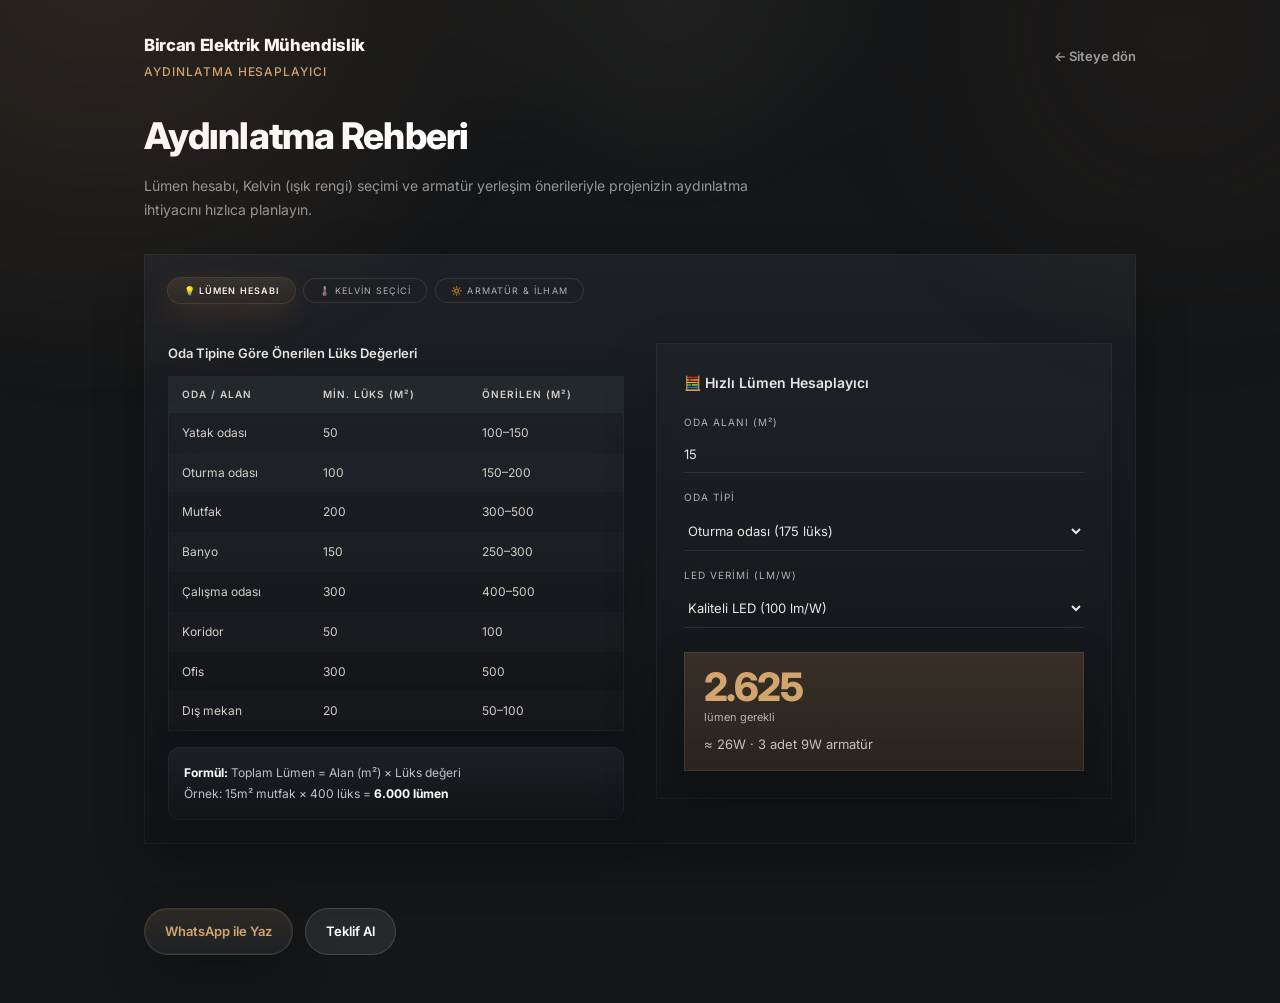
<file: aydinlatma/index.html>
<!DOCTYPE html>
<html lang="tr">
<head>
<meta charset="UTF-8">
<meta name="viewport" content="width=device-width, initial-scale=1.0">
<meta name="description" content="Lümen hesabı, Kelvin (ışık rengi) seçimi ve armatür yerleşim önerileri — Bircan Elektrik Mühendislik aydınlatma hesaplayıcısı.">
<meta name="robots" content="index, follow">
<link rel="canonical" href="https://bircanelektrik.com.tr/aydinlatma/">
<link rel="preconnect" href="https://fonts.googleapis.com">
<link rel="preconnect" href="https://fonts.gstatic.com" crossorigin>
<title>Aydınlatma Hesaplayıcı — Bircan Elektrik Mühendislik</title>
<link rel="stylesheet" href="../css/style.css">
<script src="../js/protect.js"></script>
<style>
  body{background:var(--black);}
  .ayd-header{max-width:1040px;margin:0 auto;padding:2rem 1.5rem 0;display:flex;align-items:center;justify-content:space-between;gap:1rem;flex-wrap:wrap;}
  .ayd-brand{font-family:var(--font-display,'Archivo',sans-serif);font-weight:800;color:#fff;font-size:1.05rem;letter-spacing:-0.02em;}
  .ayd-brand span{display:block;font-family:var(--font-body,'Inter',sans-serif);font-weight:500;font-size:12px;color:var(--gold);letter-spacing:.08em;text-transform:uppercase;margin-top:2px;}
  .ayd-back{color:rgba(255,255,255,0.6);text-decoration:none;font-size:13px;font-weight:600;}
  .ayd-back:hover{color:var(--gold);}
  .ayd-wrap{max-width:1040px;margin:0 auto;padding:1.5rem 1.5rem 4rem;}
  .ayd-title{color:#fff;font-family:var(--font-display,'Archivo',sans-serif);font-weight:800;font-size:clamp(1.6rem,3vw,2.3rem);letter-spacing:-0.02em;margin-bottom:.5rem;}
  .ayd-sub{color:rgba(255,255,255,0.55);font-size:14px;line-height:1.7;margin-bottom:2rem;max-width:640px;}
  .ayd-footer{max-width:1040px;margin:0 auto;padding:0 1.5rem 3rem;display:flex;gap:12px;flex-wrap:wrap;}
  .ayd-cta{display:flex;align-items:center;gap:8px;padding:12px 20px;border-radius:99px;text-decoration:none;font-size:13px;font-weight:600;}
  .ayd-cta--primary{background:var(--gold);color:#fff;}
  .ayd-cta--secondary{background:rgba(255,255,255,0.08);color:#fff;border:1px solid rgba(255,255,255,0.15);}
</style>
</head>
<body>

<div class="ayd-header">
  <div class="ayd-brand">Bircan Elektrik Mühendislik<span>Aydınlatma Hesaplayıcı</span></div>
  <a class="ayd-back" href="https://bircanelektrik.com.tr/#hizmetler">← Siteye dön</a>
</div>

<div class="ayd-wrap">
  <h1 class="ayd-title">Aydınlatma Rehberi</h1>
  <p class="ayd-sub">Lümen hesabı, Kelvin (ışık rengi) seçimi ve armatür yerleşim önerileriyle projenizin aydınlatma ihtiyacını hızlıca planlayın.</p>

  <div class="cat-inner">
    <div style="display:flex;flex-wrap:wrap;gap:8px;margin-bottom:1.5rem;">
      <button class="tkbtn active" data-tab="lumen">💡 Lümen Hesabı</button>
      <button class="tkbtn" data-tab="kelvin">🌡️ Kelvin Seçici</button>
      <button class="tkbtn" data-tab="arma">🔆 Armatür & İlham</button>
    </div>

    <!-- Lümen -->
    <div class="tab-panel active" id="tab-lumen">
      <div class="lumen-grid">
        <div>
          <div style="font-size:13px;font-weight:600;margin-bottom:12px;color:var(--on-surface,#fff);">Oda Tipine Göre Önerilen Lüks Değerleri</div>
          <div class="lumen-table">
            <table>
              <thead><tr><th>Oda / Alan</th><th>Min. Lüks (m²) </th><th>Önerilen (m²) </th></tr></thead>
              <tbody>
                <tr><td>Yatak odası</td><td>50</td><td>100–150</td></tr>
                <tr><td>Oturma odası</td><td>100</td><td>150–200</td></tr>
                <tr><td>Mutfak</td><td>200</td><td>300–500</td></tr>
                <tr><td>Banyo</td><td>150</td><td>250–300</td></tr>
                <tr><td>Çalışma odası</td><td>300</td><td>400–500</td></tr>
                <tr><td>Koridor</td><td>50</td><td>100</td></tr>
                <tr><td>Ofis</td><td>300</td><td>500</td></tr>
                <tr><td>Dış mekan</td><td>20</td><td>50–100</td></tr>
              </tbody>
            </table>
          </div>
          <div style="margin-top:1rem;background:rgba(255,255,255,0.06);border-radius:var(--radius);padding:1rem;font-size:12px;color:rgba(255,255,255,0.6);line-height:1.7;">
            <strong style="color:#fff;">Formül:</strong> Toplam Lümen = Alan (m²) × Lüks değeri<br>
            Örnek: 15m² mutfak × 400 lüks = <strong style="color:#fff;">6.000 lümen</strong>
          </div>
        </div>
        <div class="lumen-calc">
          <div style="font-size:14px;font-weight:600;margin-bottom:1.25rem;color:var(--on-surface,#fff);">🧮 Hızlı Lümen Hesaplayıcı</div>
          <label>Oda alanı (m²)</label>
          <input type="number" id="lm-area" value="15" min="1" max="500">
          <label>Oda tipi</label>
          <select id="lm-type">
            <option value="125">Yatak odası (125 lüks)</option>
            <option value="175" selected>Oturma odası (175 lüks)</option>
            <option value="400">Mutfak (400 lüks)</option>
            <option value="275">Banyo (275 lüks)</option>
            <option value="450">Çalışma odası (450 lüks)</option>
            <option value="100">Koridor (100 lüks)</option>
            <option value="500">Ofis (500 lüks)</option>
          </select>
          <label>LED verimi (lm/W)</label>
          <select id="lm-eff">
            <option value="80">Standart LED (80 lm/W)</option>
            <option value="100" selected>Kaliteli LED (100 lm/W)</option>
            <option value="130">Premium LED (130 lm/W)</option>
          </select>
          <div class="lumen-result">
            <div class="lumen-result-num" id="lm-result">2.625</div>
            <div class="lumen-result-label">lümen gerekli</div>
            <div style="margin-top:8px;font-size:13px;color:rgba(255,255,255,0.7);">≈ <span id="lm-watt">26</span>W · <span id="lm-count">3</span> adet 9W armatür</div>
          </div>
        </div>
      </div>
    </div>

    <!-- Kelvin -->
    <div class="tab-panel" id="tab-kelvin">
      <div style="max-width:680px;margin:0 auto;">
        <div class="kelvin-display">
          <div class="kelvin-swatch" id="kv-swatch"></div>
          <div class="kelvin-value" id="kv-val">3000K</div>
          <div class="kelvin-name" id="kv-name">Sıcak Beyaz — Oturma odası, yatak odası</div>
        </div>
        <div style="padding:0 8px;">
          <div class="kelvin-track" id="kv-track"><div class="kelvin-knob" id="kv-knob"></div></div>
          <div class="kelvin-labels"><span>1000K</span><span>2000K</span><span>3000K</span><span>4000K</span><span>5000K</span><span>6000K</span><span>7000K</span></div>
        </div>
        <div class="kelvin-examples">
          <div class="kelvin-ex" data-kelvin="1800"><div class="kelvin-ex-dot" style="background:#ff7000;"></div><div class="kelvin-ex-val">1800K</div><div class="kelvin-ex-room">Mum ışığı</div></div>
          <div class="kelvin-ex" data-kelvin="2700"><div class="kelvin-ex-dot" style="background:#ffb347;"></div><div class="kelvin-ex-val">2700K</div><div class="kelvin-ex-room">Yatak & oturma</div></div>
          <div class="kelvin-ex" data-kelvin="3000"><div class="kelvin-ex-dot" style="background:#ffd27f;"></div><div class="kelvin-ex-val">3000K</div><div class="kelvin-ex-room">Oturma & vitrin</div></div>
          <div class="kelvin-ex" data-kelvin="4000"><div class="kelvin-ex-dot" style="background:#f0f4ff;border:1px solid #dde;"></div><div class="kelvin-ex-val">4000K</div><div class="kelvin-ex-room">Mutfak & banyo</div></div>
          <div class="kelvin-ex" data-kelvin="5000"><div class="kelvin-ex-dot" style="background:#e0eaff;border:1px solid #ccd;"></div><div class="kelvin-ex-val">5000K</div><div class="kelvin-ex-room">Ofis & çalışma</div></div>
          <div class="kelvin-ex" data-kelvin="6500"><div class="kelvin-ex-dot" style="background:#bbd0ff;border:1px solid #aac;"></div><div class="kelvin-ex-val">6500K</div><div class="kelvin-ex-room">Gün ışığı</div></div>
        </div>
      </div>
    </div>

    <!-- Armatür -->
    <div class="tab-panel" id="tab-arma">
      <div style="background:rgba(184,150,62,0.1);border:1px solid rgba(184,150,62,0.25);border-radius:var(--radius);padding:1rem 1.5rem;margin-bottom:1.5rem;font-size:13px;color:#e2c98a;line-height:1.7;">
        ✦ Elektriği sadece bir ihtiyaç değil, bir tasarım öğesi olarak kullanıyoruz.
      </div>
      <div class="arma-grid">
        <div class="arma-card"><div class="arma-head"><span class="arma-icon">🪟</span><span class="arma-title">Wall Washing</span></div><div class="arma-body"><p>Duvar yüzeyini tepeden tabana ışıkla kaplayan teknik. Taş duvarın, tuğlanın karakterini ancak doğru açıyla görebilirsiniz.</p><div class="arma-tip">💡 Armatürü duvardan 30–40 cm, tavana 15–20 cm yakın konumlandırın. 15–25° spot tercih edin.</div><div style="margin-top:10px;"><span class="arma-tag">Taş duvar</span><span class="arma-tag">Merdiven</span><span class="arma-tag">Giriş holü</span></div></div></div>
        <div class="arma-card"><div class="arma-head"><span class="arma-icon">↕️</span><span class="arma-title">Dikey Çıta & Gizli LED</span></div><div class="arma-body"><p>Dikey hatlar ve çıta arası LED, mekanın tavan boyunu daha yüksek gösterir. Profil arkasına gizlenen şerit ışık.</p><div class="arma-tip">💡 3000K sıcak ton. Çıtalar arası 8–12 cm. Difüzer profil kullanın.</div><div style="margin-top:10px;"><span class="arma-tag">TV ünitesi</span><span class="arma-tag">Koridor</span><span class="arma-tag">Yatak başlığı</span></div></div></div>
        <div class="arma-card"><div class="arma-head"><span class="arma-icon">🍳</span><span class="arma-title">Katmanlı Mutfak</span></div><div class="arma-body"><p>Tezgah altı çalışma ışığı + dolap üstü yansıma. Doğru elektrik projesiyle sıradan mutfak şık mekana dönüşür.</p><div class="arma-tip">💡 Tezgah: 4000K, min 500 lm/m. Dolap altı: 2700–3000K.</div><div style="margin-top:10px;"><span class="arma-tag">Tezgah altı</span><span class="arma-tag">Ada</span><span class="arma-tag">Dolap içi</span></div></div></div>
        <div class="arma-card"><div class="arma-head"><span class="arma-icon">🌿</span><span class="arma-title">Dış Mekan Atmosferi</span></div><div class="arma-body"><p>Sıcak tonlar ve stratejik yerleşim ile dış mekanları dört mevsim yaşayan alanlara dönüştürün.</p><div class="arma-tip">💡 IP65+ armatür zorunlu. Zemin spotları: 10–15W. 2700K step ışığı.</div><div style="margin-top:10px;"><span class="arma-tag">Bahçe</span><span class="arma-tag">Veranda</span><span class="arma-tag">IP65+</span></div></div></div>
        <div class="arma-card"><div class="arma-head"><span class="arma-icon">🔵</span><span class="arma-title">Tavan Yüzdürme</span></div><div class="arma-body"><p>Gizli karniyer LED ile alçak tavanlar daha yüksek görünür. Tavan "yüzer", mekan gerçek boyutunun ötesinde hissettirır.</p><div class="arma-tip">💡 Tavandan 10–15 cm aşağı monte. 2700–3000K difüz şerit.</div><div style="margin-top:10px;"><span class="arma-tag">Karniyer</span><span class="arma-tag">Asma tavan</span></div></div></div>
        <div class="arma-card" style="background:var(--black);border-color:var(--black);"><div style="padding:1.75rem;"><div style="font-size:11px;letter-spacing:.1em;text-transform:uppercase;color:var(--gold);margin-bottom:8px;">Projeniz için</div><div style="font-size:1.1rem;font-weight:700;color:var(--white);margin-bottom:8px;">Hayalinizdeki atmosferi birlikte planlayalım</div><div style="font-size:13px;color:rgba(255,255,255,0.5);margin-bottom:1.25rem;line-height:1.7;">Aydınlatma senaryoları ve teknik uygulama için ulaşın.</div><a href="tel:+905340140949" style="display:flex;align-items:center;justify-content:center;gap:8px;background:var(--gold);color:var(--white);border-radius:99px;padding:10px 18px;text-decoration:none;font-size:13px;font-weight:600;">📞 Hemen Ara</a></div></div>
      </div>
    </div>
  </div>
</div>

<div class="ayd-footer">
  <a class="ayd-cta ayd-cta--primary" href="https://wa.me/905340140949?text=Merhaba%2C%20ayd%C4%B1nlatma%20projesi%20i%C3%A7in%20bilgi%20almak%20istiyorum." target="_blank" rel="noopener">WhatsApp ile Yaz</a>
  <a class="ayd-cta ayd-cta--secondary" href="https://bircanelektrik.com.tr/#teklif">Teklif Al</a>
</div>

<script src="aydinlatma.js"></script>
</body>
</html>
</file>
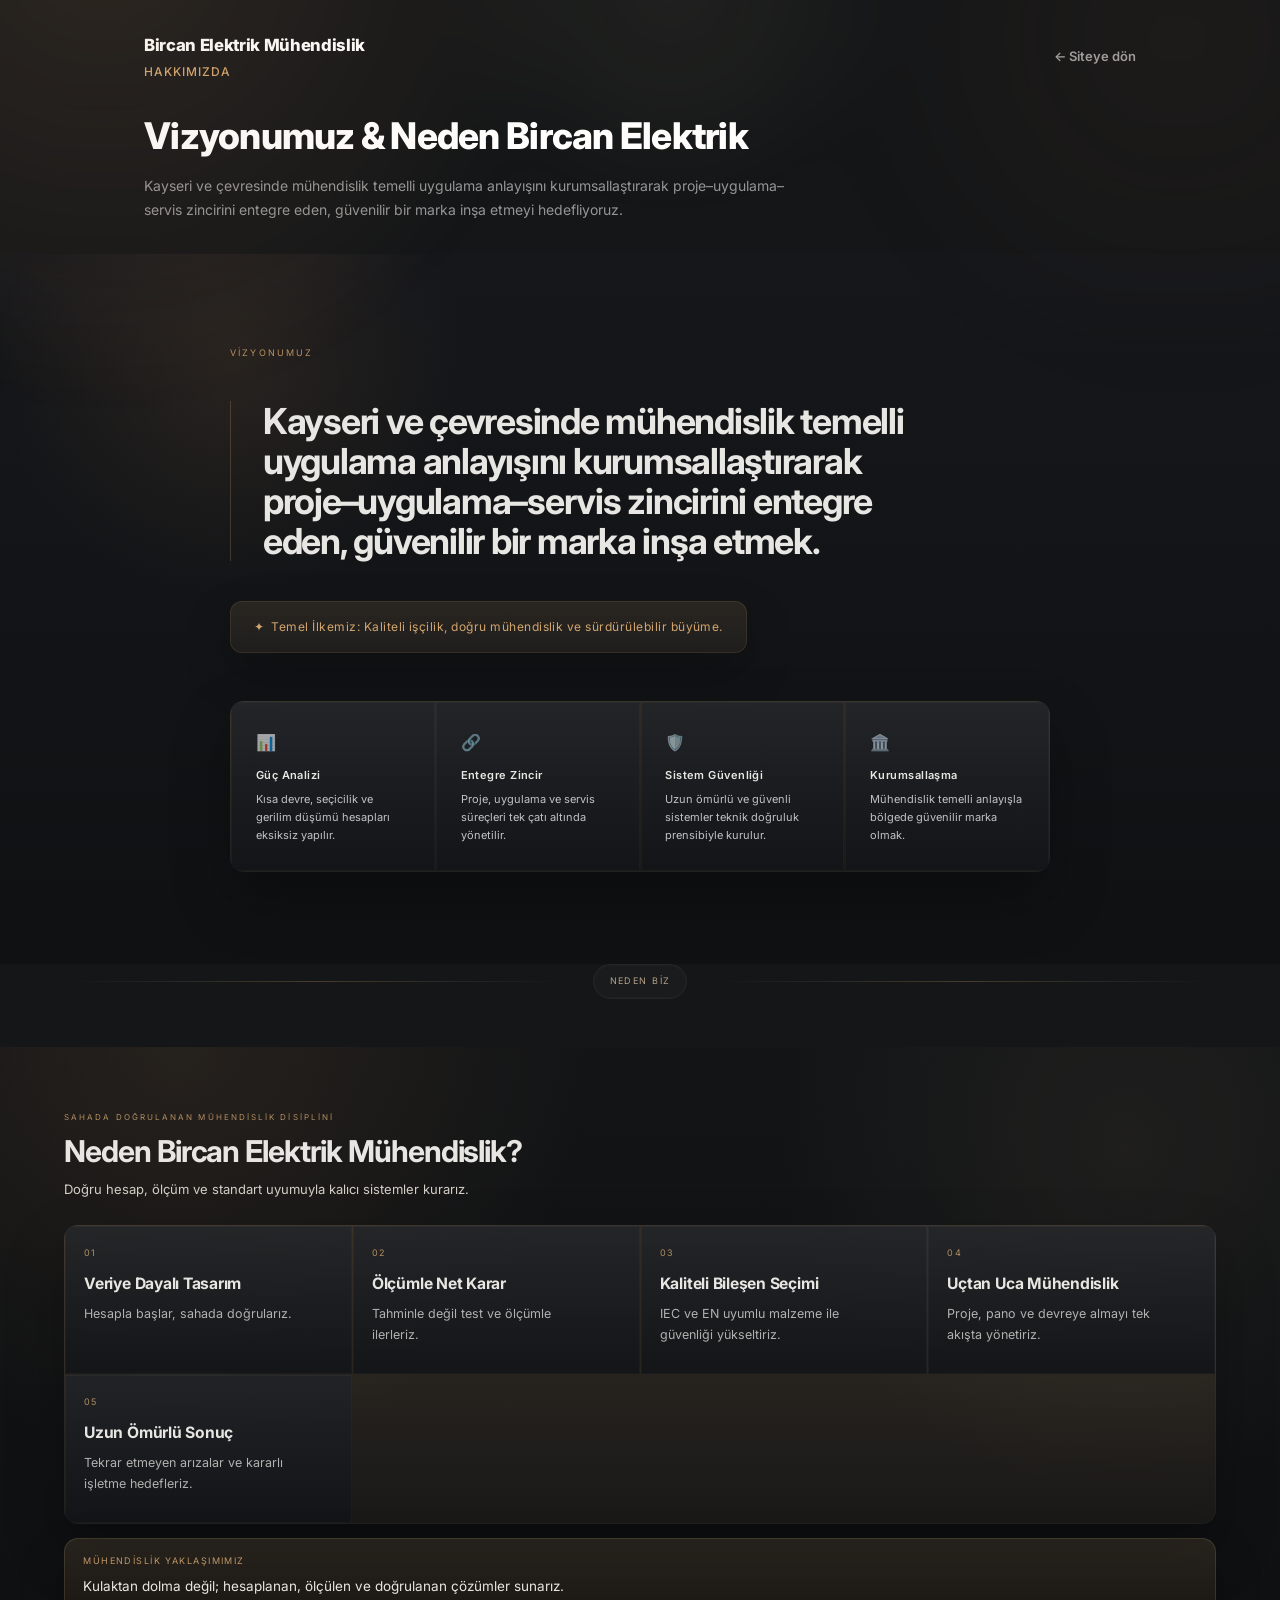
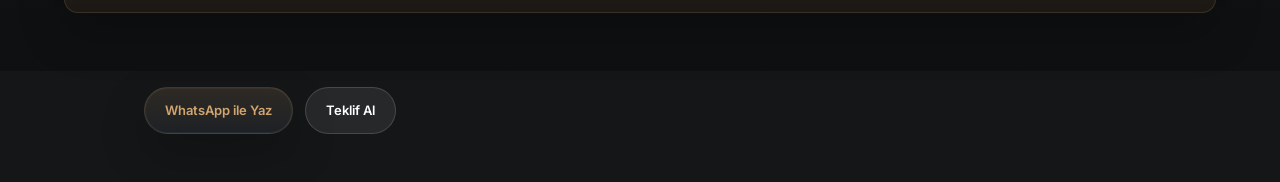
<file: hakkimizda/index.html>
<!DOCTYPE html>
<html lang="tr">
<head>
<meta charset="UTF-8">
<meta name="viewport" content="width=device-width, initial-scale=1.0">
<meta name="description" content="Bircan Elektrik Mühendislik'in vizyonu ve mühendislik yaklaşımı — Kayseri ve çevresinde proje, uygulama ve servisi tek çatıda birleştiren mühendislik temelli bir marka.">
<meta name="robots" content="index, follow">
<link rel="canonical" href="https://bircanelektrik.com.tr/hakkimizda/">
<link rel="preconnect" href="https://fonts.googleapis.com">
<link rel="preconnect" href="https://fonts.gstatic.com" crossorigin>
<title>Hakkımızda — Vizyon &amp; Neden Bircan Elektrik | Bircan Elektrik Mühendislik</title>
<link rel="stylesheet" href="../css/style.css">
<script src="../js/protect.js"></script>
<style>
  body{background:var(--black);}
  .hk-header{max-width:1040px;margin:0 auto;padding:2rem 1.5rem 0;display:flex;align-items:center;justify-content:space-between;gap:1rem;flex-wrap:wrap;}
  .hk-brand{font-family:var(--font-display,'Archivo',sans-serif);font-weight:800;color:#fff;font-size:1.05rem;letter-spacing:-0.02em;}
  .hk-brand span{display:block;font-family:var(--font-body,'Inter',sans-serif);font-weight:500;font-size:12px;color:var(--gold);letter-spacing:.08em;text-transform:uppercase;margin-top:2px;}
  .hk-back{color:rgba(255,255,255,0.6);text-decoration:none;font-size:13px;font-weight:600;}
  .hk-back:hover{color:var(--gold);}
  .hk-wrap{max-width:1040px;margin:0 auto;padding:1.5rem 1.5rem 1rem;}
  .hk-title{color:#fff;font-family:var(--font-display,'Archivo',sans-serif);font-weight:800;font-size:clamp(1.6rem,3vw,2.3rem);letter-spacing:-0.02em;margin-bottom:.5rem;}
  .hk-sub{color:rgba(255,255,255,0.55);font-size:14px;line-height:1.7;margin-bottom:1rem;max-width:640px;}
  .hk-footer{max-width:1040px;margin:0 auto;padding:1rem 1.5rem 3rem;display:flex;gap:12px;flex-wrap:wrap;}
  .hk-cta{display:flex;align-items:center;gap:8px;padding:12px 20px;border-radius:99px;text-decoration:none;font-size:13px;font-weight:600;}
  .hk-cta--primary{background:var(--gold);color:#fff;}
  .hk-cta--secondary{background:rgba(255,255,255,0.08);color:#fff;border:1px solid rgba(255,255,255,0.15);}
</style>
</head>
<body>

<div class="hk-header">
  <div class="hk-brand">Bircan Elektrik Mühendislik<span>Hakkımızda</span></div>
  <a class="hk-back" href="https://bircanelektrik.com.tr/#hizmetler">← Siteye dön</a>
</div>

<div class="hk-wrap">
  <h1 class="hk-title">Vizyonumuz &amp; Neden Bircan Elektrik</h1>
  <p class="hk-sub">Kayseri ve çevresinde mühendislik temelli uygulama anlayışını kurumsallaştırarak proje–uygulama–servis zincirini entegre eden, güvenilir bir marka inşa etmeyi hedefliyoruz.</p>
</div>

<section id="vizyon">
  <div class="vizyon-inner">
    <div class="vizyon-label">Vizyonumuz</div>
    <div class="vizyon-quote">
      Kayseri ve çevresinde mühendislik temelli uygulama anlayışını kurumsallaştırarak
      proje–uygulama–servis zincirini entegre eden, güvenilir bir marka inşa etmek.
    </div>
    <div class="vizyon-ilke">✦ &nbsp;Temel İlkemiz: Kaliteli işçilik, doğru mühendislik ve sürdürülebilir büyüme.</div>
    <div class="vizyon-pillars">
      <!-- Pillar 1 -->
      <div class="pillar">
        <div class="pillar-icon">📊</div>
        <div class="pillar-title">Güç Analizi</div>
        <div class="pillar-desc">Kısa devre, seçicilik ve gerilim düşümü hesapları eksiksiz yapılır.</div>
      </div>
      <!-- Pillar 2 -->
      <div class="pillar">
        <div class="pillar-icon">🔗</div>
        <div class="pillar-title">Entegre Zincir</div>
        <div class="pillar-desc">Proje, uygulama ve servis süreçleri tek çatı altında yönetilir.</div>
      </div>
      <!-- Pillar 3 -->
      <div class="pillar">
        <div class="pillar-icon">🛡️</div>
        <div class="pillar-title">Sistem Güvenliği</div>
        <div class="pillar-desc">Uzun ömürlü ve güvenli sistemler teknik doğruluk prensibiyle kurulur.</div>
      </div>
      <!-- Pillar 4 -->
      <div class="pillar">
        <div class="pillar-icon">🏛️</div>
        <div class="pillar-title">Kurumsallaşma</div>
        <div class="pillar-desc">Mühendislik temelli anlayışla bölgede güvenilir marka olmak.</div>
      </div>
    </div>
  </div>
</section>

<div class="section-divider"><hr><span>Neden Biz</span><hr></div>
<section id="neden-biz">
  <div class="neden-label">Sahada Doğrulanan Mühendislik Disiplini</div>
  <h2>Neden Bircan Elektrik Mühendislik?</h2>
  <p>Doğru hesap, ölçüm ve standart uyumuyla kalıcı sistemler kurarız.</p>

  <div class="neden-grid">
    <article class="neden-card">
      <div class="neden-card-no">01</div>
      <h3>Veriye Dayalı Tasarım</h3>
      <p>Hesapla başlar, sahada doğrularız.</p>
    </article>
    <article class="neden-card">
      <div class="neden-card-no">02</div>
      <h3>Ölçümle Net Karar</h3>
      <p>Tahminle değil test ve ölçümle ilerleriz.</p>
    </article>
    <article class="neden-card">
      <div class="neden-card-no">03</div>
      <h3>Kaliteli Bileşen Seçimi</h3>
      <p>IEC ve EN uyumlu malzeme ile güvenliği yükseltiriz.</p>
    </article>
    <article class="neden-card">
      <div class="neden-card-no">04</div>
      <h3>Uçtan Uca Mühendislik</h3>
      <p>Proje, pano ve devreye almayı tek akışta yönetiriz.</p>
    </article>
    <article class="neden-card">
      <div class="neden-card-no">05</div>
      <h3>Uzun Ömürlü Sonuç</h3>
      <p>Tekrar etmeyen arızalar ve kararlı işletme hedefleriz.</p>
    </article>
  </div>

  <div class="neden-final">
    <div class="neden-final-label">Mühendislik Yaklaşımımız</div>
    <p>Kulaktan dolma değil; hesaplanan, ölçülen ve doğrulanan çözümler sunarız.</p>
  </div>
</section>

<div class="hk-footer">
  <a class="hk-cta hk-cta--primary" href="https://wa.me/905340140949?text=Merhaba%2C%20projem%20hakk%C4%B1nda%20bilgi%20almak%20istiyorum." target="_blank" rel="noopener">WhatsApp ile Yaz</a>
  <a class="hk-cta hk-cta--secondary" href="https://bircanelektrik.com.tr/#teklif">Teklif Al</a>
</div>

</body>
</html>
</file>
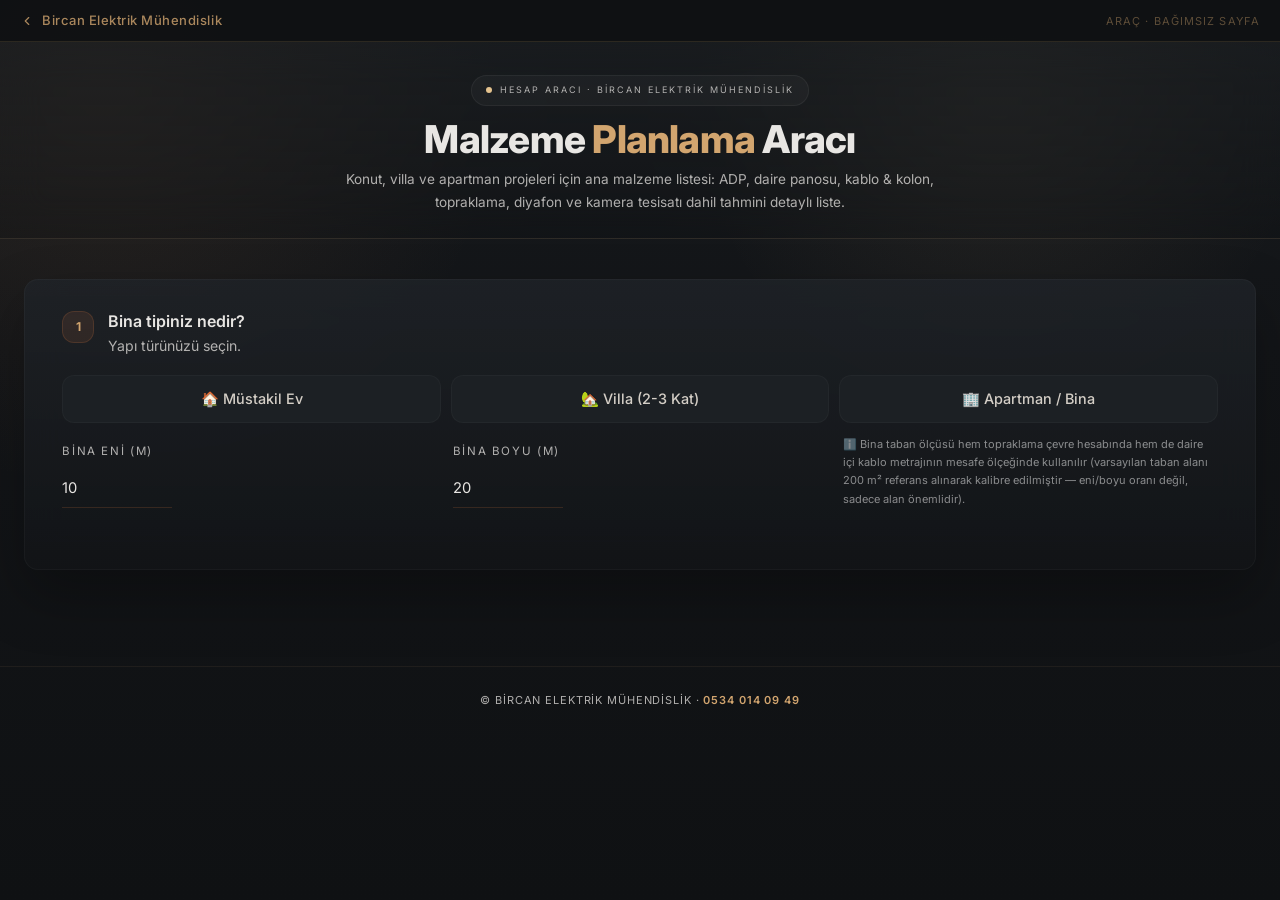
<file: mpa/index.html>
<!DOCTYPE html>
<html lang="tr">
<head>
<meta charset="UTF-8">
<meta name="viewport" content="width=device-width,initial-scale=1.0">
<title>Malzeme Planlama Aracı — Bircan Elektrik Mühendislik</title>
<meta name="description" content="Konut, villa ve apartman projeleri için detaylı malzeme listesi planlama aracı. ADP, daire panosu, kablo, kolon ve topraklama hesabı.">
<meta name="robots" content="noindex,nofollow">

<link rel="preconnect" href="https://fonts.googleapis.com">
<link rel="preconnect" href="https://fonts.gstatic.com" crossorigin>
<link href="https://fonts.googleapis.com/css2?family=Inter:wght@400;500;600;700;800;900&display=swap" rel="stylesheet">
<script src="jspdf.umd.min.js"></script>

<style>
/* ── ROOT TEMA (orijinal Bircan Elektrik teması) ── */
:root{
  --font-body:'Inter','Segoe UI',Arial,sans-serif;
  --font-display:'Inter','Segoe UI',Arial,sans-serif;
  --surface-dim:#0f1113;--surface:#141618;--surface-low:#171a1d;
  --surface-mid:#1c2024;--surface-high:#23282d;--surface-highest:#2c3238;
  --primary:#d2a56f;--primary-bright:#e5c38f;--primary-deep:#8c5b36;
  --primary-muted:rgba(210,165,111,0.12);
  --primary-gradient:linear-gradient(135deg,#e3be87 0%,#c88b57 48%,#8c5b36 100%);
  --on-primary:#1d140a;
  --on-surface:#e8e6e3;--on-surface-variant:#d4cec6;
  --on-surface-muted:rgba(232,230,227,0.74);
  --ghost:rgba(210,165,111,0.09);--ghost-strong:rgba(210,165,111,0.16);
  --panel-border:rgba(210,165,111,0.14);
  --error:#d3a095;--success:#a9bb9d;
  --radius:12px;
  --shadow-soft:0 20px 48px rgba(0,0,0,0.22);
  --shadow-panel:0 26px 58px rgba(0,0,0,0.28),inset 0 0 0 1px rgba(255,255,255,0.03);
  --gray:#bfc3c7;--gray-light:rgba(232,230,227,0.1);--gold:#d2a56f;
  --black:#141618;
}

*,*::before,*::after{box-sizing:border-box;margin:0;padding:0}
html{scroll-behavior:smooth}
::selection{background:rgba(210,165,111,0.26);color:var(--on-surface)}

body{
  font-family:var(--font-body);
  background:
    radial-gradient(circle at 8% 10%,rgba(200,139,87,0.11) 0%,transparent 28%),
    radial-gradient(circle at 78% 12%,rgba(229,195,143,0.08) 0%,transparent 24%),
    linear-gradient(180deg,#171a1d 0%,#131518 38%,#0f1113 100%);
  color:var(--on-surface);
  min-height:100vh;
  -webkit-font-smoothing:antialiased;
  line-height:1.65;
  overflow-x:hidden;
}

body::before{
  content:'';position:fixed;inset:0;z-index:0;pointer-events:none;
  background-image:url("data:image/svg+xml,%3Csvg viewBox='0 0 200 200' xmlns='http://www.w3.org/2000/svg'%3E%3Cfilter id='n'%3E%3CfeTurbulence type='fractalNoise' baseFrequency='0.85' numOctaves='4' stitchTiles='stitch'/%3E%3C/filter%3E%3Crect width='100%25' height='100%25' filter='url(%23n)' opacity='0.04'/%3E%3C/svg%3E");
  background-size:200px;opacity:0.18;mix-blend-mode:soft-light;
}

/* ── HEADER ── */
.tool-header{
  position:relative;z-index:2;
  padding:2rem 2rem 1.5rem;
  text-align:center;
  border-bottom:1px solid rgba(210,165,111,0.12);
  background:linear-gradient(180deg,rgba(26,29,32,0.6) 0%,rgba(15,17,19,0.3) 100%);
  backdrop-filter:blur(20px);
  -webkit-backdrop-filter:blur(20px);
}
.tool-badge{
  display:inline-flex;align-items:center;gap:8px;
  font-size:9px;letter-spacing:0.22em;text-transform:uppercase;
  padding:7px 14px;margin-bottom:0.85rem;border-radius:99px;
  background:rgba(255,255,255,0.03);
  border:1px solid rgba(255,255,255,0.05);
  color:var(--on-surface-muted);
}
.tool-badge span{
  width:6px;height:6px;border-radius:50%;
  background:var(--primary-bright);display:inline-block;
  animation:pulse 2.8s infinite;
}
@keyframes pulse{0%,100%{opacity:1;box-shadow:0 0 0 0 rgba(229,195,143,0.34)}50%{opacity:.45;box-shadow:0 0 0 7px rgba(229,195,143,0)}}

.tool-title{
  font-weight:800;
  font-size:clamp(1.6rem,3.5vw,2.4rem);
  letter-spacing:-0.02em;line-height:1.05;
  margin-bottom:0.5rem;
  color:var(--on-surface);
}
.tool-title .accent{color:var(--primary);}
.tool-sub{
  font-size:clamp(.85rem,1vw,.95rem);
  color:var(--on-surface-muted);
  max-width:640px;margin:0 auto;line-height:1.7;
}

/* ── ANA İÇERİK ── */
.tool-wrap{
  position:relative;z-index:2;
  max-width:1280px;margin:0 auto;
  padding:2.5rem 1.5rem 4rem;
}

.tool-panel{
  background:linear-gradient(180deg,rgba(31,35,40,0.82) 0%,rgba(18,20,23,0.92) 100%);
  border-radius:calc(var(--radius) + 2px);
  padding:2rem clamp(1rem,3vw,2.5rem);
  box-shadow:var(--shadow-panel);
  backdrop-filter:blur(18px) saturate(1.08);
  -webkit-backdrop-filter:blur(18px) saturate(1.08);
}

/* ── ADIM YAPILARI ── */
.mlz-step{margin-bottom:clamp(1.75rem,2.4vw,2.4rem)}
.mlz-step-header{display:flex;align-items:flex-start;gap:14px;margin-bottom:1.1rem}
.mlz-step-header>div:last-child{flex:1;min-width:0}
.mlz-step-num{
  width:clamp(32px,2.4vw,40px);height:clamp(32px,2.4vw,40px);
  background:rgba(196,112,62,0.12);border-radius:12px;
  display:flex;align-items:center;justify-content:center;
  font-size:clamp(12px,0.95vw,14px);font-weight:700;color:var(--primary);
  flex-shrink:0;box-shadow:inset 0 0 0 1px rgba(196,112,62,0.2);
}
.mlz-step-title{
  font-size:clamp(1rem,1.1vw,1.15rem);font-weight:600;
  color:var(--on-surface);margin-bottom:4px;line-height:1.25;
}
.mlz-step-desc{
  font-size:clamp(.88rem,.94vw,1rem);
  color:var(--on-surface-muted);line-height:1.6;max-width:70ch;
}

/* ── BUTON GRUPLARI ── */
.mlz-tip-select,.mlz-hat-btns,.mlz-kat-btns,.mlz-toprak-btns,
.mlz-asan-btns,.mlz-diyafon-btns,.mlz-kam-btns,.mlz-kolon-btns,.mlz-net-btns,.mlz-om-btns{
  display:flex;flex-wrap:wrap;gap:10px;width:100%;
}
/* Malzeme listesinde grup başlığı satırı */
.mlz-grup-bas{display:block;font-size:10.5px;font-weight:800;letter-spacing:.09em;
  text-transform:uppercase;color:var(--gold);opacity:.85;padding:8px 0 2px;}
/* Sonuç akordiyonları */
.mlz-akr{background:var(--surface-mid);border-radius:12px;margin-bottom:10px;overflow:hidden;
  box-shadow:inset 0 0 0 1px rgba(255,255,255,0.04);}
.mlz-akr-bas{width:100%;display:flex;align-items:center;justify-content:space-between;gap:12px;
  background:none;border:none;cursor:pointer;padding:14px 16px;font-family:var(--font-body);
  font-size:13.5px;font-weight:700;color:var(--gold);text-align:left;line-height:1.35;}
.mlz-akr-bas:hover{background:rgba(212,175,55,0.07);}
.mlz-akr-ok{transition:transform .22s;font-size:12px;opacity:.7;flex-shrink:0;}
.mlz-akr.acik .mlz-akr-ok{transform:rotate(180deg);}
.mlz-akr-ic{display:none;padding:0 12px 8px;}
.mlz-akr.acik .mlz-akr-ic{display:block;}
/* Senaryo kaydet / geri yükle paneli */
.mlz-sen-btn{
  flex:1 1 160px;min-height:42px;border:none;border-radius:var(--radius);
  background:var(--surface-mid);color:var(--on-surface-variant);cursor:pointer;
  font-family:var(--font-body);font-size:13px;font-weight:600;padding:10px 14px;
  box-shadow:inset 0 0 0 1px rgba(255,255,255,0.03);transition:background .2s;
}
.mlz-sen-btn:hover{background:rgba(212,175,55,0.16);color:var(--gold);}
.mlz-sen-alan{
  width:100%;min-height:200px;box-sizing:border-box;resize:vertical;
  background:rgba(0,0,0,0.3);color:var(--on-surface-variant,#ddd);
  border:1px solid rgba(255,255,255,0.08);border-radius:10px;padding:12px 14px;
  font-family:ui-monospace,SFMono-Regular,Menlo,Consolas,monospace;
  font-size:11.5px;line-height:1.55;white-space:pre;
}
.mlz-sen-alan:focus{outline:none;border-color:rgba(212,175,55,0.45);}
.mlz-sen-kayit{
  display:flex;align-items:center;justify-content:space-between;gap:10px;flex-wrap:wrap;
  background:var(--surface-mid);border-radius:9px;padding:9px 12px;margin-bottom:7px;
}
.mlz-sen-kayit-ad{font-size:12.5px;font-weight:600;color:var(--on-surface-variant,#ddd);}
.mlz-sen-kayit-alt{font-size:11px;color:var(--gray);margin-top:2px;}
.mlz-sen-kayit-btn{display:flex;gap:6px;}
.mlz-sen-kayit-btn button{
  border:none;border-radius:6px;padding:6px 11px;cursor:pointer;
  font-family:var(--font-body);font-size:11.5px;font-weight:600;
  background:rgba(212,175,55,0.14);color:var(--gold);
}
.mlz-sen-kayit-btn button.sil{background:rgba(255,90,90,0.14);color:#ff8f8f;}
/* Yardım butonu (giriş alanı altında) */
.mlz-yardim-btn{
  display:inline-block;margin-top:6px;padding:4px 10px;border:none;border-radius:6px;
  background:rgba(212,175,55,0.14);color:var(--gold);font-family:var(--font-body);
  font-size:11px;font-weight:600;cursor:pointer;transition:background .2s;
}
.mlz-yardim-btn:hover{background:rgba(212,175,55,0.26);}
/* Modal */
.mlz-modal-ovl{
  position:fixed;inset:0;z-index:9999;background:rgba(0,0,0,0.72);
  display:flex;align-items:center;justify-content:center;padding:16px;
  -webkit-backdrop-filter:blur(3px);backdrop-filter:blur(3px);
}
.mlz-modal{
  background:var(--surface,#15161a);border-radius:14px;max-width:620px;width:100%;
  max-height:86vh;overflow:auto;box-shadow:0 20px 60px rgba(0,0,0,0.6),inset 0 0 0 1px rgba(255,255,255,0.06);
}
.mlz-modal-head{
  display:flex;align-items:center;justify-content:space-between;gap:12px;
  padding:14px 18px;font-size:14px;font-weight:700;color:var(--gold);
  border-bottom:1px solid rgba(255,255,255,0.07);position:sticky;top:0;
  background:var(--surface,#15161a);
}
.mlz-modal-x{
  background:none;border:none;color:var(--gray);font-size:16px;cursor:pointer;
  padding:2px 6px;border-radius:6px;line-height:1;
}
.mlz-modal-x:hover{background:rgba(255,255,255,0.08);color:#fff;}
.mlz-modal-body{padding:14px 18px 18px;}
.mlz-motor-satir{
  display:flex;align-items:center;justify-content:space-between;gap:12px;flex-wrap:wrap;
  padding:11px 12px;border-radius:9px;background:var(--surface-mid);margin-bottom:9px;
}
.mlz-motor-bilgi{flex:1 1 220px;min-width:0;}
.mlz-motor-ad{font-size:13px;font-weight:600;color:var(--on-surface-variant,#ddd);}
.mlz-motor-alt{font-size:11px;color:var(--gray);margin-top:2px;}
.mlz-motor-sec{display:flex;gap:7px;flex-shrink:0;}
.mlz-motor-sec button{
  border:none;border-radius:7px;padding:7px 12px;cursor:pointer;
  font-family:var(--font-body);font-size:12px;font-weight:600;
  background:rgba(212,175,55,0.14);color:var(--gold);transition:background .2s;
}
.mlz-motor-sec button:hover{background:rgba(212,175,55,0.3);}
/* Ortak mahal / harici pano giriş blokları */
.mlz-om-blok{background:var(--surface-mid);border-radius:var(--radius);padding:14px 16px;margin-bottom:12px;box-shadow:inset 0 0 0 1px rgba(255,255,255,0.03);}
.mlz-om-baslik{font-size:13px;font-weight:700;color:var(--gold);margin-bottom:10px;}
.mlz-om-grid{display:grid;grid-template-columns:repeat(auto-fit,minmax(150px,1fr));gap:12px 16px;}
.mlz-om-not{font-size:11px;color:var(--gray);margin-top:8px;line-height:1.5;}
.mlz-tip-btn,.mlz-hat-btn,.mlz-kat-btn,.mlz-toprak-btn,
.mlz-asan-btn,.mlz-diyafon-btn,.mlz-kam-btn,.mlz-kolon-btn,.mlz-net-btn,.mlz-opano-btn{
  display:flex;align-items:center;justify-content:center;
  flex:1 1 180px;min-width:min(100%,180px);min-height:48px;
  background:var(--surface-mid);border:none;border-radius:var(--radius);
  padding:12px 16px;font-size:clamp(.9rem,.98vw,.98rem);
  font-family:var(--font-body);font-weight:500;line-height:1.4;
  text-align:center;cursor:pointer;color:var(--on-surface-variant);
  white-space:normal;transition:all .25s;
  box-shadow:inset 0 0 0 1px rgba(255,255,255,0.03);
}
.mlz-tip-btn:hover,.mlz-hat-btn:hover,.mlz-kat-btn:hover,.mlz-toprak-btn:hover,
.mlz-asan-btn:hover,.mlz-diyafon-btn:hover,.mlz-kam-btn:hover,.mlz-kolon-btn:hover,.mlz-net-btn:hover,.mlz-opano-btn:hover{
  background:var(--surface-high);transform:translateY(-1px);
}
.mlz-tip-btn.active,.mlz-hat-btn.active,.mlz-kat-btn.active,.mlz-toprak-btn.active,
.mlz-asan-btn.active,.mlz-diyafon-btn.active,.mlz-kam-btn.active,.mlz-kolon-btn.active,.mlz-net-btn.active,.mlz-opano-btn.active{
  background:rgba(196,112,62,0.12);color:var(--primary);
  box-shadow:inset 0 0 0 1px rgba(196,112,62,0.25);
  background-image:linear-gradient(180deg,rgba(210,165,111,0.12) 0%,rgba(210,165,111,0.06) 100%);
}

/* ── INPUT VE FIELD ── */
.mlz-lbl{
  font-size:clamp(.72rem,.78vw,.82rem);
  letter-spacing:0.14em;text-transform:uppercase;
  color:var(--on-surface-muted);margin-bottom:8px;display:block;
}
.mlz-input-sm{
  background:transparent;border:none;
  border-bottom:1px solid rgba(196,112,62,0.2);
  padding:10px 0;font-size:clamp(.92rem,.98vw,1rem);
  color:var(--on-surface);font-family:inherit;
  width:min(100%,110px);
  transition:border-color .2s;
}
.mlz-input-sm:focus{outline:none;border-bottom-color:var(--primary);}
.mlz-field-grid{
  display:grid;grid-template-columns:repeat(auto-fit,minmax(220px,1fr));
  gap:16px;align-items:end;
}
.mlz-field-grid>div{min-width:0}

/* ── CİHAZ GRİD ── */
.mlz-cihaz-grid{display:grid;grid-template-columns:repeat(auto-fit,minmax(220px,1fr));gap:10px}
.mlz-cihaz-item{
  background:var(--surface-mid);border-radius:var(--radius);
  padding:12px 14px;font-size:clamp(.88rem,.94vw,.96rem);
  color:var(--on-surface-variant);cursor:pointer;
  display:flex;align-items:center;gap:9px;min-height:48px;line-height:1.4;
  transition:background .2s;
  box-shadow:inset 0 0 0 1px rgba(255,255,255,0.03);
}
.mlz-cihaz-item:hover{background:var(--surface-high)}
.mlz-cihaz-item input{flex-shrink:0}
.mlz-cihaz-w{
  font-size:clamp(.76rem,.82vw,.84rem);
  color:var(--primary);margin-left:auto;white-space:nowrap;
}

/* ── EKLE / HESAPLA BTN ── */
.mlz-ekle-btn,.mlz-hesapla{
  background:transparent;
  box-shadow:inset 0 0 0 1px var(--ghost-strong);
  border:none;border-radius:var(--radius);
  padding:12px 18px;font-size:clamp(.76rem,.82vw,.84rem);
  letter-spacing:0.12em;text-transform:uppercase;
  font-family:var(--font-body);cursor:pointer;
  color:var(--on-surface-variant);transition:all .3s;
}
.mlz-ekle-btn:hover,.mlz-hesapla:hover{
  background:rgba(196,112,62,0.08);color:var(--primary);
}
.mlz-hesapla{
  width:100%;font-size:clamp(.82rem,.9vw,.9rem);
  padding:14px;background:rgba(196,112,62,0.06);color:var(--primary);
}

/* ── DAİRE BLOK ── */
.mlz-daire-blok{
  background:var(--surface-mid);border-radius:var(--radius);
  margin-bottom:6px;box-shadow:inset 0 0 0 1px var(--ghost);
}
.mlz-daire-head{
  display:flex;align-items:center;justify-content:space-between;
  gap:12px;flex-wrap:wrap;padding:12px 14px;
}
.mlz-daire-head>div:first-child{
  display:flex;align-items:center;gap:10px;flex-wrap:wrap;flex:1 1 320px;
}
.mlz-daire-head select{
  background:var(--surface-high);color:var(--on-surface);
  border:1px solid rgba(196,112,62,0.2);border-radius:8px;
  padding:6px 10px;font-family:inherit;font-size:13px;cursor:pointer;
}
.mlz-daire-sil{
  background:rgba(212,149,138,0.08);border:none;border-radius:var(--radius);
  color:var(--error);cursor:pointer;padding:3px 8px;font-size:11px;
}

/* ── ODA KARTLARI ── */
.mlz-oda-grid{
  display:grid;grid-template-columns:repeat(auto-fit,minmax(240px,1fr));
  gap:10px;padding:10px;
}
.mlz-oda-card{
  background:var(--surface-high);border-radius:var(--radius);
  padding:14px 14px 14px 16px;position:relative;
  box-shadow:inset 0 0 0 1px rgba(255,255,255,0.03);
}
.mlz-oda-card-title{
  font-size:clamp(.95rem,1vw,1rem);font-weight:600;
  color:var(--on-surface);margin-bottom:10px;line-height:1.3;padding-right:24px;
}
.mlz-oda-row{
  display:flex;align-items:center;justify-content:space-between;
  gap:12px;margin-bottom:8px;
  font-size:clamp(.84rem,.9vw,.92rem);color:var(--on-surface-muted);
}
.mlz-oda-label{flex:1;min-width:0;line-height:1.4}
.mlz-pm{display:flex;align-items:center;gap:8px;flex-shrink:0}
.mlz-pm button{
  background:var(--surface-dim);border:none;border-radius:var(--radius);
  width:28px;height:28px;color:var(--on-surface-variant);cursor:pointer;
  font-size:15px;display:flex;align-items:center;justify-content:center;
  transition:background .2s;
}
.mlz-pm button:hover{background:var(--surface-highest);color:var(--primary)}
.mlz-pm span{
  font-size:clamp(.96rem,1vw,1rem);font-weight:600;
  color:var(--on-surface);min-width:24px;text-align:center;
}

/* ── SONUÇ ── */
.mlz-ozet-kutu{
  display:grid;grid-template-columns:repeat(auto-fit,minmax(150px,1fr));
  gap:1px;margin-bottom:18px;background:var(--ghost);
  border-radius:calc(var(--radius) + 2px);overflow:hidden;
  box-shadow:var(--shadow-panel);
}
.mlz-ozet-item{
  background:var(--surface-mid);padding:14px 12px;text-align:center;
}
.mlz-ozet-val{
  font-family:var(--font-display);
  font-size:clamp(1.45rem,2vw,1.9rem);font-weight:800;
  letter-spacing:-0.04em;color:var(--primary);line-height:1.05;word-break:break-word;
}
.mlz-ozet-lbl{
  font-size:clamp(.72rem,.76vw,.78rem);
  color:var(--on-surface-muted);letter-spacing:0.08em;line-height:1.4;
}

.mlz-sonuc-grup{margin-bottom:14px;overflow:hidden;border-radius:var(--radius)}
.mlz-sonuc-baslik{
  font-size:clamp(.78rem,.84vw,.86rem);font-weight:700;color:var(--primary);
  letter-spacing:0.08em;text-transform:uppercase;margin-bottom:8px;
}
.mlz-sonuc-tablo{width:100%;border-collapse:collapse;font-size:clamp(.92rem,.96vw,1rem)}
.mlz-sonuc-tablo td{
  padding:8px 10px;color:var(--on-surface-variant);
  vertical-align:top;word-break:break-word;
}
.mlz-sonuc-tablo tr:nth-child(even) td{background:rgba(255,255,255,0.015)}

.mlz-uyari{
  background:var(--surface-mid);border-radius:var(--radius);
  padding:12px 14px;font-size:clamp(.88rem,.94vw,.94rem);
  color:var(--on-surface-muted);line-height:1.65;margin-bottom:8px;
  box-shadow:inset 0 0 0 1px var(--ghost);
}
.mlz-uyari a{color:var(--primary);font-weight:700;text-decoration:none;}

.mlz-yasal{
  margin-top:10px;padding:1rem 1.25rem;
  background:var(--black);border-radius:var(--radius);
  font-size:11px;color:rgba(255,255,255,0.5);line-height:1.8;
}
.mlz-yasal strong{color:rgba(255,255,255,0.7);}

.mlz-teklif-btn{
  display:flex;align-items:center;justify-content:center;gap:8px;
  width:100%;margin-top:12px;padding:14px;
  background:var(--primary-gradient);border:none;border-radius:var(--radius);
  color:var(--on-primary);font-size:clamp(.78rem,.84vw,.86rem);
  letter-spacing:0.16em;text-transform:uppercase;font-family:var(--font-body);
  cursor:pointer;font-weight:600;
  transition:opacity .3s,box-shadow .3s,transform .3s;
  box-shadow:0 10px 28px rgba(140,91,54,0.24),0 0 0 1px rgba(229,195,143,0.16);
}
.mlz-teklif-btn:hover{
  opacity:.92;transform:translateY(-1px);
  box-shadow:0 14px 36px rgba(140,91,54,0.34),0 0 0 1px rgba(229,195,143,0.2);
}


/* ── FOOTER ── */
.tool-foot{
  position:relative;z-index:2;
  padding:1.5rem 2rem;text-align:center;
  font-size:11px;color:var(--on-surface-muted);
  letter-spacing:0.08em;text-transform:uppercase;
  border-top:1px solid rgba(210,165,111,0.08);
  margin-top:2rem;
}
.tool-foot a{color:var(--primary);text-decoration:none;font-weight:600;}

/* ── RESPONSIVE ── */
@media (max-width:768px){
  .tool-header{padding:1.5rem 1rem 1rem}
  .tool-wrap{padding:1.5rem 0.75rem 3rem}
  .tool-panel{padding:1.25rem 0.85rem;border-radius:var(--radius)}
  .mlz-step-header{gap:10px}
  .mlz-field-grid{grid-template-columns:1fr}
  .mlz-cihaz-grid,.mlz-oda-grid{grid-template-columns:1fr}
  .mlz-ozet-kutu{grid-template-columns:repeat(2,minmax(0,1fr))}
}
@media (max-width:480px){
  .mlz-tip-btn,.mlz-hat-btn,.mlz-kat-btn,.mlz-toprak-btn,
  .mlz-asan-btn,.mlz-diyafon-btn,.mlz-kam-btn,.mlz-kolon-btn,.mlz-net-btn,.mlz-opano-btn{
    flex-basis:100%;min-width:0;
  }
  .mlz-cihaz-w{margin-left:0}
  .mlz-ozet-kutu{grid-template-columns:1fr}
  .mlz-sonuc-tablo,.mlz-sonuc-tablo tbody,
  .mlz-sonuc-tablo tr,.mlz-sonuc-tablo td{display:block;width:100%}
  .mlz-sonuc-tablo tr{padding:10px 0;border-bottom:1px solid rgba(255,255,255,0.06)}
  .mlz-sonuc-tablo tr:last-child{border-bottom:none}
  .mlz-sonuc-tablo td{padding:3px 0}
  .mlz-sonuc-tablo td:first-child{font-size:.8rem;color:var(--on-surface-muted)}
  .mlz-sonuc-tablo td:last-child{font-weight:600;color:var(--on-surface)}
}
</style>
<script src="../js/protect.js"></script>
</head>
<body>

<!-- ══════ HEADER ══════ -->
<div style="position:relative;z-index:10;background:rgba(15,17,19,0.95);border-bottom:1px solid rgba(210,165,111,0.15);padding:10px 20px;display:flex;align-items:center;justify-content:space-between;">
  <a href="https://bircanelektrik.com.tr/" style="display:inline-flex;align-items:center;gap:8px;color:rgba(210,165,111,0.8);text-decoration:none;font-size:13px;font-weight:500;letter-spacing:0.04em;">
    <svg width="14" height="14" viewBox="0 0 24 24" fill="none" stroke="currentColor" stroke-width="2" stroke-linecap="round" stroke-linejoin="round"><polyline points="15 18 9 12 15 6"/></svg>
    Bircan Elektrik Mühendislik
  </a>
  <span style="font-size:11px;color:rgba(210,165,111,0.4);letter-spacing:0.1em;text-transform:uppercase;">Araç · Bağımsız Sayfa</span>
</div>
<header class="tool-header">
  <div class="tool-badge"><span></span> Hesap Aracı · Bircan Elektrik Mühendislik</div>
  <h1 class="tool-title">Malzeme <span class="accent">Planlama</span> Aracı</h1>
  <p class="tool-sub">Konut, villa ve apartman projeleri için ana malzeme listesi: ADP, daire panosu, kablo &amp; kolon, topraklama, diyafon ve kamera tesisatı dahil tahmini detaylı liste.</p>
</header>

<!-- ══════ ANA ARAÇ ══════ -->
<main class="tool-wrap">
<div class="tool-panel">

  <!-- S1: BİNA TİPİ -->
  <div class="mlz-step" id="mlz-s1">
    <div class="mlz-step-header"><span class="mlz-step-num">1</span><div>
      <div class="mlz-step-title">Bina tipiniz nedir?</div>
      <div class="mlz-step-desc">Yapı türünüzü seçin.</div>
    </div></div>
    <div class="mlz-tip-select">
      <button class="mlz-tip-btn" data-bina="mustakil">🏠 Müstakil Ev</button>
      <button class="mlz-tip-btn" data-bina="villa">🏡 Villa (2-3 Kat)</button>
      <button class="mlz-tip-btn" data-bina="apartman">🏢 Apartman / Bina</button>
    </div>
    <div id="mlz-villa-kat" style="display:none;margin-top:12px;">
      <label class="mlz-lbl">Kat sayısı:</label>
      <div class="mlz-hat-btns">
        <button class="mlz-kat-btn active" data-kat="2">2 Kat</button>
        <button class="mlz-kat-btn" data-kat="3">3 Kat</button>
      </div>
    </div>
    <div id="mlz-apt-detay" style="display:none;margin-top:12px;">
      <label class="mlz-lbl">Kat sayısı:</label>
      <input type="number" id="mlz-apt-kat" value="5" min="2" max="30" class="mlz-input-sm">
    </div>
    <div class="mlz-field-grid" style="margin-top:12px;">
      <div>
        <label class="mlz-lbl">Bina eni (m)</label>
        <input type="number" id="mlz-bina-a" value="10" min="3" max="100" class="mlz-input-sm">
      </div>
      <div>
        <label class="mlz-lbl">Bina boyu (m)</label>
        <input type="number" id="mlz-bina-b" value="20" min="3" max="100" class="mlz-input-sm">
      </div>
      <div style="flex-basis:100%;font-size:11px;color:rgba(255,255,255,0.5);">ℹ️ Bina taban ölçüsü hem topraklama çevre hesabında hem de daire içi kablo metrajının mesafe ölçeğinde kullanılır (varsayılan taban alanı 200 m² referans alınarak kalibre edilmiştir — eni/boyu oranı değil, sadece alan önemlidir).</div>
    </div>
  </div>

  <!-- S2: DAİRE TANIMLAMA (apartman) -->
  <div class="mlz-step" id="mlz-s2" style="display:none;">
    <div class="mlz-step-header"><span class="mlz-step-num">2</span><div>
      <div class="mlz-step-title">Daire yapısını tanımlayın</div>
      <div class="mlz-step-desc">Her daire tipinden kaç adet olduğunu belirtin. Farklı tip daireler için "Daire Tipi Ekle" butonunu kullanın.</div>
    </div></div>
    <div id="mlz-daire-listesi"></div>
    <button id="mlz-daire-ekle" class="mlz-ekle-btn">+ Farklı Daire Tipi Ekle</button>
    <button id="mlz-ortak-hacim-ekle" class="mlz-ekle-btn">+ Bodrum / Ortak Hacim Ekle</button>
    <div class="mlz-om-not">Bodrum, sığınak, kazan dairesi gibi hacimler daire tipi gibi eklenir ve odaları tek tek girilir. Malzemeleri normal hesaplanır; ancak konut olmadıkları için daire sayısına ve daire eş zamanlılık tablosuna girmezler — yükleri ortak mahal gibi tam (×1,00) alınır.</div>
  </div>

  <!-- S2b: ODA KARTLARI -->
  <div class="mlz-step" id="mlz-s2b" style="display:none;">
    <div class="mlz-step-header"><span class="mlz-step-num">2</span><div>
      <div class="mlz-step-title">Oda detaylarını ayarlayın</div>
      <div class="mlz-step-desc">+/- ile değiştirin. Banyo/WC prizleri otomatik etanj (IP44) hesaplanır.</div>
    </div></div>
    <div id="mlz-oda-konteyner"></div>
  </div>

  <!-- S3: BESLEME HATTI -->
  <div class="mlz-step" id="mlz-s3" style="display:none;">
    <div class="mlz-step-header"><span class="mlz-step-num">3</span><div>
      <div class="mlz-step-title">Besleme hattı bilgileri</div>
      <div class="mlz-step-desc">Elektrik direğine mesafe ve kablo tercihleri.</div>
    </div></div>
    <div class="mlz-field-grid">
      <div>
        <label class="mlz-lbl">Direk mesafesi (m)</label>
        <input type="number" id="mlz-direk" value="10" min="1" max="200" class="mlz-input-sm">
      </div>
      <div>
        <label class="mlz-lbl">Dış hat tipi</label>
        <div class="mlz-hat-btns">
          <button class="mlz-hat-btn active" data-hat="havai" id="mlz-hat-havai">🔌 Havai</button>
          <button class="mlz-hat-btn" data-hat="yeralti">⚡ Yeraltı</button>
        </div>
      </div>
      <div>
        <label class="mlz-lbl">Dış hat kablo malzemesi</label>
        <div class="mlz-hat-btns">
          <button class="mlz-kolon-btn active" data-kolon="bakir">🟤 Bakır (NYY)</button>
          <button class="mlz-kolon-btn" data-kolon="aluminyum">⚪ Alüminyum (NAYY)</button>
        </div>
      </div>
    </div>
    <div style="margin-top:8px;font-size:11px;color:var(--gold);">ℹ️ İç kolon hattı her zaman bakır (NYY) olarak hesaplanır.</div>
    <div id="mlz-hat-not" class="mlz-om-not" style="display:none;">Apartmanda şebeke bağlantısı yeraltından yapılır; havai seçeneği bu yüzden listede yok. Havai hat en fazla 10mm² kesitle çekilir — müstakil/villa senaryosunda gereken kesit bunu aşarsa hat otomatik yeraltına çevrilir.</div>
  </div>

  <!-- S4: GÜÇLÜ CİHAZLAR -->
  <div class="mlz-step" id="mlz-s4" style="display:none;">
    <div class="mlz-step-header"><span class="mlz-step-num">4</span><div>
      <div class="mlz-step-title">Güçlü cihazlar (daire tipine göre)</div>
      <div class="mlz-step-desc">Fırın, bulaşık ve çamaşır makinesi zorunlu olarak seçilidir. Her daire tipi kendi cihazlarını ayrı seçer.</div>
    </div></div>
    <div id="mlz-cihaz-konteyner"></div>
    <div style="margin-top:8px;font-size:11px;color:var(--gold);">ℹ️ Seçtiğiniz her cihaz için ayrı müstakil priz (topraklı, kendi hattı) otomatik olarak malzeme listesine eklenir — bu prizi oda kartındaki priz sayısına ayrıca eklemeyin.</div>
  </div>

  <!-- S4b: TOPRAKLAMA -->
  <div class="mlz-step" id="mlz-s4b" style="display:none;">
    <div class="mlz-step-header"><span class="mlz-step-num">4b</span><div>
      <div class="mlz-step-title">Topraklama sistemi</div>
      <div class="mlz-step-desc">Topraklama yöntemini seçin (bina taban ölçüsü 1. adımda alınmıştı).</div>
    </div></div>
    <div class="mlz-field-grid">
      <div>
        <label class="mlz-lbl">Topraklama yöntemi</label>
        <div class="mlz-toprak-btns">
          <button class="mlz-toprak-btn active" data-toprak="kazik">⚡ Kazık (Çubuk)</button>
          <button class="mlz-toprak-btn" data-toprak="serit">📏 Galvaniz Şerit</button>
        </div>
      </div>
      <div id="mlz-kazik-adet">
        <label class="mlz-lbl">Kazık adedi</label>
        <input type="number" id="mlz-toprak-kazik" value="1" min="1" max="10" class="mlz-input-sm">
      </div>
    </div>
  </div>

  <!-- S5: ASANSÖR (apartman) -->
  <div class="mlz-step" id="mlz-s5" style="display:none;">
    <div class="mlz-step-header"><span class="mlz-step-num">5</span><div>
      <div class="mlz-step-title">Asansör var mı?</div>
      <div class="mlz-step-desc">Asansör kuyu altyapısı ve besleme hesaba dahil edilir.</div>
    </div></div>
    <div class="mlz-asan-btns">
      <button class="mlz-asan-btn active" data-asan="yok">Yok</button>
      <button class="mlz-asan-btn" data-asan="var">Var</button>
    </div>
    <div class="mlz-om-grid" id="mlz-asan-detay" style="display:none;margin-top:12px;">
      <div><label class="mlz-lbl">Kuyu armatürü (adet)</label><input type="number" id="mlz-asan-lamba" value="0" min="0" max="60" class="mlz-input-sm"></div>
      <div><label class="mlz-lbl">Kuyu prizi (adet)</label><input type="number" id="mlz-asan-priz" value="0" min="0" max="60" class="mlz-input-sm"></div>
      <div><label class="mlz-lbl">Light buton (adet)</label><input type="number" id="mlz-asan-buton" value="0" min="0" max="60" class="mlz-input-sm"></div>
      <div>
        <label class="mlz-lbl">Motor gücü (kW)</label>
        <input type="number" id="mlz-asan-kw" value="0" min="0" max="60" step="0.1" class="mlz-input-sm">
        <button type="button" class="mlz-yardim-btn" id="mlz-asan-kw-btn">📋 Kapasiteye göre seç</button>
      </div>
    </div>
    <div class="mlz-om-not">Kuyu armatürü ve light buton kat sayısı kadar, kuyu prizi 3 katta bir + en alt ve en üst kat olmak üzere otomatik dolar; saha teyidi sonrası elle değiştirebilirsiniz. Darbeli akım anahtarı her asansörde 1 adettir. Motor gücü 0 bırakılırsa kat sayısından tahmin edilir.</div>
  </div>

  <!-- S5B: ORTAK MAHAL / BODRUM / ŞARJ PANOSU (apartman) -->
  <div class="mlz-step" id="mlz-s5b" style="display:none;">
    <div class="mlz-step-header"><span class="mlz-step-num">5b</span><div>
      <div class="mlz-step-title">Ortak mahal ve harici panolar</div>
      <div class="mlz-step-desc">Bu yükler bina eş zamanlı gücüne, kolon hattına ve giriş koruma elemanlarına dahil edilir. Daire içi hesaplar bundan etkilenmez.</div>
    </div></div>

    <div class="mlz-om-blok">
      <div class="mlz-om-baslik">🏢 Ortak Mahal (zorunlu)</div>
      <div class="mlz-om-btns" style="margin-bottom:12px;">
        <button class="mlz-opano-btn active" data-opano="var">Ayrı ortak mahal panosu var</button>
        <button class="mlz-opano-btn" data-opano="yok">Ayrı pano yok — ADP içinden</button>
      </div>
      <div class="mlz-om-grid">
        <div><label class="mlz-lbl">Kat başına armatür</label><input type="number" id="mlz-om-lamba" value="2" min="0" max="50" class="mlz-input-sm"></div>
        <div><label class="mlz-lbl">Kat başına priz</label><input type="number" id="mlz-om-priz" value="0" min="0" max="20" class="mlz-input-sm"></div>
        <div><label class="mlz-lbl">Giriş / hol armatürü</label><input type="number" id="mlz-om-giris" value="2" min="0" max="50" class="mlz-input-sm"></div>
        <div><label class="mlz-lbl">Hidrofor / pompa (kW)</label><input type="number" id="mlz-om-hidrofor" value="0" min="0" max="200" step="0.1" class="mlz-input-sm"></div>
        <div><label class="mlz-lbl">Otopark + çevre ayd. (kW)</label><input type="number" id="mlz-om-otopark" value="0" min="0" max="200" step="0.1" class="mlz-input-sm"></div>
        <div><label class="mlz-lbl">Diğer ortak yük (kW)</label><input type="number" id="mlz-om-diger" value="0" min="0" max="200" step="0.1" class="mlz-input-sm"></div>
      </div>
    </div>

    <div class="mlz-om-blok">
      <div class="mlz-om-baslik">🔌 Harici Panolar</div>
      <div id="mlz-hpano-liste"></div>
      <button class="mlz-ekle-btn" id="mlz-hpano-ekle">+ Harici Pano Ekle</button>
      <div class="mlz-om-not">Şarj panosu, sulama panosu, otopark/çevre panosu, jeneratör panosu… Hazır bir şablon yoktur: her pano için adı, gücü, fazı, ADP'ye mesafesi, eş zamanlılığı ve kaçak akım koruma tipi girilir; besleme kablosu, koruma elemanları ve sayacı bu girdilerden yazılır.</div>
    </div>
  </div>

  <!-- S6: DİYAFON -->
  <div class="mlz-step" id="mlz-s6" style="display:none;">
    <div class="mlz-step-header"><span class="mlz-step-num">6</span><div>
      <div class="mlz-step-title">Kapı zili / diyafon</div>
      <div class="mlz-step-desc">Kapınızda nasıl bir sistem olsun?</div>
    </div></div>
    <div class="mlz-diyafon-btns">
      <button class="mlz-diyafon-btn active" data-diyafon="zil">🔔 Basit Zil</button>
      <button class="mlz-diyafon-btn" data-diyafon="ahize">📞 Sesli Ahize</button>
      <button class="mlz-diyafon-btn" data-diyafon="kamera">📹 Kameralı Panel</button>
    </div>
  </div>

  <!-- S6B: INTERNET ALTYAPISI -->
  <div class="mlz-step" id="mlz-s6b" style="display:none;">
    <div class="mlz-step-header"><span class="mlz-step-num">6b</span><div>
      <div class="mlz-step-title">İnternet altyapısı</div>
      <div class="mlz-step-desc">Telekom kutusundan daireye hangi kablo geliyor? Fiber varsa şaft/kolon hattı da listeye eklenir; sonlandırma cihazı ve fiber omurga hattının kendisi yine telekom operatörünün kapsamındadır — burada sorulan, Bircan Elektrik'in çekeceği fiziksel kablo güzergahıdır.</div>
    </div></div>
    <div class="mlz-net-btns">
      <button class="mlz-net-btn" data-net="yok">📞 Fiber Yok (VDSL/ADSL)</button>
      <button class="mlz-net-btn active" data-net="fiber_tek">🔆 Sadece Fiber</button>
      <button class="mlz-net-btn" data-net="fiber_cat6">🔆🔌 Fiber + CAT6</button>
    </div>
  </div>

  <!-- S7: KAMERA -->
  <div class="mlz-step" id="mlz-s7" style="display:none;">
    <div class="mlz-step-header"><span class="mlz-step-num">7</span><div>
      <div class="mlz-step-title">Güvenlik kamerası</div>
      <div class="mlz-step-desc">Kamera sistemi isterseniz adet ve kayıt süresini girin.</div>
    </div></div>
    <div style="display:flex;align-items:center;gap:16px;flex-wrap:wrap;">
      <div class="mlz-kam-btns">
        <button class="mlz-kam-btn active" data-kam="yok">Yok</button>
        <button class="mlz-kam-btn" data-kam="var">Var</button>
      </div>
      <div id="mlz-kam-adet" style="display:none;">
        <label class="mlz-lbl">Kamera adedi</label>
        <input type="number" id="mlz-kamera-sayi" value="2" min="1" max="20" class="mlz-input-sm">
      </div>
      <div id="mlz-kam-gun" style="display:none;">
        <label class="mlz-lbl">Kayıt süresi (gün)</label>
        <input type="number" id="mlz-kamera-gun" value="15" min="1" max="90" class="mlz-input-sm">
      </div>
    </div>
  </div>

  <!-- HESAPLA -->
  <div id="mlz-hesapla-wrap" style="display:none;margin-top:1.5rem;">
    <button id="mlz-hesapla-btn" class="mlz-hesapla">🧮 Malzeme Listemi Oluştur</button>
  </div>
  <div id="mlz-sonuc" style="display:none;margin-top:1.5rem;"></div>

  <!-- SENARYO KAYDET / GERİ YÜKLE -->
  <div class="mlz-akr" id="mlz-senaryo" style="display:none;margin-top:1.5rem;">
    <button type="button" class="mlz-akr-bas" onclick="mlzAkrAc(this)">
      <span>💾 Senaryo kaydet / geri yükle</span><span class="mlz-akr-ok">▾</span>
    </button>
    <div class="mlz-akr-ic">
    <div class="mlz-om-not" style="margin:0 0 12px;">Tüm girdileri ve hesap sonuçlarını metin olarak alır. Aynı metni yapıştırıp "Geri Yükle" dediğinde bütün alanlar aynen geri gelir — hesabı saklamak, göndermek ya da bir hatayı olduğu gibi paylaşmak için.</div>
    <div class="mlz-om-blok">
      <div class="mlz-om-baslik">📝 Not — bu senaryoda ne kontrol ediyorsun?</div>
      <input type="text" id="mlz-sen-not" class="mlz-input-sm" style="width:100%;" placeholder="ör. Yahyalı 10 daireli bina — TMŞ ve kolon kesiti kontrolü">
    </div>
    <div class="mlz-om-btns" style="margin-bottom:10px;">
      <button type="button" class="mlz-sen-btn" id="mlz-sen-uret">📄 Metni Üret</button>
      <button type="button" class="mlz-sen-btn" id="mlz-sen-kopyala">📋 Kopyala</button>
      <button type="button" class="mlz-sen-btn" id="mlz-sen-yukle">⬇️ Metinden Geri Yükle</button>
      <button type="button" class="mlz-sen-btn" id="mlz-sen-kaydet">💾 Tarayıcıya Kaydet</button>
    </div>
    <textarea id="mlz-sen-metin" class="mlz-sen-alan" spellcheck="false" placeholder="Önce hesaplama yapıp &quot;Metni Üret&quot;e bas — ya da elindeki senaryo metnini buraya yapıştırıp &quot;Metinden Geri Yükle&quot;ye bas."></textarea>
    <div id="mlz-sen-durum" class="mlz-om-not"></div>
    <div class="mlz-om-baslik" style="margin-top:16px;">📚 Bu tarayıcıda kayıtlı senaryolar</div>
    <div id="mlz-sen-liste"></div>
    </div>
  </div>

</div>
</main>

<!-- ══════ ASANSÖR MOTOR GÜCÜ SEÇİM TABLOSU (modal) ══════ -->
<div class="mlz-modal-ovl" id="mlz-modal-ovl" style="display:none;">
  <div class="mlz-modal" id="mlz-modal">
    <div class="mlz-modal-head">
      <span>🛗 Asansör Motor Gücü — Kapasite Tablosu</span>
      <button type="button" class="mlz-modal-x" id="mlz-modal-x">✕</button>
    </div>
    <div class="mlz-modal-body" id="mlz-modal-body"></div>
  </div>
</div>

<!-- ══════ FOOTER ══════ -->
<footer class="tool-foot">
  © Bircan Elektrik Mühendislik · <a href="tel:+905340140949">0534 014 09 49</a>
</footer>

<!-- ══════════════════════════════════════════
     MALZEME PLANLAMA — HESAPLAMA MOTORU
     ══════════════════════════════════════════ -->
<script>
/* ── KATSAYILAR ── */
var MLZ = {
  watt_priz:300, watt_lamba:100, mustakil_esik:3200,
  kablo_priz:8.70, kablo_lamba_faz:6.05, kablo_lamba_notr:2.84, kablo_mustakil:16.25,
  aydinlatma_linye:3.26, notr_orani:0.586, toprak_orani:0.722,
  kolon_min:4, ic_kolon:10, kat_h:3.5, kolon_ek:5,
  max_priz_hat:7, max_lamba_hat:8,
  boru_k:1.2, buat_oda:1, emniyet:1.15,
  ortak_lamba_kat:2, ortak_giris:2, ortak_kablo_kat:12,
  /* Asansör beslemesi alt sınırı 6mm²'de KALIR (motor kalkış akımı ve
     yangına dayanıklı hattın mekanik dayanımı için); daire kolonu ve
     harici pano 4mm²'ye iner. */
  asansor_kw_kat:1.35, asansor_min_kesit:6,
  /* ── ORTAK MAHAL / BODRUM / ŞARJ PANOSU (Eylül 2026) ──
     Bu yükler önceden bina eş zamanlı gücüne HİÇ girmiyordu: ortak alan
     yalnızca aydınlatma malzemesi olarak listeleniyordu, TK şarj panosu
     ise hiç yoktu. Eş zamanlı gücün (dolayısıyla ana besleme kablosunun
     ve TMŞ'nin) düşük çıkmasının kök nedeni buydu. Daire tarafındaki
     formüller DEĞİŞMEDİ — bu yükler daire eş zamanlılık tablosunun
     (MLZ_ESZ) DIŞINDA, kendi katsayılarıyla toplama eklenir. */
  ortak_esz:1.00,            // ortak mahal yükü tam alınır (aydınlatma + hidrofor aynı anda çalışabilir)
  asansor_esz:1.00,          // asansör motoru tam güçle alınır
  harici_hat_m:25,           // harici pano besleme hattı varsayılan mesafesi
  /* Pano giriş şalteri (daire kolonu, ortak mahal, tali pano, harici pano,
     asansör) hesaplanan akımdan bağımsız olarak sahada 32A'in altına
     düşmez — kolon girişi standart olarak 32A seçilir. */
  pano_giris_mcb_min:32,
  /* Ortak mahal panosu ve bodrum/ortak hacim tali panoları DAİMA ÜÇ FAZLI
     kurulur — hesaplanan akım küçük olsa bile. Sebebi: hatlar fazlara
     dağıtılır (L1 priz, L2 aydınlatma, L3 yedek/diğer), böylece tek fazın
     üstüne binmez ve pano ileride genişletilebilir. Giriş koruması 4P
     MCB + 4P RCD, priz hatları tek bir 4P 30mA RCD altında toplanır —
     her hat için ayrı 2P RCD konmaz. */
  ortak_pano_trifaze:true,
  /* ADP ve kolon hattı seviyesindeki şalterler ana besleme noktasına yakın
     olduğundan yüksek kısa devre akımına maruz kalır: bu kademede 10kA
     kesme kapasiteli tip kullanılır. Daire panosu içindeki 1P MCB'ler bu
     işaretlemeyi almaz (standart konut tipi yeterlidir). */
  adp_kesme_kap:'10kA',
  /* TMŞ, hesaplanan kol akımının %27 üzerinde seçilir: anlık kalkış
     akımlarında (asansör, hidrofor, şarj) şalterin boşuna atmaması için
     saha uygulaması. Zincir: kol akımı → ×1,27 → en küçük standart TMŞ →
     kablo bu TMŞ'yi taşıyacak şekilde seçilir (Iz ≥ In).
     Doğrulama (onaylı proje): 93,3A × 1,27 = 118,5A → TMŞ 125A →
     NYY 3×35/16+16 (Iz=143A). Projedeki değerle birebir. */
  tms_emniyet:1.27,
  ortak_priz_hat:7,          // ortak mahalde bir 16A priz hattına maks priz
  ortak_lamba_hat:8,         // ortak mahalde bir 10A aydınlatma hattına maks devre
  ortak_kolon_min:4,         // ortak mahal / ortak hacim kolon hattı min kesit (mm²)
  harici_kolon_min:4,        // harici pano besleme hattı min kesit (mm²)
  /* Buat ve sıva altı kasa için hassas formül gerekmiyor — mevcut sayıma
     kaba bir yedek payı eklenir ve çıktıda alt/üst aralık gösterilir. */
  buat_tolerans:1.10, buat_tolerans_alt:0.92,
  /* Montaj/bağlantı sarf malzemeleri — nokta sayısına bağlı KABA katsayılar
     (buat/kasa ile aynı hassasiyet seviyesi; kesin metraj değildir). */
  sarf_wago_nokta:3, sarf_civata_m:2, sarf_somun_m:4, sarf_kanal_ek_m:3,
  sarf_merdiven_k:1.2,
  kam_kablo:25, kam_kon:2, kam_buat:1,
  /* Havai besleme hattı en fazla bu kesitle çekilir; üstü gerekiyorsa
     hat yeraltına alınır (askı/direk donanımı daha büyük kesidi
     taşımıyor). */
  havai_maks_kesit:10,
  /* Bina taban oturumu, kat başına daire sayısıyla orantılı bir alt
     sınıra sahiptir: bir daire en az 50 m² oturum kaplar. 3 daireli bir
     katta taban en az 150 m² olmalıdır. Bu sınırın altındaki girişlerde
     kablo mesafe ölçeği alt sınırdan hesaplanır ve kullanıcı uyarılır. */
  min_daire_oturum:50,
  /* Diyafon/zil: her daireye KENDİ müstakil hattı çekilir; hat dairenin
     bulunduğu kattan şaft boyunca giriş katına iner ve orada toplanır.
     Bir dairenin hattı = kat yüksekliği × bulunduğu kat + giriş payı.
     Önceden tek bir şaft hattı + daire başına sabit 4 m kabul ediliyordu;
     bu 5 katlı binada gerçek metrajın yarısı kadar çıkıyordu. */
  diyafon_giris_pay:2,
  /* zayif_baz: TV/uydu noktası başına RG6 metrajı. Sahada doğrulanmış
     referans: 5 katlı / 10 daireli bina, 15 TV noktası (3+1'de salon+mutfak,
     2+1'de mutfak) → toplam 270 m. 15×16.8 + 18 (şaft payı) = 270.
     data_baz: daire İÇİ CAT6 — ONT/modem sonlandırma kutusundan data
     prizine kadar olan kısa hat; tek dairede en fazla ~5 m. */
  zayif_baz:16.8, data_baz:5,
  /* Telekom omurga (backbone) güzergahı — telekom kutusu (bina girişi,
     genelde zemin kat) ile dairenin kendi dağıtım noktası (ONT/modem
     konumu) arasındaki kablo mesafesi. Fiber varsa bu mesafe FİBER OPTİK
     kablo ile, yoksa (VDSL/ADSL) CAT6 ile döşenir — malzeme türü değişir,
     mesafe modeli aynı kalır. Daire başına BİR HAT (topDaire ile çarpılır,
     topData ile değil — omurga her dairede tek bir ONT/modem noktasına
     gelir, dairedeki diğer data prizlerine dağıtım zaten data_baz'da).
     Şaft payı ORTALAMA kat üzerinden alınır: zemin kattaki daire şaftta
     1 kat, en üst kattaki katSay kat yol gider; ortalama (katSay+1)/2.
     Böylece daire başına fiber metrajı TV metrajına yakın çıkar. */
  telekom_kutu:8, telekom_kat_pay:4, telekom_daire_ici:5,
  /* Kablo mesafe ölçeği: daire içi kablo metrajı sabitleri (kablo_priz,
     kablo_lamba_*, aydinlatma_linye, kablo_mustakil, zayif_baz, data_baz)
     200 m² taban alanlı bir binada sahada ölçülüp kalibre edildi. Baz
     değer bilinçli olarak SADECE ALAN (eni×boyu değil, tek bir m² sayısı)
     — belirli bir eni/boy oranına (ör. 14×15) bağlamak kör nokta yaratır:
     aynı alana sahip ama farklı en-boy oranlı binalar farklı sonuç
     üretmemeli, çünkü mesafeyi belirleyen şey taban alanı, dikdörtgenin
     şekli değil. Bina taban alanı bundan büyükse odalara/pano-buat
     arasına giden kablo mesafesi de uzar; küçükse kısalır. Ölçek, mesafe
     alanın karekökü ile orantılı büyüdüğü için sqrt(taban_alanı/baz_alan)
     ile hesaplanır ve aşırı/anormal taban girişlerinde sonucun saçmalamaması
     için min/max ile sınırlanır (kablo_olcek_min/max).*/
  kablo_baz_alan:200, kablo_olcek_min:0.90, kablo_olcek_max:1.25,
  /* ── MESAFE ÖLÇEĞİ PAYI ──
     Daire içi metrajın BÜYÜK kısmı oda sayısına ve oda başına priz/armatür
     sayısına bağlıdır; bunlar taban alanı büyüdü diye artmaz. Taban alanına
     gerçekten bağlı olan tek kısım panodan odalara giden tevzi/linye
     güzergahıdır ve toplam metrajın küçük bir payıdır.
     Eskiden ölçek doğrudan sqrt(alan/baz) idi; bu, 13×15'ten 22×15'e
     geçince metrajı %28 şişiriyordu — sahada böyle bir artış yok.
     Yeni model: olcek = 1 + pay × (sqrt(alan/baz) − 1)
     Saha beklentisiyle karşılaştırma (pay = 0,06):
       195 m² → 5.970 m   (referans)
       300 m² → 6.070 m   (beklenen ≈ 6.000)
       600 m² → 6.230 m   (beklenen ≈ 6.200) */
  mesafe_olcek_pay:0.06,
  /* Cizelge 9 (Elektrik Ic Tesisleri Yonetmeligi) -- yalitilmis bakir
     iletkenlerin 25C ortamda surekli tasiyabilecekleri yuk akimlari.
     nyy_kapasite -> 2.Grup (termoplastik kilifli, borulu -- ic kolon ve
     yeralti NYY besleme buna tabi; saha/proje onayli ornekle dogrulandi:
     3x35/16+16 NYY -> Iz=143A). nym_kapasite -> 3.Grup (havada acik
     kilifli -- havai NYM besleme). */
  nyy_kapasite:[{mm:0.75,a:13},{mm:1,a:16},{mm:1.5,a:20},{mm:2.5,a:27},{mm:4,a:36},{mm:6,a:47},{mm:10,a:65},{mm:16,a:87},{mm:25,a:115},{mm:35,a:143},{mm:50,a:178},{mm:70,a:220},{mm:95,a:265},{mm:120,a:310},{mm:150,a:355},{mm:185,a:405},{mm:240,a:480},{mm:300,a:555}],
  /* nayy_kapasite: yeraltı alüminyum. 95mm² ve üzeri kademeler, mevcut
     tablodaki alüminyum/bakır oranı (~0,49) korunarak eklendi — alüminyum
     70mm²'de tükendiği için program gereksiz yere bakıra kaçıyordu.
     Bu üst kademeleri kendi tablonla bir kez teyit et. */
  nayy_kapasite:[{mm:10,a:28},{mm:16,a:39},{mm:25,a:53},{mm:35,a:67},{mm:50,a:84},{mm:70,a:107},
                 {mm:95,a:130},{mm:120,a:152},{mm:150,a:174},{mm:185,a:198},{mm:240,a:235},{mm:300,a:272}],
  nym_kapasite:[{mm:0.75,a:16},{mm:1,a:20},{mm:1.5,a:25},{mm:2.5,a:34},{mm:4,a:45},{mm:6,a:57},{mm:10,a:78},{mm:16,a:104},{mm:25,a:137},{mm:35,a:168},{mm:50,a:210},{mm:70,a:260},{mm:95,a:310},{mm:120,a:365},{mm:150,a:415},{mm:185,a:475},{mm:240,a:560},{mm:300,a:645},{mm:400,a:770},{mm:500,a:880}],
  aer_kapasite:[{mm:'3x16+10',a:63},{mm:'3x25+16',a:80},{mm:'3x50+25',a:125}],
  tms_std:[25,32,40,50,63,80,100,125,160,200,250,315,400,500,630],
  mcb_std:[6,10,16,20,25,32,40,50,63]
};

var MLZ_ESZ = [
  {min:1,max:2,k:0.60},{min:3,max:5,k:0.45},{min:5,max:10,k:0.43},{min:11,max:15,k:0.41},
  {min:16,max:20,k:0.39},{min:21,max:25,k:0.36},{min:26,max:30,k:0.34},{min:31,max:35,k:0.31},
  {min:36,max:40,k:0.29},{min:41,max:45,k:0.28},{min:46,max:50,k:0.26},{min:51,max:55,k:0.25},
  {min:56,max:61,k:0.24},{min:62,max:999,k:0.23}
];

/* Güçlü cihaz kataloğu — artık her daire tipi kendi cihazlarını
   bağımsız seçer (örn. 3+1'de kurutma makinesi olabilir, 2+1'de olmasın). */
var MLZ_CIHAZ_KATALOG = [
  {ad:'Fırın / Ocak',watt:2000,icon:'🍳',zorunlu:true},
  {ad:'Bulaşık Mak.',watt:2500,icon:'🍽️',zorunlu:true},
  {ad:'Çamaşır Mak.',watt:2000,icon:'👕',zorunlu:true},
  {ad:'Kurutma Mak.',watt:2000,icon:'🌀',zorunlu:false},
  {ad:'Klima',watt:3500,icon:'❄️',zorunlu:false},
  {ad:'Şofben',watt:4000,icon:'🚿',zorunlu:false},
  {ad:'Kombi',watt:2500,icon:'🔥',zorunlu:false}
];

/* ── ASANSÖR MOTOR GÜCÜ — KAPASİTE TABLOSU ──
   Piyasada yaygın kabin kapasitesi ↔ motor gücü aralıkları. Kesin değer
   asansör firmasının motor etiketinden alınır; bu tablo yalnızca seçim
   yardımcısıdır. Seçilen güç, motor koruma şalterinin termik ayarını,
   besleme sigortasını ve asansör kolon kesitini doğrudan belirler. */
var MLZ_ASAN_MOTOR = [
  {kapasite:'400 – 480 kg', kisi:'4–6 kişilik', alt:3,    ust:5.5},
  {kapasite:'630 kg',       kisi:'8 kişilik',   alt:4.75, ust:7.5},
  {kapasite:'800 – 1000 kg',kisi:'10–13 kişilik', alt:5.5, ust:11},
  {kapasite:'1000 – 1600 kg ve üzeri', kisi:'yüksek kapasiteli / yük asansörü', alt:11, ust:24.5}
];

/* TV/uydu santrali (multiswitch) — RG6 hatları dallandırılmaz, her TV
   noktası kendi müstakil hattıyla santrale gelir. Santral, gelen hat
   sayısını karşılayan en küçük model olarak seçilir. */
var MLZ_TV_SANTRAL = [
  {ad:'5/8',   cikis:8},
  {ad:'10/16', cikis:16},
  {ad:'10/24', cikis:24},
  {ad:'10/32', cikis:32},
  {ad:'17/48', cikis:48}
];
function mlzTvSantralSec(nokta){
  if(!nokta || nokta<1) return null;
  for(var i=0;i<MLZ_TV_SANTRAL.length;i++){
    if(MLZ_TV_SANTRAL[i].cikis>=nokta) return {ad:MLZ_TV_SANTRAL[i].ad,cikis:MLZ_TV_SANTRAL[i].cikis,adet:1};
  }
  var en=MLZ_TV_SANTRAL[MLZ_TV_SANTRAL.length-1];
  return {ad:en.ad, cikis:en.cikis, adet:Math.ceil(nokta/en.cikis)};
}

var MLZ_ODA_VARS = {
  'Salon':{icon:'🛋️',priz:2,lamba:3,islak:false},
  'Mutfak':{icon:'🍳',priz:5,lamba:3,islak:false},
  'Banyo':{icon:'🚿',priz:1,lamba:1,islak:true},
  'WC':{icon:'🚽',priz:1,lamba:1,islak:true},
  'Yatak':{icon:'🛏️',priz:2,lamba:3,islak:false},
  'Ebeveyn':{icon:'🛏️',priz:2,lamba:3,islak:false},
  'Çocuk':{icon:'🧒',priz:2,lamba:3,islak:false},
  'Çalışma':{icon:'💻',priz:2,lamba:3,islak:false},
  'Misafir':{icon:'🛌',priz:2,lamba:3,islak:false},
  'Koridor':{icon:'🚪',priz:1,lamba:3,islak:false},
  'Balkon':{icon:'☀️',priz:1,lamba:1,islak:true}
};

/* ── DURUM ── */
var mlzState = {
  binaTip:'', katSay:1, hatTip:'havai', kolonMat:'bakir',
  daireTipleri:[], cihazlar:[], diyafon:'zil', internetAltyapi:'fiber_tek', kamera:0, kameraGun:15, asansor:false,
  toprakYontem:'kazik', toprakKazik:1, binaA:10, binaB:20,
  /* Ortak mahal her binada ZORUNLUDUR (varsayılan değerlerle dolu gelir);
     harici panolar opsiyoneldir ve serbest liste halinde girilir. */
  /* ayriPano: ortak mahalin kendi tali panosu var mı? Yoksa ortak alan
     hatları doğrudan ADP içinden beslenir; ayrı pano, besleme hattı ve
     giriş koruması listeye girmez. */
  ortak:{lambaKat:2, prizKat:0, girisLamba:2, hidroforKw:0, otoparkKw:0, digerKw:0, ayriPano:true},
  /* Harici panolar serbest listedir — hazır şablon/ön tanımlı güç YOKTUR.
     Her pano kendi adı, gücü, fazı, mesafesi, eş zamanlılığı ve kaçak akım
     koruma tipiyle girilir; malzeme bu girdilerden türetilir. */
  hariciPanolar:[],
  asanGir:{lamba:0, priz:0, buton:0, kw:0}
};

/* Bodrum, sığınak, kazan dairesi gibi hacimler daireTipleri listesinde
   ortakMi:true bayrağıyla taşınır: oda kartlarıyla aynı şekilde girilir ve
   malzemeleri normal hesaplanır, ancak daire sayısına (topDaire) ve daire
   eş zamanlılık tablosuna (MLZ_ESZ) GİRMEZ — yükü ortak mahal gibi tam
   katsayıyla (MLZ.ortak_esz) alınır. */
function mlzKonutMu(dt){ return !(dt && dt.ortakMi); }
function mlzHtmlKacis(t){
  return String(t===undefined||t===null?'':t)
    .replace(/&/g,'&amp;').replace(/"/g,'&quot;').replace(/</g,'&lt;').replace(/>/g,'&gt;');
}

/* ── ODA LİSTESİ ──
   Tipik oda dağılımı (saha/pazar pratiği):
   1+1: Yatak Odası (tek), Salon yok.
   2+1: Ebeveyn Yatak Odası + Çocuk Odası, Salon yok (küçük dairede
        oturma alanı mutfakla birleşik varsayılır).
   3+1: Salon + Ebeveyn Yatak Odası + Çocuk Odası.
   4+1: 3+1'e ek olarak Çalışma Odası.
   5+1: 4+1'e ek olarak Misafir Odası (ve otomatik 2. Banyo zaten y>=4'te ekleniyor).
   Daha fazla yatak/oda ihtiyacı olursa "+ Oda Ekle" ile elle eklenir. */
function mlzOdaListesi(tip){
  var y=parseInt(tip); if(isNaN(y))y=3;
  var o=[];
  if(y>=3) o.push({ad:'Salon',priz:2,lamba:3,tv:1,data:0,islak:false});

  var yatakSay=Math.min(y,2);
  for(var i=0;i<yatakSay;i++){
    var yad = y===1 ? 'Yatak Odası' : (i===0?'Ebeveyn Yatak Odası':'Çocuk Odası');
    o.push({ad:yad,priz:2,lamba:3,tv:0,data:0,islak:false});
  }
  if(y>=4) o.push({ad:'Çalışma Odası',priz:2,lamba:3,tv:0,data:1,islak:false});
  if(y>=5) o.push({ad:'Misafir Odası',priz:2,lamba:3,tv:0,data:0,islak:false});

  o.push({ad:'Mutfak',priz:5,lamba:3,tv:0,data:0,islak:false});
  o.push({ad:'Banyo',priz:1,lamba:1,tv:0,data:0,islak:true});
  o.push({ad:'WC',priz:1,lamba:1,tv:0,data:0,islak:true});
  if(y>=4) o.push({ad:'2. Banyo',priz:1,lamba:1,tv:0,data:0,islak:true});
  o.push({ad:'Koridor',priz:1,lamba:3,tv:0,data:1,islak:false});
  o.push({ad:'Balkon',priz:1,lamba:1,tv:0,data:0,islak:true});
  return o;
}

/* ── ODA KARTI HTML ── */
function mlzOdaKartHTML(oda, gIdx, oIdx){
  var id='d'+gIdx+'o'+oIdx;
  var icon=(MLZ_ODA_VARS[oda.ad.split(' ')[0]]||{icon:'\u{1F3E0}'}).icon;
  var prizLbl=oda.islak?'\u{1F4A7} Etanj Priz (IP44)':'\u{1F50C} Priz';
  var lambaLbl=oda.islak?'\u{1F4A1} Armat\xfcr (Islak)':'\u{1F4A1} Lamba';
  var islakChecked=oda.islak?'checked':'';
  var cardBorder=oda.islak?'box-shadow:inset 0 0 0 1px rgba(100,160,220,0.25);':'';
  var h='<div class="mlz-oda-card" style="'+cardBorder+'">';
  h+='<button onclick="mlzOdaSil('+gIdx+','+oIdx+')" style="position:absolute;top:6px;right:6px;width:22px;height:22px;border:none;background:rgba(239,68,68,0.1);color:#ef4444;border-radius:4px;cursor:pointer;font-size:12px;line-height:1;">✕</button>';
  h+='<div class="mlz-oda-card-title" style="display:flex;align-items:center;gap:6px;padding-right:30px;">';
  h+='<span style="flex-shrink:0;">'+icon+'</span>';
  h+='<input type="text" value="'+oda.ad+'" onchange="mlzOdaAdDegis(\''+id+'\',this.value)" style="background:transparent;border:none;border-bottom:1px solid rgba(196,112,62,0.25);color:var(--on-surface);font-family:inherit;font-size:clamp(.95rem,1vw,1rem);font-weight:600;width:100%;padding:2px 0;outline:none;" onfocus="this.style.borderBottomColor=\'var(--primary)\'" onblur="this.style.borderBottomColor=\'rgba(196,112,62,0.25)\'">';
  h+='</div>';
  h+='<label style="display:flex;align-items:center;gap:6px;font-size:11px;color:var(--on-surface-muted);margin-bottom:10px;cursor:pointer;">';
  h+='<input type="checkbox" '+islakChecked+' onchange="mlzIslakDegis(\''+id+'\',this.checked)" style="accent-color:var(--primary);width:13px;height:13px;">';
  h+='<span>\u{1F4A7} Islak hacim (etanj priz &amp; arm.)</span></label>';
  h+='<div class="mlz-oda-row"><span class="mlz-oda-label" id="mlz-prizlbl-'+id+'">'+prizLbl+'</span><div class="mlz-pm">';
  h+='<button onclick="mlzPM(\''+id+'\',\'priz\',-1)">−</button>';
  h+='<span id="mlz-p-'+id+'">'+oda.priz+'</span>';
  h+='<button onclick="mlzPM(\''+id+'\',\'priz\',1)">+</button></div></div>';
  h+='<div class="mlz-oda-row"><span class="mlz-oda-label" id="mlz-lambalbl-'+id+'">'+lambaLbl+'</span><div class="mlz-pm">';
  h+='<button onclick="mlzPM(\''+id+'\',\'lamba\',-1)">−</button>';
  h+='<span id="mlz-l-'+id+'">'+oda.lamba+'</span>';
  h+='<button onclick="mlzPM(\''+id+'\',\'lamba\',1)">+</button></div></div>';
  h+='<div class="mlz-oda-row"><span class="mlz-oda-label">\u{1F4FA} TV/Uydu</span><div class="mlz-pm">';
  h+='<button onclick="mlzPM(\''+id+'\',\'tv\',-1)">−</button>';
  h+='<span id="mlz-t-'+id+'">'+oda.tv+'</span>';
  h+='<button onclick="mlzPM(\''+id+'\',\'tv\',1)">+</button></div></div>';
  h+='<div class="mlz-oda-row"><span class="mlz-oda-label">\u{1F310} Data</span><div class="mlz-pm">';
  h+='<button onclick="mlzPM(\''+id+'\',\'data\',-1)">−</button>';
  h+='<span id="mlz-da-'+id+'">'+oda.data+'</span>';
  h+='<button onclick="mlzPM(\''+id+'\',\'data\',1)">+</button></div></div>';
  h+='</div>';
  return h;
}

function mlzPM(id, key, dir){
  var parts=id.replace('d','').split('o'), gi=parseInt(parts[0]), oi=parseInt(parts[1]);
  var dt=mlzState.daireTipleri[gi]; if(!dt||!dt.odalar[oi]) return;
  dt.odalar[oi][key]=Math.max(0,dt.odalar[oi][key]+dir);
  var prefix=key==='priz'?'p':key==='lamba'?'l':key==='tv'?'t':'da';
  var el=document.getElementById('mlz-'+prefix+'-'+id);
  if(el)el.textContent=dt.odalar[oi][key];
}

function mlzIslakDegis(id, islak){
  var parts=id.replace('d','').split('o'), gi=parseInt(parts[0]), oi=parseInt(parts[1]);
  var dt=mlzState.daireTipleri[gi]; if(!dt||!dt.odalar[oi]) return;
  dt.odalar[oi].islak=islak;
  var plbl=document.getElementById('mlz-prizlbl-'+id);
  var llbl=document.getElementById('mlz-lambalbl-'+id);
  var card=plbl?plbl.closest('.mlz-oda-card'):null;
  if(plbl) plbl.textContent=islak?'💧 Etanj Priz (IP44)':'🔌 Priz';
  if(llbl) llbl.textContent=islak?'💡 Armatür (Islak)':'💡 Lamba';
  if(card) card.style.boxShadow=islak?'inset 0 0 0 1px rgba(100,160,220,0.25)':'';
}

function mlzOdaAdDegis(id, yeniAd){
  var parts=id.replace('d','').split('o'), gi=parseInt(parts[0]), oi=parseInt(parts[1]);
  var dt=mlzState.daireTipleri[gi]; if(!dt||!dt.odalar[oi]) return;
  dt.odalar[oi].ad=yeniAd.trim()||dt.odalar[oi].ad;
}

function mlzGoster(ids){ids.forEach(function(id){var e=document.getElementById(id);if(e)e.style.display='block';});}
function mlzGizle(ids){ids.forEach(function(id){var e=document.getElementById(id);if(e)e.style.display='none';});}

/* ── VİLLA KAT BLOKLARI ──
   Villa'da her kat kendi oda listesini taşır (villa her katta aynı
   değildir) — zemin kat, 1. kat, 2. kat ayrı bloklar halinde açılır. */
function mlzVillaKatlariOlustur(){
  var isimler=['Zemin Kat','1. Kat','2. Kat'];
  var arr=[];
  for(var i=0;i<mlzState.katSay;i++){
    arr.push({tip:isimler[i]||((i+1)+'. Kat'), adet:1, odalar:mlzOdaListesi(3), cihazSec:{}});
  }
  mlzState.daireTipleri=arr;
}

/* Apartmanda şebeke bağlantısı yeraltından yapılır — havai besleme
   seçeneği listeden kaldırılır ve hat tipi yeraltına sabitlenir. */
function mlzHavaiGorunurluk(){
  var apartman=(mlzState.binaTip==='apartman');
  var hv=document.getElementById('mlz-hat-havai');
  if(hv) hv.style.display=apartman?'none':'';
  if(apartman && mlzState.hatTip==='havai'){
    mlzState.hatTip='yeralti';
    mlzBtnAktif('.mlz-hat-btn','hat','yeralti');
  }
  var not=document.getElementById('mlz-hat-not');
  if(not) not.style.display=apartman?'block':'none';
}

/* ── BİNA TİPİ SEÇİMİ ── */
function mlzBinaSec(tip, btn){
  mlzState.binaTip=tip;
  document.querySelectorAll('[data-bina]').forEach(function(b){b.classList.remove('active');});
  btn.classList.add('active');
  mlzGizle(['mlz-villa-kat','mlz-apt-detay','mlz-s2','mlz-s5','mlz-s5b']);
  mlzState.daireTipleri=[];

  if(tip==='villa'){
    document.getElementById('mlz-villa-kat').style.display='block';
    mlzState.katSay=2;
    mlzVillaKatlariOlustur();
    mlzOdaRender();
    mlzCihazRender();
    mlzGoster(['mlz-s2b']);
  } else if(tip==='apartman'){
    document.getElementById('mlz-apt-detay').style.display='block';
    mlzState.katSay=parseInt(document.getElementById('mlz-apt-kat').value)||5;
    mlzGoster(['mlz-s2','mlz-s5','mlz-s5b']);
    mlzState.hariciPanolar=[];
    mlzHPanoRender();
    mlzDaireEkle();
  } else {
    mlzState.katSay=1;
    mlzState.daireTipleri=[{tip:'3+1',adet:1,odalar:mlzOdaListesi(3),cihazSec:{}}];
    mlzOdaRender();
    mlzCihazRender();
    mlzGoster(['mlz-s2b']);
  }
  mlzGoster(['mlz-s3','mlz-s4','mlz-s4b','mlz-s6','mlz-s6b','mlz-s7','mlz-hesapla-wrap','mlz-senaryo']);
  mlzHavaiGorunurluk();
  mlzGizle(['mlz-sonuc']);
}

function mlzOdaEkle(gi){
  if(gi===undefined) gi=0;
  var dt=mlzState.daireTipleri[gi]; if(!dt) return;
  dt.odalar.push({ad:'Yeni Oda',priz:2,lamba:1,tv:0,data:0,islak:false});
  mlzOdaRender();
  setTimeout(function(){
    var gruplar=document.querySelectorAll('#mlz-oda-konteyner .mlz-oda-grid');
    var grup=gruplar[gi];
    if(grup){
      var kartlar=grup.querySelectorAll('.mlz-oda-card input[type="text"]');
      if(kartlar.length){ kartlar[kartlar.length-1].select(); kartlar[kartlar.length-1].focus(); }
    }
  },50);
}

function mlzOdaSil(gIdx, oIdx){
  var dt=mlzState.daireTipleri[gIdx]; if(!dt) return;
  if(dt.odalar.length<=1) return;
  dt.odalar.splice(oIdx, 1);
  mlzOdaRender();
}

/* ── GÜÇLÜ CİHAZLAR (daire tipine / kata göre) ──
   Villa'da tüm katlar TEK bir konuttur — mutfak tek yerdedir. Bu yüzden
   zorunlu 3'lü (Fırın/Bulaşık/Çamaşır) sadece Zemin Kat'ta (gi===0)
   otomatik işaretli gelir; diğer katlarda opsiyonel kalır (2. mutfak vb.
   istisnai durumlar için elle seçilebilir). Apartman/müstakilde her
   daire kendi mutfağına sahip olduğundan zorunlu her zaman aktiftir. */
function mlzZorunluAktifMi(gi){
  /* Bodrum/ortak hacimde mutfak yoktur — zorunlu cihaz üçlüsü işaretlenmez. */
  var dt=mlzState.daireTipleri[gi];
  if(dt && dt.ortakMi) return false;
  return mlzState.binaTip!=='villa' || gi===0;
}

function mlzCihazBlokHTML(dt, gi){
  var baslik='';
  if(dt.ortakMi) baslik='<div style="font-size:13px;font-weight:700;margin-bottom:8px;color:var(--gold);">'+mlzHtmlKacis(dt.tip)+' (ortak hacim)</div>';
  else if(mlzState.binaTip==='apartman') baslik='<div style="font-size:13px;font-weight:700;margin-bottom:8px;color:var(--gold);">'+dt.tip+' Daire ('+dt.adet+' adet)</div>';
  else if(mlzState.binaTip==='villa') baslik='<div style="font-size:13px;font-weight:700;margin-bottom:8px;color:var(--gold);">'+dt.tip+'</div>';
  var zorunluAktif=mlzZorunluAktifMi(gi);
  var grid='<div class="mlz-cihaz-grid">'+MLZ_CIHAZ_KATALOG.map(function(c){
    if(c.zorunlu&&zorunluAktif){
      return '<label class="mlz-cihaz-item"><input type="checkbox" checked disabled data-watt="'+c.watt+'" data-name="'+c.ad+'" data-zorunlu="1"> '+c.icon+' '+c.ad+' <span class="mlz-cihaz-w">'+c.watt+'W ✓</span></label>';
    }
    var checked=(dt.cihazSec&&dt.cihazSec[c.ad])?'checked':'';
    return '<label class="mlz-cihaz-item"><input type="checkbox" '+checked+' data-watt="'+c.watt+'" data-name="'+c.ad+'" onchange="mlzCihazToggle('+gi+',\''+c.ad+'\',this.checked)"> '+c.icon+' '+c.ad+' <span class="mlz-cihaz-w">'+c.watt+'W</span></label>';
  }).join('')+'</div>';
  return baslik+grid;
}

function mlzCihazRender(){
  var el=document.getElementById('mlz-cihaz-konteyner'); if(!el) return;
  var html='';
  mlzState.daireTipleri.forEach(function(d,gi){
    html+=mlzCihazBlokHTML(d,gi);
    if(gi<mlzState.daireTipleri.length-1) html+='<hr style="margin:12px 0;border:none;border-top:1px solid var(--gray-light);">';
  });
  el.innerHTML=html;
}

function mlzCihazToggle(gi, ad, checked){
  var dt=mlzState.daireTipleri[gi]; if(!dt) return;
  if(!dt.cihazSec) dt.cihazSec={};
  dt.cihazSec[ad]=checked;
}

function mlzDtCihazlari(dt, zorunluAktif){
  if(zorunluAktif===undefined) zorunluAktif=true;
  var list=[];
  MLZ_CIHAZ_KATALOG.forEach(function(c){
    var mecburi=c.zorunlu&&zorunluAktif;
    if(mecburi||(dt.cihazSec&&dt.cihazSec[c.ad])) list.push({ad:c.ad,watt:c.watt});
  });
  return list;
}


function mlzAkrAc(btn){
  var k=btn&&btn.parentNode; if(!k) return;
  if(k.className.indexOf('acik')>=0) k.className=k.className.replace(/\s*acik/,'');
  else k.className+=' acik';
}

/* ══════════════════════════════════════════
   SENARYO KAYDET / GERİ YÜKLE
   ──────────────────────────────────────────
   Metin iki katmanlıdır:
     • okunur kısım — girdiler ve hesap sonuçları, gözle kontrol için
     • son satırdaki "#MPA1 {...}" — makine tarafı; geri yükleme YALNIZCA
       bu satırdan yapılır, okunur kısmı serbestçe düzenleyebilirsin.
   Böylece aynı metin hem arşiv, hem hata bildirimi, hem geri yükleme
   verisi olarak kullanılabilir.
   ══════════════════════════════════════════ */
var MLZ_SEN_ANAHTAR='mlz_senaryolar_v1';

function mlzSenDurum(msg, hata){
  var el=document.getElementById('mlz-sen-durum'); if(!el) return;
  el.innerHTML=msg||'';
  el.style.color=hata?'#ff8f8f':'var(--gold)';
}
function mlzDegerAl(id, fb){
  var e=document.getElementById(id); if(!e) return fb;
  var v=parseFloat(e.value); return isNaN(v)?fb:v;
}
function mlzVir(v,b){ return Number(v).toFixed(b===undefined?2:b).replace('.',','); }

/* Geri yükleme için gereken HER ŞEY — state + DOM'dan okunan alanlar. */
function mlzSenPayload(){
  var S=mlzState;
  return {
    v:1,
    tarih:new Date().toISOString(),
    not:(document.getElementById('mlz-sen-not')||{}).value||'',
    s:{
      binaTip:S.binaTip, katSay:S.katSay, hatTip:S.hatTip, kolonMat:S.kolonMat,
      diyafon:S.diyafon, internetAltyapi:S.internetAltyapi,
      kamera:S.kamera, kameraGun:S.kameraGun, asansor:S.asansor,
      toprakYontem:S.toprakYontem, toprakKazik:S.toprakKazik,
      binaA:S.binaA, binaB:S.binaB,
      daireTipleri:S.daireTipleri, ortak:S.ortak,
      hariciPanolar:S.hariciPanolar, asanGir:S.asanGir
    },
    d:{
      direk:mlzDegerAl('mlz-direk',10),
      binaA:mlzDegerAl('mlz-bina-a',10),
      binaB:mlzDegerAl('mlz-bina-b',20),
      aptKat:mlzDegerAl('mlz-apt-kat',5),
      toprakKazik:mlzDegerAl('mlz-toprak-kazik',1),
      kamSayi:mlzDegerAl('mlz-kamera-sayi',2),
      kamGun:mlzDegerAl('mlz-kamera-gun',15)
    }
  };
}

function mlzSenMetin(){
  var S=mlzState, p=mlzSenPayload(), d=window._mlzPdfData;
  var L=[], tarih=new Date().toLocaleString('tr-TR');
  var binaAd={mustakil:'Müstakil Ev',villa:'Villa',apartman:'Apartman'}[S.binaTip]||S.binaTip||'—';
  L.push('═══════ MPA SENARYO · '+tarih+' ═══════');
  if(p.not) L.push('NOT: '+p.not);
  L.push('');
  L.push('[GİRDİLER]');
  L.push('Bina: '+binaAd+(S.binaTip!=='mustakil'?(', '+S.katSay+' kat'):'')+', taban '+p.d.binaA+'×'+p.d.binaB+' m');
  L.push('Dış hat: '+p.d.direk+' m · '+(S.hatTip==='havai'?'Havai':'Yeraltı')+' · '+(S.kolonMat==='bakir'?'Bakır':'Alüminyum'));
  L.push('Topraklama: '+(S.toprakYontem==='kazik'?('Kazık, '+p.d.toprakKazik+' adet'):'Galvaniz şerit'));
  L.push('Diyafon: '+({zil:'Basit Zil',ahize:'Sesli Ahize',kamera:'Kameralı Panel'}[S.diyafon]||'—')+
         ' · İnternet: '+({yok:'Fiber yok (VDSL/ADSL)',fiber_tek:'Sadece fiber',fiber_cat6:'Fiber + CAT6'}[S.internetAltyapi]||'—')+
         ' · Kamera: '+(S.kamera>0?(S.kamera+' adet / '+S.kameraGun+' gün'):'Yok'));
  (S.daireTipleri||[]).forEach(function(dt){
    L.push('');
    L.push((dt.ortakMi?'Ortak hacim: ':'Daire tipi: ')+dt.tip+' ×'+dt.adet);
    (dt.odalar||[]).forEach(function(o){
      L.push('   - '+o.ad+': '+o.priz+' priz, '+o.lamba+' lamba'+
        (o.tv?(', '+o.tv+' TV'):'')+(o.data?(', '+o.data+' data'):'')+(o.islak?' [ıslak hacim]':''));
    });
    var cl=(dt.cihazlarListesi||[]).map(function(c){return c.ad;});
    L.push('   Cihazlar: '+(cl.length?cl.join(', '):'—'));
  });
  L.push('');
  if(S.binaTip==='apartman'){
    var o=S.ortak||{};
    L.push('Ortak mahal: '+(o.lambaKat||0)+' armatür/kat, '+(o.prizKat||0)+' priz/kat, '+(o.girisLamba||0)+' giriş armatürü');
    L.push('   Motor yükleri: hidrofor '+(o.hidroforKw||0)+' kW, otopark/çevre '+(o.otoparkKw||0)+' kW, diğer '+(o.digerKw||0)+' kW');
    (S.hariciPanolar||[]).forEach(function(hp,i){
      L.push('Harici pano '+(i+1)+': '+hp.ad+' · '+hp.kw+' kW · '+(hp.faz==='mono'?'monofaze':'trifaze')+
        ' · '+hp.mesafe+' m · eş zam. '+mlzVir(hp.esz)+' · RCD '+
        ({'300':'300mA','30':'30mA Tip-A','30B':'30mA Tip-B'}[hp.rcd]||hp.rcd));
    });
    if(!(S.hariciPanolar||[]).length) L.push('Harici pano: Yok');
    var ag=S.asanGir||{};
    L.push('Asansör: '+(S.asansor?('Var · motor '+(ag.kw>0?(mlzVir(ag.kw,1)+' kW'):'otomatik')+
      ' · kuyu '+(ag.lamba||0)+' armatür / '+(ag.priz||0)+' priz / '+(ag.buton||0)+' buton'):'Yok'));
  }

  if(d){
    L.push('');
    L.push('[ÇIKTILAR]');
    L.push('Kurulu güç        : '+mlzVir(d.topKuruluGuc/1000)+' kW');
    (d.eszDokum||[]).forEach(function(r){
      L.push('  '+String(r[0]).replace(/<[^>]+>/g,'')+' = '+String(r[1]).replace(/<[^>]+>/g,''));
    });
    L.push('Sistem            : '+(d.trifaze?'3 Faz 400V':'Monofaze 220V'));
    L.push('Ana besleme       : '+d.besleme.label+' · '+d.besM+' m');
    if(d.otoMalzeme) L.push('  ! Ana besleme bakıra çevrildi — '+d.otoMalzeme.eskiLabel+' ('+d.otoMalzeme.eskiA+'A) yetersizdi');
    L.push('');
    L.push('Pano & koruma malzemeleri:');
    (d.panoListe||[]).forEach(function(x){
      L.push('  '+x.malzeme+' : '+x.adet+' adet'+(x.yer&&x.yer.length?('   ['+x.yer.join(', ')+']'):''));
    });
    L.push('');
    L.push('Kolon / besleme kabloları:');
    (d.kolonSonuclar||[]).forEach(function(k){ L.push('  NYY '+k.damar+'x'+k.kesit+'mm2 (iç kolon '+k.tip+') : '+k.metre+' m'); });
    (d.ekKolonlar||[]).forEach(function(k){
      L.push('  '+(k.yanmaz?'N2XH FE180 ':'NYY ')+k.damar+'x'+k.kesit+'mm2 ('+k.ad+') : '+k.metre+' m'+(k.akim>0?(' · '+mlzVir(k.akim,1)+'A'):''));
    });
    L.push('');
    L.push('Daire içi toplam  : '+d.topPriz+' priz, '+d.topIslak+' etanj, '+d.topLamba+' armatür, '+
      d.topAnahtar+' anahtar kademesi, '+d.topTV+' TV, '+d.topData+' data');
    L.push('Boru/kanal        : '+d.topBoru+' m · Buat '+d.buatUst+' adet · Kasa '+d.kasaUst+' adet');
  } else {
    L.push('');
    L.push('[ÇIKTILAR] — henüz hesaplama yapılmadı.');
  }
  L.push('');
  L.push('----- geri yükleme verisi (bu satırı silme) -----');
  L.push('#MPA1 '+JSON.stringify(p));
  L.push('========================================');
  return L.join('\n');
}

function mlzSenUret(){
  var ta=document.getElementById('mlz-sen-metin'); if(!ta) return;
  if(!mlzState.binaTip){ mlzSenDurum('Önce bina tipini seçin.',true); return; }
  ta.value=mlzSenMetin();
  mlzSenDurum(window._mlzPdfData
    ? 'Metin üretildi. Kopyalayıp saklayabilir ya da olduğu gibi paylaşabilirsin.'
    : 'Metin üretildi — çıktı bölümü boş, çünkü henüz hesaplama yapılmadı.');
}

function mlzSenKopyalaYedek(ta,bitti){
  try{ ta.focus(); ta.select(); document.execCommand('copy'); bitti(); }
  catch(e){ mlzSenDurum('Kopyalanamadı — metni elle seçip kopyalayın.',true); }
}
function mlzSenKopyala(){
  var ta=document.getElementById('mlz-sen-metin'); if(!ta) return;
  if(!ta.value) mlzSenUret();
  if(!ta.value) return;
  var bitti=function(){ mlzSenDurum('Panoya kopyalandı.'); };
  try{
    if(navigator.clipboard && navigator.clipboard.writeText){
      navigator.clipboard.writeText(ta.value).then(bitti,function(){ mlzSenKopyalaYedek(ta,bitti); });
    } else { mlzSenKopyalaYedek(ta,bitti); }
  }catch(e){ mlzSenKopyalaYedek(ta,bitti); }
}

/* Metindeki #MPA1 satırından durumu geri kurar. */
function mlzSenYukle(){
  var ta=document.getElementById('mlz-sen-metin'); if(!ta) return;
  var m=/#MPA1\s+(\{[\s\S]*\})\s*$/m.exec(ta.value||'');
  if(!m){ mlzSenDurum('Metinde "#MPA1 {...}" satırı bulunamadı — geri yükleme verisi eksik.',true); return; }
  var p;
  try{ p=JSON.parse(m[1]); }
  catch(e){ mlzSenDurum('Geri yükleme verisi okunamadı (bozuk JSON).',true); return; }
  if(!p||!p.s||!p.s.binaTip){ mlzSenDurum('Geri yükleme verisi eksik ya da tanınmıyor.',true); return; }
  mlzDurumUygula(p);
  mlzSenDurum('Senaryo geri yüklendi'+(p.not?(' — '+p.not):'')+'. Hesaplama yenilendi.');
}

function mlzBtnAktif(secici, dataAd, deger){
  var list=document.querySelectorAll(secici);
  for(var i=0;i<list.length;i++){
    if(String(list[i].getAttribute('data-'+dataAd))===String(deger)) list[i].classList.add('active');
    else list[i].classList.remove('active');
  }
}
function mlzInpAyarla(id, deger){
  var e=document.getElementById(id); if(e) e.value=deger;
}

function mlzDurumUygula(p){
  var S=p.s, D=p.d||{};
  /* 1) Durum */
  mlzState.binaTip=S.binaTip;
  mlzState.katSay=S.katSay||1;
  mlzState.hatTip=S.hatTip||'havai';
  mlzState.kolonMat=S.kolonMat||'bakir';
  mlzState.diyafon=S.diyafon||'zil';
  mlzState.internetAltyapi=S.internetAltyapi||'fiber_tek';
  mlzState.kamera=S.kamera||0;
  mlzState.kameraGun=S.kameraGun||15;
  mlzState.asansor=!!S.asansor;
  mlzState.toprakYontem=S.toprakYontem||'kazik';
  mlzState.toprakKazik=S.toprakKazik||1;
  mlzState.binaA=S.binaA||10; mlzState.binaB=S.binaB||20;
  mlzState.daireTipleri=S.daireTipleri||[];
  mlzState.ortak=S.ortak||{lambaKat:2,prizKat:0,girisLamba:2,hidroforKw:0,otoparkKw:0,digerKw:0};
  mlzState.hariciPanolar=S.hariciPanolar||[];
  mlzState.asanGir=S.asanGir||{lamba:0,priz:0,buton:0,kw:0};

  /* 2) DOM girişleri */
  mlzInpAyarla('mlz-direk',D.direk!==undefined?D.direk:10);
  mlzInpAyarla('mlz-bina-a',D.binaA!==undefined?D.binaA:mlzState.binaA);
  mlzInpAyarla('mlz-bina-b',D.binaB!==undefined?D.binaB:mlzState.binaB);
  mlzInpAyarla('mlz-apt-kat',D.aptKat!==undefined?D.aptKat:mlzState.katSay);
  mlzInpAyarla('mlz-toprak-kazik',D.toprakKazik!==undefined?D.toprakKazik:mlzState.toprakKazik);
  mlzInpAyarla('mlz-kamera-sayi',D.kamSayi!==undefined?D.kamSayi:2);
  mlzInpAyarla('mlz-kamera-gun',D.kamGun!==undefined?D.kamGun:15);
  var o=mlzState.ortak;
  mlzInpAyarla('mlz-om-lamba',o.lambaKat||0); mlzInpAyarla('mlz-om-priz',o.prizKat||0);
  mlzInpAyarla('mlz-om-giris',o.girisLamba||0); mlzInpAyarla('mlz-om-hidrofor',o.hidroforKw||0);
  mlzInpAyarla('mlz-om-otopark',o.otoparkKw||0); mlzInpAyarla('mlz-om-diger',o.digerKw||0);
  var ag=mlzState.asanGir;
  mlzInpAyarla('mlz-asan-lamba',ag.lamba||0); mlzInpAyarla('mlz-asan-priz',ag.priz||0);
  mlzInpAyarla('mlz-asan-buton',ag.buton||0); mlzInpAyarla('mlz-asan-kw',ag.kw||0);
  mlzInpAyarla('mlz-sen-not',p.not||'');

  /* 3) Buton grupları */
  mlzBtnAktif('[data-bina]','bina',S.binaTip);
  mlzBtnAktif('.mlz-opano-btn','opano',(mlzState.ortak.ayriPano===false)?'yok':'var');
  mlzBtnAktif('.mlz-hat-btn','hat',mlzState.hatTip);
  mlzBtnAktif('.mlz-kolon-btn','kolon',mlzState.kolonMat);
  mlzBtnAktif('.mlz-toprak-btn','toprak',mlzState.toprakYontem);
  mlzBtnAktif('.mlz-asan-btn','asan',mlzState.asansor?'var':'yok');
  mlzBtnAktif('.mlz-diyafon-btn','diyafon',mlzState.diyafon);
  mlzBtnAktif('.mlz-net-btn','net',mlzState.internetAltyapi);
  mlzBtnAktif('.mlz-kam-btn','kam',mlzState.kamera>0?'var':'yok');

  /* 4) Adım görünürlüğü */
  mlzGizle(['mlz-villa-kat','mlz-apt-detay','mlz-s2','mlz-s5','mlz-s5b','mlz-s2b']);
  if(S.binaTip==='apartman'){
    var ap=document.getElementById('mlz-apt-detay'); if(ap) ap.style.display='block';
    mlzGoster(['mlz-s2','mlz-s5','mlz-s5b','mlz-s2b']);
  } else if(S.binaTip==='villa'){
    var vk=document.getElementById('mlz-villa-kat'); if(vk) vk.style.display='block';
    mlzGoster(['mlz-s2b']);
  } else {
    mlzGoster(['mlz-s2b']);
  }
  mlzGoster(['mlz-s3','mlz-s4','mlz-s4b','mlz-s6','mlz-s6b','mlz-s7','mlz-hesapla-wrap','mlz-senaryo']);
  var kz=document.getElementById('mlz-kazik-adet');
  if(kz) kz.style.display=mlzState.toprakYontem==='kazik'?'block':'none';
  var adet=document.getElementById('mlz-asan-detay');
  if(adet) adet.style.display=mlzState.asansor?'grid':'none';
  var ka=document.getElementById('mlz-kam-adet'), kg=document.getElementById('mlz-kam-gun');
  if(ka) ka.style.display=mlzState.kamera>0?'block':'none';
  if(kg) kg.style.display=mlzState.kamera>0?'block':'none';

  /* 5) Listeler */
  if(S.binaTip==='apartman') mlzDaireRender(); else { mlzOdaRender(); mlzCihazRender(); }
  mlzHPanoRender();
  mlzHavaiGorunurluk();

  /* 6) Hesabı yenile */
  try{ mlzHesapla(); }catch(e){ mlzSenDurum('Geri yüklendi ama hesaplama hata verdi: '+e.message,true); }
}

/* ── Tarayıcı kayıtları (yalnızca bu cihaz/tarayıcı) ── */
function mlzSenKayitlariOku(){
  try{
    var ham=window.localStorage.getItem(MLZ_SEN_ANAHTAR);
    var arr=ham?JSON.parse(ham):[];
    return Object.prototype.toString.call(arr)==='[object Array]'?arr:[];
  }catch(e){ return []; }
}
function mlzSenKayitlariYaz(arr){
  try{ window.localStorage.setItem(MLZ_SEN_ANAHTAR,JSON.stringify(arr)); return true; }
  catch(e){ return false; }
}
function mlzSenKaydet(){
  if(!mlzState.binaTip){ mlzSenDurum('Önce bina tipini seçin.',true); return; }
  var ta=document.getElementById('mlz-sen-metin');
  if(ta && !ta.value) ta.value=mlzSenMetin();
  var notEl=document.getElementById('mlz-sen-not');
  var ad=(notEl&&notEl.value.trim())?notEl.value.trim():('Senaryo '+new Date().toLocaleString('tr-TR'));
  var arr=mlzSenKayitlariOku();
  arr.unshift({ad:ad, tarih:new Date().toISOString(), metin:(ta?ta.value:mlzSenMetin())});
  if(arr.length>30) arr=arr.slice(0,30);
  if(mlzSenKayitlariYaz(arr)){ mlzSenListeRender(); mlzSenDurum('"'+ad+'" bu tarayıcıya kaydedildi.'); }
  else mlzSenDurum('Tarayıcıya kaydedilemedi (depolama kapalı olabilir). Metni kopyalayıp saklayın.',true);
}
function mlzSenKayitYukle(i){
  var arr=mlzSenKayitlariOku(); if(!arr[i]) return;
  var ta=document.getElementById('mlz-sen-metin');
  if(ta) ta.value=arr[i].metin;
  mlzSenYukle();
}
function mlzSenKayitSil(i){
  var arr=mlzSenKayitlariOku(); if(!arr[i]) return;
  arr.splice(i,1); mlzSenKayitlariYaz(arr); mlzSenListeRender();
  mlzSenDurum('Kayıt silindi.');
}
function mlzSenListeRender(){
  var el=document.getElementById('mlz-sen-liste'); if(!el) return;
  var arr=mlzSenKayitlariOku();
  if(!arr.length){ el.innerHTML='<div class="mlz-om-not" style="margin:0;">Henüz kayıt yok. "Tarayıcıya Kaydet" bu cihazda saklar; kalıcı arşiv için metni kopyalayıp kendi dosyanda tut.</div>'; return; }
  el.innerHTML=arr.map(function(k,i){
    var t=''; try{ t=new Date(k.tarih).toLocaleString('tr-TR'); }catch(e){}
    return '<div class="mlz-sen-kayit"><div><div class="mlz-sen-kayit-ad">'+mlzHtmlKacis(k.ad)+'</div>'+
      '<div class="mlz-sen-kayit-alt">'+t+'</div></div>'+
      '<div class="mlz-sen-kayit-btn">'+
      '<button type="button" onclick="mlzSenKayitYukle('+i+')">Geri yükle</button>'+
      '<button type="button" class="sil" onclick="mlzSenKayitSil('+i+')">Sil</button>'+
      '</div></div>';
  }).join('');
}

/* ── ASANSÖR KUYU VARSAYILANLARI ──
   Saha kuralı: kuyu armatürü ve light buton KAT SAYISI kadar; kuyu prizi
   3 katta bir, artı en alt ve en üst katta birer adet; darbeli akım
   anahtarı her asansörde daima 1 adet (bu yüzden ayrı girişi yoktur).
   Alanlar asansör "Var" seçilince ve kat sayısı değişince otomatik dolar,
   saha teyidi sonrası elle değiştirilebilir. */
function mlzAsanKuyuPriz(katSay){ return 2+Math.floor((katSay||0)/3); }
function mlzAsanVarsayilanDoldur(){
  var k=mlzState.katSay||5;
  [['mlz-asan-lamba','lamba',k],
   ['mlz-asan-buton','buton',k],
   ['mlz-asan-priz','priz',mlzAsanKuyuPriz(k)]].forEach(function(a){
    var el=document.getElementById(a[0]); if(!el) return;
    el.value=a[2];
    if(mlzState.asanGir) mlzState.asanGir[a[1]]=a[2];
  });
}

/* ── MOTOR GÜCÜ SEÇİM TABLOSU (modal) ── */
function mlzKwYaz(v){ return String(v).replace('.',','); }
function mlzMotorTabloAc(){
  var body=document.getElementById('mlz-modal-body');
  var ovl=document.getElementById('mlz-modal-ovl');
  if(!body||!ovl) return;
  body.innerHTML=MLZ_ASAN_MOTOR.map(function(m){
    return '<div class="mlz-motor-satir">'+
      '<div class="mlz-motor-bilgi">'+
        '<div class="mlz-motor-ad">'+m.kapasite+'</div>'+
        '<div class="mlz-motor-alt">'+m.kisi+' · genellikle '+mlzKwYaz(m.alt)+' – '+mlzKwYaz(m.ust)+' kW</div>'+
      '</div>'+
      '<div class="mlz-motor-sec">'+
        '<button type="button" onclick="mlzMotorSec('+m.alt+')">'+mlzKwYaz(m.alt)+' kW</button>'+
        '<button type="button" onclick="mlzMotorSec('+m.ust+')">'+mlzKwYaz(m.ust)+' kW</button>'+
      '</div></div>';
  }).join('')+
  '<div class="mlz-om-not">Değerler yaygın piyasa aralıklarıdır; kesin güç asansör firmasının motor etiketinden alınmalıdır. Seçtiğiniz değer motor koruma şalterinin termik ayarını, besleme sigortasını ve asansör kolon kesitini doğrudan belirler.</div>';
  ovl.style.display='flex';
}
function mlzMotorSec(kw){
  var el=document.getElementById('mlz-asan-kw');
  if(el) el.value=kw;
  if(mlzState.asanGir) mlzState.asanGir.kw=kw;
  mlzMotorTabloKapat();
}
function mlzMotorTabloKapat(){
  var o=document.getElementById('mlz-modal-ovl');
  if(o) o.style.display='none';
}

/* ── HARİCİ PANO YÖNETİMİ ── */
function mlzHPanoEkle(){
  mlzState.hariciPanolar.push({ad:'Yeni Pano', kw:0, faz:'tri', mesafe:25, esz:1, rcd:'300'});
  mlzHPanoRender();
}
function mlzHPanoSil(i){ mlzState.hariciPanolar.splice(i,1); mlzHPanoRender(); }
function mlzHPanoDegis(i, alan, val){
  var p=mlzState.hariciPanolar[i]; if(!p) return;
  if(alan==='ad'){ p.ad=(val&&val.trim())?val.trim():'Harici Pano'; }
  else if(alan==='faz'||alan==='rcd'){ p[alan]=val; }
  else { var v=parseFloat(val); p[alan]=isNaN(v)?0:v; }
}
function mlzHPanoRender(){
  var el=document.getElementById('mlz-hpano-liste'); if(!el) return;
  if(mlzState.hariciPanolar.length===0){
    el.innerHTML='<div class="mlz-om-not" style="margin:0 0 10px;">Henüz harici pano eklenmedi.</div>';
    return;
  }
  el.innerHTML=mlzState.hariciPanolar.map(function(p,i){
    return '<div class="mlz-daire-blok"><div class="mlz-daire-head">'+
      '<span style="font-weight:600;font-size:13px;">Harici Pano '+(i+1)+'</span>'+
      '<button class="mlz-daire-sil" onclick="mlzHPanoSil('+i+')">✕</button></div>'+
      '<div class="mlz-om-grid">'+
      '<div><label class="mlz-lbl">Pano adı</label><input type="text" value="'+mlzHtmlKacis(p.ad)+'" class="mlz-input-sm" onchange="mlzHPanoDegis('+i+',\'ad\',this.value)"></div>'+
      '<div><label class="mlz-lbl">Güç (kW)</label><input type="number" value="'+p.kw+'" min="0" max="500" step="0.1" class="mlz-input-sm" onchange="mlzHPanoDegis('+i+',\'kw\',this.value)"></div>'+
      '<div><label class="mlz-lbl">Faz</label><select class="mlz-input-sm" onchange="mlzHPanoDegis('+i+',\'faz\',this.value)">'+
        '<option value="mono"'+(p.faz==='mono'?' selected':'')+'>Monofaze</option>'+
        '<option value="tri"'+(p.faz!=='mono'?' selected':'')+'>Trifaze</option></select></div>'+
      '<div><label class="mlz-lbl">ADP mesafesi (m)</label><input type="number" value="'+p.mesafe+'" min="1" max="500" class="mlz-input-sm" onchange="mlzHPanoDegis('+i+',\'mesafe\',this.value)"></div>'+
      '<div><label class="mlz-lbl">Eş zamanlılık</label><input type="number" value="'+p.esz+'" min="0.1" max="1" step="0.05" class="mlz-input-sm" onchange="mlzHPanoDegis('+i+',\'esz\',this.value)"></div>'+
      '<div><label class="mlz-lbl">Kaçak akım koruma</label><select class="mlz-input-sm" onchange="mlzHPanoDegis('+i+',\'rcd\',this.value)">'+
        '<option value="300"'+(p.rcd==='300'?' selected':'')+'>300mA (yangın koruma)</option>'+
        '<option value="30"'+(p.rcd==='30'?' selected':'')+'>30mA Tip-A (can koruma)</option>'+
        '<option value="30B"'+(p.rcd==='30B'?' selected':'')+'>30mA Tip-B (DC kaçaklı / şarj)</option>'+
      '</select></div>'+
      '</div></div>';
  }).join('');
}

/* ── DAİRE YÖNETİMİ ── */
function mlzDaireEkle(){
  mlzState.daireTipleri.push({tip:'3+1',adet:1,odalar:mlzOdaListesi(3),cihazSec:{}});
  mlzDaireRender();
}

/* Bodrum / ortak hacim: daire tipi gibi eklenir, odaları tek tek girilir. */
function mlzOrtakHacimEkle(){
  mlzState.daireTipleri.push({tip:'Bodrum', adet:1, ortakMi:true, cihazSec:{},
    odalar:[
      {ad:'Depo',priz:2,lamba:2,tv:0,data:0,islak:false},
      {ad:'Kazan Dairesi',priz:2,lamba:2,tv:0,data:0,islak:true},
      {ad:'Koridor',priz:1,lamba:2,tv:0,data:0,islak:false}
    ]});
  mlzDaireRender();
}
function mlzOrtakHacimAdDegis(idx, val){
  var dt=mlzState.daireTipleri[idx]; if(!dt) return;
  dt.tip=(val&&val.trim())?val.trim():'Bodrum';
  mlzOdaRender(); mlzCihazRender();
}

function mlzDaireSil(idx){
  var dt=mlzState.daireTipleri[idx]; if(!dt) return;
  /* En az bir konut tipi kalmalı; ortak hacimler serbestçe silinebilir. */
  if(mlzKonutMu(dt) && mlzState.daireTipleri.filter(mlzKonutMu).length<=1) return;
  mlzState.daireTipleri.splice(idx,1);
  mlzDaireRender();
  mlzOdaRender();
}

function mlzDaireTipDegis(idx, tip){
  var y=parseInt(tip); if(isNaN(y))y=3;
  mlzState.daireTipleri[idx].tip=tip;
  mlzState.daireTipleri[idx].odalar=mlzOdaListesi(y);
  mlzOdaRender();
  mlzCihazRender();
}

function mlzDaireAdetDegis(idx, val){
  mlzState.daireTipleri[idx].adet=Math.max(1,parseInt(val)||1);
  mlzOdaRender();
  mlzCihazRender();
}

function mlzDaireRender(){
  var el=document.getElementById('mlz-daire-listesi'); if(!el) return;
  var konutNo=0, hacimNo=0;
  var konutSay=mlzState.daireTipleri.filter(mlzKonutMu).length;
  el.innerHTML=mlzState.daireTipleri.map(function(d,i){
    if(d.ortakMi){
      hacimNo++;
      return '<div class="mlz-daire-blok" style="box-shadow:inset 0 0 0 1px rgba(212,175,55,0.25);"><div class="mlz-daire-head">'+
        '<div>'+
        '<span style="font-weight:600;font-size:13px;color:var(--gold);">Ortak Hacim '+hacimNo+'</span>'+
        '<input type="text" value="'+mlzHtmlKacis(d.tip)+'" class="mlz-input-sm" style="width:150px;margin-left:8px;" onchange="mlzOrtakHacimAdDegis('+i+',this.value)">'+
        '<label style="font-size:12px;color:var(--gray);margin-left:8px;">Adet:</label>'+
        '<input type="number" value="'+d.adet+'" min="1" max="20" class="mlz-input-sm" style="width:60px;" onchange="mlzDaireAdetDegis('+i+',this.value)">'+
        '</div>'+
        '<button class="mlz-daire-sil" onclick="mlzDaireSil('+i+')">✕</button>'+
        '</div></div>';
    }
    konutNo++;
    return '<div class="mlz-daire-blok"><div class="mlz-daire-head">'+
      '<div>'+
      '<span style="font-weight:600;font-size:13px;">Daire Tipi '+konutNo+'</span>'+
      '<select onchange="mlzDaireTipDegis('+i+',this.value)">'+
      ['1+1','2+1','3+1','4+1','5+1'].map(function(t){return '<option value="'+t+'"'+(d.tip===t?' selected':'')+'>'+t+'</option>';}).join('')+
      '</select>'+
      '<label style="font-size:12px;color:var(--gray);margin-left:8px;">Adet:</label>'+
      '<input type="number" value="'+d.adet+'" min="1" max="50" class="mlz-input-sm" style="width:60px;" onchange="mlzDaireAdetDegis('+i+',this.value)">'+
      '</div>'+
      (konutSay>1?'<button class="mlz-daire-sil" onclick="mlzDaireSil('+i+')">✕</button>':'')+
      '</div></div>';
  }).join('');
  mlzOdaRender();
  mlzCihazRender();
  mlzGoster(['mlz-s2b']);
}

/* ── ODA KARTLARI RENDER ── */
function mlzOdaRender(){
  var el=document.getElementById('mlz-oda-konteyner'); if(!el) return;
  var html='';
  mlzState.daireTipleri.forEach(function(d,gi){
    var baslik='';
    if(d.ortakMi) baslik='<div style="font-size:13px;font-weight:700;margin-bottom:8px;color:var(--gold);">'+mlzHtmlKacis(d.tip)+' (ortak hacim'+(d.adet>1?', '+d.adet+' adet':'')+')</div>';
    else if(mlzState.binaTip==='apartman') baslik='<div style="font-size:13px;font-weight:700;margin-bottom:8px;color:var(--gold);">'+d.tip+' Daire ('+d.adet+' adet)</div>';
    else if(mlzState.binaTip==='villa') baslik='<div style="font-size:13px;font-weight:700;margin-bottom:8px;color:var(--gold);">'+d.tip+'</div>';
    html+=baslik+'<div class="mlz-oda-grid">'+d.odalar.map(function(o,oi){return mlzOdaKartHTML(o,gi,oi);}).join('')+'</div>';
    html+='<button class="mlz-ekle-btn" style="margin:10px 0 4px;" onclick="mlzOdaEkle('+gi+')">+ Oda Ekle</button>';
    if(gi<mlzState.daireTipleri.length-1) html+='<hr style="margin:12px 0;border:none;border-top:1px solid var(--gray-light);">';
  });
  el.innerHTML=html;
}

/* ── DAMAR / KESİT ETİKETİ ──
   DÜZELTME: kolon ve besleme kablolarında koruma iletkeni (PE) sayılmıyordu.
   Üç fazlı bir kolon 3 faz + nötr + toprak = 5 damardır (4 değil); tek fazlı
   kolon ise faz + nötr + toprak = 3 damardır. Topraklama daireye ayrı
   çekilmez, kolonun kendi PE damarıdır.
   35mm² ve üzerinde nötr ile toprak indirgenmiş kesitle çekilir; bu durumda
   piyasadaki gösterim 3×35/16+16 biçimindedir (saha/proje yazımı). */
var MLZ_INDIRGENMIS={35:16,50:25,70:35,95:50,120:70,150:70,185:95,240:120,300:150};
/* KOLON hattı — sayaçtan SONRAKİ hat: faz(lar) + nötr + TOPRAK.
   Trifaze 5 damar, monofaze 3 damar. */
function mlzDamarEtiket(mm, trifaze){
  if(!trifaze) return '3×'+mm+'mm²';
  if(MLZ_INDIRGENMIS[mm]) return '3×'+mm+'/'+MLZ_INDIRGENMIS[mm]+'+'+MLZ_INDIRGENMIS[mm];
  return '5×'+mm+'mm²';
}
/* ANA BESLEME — şebekeden sayaca gelen hat: koruma iletkeni YOKTUR.
   Türkiye'de topraklama sayaçtan sonra yapılır, bu yüzden ana besleme
   hiçbir senaryoda 5 damar olamaz: trifaze 4 damar (3 faz + nötr),
   monofaze 2 damar. 35mm² ve üzerinde nötr indirgenir → 3×35/16. */
function mlzDamarEtiketBesleme(mm, trifaze){
  if(!trifaze) return '2×'+mm+'mm²';
  if(MLZ_INDIRGENMIS[mm]) return '3×'+mm+'/'+MLZ_INDIRGENMIS[mm];
  return '4×'+mm+'mm²';
}

/* ── KABLO KESİT SEÇİCİ ── */
function mlzKesitSec(akim, malzeme){
  var tablo=malzeme==='bakir'?MLZ.nyy_kapasite:MLZ.nayy_kapasite;
  for(var i=0;i<tablo.length;i++){if(tablo[i].a>=akim)return tablo[i];}
  return tablo[tablo.length-1];
}
/* Bir alt sınır kesitini, taşıma kapasitesiyle birlikte bakır tablosundan
   döndürür — kapasite elle yazılmaz, tabloyla her zaman tutarlı kalır. */
function mlzKesitMin(mm){
  for(var i=0;i<MLZ.nyy_kapasite.length;i++){
    if(MLZ.nyy_kapasite[i].mm===mm) return {mm:mm,a:MLZ.nyy_kapasite[i].a};
  }
  return {mm:mm,a:mlzKesitSec(0,'bakir').a};
}
function mlzNymSec(akim){
  for(var i=0;i<MLZ.nym_kapasite.length;i++){if(MLZ.nym_kapasite[i].a>=akim)return MLZ.nym_kapasite[i];}
  return MLZ.nym_kapasite[MLZ.nym_kapasite.length-1];
}
function mlzAerSec(akim){
  for(var i=0;i<MLZ.aer_kapasite.length;i++){if(MLZ.aer_kapasite[i].a>=akim)return MLZ.aer_kapasite[i];}
  return MLZ.aer_kapasite[MLZ.aer_kapasite.length-1];
}
function mlzBeslemeSec(akim, hatTip, kolonMat, trifaze){
  if(hatTip==='havai' && kolonMat==='aluminyum'){
    var k=mlzAerSec(akim); return {label:'AER '+k.mm+' (havai alüminyum)',mm:k.mm,a:k.a};
  }
  if(hatTip==='havai' && kolonMat==='bakir'){
    var k=mlzNymSec(akim); return {label:'NYM '+mlzDamarEtiketBesleme(k.mm,trifaze)+' (havai bakır)',mm:k.mm,a:k.a};
  }
  if(hatTip==='yeralti' && kolonMat==='bakir'){
    var k=mlzKesitSec(akim,'bakir'); return {label:'NYY '+mlzDamarEtiketBesleme(k.mm,trifaze)+' (yeraltı bakır)',mm:k.mm,a:k.a};
  }
  var k=mlzKesitSec(akim,'aluminyum'); return {label:'NAYY '+mlzDamarEtiketBesleme(k.mm,trifaze)+' (yeraltı alüminyum)',mm:k.mm,a:k.a};
}
/* TMS artik hesaplanan bina akimina uste yuvarlanarak degil, ana besleme
   kablosunun tasima kapasitesine (Iz) gore koruma koordinasyonuyla
   seciliyor: In, Iz'yi asmayan en buyuk standart deger (Ib <= In <= Iz).
   Saha/proje onayli ornek: 3x35/16+16 NYY (Iz=143A) -> In=125A. Cagri
   yeri besleme kablosu belirlendikten SONRA (bkz. mlzHesapla). */
function mlzTmsSec(kabloAkim, minAkim){
  var secilen=MLZ.tms_std[0];
  for(var i=0;i<MLZ.tms_std.length;i++){
    if(MLZ.tms_std[i]<=kabloAkim) secilen=MLZ.tms_std[i]; else break;
  }
  if(minAkim!==undefined && secilen<minAkim){
    for(var j=0;j<MLZ.tms_std.length;j++){if(MLZ.tms_std[j]>=minAkim){secilen=MLZ.tms_std[j];break;}}
  }
  return secilen;
}

/* Daireler katlara eşit dağıtılır; artan daireler ÜST katlara konur
   (metraj bu şekilde güvenli tarafta kalır). */
function mlzDiyafonKabloM(topDaire, katSay, girisPay){
  if(!katSay || katSay<1) katSay=1;
  var temel=Math.floor(topDaire/katSay), artan=topDaire%katSay, toplam=0;
  for(var k=1;k<=katSay;k++){
    var adet=temel+((k>katSay-artan)?1:0);
    toplam+=adet*(MLZ.kat_h*k+girisPay);
  }
  return Math.round(toplam);
}

/* ── EŞ ZAMANLILIK ── */
function mlzEszKatsayi(daireSay){
  if(daireSay<=2) return 0.60;
  for(var i=0;i<MLZ_ESZ.length;i++){if(daireSay>=MLZ_ESZ[i].min&&daireSay<=MLZ_ESZ[i].max)return MLZ_ESZ[i].k;}
  return 0.23;
}
function mlzEszMustakil(gucW){
  if(gucW<=8000) return gucW*0.6;
  return 8000*0.6+(gucW-8000)*0.4;
}

/* ── ANAHTAR/KASA DAĞILIMI ──
   Piyasada 4'lü anahtar bulunmadığı için bir odadaki N adet aydınlatma
   devresi en fazla 3'lü gruplar halinde ayrı kasalara bölünür:
   4 devre → 1 kasa 3'lü + 1 kasa tekli; 6 devre → 2 kasa 3'lü;
   8 devre → 2 kasa 3'lü + 1 kasa ikili. */
function mlzAnahtarKasaHesapla(n){
  if(n<=0) return {kasa:0,uclu:0,ikili:0,tekli:0};
  var uclu=Math.floor(n/3), kalan=n%3, ikili=0, tekli=0;
  if(kalan===2) ikili=1; else if(kalan===1) tekli=1;
  return {kasa:uclu+(kalan>0?1:0), uclu:uclu, ikili:ikili, tekli:tekli};
}

/* Bir oda listesini (tek kat veya tek daire) tek bir agregasyona toplar.
   basitDevre=true YALNIZCA bodrum/ortak hacimler için kullanılır: oradaki
   depo, kazan dairesi, sığınak gibi hacimler konut odası değildir, tek
   aydınlatma devresiyle çalışır. Daire/villa tarafı bu bayrağı hiç
   kullanmaz — konut formülü (WC/Banyo/Balkon 1, diğerleri 4 devre)
   olduğu gibi durur. */
function mlzOdaAgregasyonTopla(odalar, basitDevre){
  var a={tPriz:0,tIslakPriz:0,tLamba:0,tTV:0,tData:0,lambaDevreSay:0,islakDevreSay:0,
    anahtarKasaSay:0,anahtarUclu:0,anahtarIkili:0,anahtarTekli:0,odaSayisi:odalar.length};
  odalar.forEach(function(o){
    if(o.islak){a.tIslakPriz+=o.priz;} else {a.tPriz+=o.priz;}
    a.tLamba+=o.lamba; a.tTV+=(o.tv||0); a.tData+=(o.data||0);
    /* Aydınlatma devre sayısı: WC/Banyo/Balkon 1 devre (basit),
       diğer tüm odalar (Salon, Mutfak, Koridor, Yatak Odaları vb.) 3 merkezi
       + 1 gizli/indirekt ışık = 4 devre. (Bircan Elektrik saha uygulaması) */
    var basitMi=basitDevre||/^(WC|Banyo|Balkon)/i.test(o.ad);
    var devre=basitMi?1:4;
    a.lambaDevreSay+=devre;
    if(o.islak) a.islakDevreSay+=devre; // ıslak zemindeki buata giden tevzi hattı topraklı olmalı
    var kh=mlzAnahtarKasaHesapla(devre);
    a.anahtarKasaSay+=kh.kasa; a.anahtarUclu+=kh.uclu; a.anahtarIkili+=kh.ikili; a.anahtarTekli+=kh.tekli;
  });
  return a;
}

/* Daire panosu boyutunu (modül) MCB sayısı + RCD'nin kapladığı modülden
   hesaplar. RCD, tek fazlı (2P) ise 2 modül, üç fazlı (4P) ise 4 modül
   genişliğindedir — bu ayrım gözden kaçarsa pano bir standart küçük
   çıkabilir (ör. 14 modül ihtiyacı 12'lik panoya sığdırılmaya çalışılır). */
function mlzPanoModHesapla(mcbSayisi, trifaze){
  var rcdModul = trifaze ? 4 : 2;
  var topMcb = mcbSayisi + rcdModul;
  return topMcb<=12?12:topMcb<=18?18:topMcb<=24?24:topMcb<=36?36:topMcb<=48?48:54;
}

/* Bir agregasyon + cihaz listesinden tek bir "daire/kat grubu" sonucu üretir.
   Villa'da tüm katların agregasyonu toplanıp buraya TEK sefer gönderilir
   (villa tek konuttur, tek sayaç/tek pano); apartman/müstakilde her daire
   tipi kendi agregasyonuyla ayrı ayrı buraya gelir. */
function mlzDaireHesaplaTek(a, cihazlar, tip, adet, mesafeOlcek){
  if(mesafeOlcek===undefined || isNaN(mesafeOlcek)) mesafeOlcek=1;
  var tPriz=a.tPriz, tIslakPriz=a.tIslakPriz, tLamba=a.tLamba, tTV=a.tTV, tData=a.tData;
  var lambaDevreSay=a.lambaDevreSay, islakDevreSay=a.islakDevreSay;

  /* Bina taban ölçüsüne göre ölçeklenen kablo mesafe sabitleri — bkz. MLZ
     tanımındaki kablo_baz_alan açıklaması. Sadece odaya/panoya giden kablo
     UZUNLUĞUNU temsil eden sabitler ölçeklenir; priz/lamba sayısı, güç,
     MCB/hat gruplama gibi sayım tabanlı değerler etkilenmez. */
  var k_lamba_faz=MLZ.kablo_lamba_faz*mesafeOlcek;
  var k_lamba_notr=MLZ.kablo_lamba_notr*mesafeOlcek;
  var k_priz=MLZ.kablo_priz*mesafeOlcek;
  var k_linye=MLZ.aydinlatma_linye*mesafeOlcek;
  var k_mustakil=MLZ.kablo_mustakil*mesafeOlcek;

  var prizGuc=(tPriz+tIslakPriz)*MLZ.watt_priz, lambaGuc=tLamba*MLZ.watt_lamba;
  var cihazGuc=cihazlar.reduce(function(s,c){return s+c.watt;},0);
  var daireGuc=Math.round((prizGuc+lambaGuc+cihazGuc)*MLZ.emniyet);

  var prizHat=Math.ceil((tPriz+tIslakPriz)/MLZ.max_priz_hat);

  /* Pano MCB sayısı: bir hat/linyeye maks 7 priz, maks 8 aydınlatma devresi
     bağlanabilir (saha kuralı) — her oda-devresi için ayrı MCB AÇILMAZ,
     devreler bu limitlere göre ortak hatlara/MCB'lere gruplanır. Kablo
     metrajı (siyah25 vb.) hâlâ gerçek devre sayısına göre hesaplanır çünkü
     her devrenin kendi buata giden teli vardır — sadece pano/MCB sayısı
     gruplanır. */
  var aydinlatmaHat=Math.ceil(lambaDevreSay/MLZ.max_lamba_hat);
  var mcbs=[];
  for(var i=0;i<aydinlatmaHat;i++) mcbs.push({tip:'1P',a:'10A',acl:'Aydınlatma '+(i+1)});
  for(var j=0;j<prizHat;j++) mcbs.push({tip:'1P',a:'16A',acl:'Priz '+(j+1)});
  cihazlar.forEach(function(c){
    var mcbA=c.watt>MLZ.mustakil_esik?'25A':'16A';
    mcbs.push({tip:'1P',a:mcbA,acl:c.ad});
  });

  /* ── Renk bazlı tekli damar tel miktarları — saha referans ölçümlerine göre
     kalibre edildi (Eylül 2026). Faz ve nötr artık EŞİT uzunlukta değil:
     faz teli anahtar/kutu üzerinden dolaştığı için daha uzun, nötr daha
     kısa/doğrudan gider — bu yüzden her renk kendi katsayısıyla hesaplanır.
     Villa'da katlar artık gerçek oda verisiyle toplandığı için ayrı bir
     kat çarpanına gerek kalmadı. */
  var kirmizi15=Math.round(tLamba*k_lamba_faz*MLZ.emniyet);   // aydınlatma sortisi — faz
  var mavi15=Math.round(tLamba*k_lamba_notr*MLZ.emniyet);     // aydınlatma sortisi — nötr
  var kirmizi25=Math.round((tPriz+tIslakPriz)*k_priz*MLZ.emniyet); // priz fazı
  var siyah25=Math.round(lambaDevreSay*k_linye);         // aydınlatma linyesi (tevzi) fazı
  var siyah25Islak=Math.round(islakDevreSay*k_linye);    // linyenin ıslak zemine giden kısmı (toprak payı için)
  var kahve25=0, kahve4=0;
  cihazlar.forEach(function(c){
    if(c.watt>MLZ.mustakil_esik){kahve4+=k_mustakil;}else{kahve25+=k_mustakil;}
  });
  /* kahve25/kahve4 birden fazla cihazın ondalıklı k_mustakil değerlerinin
     toplamıdır (örn. 16.25×3=48.75) — malzeme listesinde küsuratlı metre
     görünmemesi için burada tam sayıya yuvarlanır. */
  kahve25=Math.round(kahve25); kahve4=Math.round(kahve4);
  var mavi25=Math.round(MLZ.notr_orani*(kirmizi25+siyah25+kahve25));            // ortak nötr (paylaşılan/baralanmış hat)
  var sariyesil25=Math.round(MLZ.toprak_orani*(kirmizi25+kahve25+siyah25Islak)); // priz+müstakil+ıslak linye toprağı
  var mavi4=kahve4, sariyesil4=kahve4;

  /* Güzergah (route/boru-buat) uzunlukları — faz tellerinin üzerinden hesaplanır */
  var k15=kirmizi15;
  var k25=kirmizi25+siyah25+kahve25;
  var k4=kahve4;

  var eszGuc=mlzEszMustakil(daireGuc);
  var daireAkim=eszGuc/220;

  /* Pano boyutu (modül) burada KESİNLEŞTİRİLEMEZ: kaçak akım rölesinin
     (RCD) kaç modül genişliğinde olacağı binanın tek fazlı mı yoksa üç
     fazlı mı besleneceğine (trifaze) bağlıdır — bu ise TÜM dairelerin
     toplam eşdeğer gücü hesaplanana kadar bilinmez (bkz. mlzHesapla).
     2P (tek fazlı) RCD 2 modül, 4P (üç fazlı) RCD 4 modül genişliğindedir.
     Bu yüzden panoMod, mlzHesapla içinde trifaze belirlendikten SONRA
     mlzPanoModHesapla() ile her daire için ayrıca hesaplanıp üzerine
     yazılır; burada sadece MCB listesi (mcbs) döndürülür. */
  var panoMod=12; // geçici; mlzHesapla trifaze belirlendikten sonra günceller

  var boru=Math.round((k15+k25+k4)*MLZ.boru_k);
  var buat=a.odaSayisi*MLZ.buat_oda;

  return {
    tip:tip, adet:adet,
    priz:tPriz, islakPriz:tIslakPriz, lamba:tLamba, tv:tTV, data:tData,
    guc:daireGuc, eszGuc:Math.round(eszGuc), akim:Math.round(daireAkim*10)/10,
    mcbs:mcbs, panoMod:panoMod,
    k15:k15, k25:k25, k4:k4, boru:boru, buat:buat,
    kirmizi15:kirmizi15, mavi15:mavi15,
    kirmizi25:kirmizi25, mavi25:mavi25, sariyesil25:sariyesil25, kahve25:kahve25, siyah25:siyah25,
    mavi4:mavi4, sariyesil4:sariyesil4,
    anahtarToplam:lambaDevreSay, anahtarKasa:a.anahtarKasaSay,
    anahtarUclu:a.anahtarUclu, anahtarIkili:a.anahtarIkili, anahtarTekli:a.anahtarTekli,
    cihazSayisi:cihazlar.length
  };
}

/* ══════════════════════════════════════════
   ORTAK MAHAL / BODRUM / ŞARJ PANOSU YÜKLERİ
   ──────────────────────────────────────────
   Bu üç yük grubu daire eş zamanlılık tablosunun (MLZ_ESZ) DIŞINDADIR:
   tablo yalnızca konut karakteristiğini modeller. Ortak mahal ve şarj
   yükleri kendi katsayılarıyla (MLZ.ortak_esz / kullanıcı girişi) bina
   toplamına EKLENİR. Daire hesapları bu fonksiyonlardan etkilenmez.
   ══════════════════════════════════════════ */
function mlzOrtakBos(){
  return {lamba:0,priz:0,ayriPano:false,lambaGuc:0,prizGuc:0,ekGuc:0,
    tesisatGuc:0,motorGuc:0,kuruluGuc:0,eszGuc:0,lambaHat:0,prizHat:0};
}
/* Ortak mahal = merdiven/kat/giriş aydınlatması, ortak prizler ve elle
   girilen motor yükleri (hidrofor, otopark/çevre, diğer). Bodrum, sığınak
   vb. hacimler buraya DAHİL DEĞİLDİR — onlar daire tipi gibi, kendi oda
   listeleriyle girilir (daireTipleri içinde ortakMi:true). */
function mlzOrtakHesapla(S, katSay){
  var o=S.ortak||{};
  var lamba=Math.round((o.lambaKat||0)*katSay+(o.girisLamba||0));
  var priz=Math.round((o.prizKat||0)*katSay);
  var lambaGuc=lamba*MLZ.watt_lamba;
  var prizGuc=priz*MLZ.watt_priz;
  var ekGuc=((o.hidroforKw||0)+(o.otoparkKw||0)+(o.digerKw||0))*1000;
  /* Aydınlatma/priz yüküne daire tarafındakiyle aynı emniyet payı uygulanır;
     motor/pompa gibi elle girilen kW değerleri zaten anma gücüdür, çarpılmaz. */
  /* Ortak mahal yükü İKİYE ayrılır:
       tesisatGuc — aydınlatma + priz: konut karakterindedir, dairelerle
         aynı 0,60/0,40 kademesinden geçer ve tabloya "bir daire" olarak
         katılır.
       motorGuc   — hidrofor/pompa, otopark-çevre aydınlatması ve diğer
         elle girilen kW: sürekli/eş zamanlı çalışan yüklerdir, HİÇBİR
         katsayıya tabi değildir, tablo uygulandıktan SONRA doğrudan
         toplama eklenir. */
  var tesisat=Math.round((lambaGuc+prizGuc)*MLZ.emniyet);
  return {
    lamba:lamba, priz:priz, ayriPano:(o.ayriPano!==false),
    lambaGuc:lambaGuc, prizGuc:prizGuc, ekGuc:ekGuc,
    tesisatGuc:tesisat, motorGuc:Math.round(ekGuc),
    kuruluGuc:tesisat+Math.round(ekGuc),
    eszGuc:Math.round(mlzEszMustakil(tesisat)),
    lambaHat:lamba>0?Math.ceil(lamba/MLZ.ortak_lamba_hat):0,
    prizHat:priz>0?Math.ceil(priz/MLZ.ortak_priz_hat):0
  };
}

/* ── HARİCİ PANOLAR ──
   Hazır şablon YOKTUR: kullanıcının girdiği ad / güç / faz / mesafe /
   eş zamanlılık / kaçak akım koruma tipinden malzeme türetilir. Bu yüzden
   şarj panosu, sulama panosu, jeneratör panosu vb. hepsi aynı mekanizmayla
   listelenir — robotta gömülü bir "22 kW şarj ünitesi" varsayımı yoktur.
   Akım hesabında cosfi=1,0 kabul edilir (girilen kW anma/çekilen güçtür);
   bina genelindeki 0,9 kabulü yalnızca konut karakteristiği içindir. */
function mlzHariciHesapla(S){
  var liste=(S.hariciPanolar||[]).filter(function(p){return p && p.kw>0;});
  return liste.map(function(p){
    var tri=(p.faz!=='mono');
    var esz=(p.esz===undefined||isNaN(p.esz)||p.esz<=0)?1:p.esz;
    var kurulu=Math.round(p.kw*1000);
    var eszGuc=Math.round(kurulu*esz);
    var akim=tri?eszGuc/(1.732*400):eszGuc/230;
    akim=Math.round(akim*10)/10;
    var kesit=mlzKesitSec(akim,'bakir');
    if(kesit.mm<MLZ.harici_kolon_min) kesit=mlzKesitMin(MLZ.harici_kolon_min);
    var rcdEtiket={'300':'40A 300mA','30':'40A 30mA Tip-A','30B':'40A 30mA Tip-B (DC kaçaklı)'}[p.rcd||'300'];
    return {ad:p.ad||'Harici Pano', kw:p.kw, trifaze:tri, esz:esz,
      kuruluGuc:kurulu, eszGuc:eszGuc, akim:akim,
      mesafe:Math.max(1,Math.round(p.mesafe||MLZ.harici_hat_m)),
      damar:tri?'5':'3', kesit:kesit.mm, kesitA:kesit.a,
      mcb:mlzMcbSec(akim,MLZ.pano_giris_mcb_min), rcd:rcdEtiket};
  });
}
/* ── PANO LİSTESİ GRUPLAMA ──
   Aynı tür malzeme listede dağınık durmasın diye her kalem bir gruba
   atanır; liste grup → kutup sayısı → akım sırasına göre dizilir.
   Böylece bütün MCB'ler alt alta, bütün RCD'ler alt alta gelir. */
var MLZ_PANO_GRUP_AD={
  1:'Pano & Kofre', 2:'Sayaç', 3:'Ana Şalter',
  4:'RCD — Kaçak Akım Röleleri', 5:'MCB — Otomatik Sigortalar',
  6:'Motor Koruma & Sigorta', 7:'Diğer'
};
function mlzPanoGrup(m){
  if(/^(ADP panosu|Kofre|Sıva altı daire panosu|Sıva altı tali pano|Sıva üstü pano)/.test(m)) return 1;
  if(/^Sayaç/.test(m)) return 2;
  if(/^TMŞ/.test(m)) return 3;
  if(/RCD/.test(m)) return 4;
  if(/MCB/.test(m)) return 5;
  if(/^(Motor koruma|Besleme sigortası)/.test(m)) return 6;
  return 7;
}
function mlzPanoSirala(liste){
  liste.forEach(function(p){
    p.grup=mlzPanoGrup(p.malzeme);
    var kt=/^(\d)P/.exec(p.malzeme);
    p.kutup=kt?parseInt(kt[1],10):0;
    var am=/(\d+(?:[.,]\d+)?)A(?![-–\d])/.exec(p.malzeme);
    p.amp=am?parseFloat(am[1].replace(',','.')):0;
  });
  liste.sort(function(a,b){
    if(a.grup!==b.grup) return a.grup-b.grup;
    if(a.kutup!==b.kutup) return b.kutup-a.kutup;
    if(a.amp!==b.amp) return b.amp-a.amp;
    return a.malzeme.localeCompare(b.malzeme,'tr');
  });
  return liste;
}

function mlzMcbSec(akim, min){
  var v=null;
  for(var i=0;i<MLZ.mcb_std.length;i++){if(MLZ.mcb_std[i]>=akim){v=MLZ.mcb_std[i];break;}}
  if(v===null) v=MLZ.mcb_std[MLZ.mcb_std.length-1];
  if(min!==undefined && v<min) v=min;
  return v;
}

/* ══════════════════════════════════════════
   ANA HESAPLAMA MOTORU
   ══════════════════════════════════════════ */
function mlzHesapla(){
  var S=mlzState, isBina=S.binaTip==='apartman';
  if(!S.binaTip){alert('Önce bina tipini seçin.');return;}
  var katSay=S.katSay, direkM=parseInt(document.getElementById('mlz-direk').value)||10;

  /* Bina taban ölçüsü (eni×boyu) — topraklama çevre hesabında zaten
     kullanılıyordu; artık daire içi kablo metrajı sabitlerini de
     ölçeklemek için en başta okunuyor (bkz. MLZ.kablo_baz_alan). Ölçek
     sadece taban ALANINA (tA*tB) bağlıdır, eni/boy oranına değil. */
  var tA=parseInt(document.getElementById('mlz-bina-a').value)||10;
  var tB=parseInt(document.getElementById('mlz-bina-b').value)||10;
  var girilenAlan=tA*tB;
  /* Kat başına daire sayısı taban oturumunun alt sınırını belirler:
     bir daire en az MLZ.min_daire_oturum m² kaplar. Girilen taban bunun
     altındaysa hesap alt sınırdan yapılır ve kullanıcı uyarılır. */
  var tabanDaireKat=1;
  if(S.binaTip==='apartman'){
    var kSay=0;
    S.daireTipleri.forEach(function(dt){ if(mlzKonutMu(dt)) kSay+=dt.adet; });
    tabanDaireKat=Math.max(1,Math.ceil(kSay/Math.max(1,katSay)));
  }
  var minTaban=tabanDaireKat*MLZ.min_daire_oturum;
  var kullanilanAlan=Math.max(girilenAlan,minTaban);
  var tabanUyari=(girilenAlan<minTaban);
  var mesafeHam=Math.sqrt(kullanilanAlan/MLZ.kablo_baz_alan);
  var mesafeOlcek=1+MLZ.mesafe_olcek_pay*(mesafeHam-1);
  if(mesafeOlcek<MLZ.kablo_olcek_min) mesafeOlcek=MLZ.kablo_olcek_min;
  if(mesafeOlcek>MLZ.kablo_olcek_max) mesafeOlcek=MLZ.kablo_olcek_max;

  // Daire bazlı hesaplar
  var topDaire=0, daireSonuclar=[], ortakHacimSonuclar=[], tumCihazlar=[];
  if(S.binaTip==='villa'){
    /* Villa: her kat kendi oda listesini taşır ama tek konut/tek pano
       olarak hesaplanır — katların agregasyonu toplanıp TEK sefer
       mlzDaireHesaplaTek'e gönderilir. */
    var vAgg={tPriz:0,tIslakPriz:0,tLamba:0,tTV:0,tData:0,lambaDevreSay:0,islakDevreSay:0,
      anahtarKasaSay:0,anahtarUclu:0,anahtarIkili:0,anahtarTekli:0,odaSayisi:0};
    var vCihazlar=[];
    S.daireTipleri.forEach(function(dt,di){
      var cihazlar=mlzDtCihazlari(dt,mlzZorunluAktifMi(di));
      dt.cihazlarListesi=cihazlar;
      vCihazlar=vCihazlar.concat(cihazlar);
      var a=mlzOdaAgregasyonTopla(dt.odalar);
      vAgg.tPriz+=a.tPriz; vAgg.tIslakPriz+=a.tIslakPriz; vAgg.tLamba+=a.tLamba;
      vAgg.tTV+=a.tTV; vAgg.tData+=a.tData; vAgg.lambaDevreSay+=a.lambaDevreSay;
      vAgg.islakDevreSay+=a.islakDevreSay; vAgg.anahtarKasaSay+=a.anahtarKasaSay;
      vAgg.anahtarUclu+=a.anahtarUclu; vAgg.anahtarIkili+=a.anahtarIkili; vAgg.anahtarTekli+=a.anahtarTekli;
      vAgg.odaSayisi+=a.odaSayisi;
    });
    tumCihazlar=tumCihazlar.concat(vCihazlar);
    daireSonuclar.push(mlzDaireHesaplaTek(vAgg, vCihazlar, 'Villa ('+S.katSay+' kat)', 1, mesafeOlcek));
    topDaire=1;
  } else {
    S.daireTipleri.forEach(function(dt){
      /* Cihazlar — her daire tipi kendi seçimini taşır. Bodrum/ortak hacimde
         mutfak yoktur, zorunlu cihaz üçlüsü işaretlenmez. */
      var konut=mlzKonutMu(dt);
      var cihazlar=mlzDtCihazlari(dt,konut);
      dt.cihazlarListesi=cihazlar;
      tumCihazlar=tumCihazlar.concat(cihazlar);
      var a=mlzOdaAgregasyonTopla(dt.odalar, !konut);
      var sonuc=mlzDaireHesaplaTek(a, cihazlar, dt.tip, dt.adet, mesafeOlcek);
      sonuc.ortakMi=!konut;
      if(konut){ daireSonuclar.push(sonuc); topDaire+=dt.adet; }
      else { ortakHacimSonuclar.push(sonuc); }
    });
  }

  /* ══ BİNA GENELİ EŞ ZAMANLI GÜÇ ══
     ÜÇ AŞAMALI ZİNCİR (Burak'ın saha/SMM pratiği, Eylül 2026):

     1. KADEME — her tüketim birimi için 0,60/0,40:
        Kurulu gücün ilk 8000 W'ı ×0,60, kalanı ×0,40 (mlzEszMustakil).
        Bu kademeden DAİRELER, ORTAK MAHAL TESİSATI (aydınlatma+priz) ve
        BODRUM/ORTAK HACİMLER geçer — üçü de konut karakterli tesisattır.

     2. KADEME — tablo katsayısı (MLZ_ESZ):
        1. kademe toplamı, tüketim birimi sayısına göre tablodan gelen
        katsayıyla çarpılır. Birim sayısı = daire adedi + ortak mahal (1
        birim) + her ortak hacim adedi. Yani 10 daire + ortak alan = 11.

     3. ÇARPANSIZ EKLER (tablodan SONRA, hiçbir katsayı uygulanmadan):
        asansör motoru, hidrofor/pompa ve diğer ortak motor yükleri,
        harici panolar (şarj panosu, sulama panosu vb.).
        Bunlar sürekli/eş zamanlı çalışan yüklerdir; konut eş zamanlılık
        tablosuna tabi tutulmazlar.

     Doğrulama (saha projesi, 10 daireli bina — 1. ve 2. kademe):
       11.352 W daire → 8000×0,60 + 3352×0,40 = 6.141 W; ×5 = 30.705 W
       14.806 W daire → 8000×0,60 + 6806×0,40 = 7.522 W; ×5 = 37.610 W
       (30.705 + 37.610) × 0,43 = 29.375 W  ← projedeki değerle birebir. */

  var topKuruluGuc=0, topDaireEszGuc=0, topEszGuc=0;
  daireSonuclar.forEach(function(d){
    topKuruluGuc+=d.guc*d.adet;
    topDaireEszGuc+=d.eszGuc*d.adet;
  });

  // Asansör — çarpansız ek (3. aşama)
  var asansorGuc=0, asansorAkim=0;
  if(S.asansor && isBina){
    var asanKwGir=(S.asanGir&&S.asanGir.kw>0)?S.asanGir.kw:0;
    asansorGuc=asanKwGir>0?Math.round(asanKwGir*1000):Math.round(katSay*MLZ.asansor_kw_kat*1000);
    asansorAkim=Math.round(asansorGuc/(1.732*380)*10)/10;
  }

  var ort=isBina?mlzOrtakHesapla(S,katSay):mlzOrtakBos();
  var hpanolar=isBina?mlzHariciHesapla(S):[];

  /* Bodrum/ortak hacimler: konut değildir (daire sayılmazlar) ama
     tesisatları konut karakterlidir — 1. kademeden geçer ve tabloya
     birer birim olarak katılırlar. */
  var ortakHacimKurulu=0, ortakHacimEsz=0, ortakHacimAdet=0;
  ortakHacimSonuclar.forEach(function(d){
    ortakHacimKurulu+=d.guc*d.adet;
    ortakHacimEsz+=Math.round(mlzEszMustakil(d.guc))*d.adet;
    ortakHacimAdet+=d.adet;
  });
  var hpKurulu=0, hpEsz=0;
  hpanolar.forEach(function(p){ hpKurulu+=p.kuruluGuc; hpEsz+=p.eszGuc; });

  topKuruluGuc+=asansorGuc+ort.kuruluGuc+ortakHacimKurulu+hpKurulu;

  /* 2. kademe: tabloya giren toplam ve birim sayısı */
  var kademeliToplam=topDaireEszGuc+ort.eszGuc+ortakHacimEsz;
  var eszBirimSayisi=topDaire+(ort.eszGuc>0?1:0)+ortakHacimAdet;
  var eszK=1, tabloEsz=kademeliToplam;
  /* 3. aşama: çarpansız ekler */
  var carpansizEk=asansorGuc+ort.motorGuc+hpEsz;
  if(isBina){
    eszK=mlzEszKatsayi(eszBirimSayisi);
    tabloEsz=Math.round(kademeliToplam*eszK);
    topEszGuc=tabloEsz+carpansizEk;
  } else {
    tabloEsz=daireSonuclar[0]?daireSonuclar[0].eszGuc:0;
    topEszGuc=tabloEsz;
  }

  var trifaze=topEszGuc>5000;
  var voltaj=trifaze?400:220;
  /* Ana giris hatti akimi cosfi=0,9 kabulu (KCETAS baglanti hatti
     projelerindeki pratikle ortussun diye) ve 400V nominal gerilimle
     hesaplaniyor -- saha ornegi: 58.135 W / (1,732x400x0,9) = 93,3 A,
     onayli projedeki degerle birebir. */
  var MLZ_COSFI=0.9;
  var binaAkim;
  if(trifaze){binaAkim=topEszGuc/(1.732*400*MLZ_COSFI);}else{binaAkim=topEszGuc/(220*MLZ_COSFI);}
  binaAkim=Math.round(binaAkim*10)/10;

  /* Daire panosu boyutları artık trifaze belirlendiğine göre kesinleştirilir
     (bkz. mlzDaireHesaplaTek içindeki not — RCD 2P/4P modül genişliği). */
  /* Daireler bina ile aynı fazdan beslenir (üç fazlı binada 4P). */
  var daireTri = trifaze;
  daireSonuclar.forEach(function(d){
    d.panoMod = mlzPanoModHesapla(d.mcbs.length, daireTri);
  });

  // İç kolon — 3 faz + nötr + toprak (trifaze) ya da faz + nötr + toprak (mono)
  var kolonDamar=daireTri?'5':'3';
  var kolonSonuclar=[];
  var maxKolonKesit=MLZ.kolon_min;
  if(isBina){
    daireSonuclar.forEach(function(d){
      var dAkim=daireTri?d.eszGuc/(1.732*380):d.eszGuc/220;
      dAkim=Math.round(dAkim*10)/10;
      var kKesit=mlzKesitSec(dAkim,'bakir');
      if(kKesit.mm<MLZ.kolon_min) kKesit=mlzKesitMin(MLZ.kolon_min);
      if(kKesit.mm>maxKolonKesit) maxKolonKesit=kKesit.mm;
      var ortaKat=Math.ceil(katSay/2);
      var kM=Math.round((ortaKat*MLZ.kat_h+MLZ.kolon_ek)*d.adet);
      kolonSonuclar.push({tip:d.tip,adet:d.adet,kesit:kKesit.mm,damar:kolonDamar,metre:kM,akim:dAkim});
    });
  } else {
    var dAkim=trifaze?topEszGuc/(1.732*380):topEszGuc/220;
    dAkim=Math.round(dAkim*10)/10;
    var kKesit=mlzKesitSec(dAkim,'bakir');
    if(kKesit.mm<MLZ.kolon_min) kKesit=mlzKesitMin(MLZ.kolon_min);
    if(kKesit.mm>maxKolonKesit) maxKolonKesit=kKesit.mm;
    var kM=MLZ.ic_kolon+(S.binaTip==='villa'?(S.katSay*MLZ.kat_h):0);
    kolonSonuclar.push({tip:'Kolon',adet:1,kesit:kKesit.mm,damar:kolonDamar,metre:Math.round(kM),akim:dAkim});
  }

  // Besleme
  var maxKolonAkimKap=0;
  kolonSonuclar.forEach(function(k){
    for(var i=0;i<MLZ.nyy_kapasite.length;i++){
      if(MLZ.nyy_kapasite[i].mm===k.kesit){
        if(MLZ.nyy_kapasite[i].a>maxKolonAkimKap) maxKolonAkimKap=MLZ.nyy_kapasite[i].a;
        break;
      }
    }
  });
  /* ── KORUMA ZİNCİRİ: kol akımı → TMŞ → kablo ──
     Sıra TMŞ'den kurulur, kablodan değil:
       1) Kol akımı Ib = eş zamanlı güç / (√3 × 400 × cosφ)
       2) TMŞ akımı = Ib × 1,27 (kalkış akımlarında atmasın diye emniyet payı)
       3) TMŞ (In) = bu değeri karşılayan en küçük standart kademe
       4) Kablo, seçilen TMŞ'yi taşıyacak şekilde seçilir (Iz ≥ In)
     Böylece hem Ib ≤ In (yük altında atmaz) hem In ≤ Iz (kablo kendi
     korumasından önce ısınmaz) sağlanır.
     Onaylı proje ile doğrulama: Ib=93,3A → ×1,27 = 118,5A → TMŞ 125A →
     NYY 3×35/16+16 bakır (Iz=143A). Projedeki seçimin aynısı. */
  var tmsAkim=Math.round(binaAkim*MLZ.tms_emniyet*10)/10;
  var tms=MLZ.tms_std[MLZ.tms_std.length-1];
  for(var ti=0;ti<MLZ.tms_std.length;ti++){
    if(MLZ.tms_std[ti]>=tmsAkim){tms=MLZ.tms_std[ti];break;}
  }
  var besMinAkim=Math.max(tms, maxKolonAkimKap);
  var besleme=mlzBeslemeSec(besMinAkim, S.hatTip, S.kolonMat, trifaze);
  var besM=direkM+5;

  /* ── OTOMATİK DÜZELTMELER ──
     Kesit seçimi kullanıcının değil programın işidir; "bir üst kesite
     geçin" diye uyarı verilmez, gereken geçiş burada YAPILIR.
       1) HAVAİ HAT SINIRI: havai besleme en fazla 10mm² ile yapılır;
          gereken kesit bunu aşıyorsa hat otomatik YERALTINA çevrilir.
       2) MALZEME TÜKENMESİ: alüminyum tablosundaki en büyük kesit bile
          TMŞ'yi taşımıyorsa bakıra geçilir. Alüminyum kesit büyüdüğü
          sürece (95, 120, 150…) bakıra KAÇILMAZ — kesit yükseltilir. */
  var otoHat=null, otoMalzeme=null;
  var besHat=S.hatTip, besMat=S.kolonMat;
  if(besHat==='havai' && parseFloat(besleme.mm)>MLZ.havai_maks_kesit){
    otoHat={eskiLabel:besleme.label, eskiMm:besleme.mm};
    besHat='yeralti';
    besleme=mlzBeslemeSec(besMinAkim, besHat, besMat, trifaze);
  }
  if(besMat==='aluminyum' && besleme.a<besMinAkim){
    var bakirSec=mlzBeslemeSec(besMinAkim, besHat, 'bakir', trifaze);
    if(bakirSec.a>=besleme.a){
      otoMalzeme={eskiLabel:besleme.label, eskiA:besleme.a};
      besMat='bakir'; besleme=bakirSec;
    }
  }

  /* ── EK KOLON / BESLEME HATLARI (ortak mahal, ortak hacim, harici pano, asansör) ──
     Daha önce kolon hattı hesabı SADECE daire bazlıydı; ortak mahal ve
     şarj panosu besleme hatları listeye hiç girmiyordu. Asansör besleme
     kolonu ise kuyu tesisat kablosuyla tek kalemde karışıyordu — artık
     ikisi ayrı ve açıkça etiketli kalemler. */
  var ekKolonlar=[], ortAkim=0;
  if(isBina){
    /* Ortak mahal panosu hidroforu/otopark aydınlatmasını da beslediği için
       pano akımı tesisat + motor yükünün toplamından hesaplanır. */
    var ortPanoGuc=ort.eszGuc+ort.motorGuc;
    var ortTri=MLZ.ortak_pano_trifaze;   // ortak mahal panosu daima üç fazlı
    if(ortPanoGuc>0 && ort.ayriPano){
      ortAkim=ortTri?ortPanoGuc/(1.732*400*MLZ_COSFI):ortPanoGuc/(220*MLZ_COSFI);
      ortAkim=Math.round(ortAkim*10)/10;
      var ortKesit=mlzKesitSec(ortAkim,'bakir');
      if(ortKesit.mm<MLZ.ortak_kolon_min) ortKesit=mlzKesitMin(MLZ.ortak_kolon_min);
      ekKolonlar.push({ad:'Ortak mahal panosu', damar:ortTri?'5':'3', kesit:ortKesit.mm,
        metre:Math.round(katSay*MLZ.kat_h+MLZ.kolon_ek), akim:ortAkim});
    }
    ortakHacimSonuclar.forEach(function(oh){
      /* Tali pano üç fazlı olduğundan besleme hattı 5 damarlıdır. */
      var ohTriK=MLZ.ortak_pano_trifaze;
      var ohAkim=ohTriK?(oh.guc/(1.732*400*MLZ_COSFI)):(oh.guc/(220*MLZ_COSFI));
      ohAkim=Math.round(ohAkim*10)/10;
      var ohKesit=mlzKesitSec(ohAkim,'bakir');
      if(ohKesit.mm<MLZ.ortak_kolon_min) ohKesit=mlzKesitMin(MLZ.ortak_kolon_min);
      ekKolonlar.push({ad:oh.tip+' tali panosu', damar:ohTriK?'5':'3', kesit:ohKesit.mm,
        metre:Math.round((MLZ.kat_h+MLZ.kolon_ek+10)*oh.adet), akim:ohAkim});
    });
    hpanolar.forEach(function(p){
      ekKolonlar.push({ad:p.ad, damar:p.damar, kesit:p.kesit, metre:p.mesafe, akim:p.akim});
    });
    if(S.asansor){
      var asKesit=mlzKesitSec(asansorAkim,'bakir');
      if(asKesit.mm<MLZ.asansor_min_kesit) asKesit=mlzKesitMin(MLZ.asansor_min_kesit);
      ekKolonlar.push({ad:'Asansör makine dairesi', damar:'5', kesit:asKesit.mm,
        metre:Math.round(katSay*MLZ.kat_h+10), akim:asansorAkim, yanmaz:true});
    }
  }

  /* Ortak alan metrajı artık kat sayısından değil, kullanıcının girdiği
     kat başına armatür/priz sayısından türetilir (5b adımı). Varsayılan
     değerler eski sabitlerle aynıdır (2 armatür/kat + 2 giriş), bu yüzden
     dokunulmamış bir hesapta sonuç değişmez. */
  var ortakK15=0,ortakLamba=0,ortakAnahtar=0,ortakPrizK=0;
  if(isBina){
    ortakLamba=ort.lamba;
    ortakK15=Math.round(katSay*MLZ.ortak_kablo_kat);
    ortakPrizK=Math.round(ort.priz*MLZ.kablo_priz*mesafeOlcek);
    ortakAnahtar=1;
  }

  // Asansör kuyu
  var asanKuyu={lamba:0,buton:0,priz:0,darbeli:0,kablo:0};
  if(S.asansor && isBina){
    /* Kuyu ekipman adetleri saha teyidine açıktır: kullanıcı 5. adımda
       0'dan büyük bir değer girerse o değer kullanılır, girmezse kat
       sayısından türetilen varsayılan hesap uygulanır. */
    var ag=S.asanGir||{};
    asanKuyu.lamba=(ag.lamba>0)?Math.round(ag.lamba):katSay;              // kat sayısı kadar
    asanKuyu.buton=(ag.buton>0)?Math.round(ag.buton):katSay;              // kat sayısı kadar
    asanKuyu.darbeli=1; // her asansörde 1 adet — saha kuralı, giriş alanı yok
    asanKuyu.priz=(ag.priz>0)?Math.round(ag.priz):mlzAsanKuyuPriz(katSay); // 3 katta bir + en alt + en üst
    /* Bu metraj SADECE kuyu içi aydınlatma/priz tesisatıdır. Asansör
       besleme kolonu (N2XH FE180) ayrı bir kalem olarak ekKolonlar'dadır. */
    asanKuyu.kablo=Math.round(katSay*MLZ.kat_h+5);
  }

  // Diyafon
  /* Diyafon KABLOLARI "Kablolar" bölümünde listelenir (bütün kablolar tek
     yerde toplansın diye); bu tabloda yalnızca cihazlar kalır. */
  var diyMalz=[], diyKablolar=[];
  /* Her daire kendi müstakil hattıyla, bulunduğu kattan giriş katına iner. */
  var diyKabloM=isBina?mlzDiyafonKabloM(topDaire,katSay,MLZ.diyafon_giris_pay):8;
  if(S.diyafon==='zil'){
    diyMalz.push(
      {m:'Kapı zili',a:isBina?topDaire:1},
      {m:'Zil butonu',a:isBina?topDaire:1}
    );
    diyKablolar.push(['NYM 2×0.75mm² · zil hattı, daire başı müstakil',diyKabloM+' m']);
  } else if(S.diyafon==='ahize'){
    diyMalz.push(
      {m:'Dış panel / giriş ünitesi',a:1},
      {m:'Güç kaynağı / PSU',a:1},
      {m:'İç ünite ahize',a:isBina?topDaire:1},
      {m:'Light buton · daire başı',a:isBina?topDaire:1}
    );
    diyKablolar.push(['DT8 kablo · diyafon, daire başı müstakil hat',diyKabloM+' m']);
  } else {
    diyMalz.push(
      {m:'Dış panel · kameralı',a:1},
      {m:'Güç kaynağı / PSU',a:1},
      {m:'İç ünite monitör',a:isBina?topDaire:1},
      {m:'Light buton · daire başı',a:isBina?topDaire:1}
    );
    diyKablolar.push(['CAT6 kablo · diyafon sinyal, daire başı müstakil hat',diyKabloM+' m']);
    diyKablolar.push(['NYM 2×0.75mm² · diyafon besleme, daire başı müstakil hat',diyKabloM+' m']);
  }

  // Kamera
  var kamMalz=[];
  if(S.kamera>0){
    kamMalz.push(
      {m:'IP Kamera',a:S.kamera},
      {m:'Talep edilen kayıt süresi',a:S.kameraGun+' gün'}
    );
  }

  // Max iç tesisat akımı
  var maxIcAkim=0, maxIcCihaz='Priz hattı (16A)';
  tumCihazlar.forEach(function(c){var ca=c.watt/220;if(ca>maxIcAkim){maxIcAkim=ca;maxIcCihaz=c.ad;}});
  if(maxIcAkim<16){maxIcAkim=16;maxIcCihaz='Priz hattı';}
  maxIcAkim=Math.round(maxIcAkim*10)/10;

  /* ═══ SONUÇ HTML ═══ */
  var html='';
  /* TEK KAYNAK: her tablo hem ekrana basılır hem raporBolumler'e yazılır.
     PDF bu listeden üretilir — böylece ekran ile PDF arasında etiket ya da
     bölüm farkı oluşamaz. opt.pdfHaric: PDF'e girmesin; opt.pdfBaslik:
     ekranda başlık akordiyonda olduğu için PDF'te kullanılacak ad. */
  var raporBolumler=[];
  function tbl(baslik,rows,opt){
    opt=opt||{};
    if(!opt.pdfHaric) raporBolumler.push({baslik:(opt.pdfBaslik||baslik||''),rows:rows});
    var t='<div class="mlz-sonuc-grup">'+(baslik?('<div class="mlz-sonuc-baslik">'+baslik+'</div>'):'')+'<table class="mlz-sonuc-tablo"><tbody>';
    rows.forEach(function(r){t+='<tr><td>'+r[0]+'</td><td style="text-align:right;font-weight:600;">'+r[1]+'</td></tr>';});
    return t+'</tbody></table></div>';
  }

  // Özet
  html+='<div class="mlz-ozet-kutu">';
  html+='<div class="mlz-ozet-item"><div class="mlz-ozet-val">'+(topKuruluGuc/1000).toFixed(1)+'</div><div class="mlz-ozet-lbl">Kurulu Güç (kW)</div></div>';
  html+='<div class="mlz-ozet-item"><div class="mlz-ozet-val">'+(topEszGuc/1000).toFixed(1)+'</div><div class="mlz-ozet-lbl">Eş Zamanlı (kW)</div></div>';
  html+='<div class="mlz-ozet-item"><div class="mlz-ozet-val">'+binaAkim+'</div><div class="mlz-ozet-lbl">Besleme Akımı (A)</div></div>';
  html+='<div class="mlz-ozet-item"><div class="mlz-ozet-val">'+tms+'</div><div class="mlz-ozet-lbl">TMŞ (A)</div></div>';
  if(isBina) html+='<div class="mlz-ozet-item"><div class="mlz-ozet-val">'+topDaire+'</div><div class="mlz-ozet-lbl">Toplam Daire (adet)</div></div>';
  html+='<!--OZETKABLO-->';
  html+='</div>';
  /* Bundan sonrası akordiyon bölümlerine ayrılır. İşaretleyici biçimi:
     @@B|<açık mı>|<başlık>@@ — başlık boşsa o parça akordiyon dışında,
     her zaman görünür olarak basılır. */
  html+='@@B|0|📐 Eş Zamanlılık Hesap Dökümü@@';

  /* ── EŞ ZAMANLILIK HESAP DÖKÜMÜ ──
     Zincirin her adımı ayrı satır: hangi birim hangi kademeden geçti,
     tablo katsayısı hangi birim sayısından geldi, hangi yükler çarpansız
     eklendi ve TMŞ nasıl seçildi. */
  var eszDokum=[];
  /* Türkçe ondalık ayracı: sayılar virgüllü gösterilir. */
  function nvir(v,b){ return v.toFixed(b===undefined?2:b).replace('.',','); }
  function kw(v){ return nvir(v/1000)+' kW'; }
  if(isBina){
    daireSonuclar.forEach(function(d){
      eszDokum.push([d.tip+' daire ×'+d.adet+' — kurulu '+kw(d.guc)+'/daire → kademeli (0,60/0,40) '+kw(d.eszGuc)+'/daire',
        kw(d.eszGuc*d.adet)]);
    });
    if(ort.tesisatGuc>0) eszDokum.push(['Ortak mahal tesisatı — kurulu '+kw(ort.tesisatGuc)+' → kademeli', kw(ort.eszGuc)]);
    ortakHacimSonuclar.forEach(function(oh){
      eszDokum.push([oh.tip+(oh.adet>1?' ×'+oh.adet:'')+' — kurulu '+kw(oh.guc)+' → kademeli',
        kw(Math.round(mlzEszMustakil(oh.guc))*oh.adet)]);
    });
    eszDokum.push(['<strong>1. kademe toplamı</strong>','<strong>'+kw(kademeliToplam)+'</strong>']);
    eszDokum.push(['2. kademe — '+eszBirimSayisi+' birim (daire '+topDaire+
      (ort.eszGuc>0?' + ortak mahal 1':'')+(ortakHacimAdet>0?' + ortak hacim '+ortakHacimAdet:'')+
      ') → tablo katsayısı '+nvir(eszK), '<strong>'+kw(tabloEsz)+'</strong>']);
    if(asansorGuc>0) eszDokum.push(['+ Asansör motoru (çarpansız)',kw(asansorGuc)]);
    if(ort.motorGuc>0) eszDokum.push(['+ Hidrofor / otopark / diğer ortak motor yükü (çarpansız)',kw(ort.motorGuc)]);
    hpanolar.forEach(function(p){
      eszDokum.push(['+ '+p.ad+' (çarpansız'+(p.esz<1?(', eş zamanlılık '+nvir(p.esz)):'')+')',kw(p.eszGuc)]);
    });
    eszDokum.push(['<strong>Bina eş zamanlı gücü</strong>','<strong>'+kw(topEszGuc)+'</strong>']);
    eszDokum.push(['Kol akımı = '+kw(topEszGuc)+' / ('+(trifaze?'√3 × 400V':'220V')+' × cosφ '+nvir(MLZ_COSFI)+')',nvir(binaAkim,1)+' A']);
    eszDokum.push(['TMŞ akımı = kol akımı × '+nvir(MLZ.tms_emniyet)+' (kalkış payı)',nvir(tmsAkim,1)+' A']);
    eszDokum.push(['<strong>Seçilen TMŞ</strong> (en küçük standart ≥ '+nvir(tmsAkim,1)+'A)','<strong>'+tms+' A</strong>']);
    eszDokum.push(['Ana besleme kablosu (Iz ≥ TMŞ)',besleme.label+' — '+besleme.a+' A']);
    eszDokum.push(['Taban oturumu → kablo mesafe ölçeği',
      tA+'×'+tB+' m = '+girilenAlan+' m²'+(tabanUyari?(' → '+kullanilanAlan+' m² alt sınır'):'')+
      ' · ölçek '+nvir(mesafeOlcek)]);
    html+=tbl('',eszDokum,{pdfHaric:true});
  }

  /* ══ PANO & KORUMA MALZEMELERİ — BİRLEŞİK LİSTE ══
     GENEL KURAL: aynı malzeme listede İKİ KEZ yazılmaz. ADP gövdesi, kolon
     hattı koruma elemanları, ortak mahal/ortak hacim/harici pano/asansör
     korumaları ve daire panosu içi kalemler TEK listede toplanır: her
     malzeme bir satırdır, adetleri toplanır, hangi noktalarda kullanıldığı
     aynı satırda not olarak gösterilir. Böylece "4P MCB 32A" hem daire
     kolonunda hem ortak mahal girişinde geçtiğinde iki ayrı satır değil,
     tek satır ve toplam adet çıkar. */
  var panoHar={}, panoSira=[], panoListe=[];
  function pano(malzeme, adet, yer){
    adet=Math.round(adet||0);
    if(adet<=0) return;
    var k='#'+malzeme;
    if(!panoHar[k]){ panoHar[k]={malzeme:malzeme, adet:0, yer:[]}; panoSira.push(k); }
    panoHar[k].adet+=adet;
    if(yer) panoHar[k].yer.push(yer+(adet>1?(' ×'+adet):''));
  }

  // — ADP gövdesi ve sayaçlar (sayaçlar da tipine göre tek satırda birleşir)
  var ekSayac=(isBina?1:0)+hpanolar.length+((S.asansor&&isBina)?1:0);
  /* Kofre ile ADP AYRI kalemlerdir: kofre muhafazadır, sayaç adedi ADP
     panosunun ölçüsünü belirler ve ADP kofrenin ÜSTÜNE monte edilir. Sayaç adedi = daire + ortak alan + her harici pano + asansör. */
  pano('ADP panosu — '+(topDaire+ekSayac)+' sayaçlı',1,'sayaç ve koruma elemanları');
  pano('Kofre',1,'bina ana giriş');
  pano('TMŞ '+tms+'A',1,'ana giriş');
  pano('Sayaç ('+(daireTri?'3 Faz':'Monofaze')+')',topDaire,'daire');
  if(isBina) pano('Sayaç ('+(MLZ.ortak_pano_trifaze?'3 Faz':'Monofaze')+')',1,'ortak alan');
  hpanolar.forEach(function(p){ pano('Sayaç ('+(p.trifaze?'3 Faz':'Monofaze')+')',1,p.ad); });
  if(S.asansor && isBina) pano('Sayaç (3 Faz)',1,'asansör');

  // — daire kolonu koruması
  pano((daireTri?'4P':'2P')+' RCD 40A 300mA',topDaire,'daire kolonu');
  daireSonuclar.forEach(function(d){
    var dKolonAkim=daireTri?d.eszGuc/(1.732*380):d.eszGuc/220;
    dKolonAkim=Math.round(dKolonAkim*10)/10;
    var mcbA=mlzMcbSec(dKolonAkim,MLZ.pano_giris_mcb_min);
    pano((daireTri?'4P':'2P')+' MCB '+mcbA+'A '+MLZ.adp_kesme_kap, d.adet, 'daire kolonu '+d.tip);
  });

  if(isBina){
    // — ortak mahal panosu
    /* Ortak mahal panosu üç fazlıdır: giriş 4P, hatlar fazlara dağıtılır
       (L1 priz, L2 aydınlatma). Priz hatları tek bir 4P 30mA RCD altında
       toplanır — hat başına ayrı RCD konmaz. */
    var ortTriK=MLZ.ortak_pano_trifaze;
    var ortYer=ort.ayriPano?'ortak mahal panosu':'ortak mahal (ADP içinden)';
    if((ort.eszGuc+ort.motorGuc)>0 && ort.ayriPano){
      pano((ortTriK?'4P':'2P')+' MCB '+mlzMcbSec(ortAkim,MLZ.pano_giris_mcb_min)+'A '+MLZ.adp_kesme_kap,1,'ortak mahal panosu girişi');
      pano((ortTriK?'4P':'2P')+' RCD 40A 300mA',1,'ortak mahal panosu girişi');
    }
    if(ort.prizHat>0){
      pano((ortTriK?'4P':'2P')+' RCD 40A 30mA',1,ortYer+' priz hatları');
      pano('1P MCB 16A',ort.prizHat,ortYer+' priz hattı (L1)');
    }
    if(ort.lambaHat>0) pano('1P MCB 10A',ort.lambaHat,ortYer+' aydınlatma hattı (L2)');

    // — bodrum / ortak hacimler (her biri kendi tali panosuyla)
    /* Bodrum/ortak hacim tali panoları da üç fazlıdır: giriş 4P, priz
       hatları TEK bir 4P 30mA RCD altında toplanıp fazlara dağıtılır
       (L1 priz, L2 aydınlatma) — her hat için ayrı 2P RCD konmaz. */
    var ohTri=MLZ.ortak_pano_trifaze;
    ortakHacimSonuclar.forEach(function(oh){
      var ohAkim=ohTri?(oh.guc/(1.732*400*MLZ_COSFI)):(oh.guc/(220*MLZ_COSFI));
      ohAkim=Math.round(ohAkim*10)/10;
      pano('Sıva altı tali pano '+mlzPanoModHesapla(oh.mcbs.length,ohTri)+' modül',oh.adet,oh.tip);
      pano((ohTri?'4P':'2P')+' MCB '+mlzMcbSec(ohAkim,MLZ.pano_giris_mcb_min)+'A '+MLZ.adp_kesme_kap,oh.adet,oh.tip+' tali panosu girişi');
      pano((ohTri?'4P':'2P')+' RCD 40A 300mA',oh.adet,oh.tip+' tali panosu girişi');
      var ohPrizHat=Math.ceil((oh.priz+oh.islakPriz)/MLZ.ortak_priz_hat)||0;
      var ohLambaHat=Math.ceil(oh.anahtarToplam/MLZ.ortak_lamba_hat)||0;
      if(ohPrizHat>0){
        pano((ohTri?'4P':'2P')+' RCD 40A 30mA',oh.adet,oh.tip+' priz hatları');
        pano('1P MCB 16A',ohPrizHat*oh.adet,oh.tip+' priz hattı (L1)');
      }
      if(ohLambaHat>0) pano('1P MCB 10A',ohLambaHat*oh.adet,oh.tip+' aydınlatma hattı (L2)');
    });

    // — harici panolar (kalemler kullanıcı girdisinden türer, şablon yok)
    hpanolar.forEach(function(p){
      pano('Sıva üstü pano IP54',1,p.ad);
      pano((p.trifaze?'4P':'2P')+' MCB '+p.mcb+'A '+MLZ.adp_kesme_kap,1,p.ad+' girişi');
      pano((p.trifaze?'4P':'2P')+' RCD '+p.rcd,1,p.ad+' girişi');
    });

    // — asansör
    if(S.asansor){
      var asTermAlt=Math.max(1,Math.round(asansorAkim*0.85));
      var asTermUst=Math.round(asansorAkim*1.25);
      var asSigorta=mlzMcbSec(asansorAkim*1.6,20);
      pano('4P MCB '+mlzMcbSec(asansorAkim,MLZ.pano_giris_mcb_min)+'A '+MLZ.adp_kesme_kap,1,'asansör panosu girişi');
      pano('4P RCD 40A 300mA',1,'asansör panosu girişi');
      pano('Motor koruma şalteri '+asTermAlt+'–'+asTermUst+'A',1,'asansör motoru');
      pano('Besleme sigortası NH/gG '+asSigorta+'A + taşıyıcı',3,'asansör beslemesi');
      pano('2P RCD 25A 30mA',1,'kuyu priz/aydınlatma hattı');
      pano('1P MCB 16A',1,'kuyu priz hattı');
      pano('1P MCB 10A',1,'kuyu aydınlatma hattı');
    }
  }

  // — daire panoları (pano kutusu + iç koruma; tipler arası aynı kalem birleşir)
  daireSonuclar.forEach(function(d){
    pano('Sıva altı daire panosu '+d.panoMod+' modül',d.adet,d.tip);
    /* Daire panosu girişindeki RCD, üstündeki kolon şalterinden KÜÇÜK
       olamaz (25A RCD + 32A MCB hatalıydı): anma akımı kolon MCB'sine
       göre seçilir. */
    var dRcdA=mlzMcbSec(daireTri?d.eszGuc/(1.732*380):d.eszGuc/220, MLZ.pano_giris_mcb_min);
    if(dRcdA<40) dRcdA=40;
    pano((daireTri?'4P':'2P')+' RCD '+dRcdA+'A 30mA',d.adet,d.tip+' daire panosu girişi');
    var mcbGrup={};
    d.mcbs.forEach(function(m){
      var ampVal=parseInt(m.a);
      var key=(ampVal>25?'25A':m.a);
      mcbGrup[key]=(mcbGrup[key]||0)+1;
    });
    Object.keys(mcbGrup).forEach(function(k){
      pano('1P MCB '+k, mcbGrup[k]*d.adet, d.tip+' daire panosu');
    });
  });

  panoSira.forEach(function(k){ panoListe.push(panoHar[k]); });
  mlzPanoSirala(panoListe);
  html+='@@B|1|⚡ Pano & Koruma Malzemeleri@@';
  var panoRows=[], sonGrup=0;
  panoListe.forEach(function(p){
    if(p.grup!==sonGrup){
      sonGrup=p.grup;
      panoRows.push(['<span class="mlz-grup-bas">'+(MLZ_PANO_GRUP_AD[p.grup]||'Diğer')+'</span>','']);
    }
    var yer=p.yer.length
      ? '<span style="display:block;font-size:11px;color:var(--gray);font-weight:400;margin-top:2px;">'+p.yer.join(' · ')+'</span>'
      : '';
    panoRows.push([p.malzeme+yer, p.adet+' adet']);
  });
  html+=tbl('',panoRows,{pdfBaslik:'PANO & KORUMA MALZEMELERI'});
  html+='<div style="font-size:11px;color:var(--gray);padding:6px 12px;background:rgba(0,0,0,0.18);border-radius:6px;margin-bottom:12px;">ℹ️ Aynı malzeme listede yalnızca bir kez yer alır; adetler toplanmış, kullanım noktaları satır altında belirtilmiştir. Toplam sayaç: '+(topDaire+ekSayac)+' adet. ADP ve kolon hattı şalterleri '+MLZ.adp_kesme_kap+' kesme kapasitelidir; daire panosu içi 1P MCB\'ler standart konut tipidir.</div>';

  // Kablolar — besleme & kolon
  var kabloRows=[];
  kabloRows.push([besleme.label+' — ana besleme', besM+' m · gereken '+besMinAkim.toFixed(1)+'A / taşıma '+besleme.a+'A']);
  kolonSonuclar.forEach(function(k){
    kabloRows.push(['NYY '+k.damar+'×'+k.kesit+'mm² (iç kolon — '+k.tip+')',k.metre+' m']);
  });
  ekKolonlar.forEach(function(k){
    var etiket=k.yanmaz
      ? ('N2XH FE180 '+k.damar+'×'+k.kesit+'mm² (yangına dayanıklı) — '+k.ad+' besleme kolonu')
      : ('NYY '+k.damar+'×'+k.kesit+'mm² — '+k.ad+' besleme hattı');
    kabloRows.push([etiket, k.metre+' m'+(k.akim>0?(' · '+k.akim+'A'):'')]);
  });
  html+='@@B|0|🔌 Kablolar@@';
  html+=tbl('Ana besleme & kolon hatları',kabloRows);
  if(otoHat){
    html+='<div style="font-size:11px;color:var(--gray);padding:6px 12px;background:rgba(0,0,0,0.18);border-radius:6px;margin-bottom:12px;">ℹ️ Dış hat <strong>yeraltına çevrildi</strong>: gereken kesit '+otoHat.eskiMm+'mm², havai hat sınırı '+MLZ.havai_maks_kesit+'mm². Listeye '+besleme.label+' yazıldı.</div>';
  }
  if(otoMalzeme){
    html+='<div style="font-size:11px;color:var(--gray);padding:6px 12px;background:rgba(0,0,0,0.18);border-radius:6px;margin-bottom:12px;">ℹ️ Ana besleme <strong>bakıra çevrildi</strong>: alüminyum tablosunda '+tms+'A TMŞ\'yi taşıyan kesit yok (en büyüğü '+otoMalzeme.eskiA+'A). Listeye '+besleme.label+' — '+besleme.a+'A yazıldı.</div>';
  }
  if(besleme.a<tms){
    html+='<div class="mlz-uyari">⛔ <strong>Bu akımda uygun kablo bulunamadı:</strong> TMŞ '+tms+'A, tablodaki en büyük kesitin taşıma kapasitesi '+besleme.a+'A. Besleme paralel kablo ya da bara ile çözülmelidir.</div>';
  }

  // Kablolar — daire içi (tek damarlı, renk kodlu tesisat teli)
  var dicRows=[];
  var topK15=0,topK25=0,topK4=0,topBoru=0,topBuat=0,topPriz=0,topIslak=0,topLamba=0,topAnahtar=0,topTV=0,topData=0;
  var topKirmizi15=0,topMavi15=0,topKirmizi25=0,topMavi25=0,topSariyesil25=0,topKahve25=0,topSiyah25=0,topMavi4=0,topSariyesil4=0;
  var topAnahtarKasa=0,topAnahtarUclu=0,topAnahtarIkili=0,topAnahtarTekli=0,topMustakilPriz=0;
  /* Bodrum/ortak hacimler konut sayılmaz ama MALZEMELERİ normal hesaplanır —
     metraj/sayım toplamlarına daireler gibi katılırlar. */
  var tumIcSonuclar=daireSonuclar.concat(ortakHacimSonuclar);
  tumIcSonuclar.forEach(function(d){
    topK15+=d.k15*d.adet; topK25+=d.k25*d.adet; topK4+=d.k4*d.adet;
    topBoru+=d.boru*d.adet; topBuat+=d.buat*d.adet;
    topPriz+=d.priz*d.adet; topIslak+=d.islakPriz*d.adet;
    topLamba+=d.lamba*d.adet; topAnahtar+=d.anahtarToplam*d.adet;
    topAnahtarKasa+=d.anahtarKasa*d.adet; topAnahtarUclu+=d.anahtarUclu*d.adet;
    topAnahtarIkili+=d.anahtarIkili*d.adet; topAnahtarTekli+=d.anahtarTekli*d.adet;
    topMustakilPriz+=d.cihazSayisi*d.adet;
    topTV+=(d.tv||0)*d.adet; topData+=(d.data||0)*d.adet;
    topKirmizi15+=d.kirmizi15*d.adet; topMavi15+=d.mavi15*d.adet;
    topKirmizi25+=d.kirmizi25*d.adet; topMavi25+=d.mavi25*d.adet;
    topSariyesil25+=d.sariyesil25*d.adet; topKahve25+=d.kahve25*d.adet; topSiyah25+=d.siyah25*d.adet;
    topMavi4+=d.mavi4*d.adet; topSariyesil4+=d.sariyesil4*d.adet;
  });
  if(topK15>0){
    dicRows.push(['🔴 NYA 1.5mm² Kırmızı · aydınlatma faz',topKirmizi15+' m']);
    dicRows.push(['🔵 NYA 1.5mm² Mavi · aydınlatma nötr',topMavi15+' m']);
  }
  if(topK25>0){
    dicRows.push(['🔴 NYA 2.5mm² Kırmızı · priz faz',topKirmizi25+' m']);
    dicRows.push(['🔵 NYA 2.5mm² Mavi · nötr',topMavi25+' m']);
    dicRows.push(['🟡 NYA 2.5mm² Sarı-Yeşil · toprak',topSariyesil25+' m']);
    if(topSiyah25>0) dicRows.push(['⚫ NYA 2.5mm² Siyah · linye faz',topSiyah25+' m']);
    if(topKahve25>0) dicRows.push(['🟤 NYA 2.5mm² Kahve · müstakil priz faz',topKahve25+' m']);
  }
  if(topK4>0){
    dicRows.push(['🟤 NYA 4mm² Kahve · büyük cihaz faz',topK4+' m']);
    dicRows.push(['🔵 NYA 4mm² Mavi · büyük cihaz nötr',topMavi4+' m']);
    dicRows.push(['🟡 NYA 4mm² Sarı-Yeşil · büyük cihaz toprak',topSariyesil4+' m']);
  }
  /* Zayıf akım — TV (RG6): taban uzunluk 18m daire içi + 7m kendi kutusuna
     geçiş = 25m (her nokta için, kata bakılmaksızın), artı binada TEK bir
     dikey şaft hattı payı (diyafon/kamera hesabındaki saftKabloM ile aynı
     mantık — her nokta kendi tam şaft mesafesiymiş gibi ayrı ayrı çarpılmaz,
     bu önceden 5 kat×10 daire için 370m gibi gerçek dışı şişirmeye yol
     açıyordu; doğrusu 250-270m aralığı). RG6/TV dağıtımı ve şaftı Bircan
     Elektrik'in kendi kapsamındadır, bu yüzden katEk burada kalır.

     Zayıf akım — Data (CAT6): sadece daire İÇİ kablolamayı temsil eder
     (taban uzunluk, kat/şaft payı YOK). Bina girişine kadar olan omurga
     fiber optiktir ve şaft/kolon hattı + daire içi sonlandırma cihazının
     kurulumu telekom operatörü tarafından yapılır — bu, Bircan Elektrik'in
     malzeme listesi kapsamı dışındadır.

     Not: taban uzunluklar (zayif_baz/data_baz) bina taban ölçüsü ölçeğine
     (mesafeOlcek) BAĞLANMAZ — bu daha önce denenmiş ama sahada doğrulanmış
     270m'lik referans değeri (10 daire, 5 kat) 402m'ye şişirdiği için geri
     alındı. Zayıf akım kablosu güç devrelerinden farklı olarak genelde
     hazır kanal/şaft güzergahından sabit bir rotayla gider, priz/aydınlatma
     hatları gibi oda oda duvar mesafesine bağlı büyümez.

     Telekom omurga hattı (bina girişi/telekom kutusu → dairenin ONT/modem
     noktası): telekom_kutu(8m, daire-şaft arası) + telekom_kat_pay×kat
     sayısı(4m/kat, şaft) + telekom_daire_ici(5m, daireye giriş). Daire
     başına BİR hat olduğundan topDaire ile çarpılır. İnternet altyapısı
     seçimine göre bu hat FİBER (sadece fiber / fiber+cat6) ya da CAT6
     (fiber yok — VDSL/ADSL) olarak listelenir; fiber+cat6 senaryosunda
     ikisi de aynı güzergahı paralel kat eder (biri yedek/aktarım hattı).
     Bu omurga, dairenin kendi ONT/modem noktasına kadardır — oradan
     dairedeki data prizlerine dağıtım (topData×data_baz) ayrı ve HER
     senaryoda geçerlidir (fiber olsun olmasın, modem sonrası dağıtım
     her zaman CAT6'dır). */
  var telekomKat=S.binaTip==='villa'?S.katSay:(isBina?katSay:1);
  var telekomOrtKat=(telekomKat+1)/2;   // ortalama kat (zemin 1, en üst katSay)
  var telekomOmurgaM=Math.round(MLZ.telekom_kutu+MLZ.telekom_kat_pay*telekomOrtKat+MLZ.telekom_daire_ici);
  var fiberVarMi=(S.internetAltyapi==='fiber_tek'||S.internetAltyapi==='fiber_cat6');
  var cat6OmurgaVarMi=(S.internetAltyapi==='yok'||S.internetAltyapi==='fiber_cat6');

  var fiberMetraj=fiberVarMi?Math.round(telekomOmurgaM*topDaire):0;
  var dataIcMetraj=topData>0?Math.round(topData*MLZ.data_baz):0;
  var dataOmurgaMetraj=cat6OmurgaVarMi?Math.round(telekomOmurgaM*topDaire):0;
  var dataMetraj=dataIcMetraj+dataOmurgaMetraj;

  var katEk=0;
  if(S.binaTip==='villa') katEk=Math.round(S.katSay*MLZ.kat_h);
  else if(isBina) katEk=Math.round(katSay*MLZ.kat_h);
  var tvMetraj=topTV>0?Math.round(topTV*MLZ.zayif_baz+katEk):0;
  if(tvMetraj>0) dicRows.push(['RG6 kablo · TV / uydu',tvMetraj+' m']);
  if(fiberMetraj>0) dicRows.push(['Fiber optik kablo · telekom kutusu → daire',fiberMetraj+' m']);
  if(dataMetraj>0){
    var dataAciklama=cat6OmurgaVarMi
      ? 'CAT6 kablo · omurga + daire içi'
      : 'CAT6 kablo · daire içi dağıtım';
    dicRows.push([dataAciklama,dataMetraj+' m']);
  }
  var ohAdet=0; ortakHacimSonuclar.forEach(function(o){ohAdet+=o.adet;});
  html+=tbl('Daire içi tesisat — toplam ×'+topDaire+' daire'+(ohAdet>0?' + '+ohAdet+' ortak hacim':''),dicRows);
  if(tabanUyari){
    html+='<div class="mlz-uyari">📐 <strong>Taban oturumu küçük girilmiş:</strong> '+tabanDaireKat+' daire/kat için en az '+minTaban+' m² gerekir ('+MLZ.min_daire_oturum+' m² × daire), siz '+girilenAlan+' m² girdiniz. Kablo metrajı '+kullanilanAlan+' m² üzerinden hesaplandı — bina ölçüsünü 3. adımdan düzeltin.</div>';
  }
  /* Diyafon/zil hattı daire İÇİ tesisat değildir: şaftta iner ve giriş
     katında ortak alanda toplanır — bu yüzden ortak alan kabloları
     başlığı altında listelenir. */
  var oakRows=[];
  if(isBina){
    oakRows.push(['NYM 3×1.5mm² · ortak alan aydınlatma',ortakK15+' m']);
    if(ortakPrizK>0) oakRows.push(['NYM 3×2.5mm² · ortak alan priz hattı',ortakPrizK+' m']);
  }
  diyKablolar.forEach(function(r){ oakRows.push(r); });
  if(oakRows.length>0) html+=tbl('Ortak alan kabloları',oakRows);

  /* ── ÖZET KUTUSU KABLO KUTUCUKLARI ──
     Renk ayrımı yapılmadan kesit bazında toplam. Kolon ve tali pano
     besleme hatları TEK kalemde toplanır; asansörün yangına dayanıklı
     N2XH FE180 hattı farklı bir malzeme olduğundan bu toplama GİRMEZ,
     kendi kutucuğunda gösterilir. */
  var oz15=topKirmizi15+topMavi15;
  var oz25=topKirmizi25+topMavi25+topSariyesil25+topKahve25+topSiyah25;
  var oz4=topK4+topMavi4+topSariyesil4;
  var ozKolon=0, ozYanmaz=0;
  kolonSonuclar.forEach(function(k){ ozKolon+=k.metre; });
  ekKolonlar.forEach(function(k){ if(k.yanmaz) ozYanmaz+=k.metre; else ozKolon+=k.metre; });
  var ozKablo='';
  function ozKutu(deger,etiket){
    return '<div class="mlz-ozet-item"><div class="mlz-ozet-val">'+deger+
      '</div><div class="mlz-ozet-lbl">'+etiket+'</div></div>';
  }
  /* Her kablo kutucuğunda BÜYÜK sayı metrajdır, kablo cinsi ve kesiti
     etikette yazar — böylece hepsi aynı okuma düzeninde kalır. */
  /* Kablo cinsi SEÇİLEN kablodan okunur (otomatik hat/malzeme geçişi
     olmuşsa kullanıcının ilk seçimi değil, listeye yazılan kablo geçerli).
     Damar etiketi ana besleme sürümüdür — PE yok. */
  var ozBesTip=(besleme.label.split(' ')[0]||'NYY');
  var ozBesKesit=(ozBesTip==='AER')?besleme.mm:mlzDamarEtiketBesleme(besleme.mm,trifaze);
  if(oz15>0) ozKablo+=ozKutu(oz15,'NYA 1.5mm² (m)');
  if(oz25>0) ozKablo+=ozKutu(oz25,'NYA 2.5mm² (m)');
  if(oz4>0) ozKablo+=ozKutu(oz4,'NYA 4mm² (m)');
  ozKablo+=ozKutu(besM,'Ana Besleme '+ozBesTip+' '+ozBesKesit+' (m)');
  if(ozKolon>0) ozKablo+=ozKutu(ozKolon,'NYY Kolon + Tali Pano (m)');
  if(ozYanmaz>0) ozKablo+=ozKutu(ozYanmaz,'Asansör N2XH FE180 5×6 (m)');
  html=html.replace('<!--OZETKABLO-->',ozKablo);

  html+='@@B|0|🏢 Ortak Alan · Ortak Hacim · Harici Pano · Asansör@@';
  // Ortak alan
  if(isBina){
    var ortRows=[
      ['Lamba noktası · merdiven + kat',ort.lamba+' adet'],
      ['Merdiven otomatiği · zaman rölesi',ortakAnahtar+' adet']
    ];
    if(ort.priz>0){
      ortRows.push(['Ortak alan prizi',ort.priz+' adet']);
    }
    if(ort.ekGuc>0) ortRows.push(['Motor yükü · hidrofor + otopark + diğer',(ort.ekGuc/1000).toFixed(1)+' kW']);
    ortRows.push(['Pano / faz dağılımı', ort.ayriPano
      ? 'Ayrı ortak mahal panosu · üç fazlı — L1 priz · L2 aydınlatma · L3 yedek'
      : 'Ayrı pano yok — hatlar ADP içinden, üç faza dağıtılmış']);
    ortRows.push(['Ortak mahal tesisat / motor yükü',(ort.tesisatGuc/1000).toFixed(1)+' / '+(ort.motorGuc/1000).toFixed(1)+' kW']);
    html+=tbl('🏢 Ortak Alan Tesisatı',ortRows);
  }

  /* Bodrum/ortak hacimler — malzemeleri yukarıdaki daire içi toplamlarında,
     burada yalnızca hacim bazında özet ve kendi tali panosu gösterilir. */
  ortakHacimSonuclar.forEach(function(oh){
    var ohRows=[
      ['Priz · normal / etanj',oh.priz+' / '+oh.islakPriz+' adet'],
      ['Aydınlatma sortisi · nokta',oh.lamba+' adet'],
      ['Anahtar kademesi',oh.anahtarToplam+' adet'],
      ['Tali pano boyutu',mlzPanoModHesapla(oh.mcbs.length,MLZ.ortak_pano_trifaze)+' modül'],
      ['Faz dağılımı','L1 priz · L2 aydınlatma · L3 yedek'],
      ['Kurulu güç',(oh.guc*oh.adet/1000).toFixed(1)+' kW']
    ];
    html+=tbl('🅱️ '+oh.tip+' (ortak hacim'+(oh.adet>1?' ×'+oh.adet:'')+')',ohRows);
  });

  // Harici panolar
  if(hpanolar.length>0){
    var hpRows=[];
    hpanolar.forEach(function(p){
      hpRows.push([p.ad+' — güç / faz',p.kw+' kW / '+(p.trifaze?'trifaze':'monofaze')]);
      hpRows.push([p.ad+' — akım (eş zamanlılık '+p.esz.toFixed(2)+')',p.akim+' A']);
      hpRows.push([p.ad+' — besleme kablosu NYY '+p.damar+'×'+p.kesit+'mm²',p.mesafe+' m']);
    });
    html+=tbl('🔌 Harici Panolar',hpRows);
    html+='<div style="font-size:11px;color:var(--gray);padding:6px 12px;background:rgba(0,0,0,0.18);border-radius:6px;margin-bottom:12px;">ℹ️ Harici pano kalemleri girdiğiniz güç, faz, mesafe ve koruma tipinden türetilir; panonun kendi iç dağıtımı (ör. şarj ünitesi başına çıkışlar) pano imalatçısının kapsamındadır. Ortak sayaçtan besleniyorsa ADP\'deki ayrı sayaç satırı düşülür.</div>';
  }

  // Asansör
  if(S.asansor && isBina){
    var asRows=[];
    asRows.push(['NHXMH 3×2.5mm² · kuyu tesisatı',asanKuyu.kablo+' m']);
    asRows.push(['Kuyu armatürü',asanKuyu.lamba+' adet']);
    asRows.push(['Light buton',asanKuyu.buton+' adet']);
    asRows.push(['Darbeli akım anahtarı',asanKuyu.darbeli+' adet']);
    asRows.push(['Kuyu prizi',asanKuyu.priz+' adet']);
    asRows.push(['Asansör motor gücü',(asansorGuc/1000).toFixed(1)+' kW / '+asansorAkim+'A']);
    html+=tbl('🛗 Asansör Kuyu Tesisatı',asRows);
    html+='<div style="font-size:11px;color:var(--gray);padding:6px 12px;background:rgba(0,0,0,0.18);border-radius:6px;margin-bottom:12px;">ℹ️ Asansör besleme kolonu (N2XH FE180) "Kablolar" bölümünde, motor koruma şalteri ve besleme sigortası "Pano &amp; Koruma Malzemeleri" bölümünde listelenir. Asansör kumanda panosu ve mekanik malzemeler ilgili firma tarafından temin edilir.</div>';
  }

  html+='@@B|0|📦 Diğer Malzemeler@@';
  // Borulama
  if(isBina) topBoru+=Math.round(ortakK15*MLZ.boru_k+ortakPrizK*MLZ.boru_k);
  /* Buat ve sıva altı kasa için hassas formül gerekmiyor (saha kararı):
     sayım değerine kaba bir yedek payı eklenip alt/üst aralık gösterilir. */
  var buatAlt=Math.round(topBuat*MLZ.buat_tolerans_alt);
  var buatUst=Math.round(topBuat*MLZ.buat_tolerans);
  html+=tbl('🔧 Borulama & Buat',[
    ['Boru / kanal',topBoru+' m'],
    ['Buat',buatUst+' adet · tolerans '+buatAlt+'–'+buatUst]
  ]);
  html+='<div style="font-size:11px;color:var(--gray);padding:6px 12px;background:rgba(0,0,0,0.18);border-radius:6px;margin-bottom:12px;">ℹ️ Boru, spiral, ek/rakor, dirsek ve kanal kalemleri şu an tek satırda toplanmıştır; ayrıştırma ayrı bir çalışma kapsamındadır.</div>';

  /* ── MONTAJ & BAĞLANTI SARF MALZEMELERİ ──
     Bu kategori robotta hiç hesaplanmıyordu. Toplam nokta sayısına ve şaft
     güzergahına bağlı KABA katsayılarla türetilir — hassasiyeti buat/kasa
     seviyesindedir, kesin metraj değildir. */
  var toplamNokta=topPriz+topIslak+topLamba+topAnahtar+topMustakilPriz+ortakLamba+ort.priz;
  var sarfMerdivenM=isBina?Math.round(katSay*MLZ.kat_h*MLZ.sarf_merdiven_k):0;
  var sarfRows=[['Wago / hızlı klemens',Math.ceil(toplamNokta*MLZ.sarf_wago_nokta)+' adet']];
  if(sarfMerdivenM>0){
    sarfRows.push(['Kablo merdiveni / tava · şaft',sarfMerdivenM+' m']);
    sarfRows.push(['Tava civatası + pul seti',Math.ceil(sarfMerdivenM*MLZ.sarf_civata_m)+' adet']);
    sarfRows.push(['M8 somun / civata',Math.ceil(sarfMerdivenM*MLZ.sarf_somun_m)+' adet']);
  }
  sarfRows.push(['Kanal ek elemanı · köşe / dirsek',Math.ceil((ortakK15+sarfMerdivenM)/MLZ.sarf_kanal_ek_m)+' adet']);
  sarfRows.push(['İzole bant / spiral sarf',Math.ceil(toplamNokta/25)+' paket']);
  html+=tbl('🔩 Montaj & Bağlantı Sarf Malzemeleri',sarfRows);
  html+='<div style="font-size:11px;color:var(--gray);padding:6px 12px;background:rgba(0,0,0,0.18);border-radius:6px;margin-bottom:12px;">ℹ️ Sarf malzemeleri nokta sayısına bağlı kaba katsayılarla hesaplanır (buat/kasa ile aynı hassasiyet). Kesin adet sahada belirlenir.</div>';

  // Priz & anahtar
  var paRows=[['Normal priz',topPriz+' adet']];
  if(topIslak>0) paRows.push(['Etanj priz IP44',topIslak+' adet']);
  paRows.push(['Anahtar · toplam kademe',topAnahtar+' adet']);
  if(topAnahtarUclu>0) paRows.push(['Üçlü anahtar',topAnahtarUclu+' adet']);
  if(topAnahtarIkili>0) paRows.push(['İkili anahtar',topAnahtarIkili+' adet']);
  if(topAnahtarTekli>0) paRows.push(['Tekli anahtar',topAnahtarTekli+' adet']);
  paRows.push(['Aydınlatma sortisi · nokta',topLamba+' adet']);
  if(topTV>0) paRows.push(['TV/Uydu prizi',topTV+' adet']);
  if(topData>0) paRows.push(['Data prizi (RJ45)',topData+' adet']);
  if(topMustakilPriz>0) paRows.push(['Müstakil priz · cihaz başına',topMustakilPriz+' adet']);
  var topKasa=topPriz+topIslak+topAnahtarKasa+topMustakilPriz;
  var kasaAlt=Math.round(topKasa*MLZ.buat_tolerans_alt);
  var kasaUst=Math.round(topKasa*MLZ.buat_tolerans);
  paRows.push(['Sıva altı kasa',kasaUst+' adet · tolerans '+kasaAlt+'–'+kasaUst]);
  html+=tbl('🔲 Priz & Anahtar',paRows);
  html+='<div style="font-size:11px;color:var(--gold);padding:6px 12px;background:rgba(0,0,0,0.18);border-radius:6px;margin-bottom:12px;">ℹ️ Aydınlatma sortisi = tavan/duvardaki aydınlatma çıkış noktası; armatür, tij ve rozet buna dahil değildir (proje/müteahhit tercihine bağlıdır). Piyasada 4\'lü anahtar bulunmadığından 4 devreli odalarda 3\'lü + tekli, gerekirse ikili anahtar ile ayrı kasalara bölünmüştür.</div>';

  // Topraklama (tA/tB fonksiyon başında, mesafeOlcek hesabı için okundu)
  var toprakRows=[];
  var cevre=2*(tA+tB);
  var katEkToprak=S.katSay>1?(S.katSay-1)*8:0;

  if(S.toprakYontem==='kazik'){
    var kazikAdet=parseInt(document.getElementById('mlz-toprak-kazik').value)||1;
    var toprakKabloM=cevre + (kazikAdet*8) + katEkToprak;
    toprakRows.push(['Topraklama çubuğu · bakır kaplı 1.5 m',kazikAdet+' adet']);
    toprakRows.push(['NYA 1×16mm² Sarı-Yeşil · topraklama',toprakKabloM+' m']);
    toprakRows.push(['Topraklama klemensi',kazikAdet+' adet']);
  } else {
    var seritM=cevre+6;
    var baglKabloM=Math.round(cevre*0.2)+katEkToprak+8;
    toprakRows.push(['Galvaniz şerit 40×4mm',seritM+' m']);
    toprakRows.push(['NYA 1×16mm² Sarı-Yeşil · bağlantı',baglKabloM+' m']);
    toprakRows.push(['Şerit bağlantı klemensi','4 adet']);
  }
  var espotAdet=topDaire+ortakHacimAdet;
  toprakRows.push(['Eşpotansiyel bara · pano başına (ıslak hacim)',espotAdet+' adet']);
  if(isBina) toprakRows.push(['Ana topraklama barası','1 adet']);
  html+=tbl('🛡️ Topraklama Sistemi',toprakRows);

  // Diyafon
  var tvSantral=mlzTvSantralSec(topTV);
  if(tvSantral){
    html+=tbl('📺 TV / Uydu',[
      ['TV santrali '+tvSantral.ad+' ('+tvSantral.cikis+' çıkış)',tvSantral.adet+' adet']
    ]);
  }

  var diyRows=diyMalz.map(function(d){return [d.m,d.a+(typeof d.a==='number'?' adet':'')];});
  html+=tbl('🔔 Diyafon / Zil',diyRows);
  html+='<div style="font-size:11px;color:var(--gray);padding:6px 12px;background:rgba(0,0,0,0.18);border-radius:6px;margin-bottom:12px;">ℹ️ Diyafon/zil kabloları "Kablolar → Ortak alan kabloları" başlığı altında listelenir. Her daireye kendi müstakil hattı çekilir; hat dairenin bulunduğu kattan şaft boyunca giriş katına iner ve orada toplanır.</div>';

  // Kamera
  if(kamMalz.length>0){
    html+=tbl('📹 Güvenlik Kamerası',kamMalz.map(function(k){return [k.m,k.a+(typeof k.a==='number'?' adet':'')];}));
    html+='<div style="font-size:11px;color:var(--gray);padding:6px 12px;background:rgba(0,0,0,0.18);border-radius:6px;margin-bottom:12px;">ℹ️ Kayıt cihazı (NVR) ve harddisk bu listeye dahil değildir.</div>';
  }

  // Uyarılar
  html+='@@B|0|@@';
  html+='<div class="mlz-uyari">🖼️ <strong>Çerçeveler:</strong> Montaj için gerekli tekli, ikili, üçlü ve dörtlü çerçeveler son aşamada priz/anahtar yerleşimine göre listeye eklenecektir.</div>';
  html+='<div class="mlz-uyari">⚠️ <strong>Bu malzeme listesi tahminidir</strong> ve genel mühendislik katsayılarına dayanır. Kesin malzeme listesi için sahada keşif gereklidir.<br>📞 Detaylı planlama: <a href="tel:+905340140949">0534 014 09 49</a></div>';
  html+='<div class="mlz-yasal"><strong>⚖️ Yasal Bilgilendirme</strong><br>Bu hesaplama aracı, T.S.E. (Türk Standartları Enstitüsü) Elektrik İç Tesisleri Yönetmeliği ve KCETAŞ bölgesel kabul kriterleri esas alınarak hazırlanmıştır. Araç yalnızca bilgilendirme amaçlıdır; kesin proje ve uygulama için yetkili elektrik mühendisi onayı gereklidir. Hesaplama sonuçlarının kullanımından doğabilecek her türlü sorumluluk kullanıcıya aittir. <strong>Bircan Elektrik Mühendislik</strong> bu aracın çıktılarına dayalı olarak gerçekleştirilen uygulamalardan hukuki sorumluluk kabul etmez.</div>';

  // WhatsApp mesajı — girdi + çıktı
  var waMsg='🏗️ *Malzeme Planlama — Detaylı Liste*\n';
  waMsg+='📅 '+new Date().toLocaleDateString('tr-TR')+'\n\n';

  // --- GİRDİLER ---
  waMsg+='━━━━━━━━━━━━━━━━━━━━━━━\n';
  waMsg+='📋 *GİRDİLER*\n';
  waMsg+='━━━━━━━━━━━━━━━━━━━━━━━\n';
  waMsg+='Bina tipi: '+({mustakil:'Müstakil Ev',villa:'Villa',apartman:'Apartman'}[S.binaTip]||S.binaTip)+'\n';
  if(S.binaTip==='villa') waMsg+='Kat sayısı: '+S.katSay+'\n';
  if(isBina) waMsg+='Kat sayısı: '+S.katSay+'\n';
  waMsg+='Dış hat: '+direkM+' m, '+(S.hatTip==='havai'?'Havai':'Yeraltı')+', '+(S.kolonMat==='bakir'?'Bakır':'Alüminyum')+'\n';
  waMsg+='Topraklama: '+(S.toprakYontem==='kazik'?'Kazık':'Galvaniz Şerit')+', bina '+tA+'×'+tB+' m\n';
  waMsg+='Diyafon: '+({zil:'Basit Zil',ahize:'Sesli Ahize',kamera:'Kameralı Panel'}[S.diyafon])+'\n';
  waMsg+='Asansör: '+(S.asansor?'Var':'Yok')+(S.asansor?(' ('+(asansorGuc/1000).toFixed(1)+' kW)'):'')+'\n';
  if(isBina){
    waMsg+='Ortak mahal: '+ort.lamba+' armatür, '+ort.priz+' priz'+(ort.ekGuc>0?(', ek yük '+(ort.ekGuc/1000).toFixed(1)+' kW'):'')+'\n';
    if(ortakHacimSonuclar.length>0) waMsg+='Ortak hacimler: '+ortakHacimSonuclar.map(function(o){return o.tip+(o.adet>1?' ×'+o.adet:'');}).join(', ')+'\n';
    waMsg+='Harici panolar: '+(hpanolar.length?hpanolar.map(function(p){return p.ad+' '+p.kw+'kW '+(p.trifaze?'3F':'1F')+' '+p.mesafe+'m';}).join(' | '):'Yok')+'\n';
  }
  waMsg+='Kamera: '+(S.kamera>0?S.kamera+' adet, '+S.kameraGun+' gün kayıt':'Yok')+'\n';

  // Daire & oda detayları
  S.daireTipleri.forEach(function(dt,di){
    waMsg+='\n'+(isBina?'Daire tipi '+(di+1)+' ('+dt.tip+', '+dt.adet+' adet)':'Oda listesi')+':\n';
    dt.odalar.forEach(function(o){
      waMsg+='  • '+o.ad+': '+o.priz+' priz, '+o.lamba+' lamba'+(o.tv?' 📺':'')+(o.data?' 🌐':'')+(o.islak?' (etanj)':'')+'\n';
    });
  });

  // Cihazlar (daire tipine göre — her tip kendi seçimini taşır)
  waMsg+='\nCihazlar:\n';
  S.daireTipleri.forEach(function(dt,di){
    var liste=(dt.cihazlarListesi||[]).map(function(c){return c.ad+' ('+c.watt+'W)';});
    waMsg+='  '+(isBina?dt.tip+' ('+dt.adet+' adet)':'Daire')+': '+(liste.length?liste.join(', '):'—')+'\n';
  });

  // --- ÇIKTILAR ---
  waMsg+='\n━━━━━━━━━━━━━━━━━━━━━━━\n';
  waMsg+='📊 *HESAP SONUÇLARI*\n';
  waMsg+='━━━━━━━━━━━━━━━━━━━━━━━\n';
  waMsg+='Kurulu güç: '+(topKuruluGuc/1000).toFixed(1)+' kW\n';
  waMsg+='Eş zamanlı: '+(topEszGuc/1000).toFixed(1)+' kW\n';
  waMsg+='Sistem: '+(trifaze?'3 Faz 400V':'Monofaze 220V')+'\n';
  waMsg+='Besleme akımı: '+binaAkim+'A\n';
  waMsg+='Bina tipi: '+S.binaTip+' ('+topDaire+' daire)\n';
  if(isBina){
    waMsg+='\n📐 *Eş Zamanlılık Dökümü*\n';
    eszDokum.forEach(function(r){
      waMsg+=String(r[0]).replace(/<[^>]+>/g,'')+': '+String(r[1]).replace(/<[^>]+>/g,'')+'\n';
    });
  }
  waMsg+='\n';

  waMsg+='⚡ *Pano & Koruma Malzemeleri*\n';
  var waGrup=0;
  panoListe.forEach(function(p){
    if(p.grup!==waGrup){ waGrup=p.grup; waMsg+='— '+(MLZ_PANO_GRUP_AD[p.grup]||'Diğer')+' —\n'; }
    waMsg+=p.malzeme+': '+p.adet+' adet'+(p.yer.length?(' ('+p.yer.join(', ')+')'):'')+'\n';
  });
  waMsg+='Toplam sayaç: '+(topDaire+ekSayac)+' adet\n';
  waMsg+='\n';

  waMsg+='🔌 *Kablolar*\n';
  waMsg+=besleme.label+': '+besM+' m\n';
  kolonSonuclar.forEach(function(k){waMsg+='NYY '+k.damar+'×'+k.kesit+'mm² (kolon '+k.tip+'): '+k.metre+' m\n';});
  ekKolonlar.forEach(function(k){
    waMsg+=(k.yanmaz?('N2XH FE180 '+k.damar+'×'+k.kesit+'mm²'):('NYY '+k.damar+'×'+k.kesit+'mm²'))+' ('+k.ad+'): '+k.metre+' m\n';
  });
  if(otoMalzeme) waMsg+='ℹ️ Ana besleme bakıra çevrildi ('+otoMalzeme.eskiLabel+' yetersizdi)\n';
  if(topK15>0){
    waMsg+='1.5mm² Kırmızı (aydınlatma sorti-faz): '+topKirmizi15+' m\n';
    waMsg+='1.5mm² Mavi (aydınlatma sorti-nötr): '+topMavi15+' m\n';
  }
  if(topK25>0){
    waMsg+='2.5mm² Kırmızı (priz-faz): '+topKirmizi25+' m\n';
    waMsg+='2.5mm² Mavi (priz+linye+müstakil-nötr): '+topMavi25+' m\n';
    waMsg+='2.5mm² Sarı-Yeşil (priz+müstakil-toprak): '+topSariyesil25+' m\n';
    if(topSiyah25>0) waMsg+='2.5mm² Siyah (aydınlatma linyesi-faz): '+topSiyah25+' m\n';
    if(topKahve25>0) waMsg+='2.5mm² Kahve (müstakil <3200W-faz): '+topKahve25+' m\n';
  }
  if(topK4>0){
    waMsg+='4mm² Kahve (müstakil ≥3200W-faz): '+topK4+' m\n';
    waMsg+='4mm² Mavi (müstakil ≥3200W-nötr): '+topMavi4+' m\n';
    waMsg+='4mm² Sarı-Yeşil (müstakil ≥3200W-toprak): '+topSariyesil4+' m\n';
  }
  if(tvMetraj>0) waMsg+='RG6 (TV): '+tvMetraj+' m\n';
  if(fiberMetraj>0) waMsg+='Fiber optik kablo (telekom kutusu → daire): '+fiberMetraj+' m\n';
  if(dataMetraj>0) waMsg+='CAT6 ('+(cat6OmurgaVarMi?'omurga + daire içi':'daire içi')+'): '+dataMetraj+' m\n';
  diyKablolar.forEach(function(r){ waMsg+=r[0]+': '+r[1]+'\n'; });
  waMsg+='\n';

  waMsg+='🔲 *Priz & Anahtar*\n';
  waMsg+='Priz: '+topPriz+' adet\n';
  if(topIslak>0) waMsg+='Etanj priz (IP44): '+topIslak+' adet\n';
  waMsg+='Anahtar (toplam kademe): '+topAnahtar+' adet\n';
  if(topAnahtarUclu>0) waMsg+='  - Üçlü anahtar: '+topAnahtarUclu+' adet\n';
  if(topAnahtarIkili>0) waMsg+='  - İkili anahtar: '+topAnahtarIkili+' adet\n';
  if(topAnahtarTekli>0) waMsg+='  - Tekli anahtar: '+topAnahtarTekli+' adet\n';
  waMsg+='Aydınlatma sortisi: '+topLamba+' adet\n';
  if(topTV>0) waMsg+='TV prizi: '+topTV+' adet\n';
  if(topData>0) waMsg+='Data prizi: '+topData+' adet\n';
  if(topMustakilPriz>0) waMsg+='Müstakil priz (cihaz başına): '+topMustakilPriz+' adet\n';
  waMsg+='Anahtar/Priz kasası: '+kasaUst+' adet (tolerans '+kasaAlt+'–'+kasaUst+')\n';
  waMsg+='Buat: '+buatUst+' adet (tolerans '+buatAlt+'–'+buatUst+')\n';
  waMsg+='Boru / kanal: '+topBoru+' m\n';
  waMsg+='\n';
  waMsg+='🔩 *Montaj & Sarf Malzemeleri*\n';
  sarfRows.forEach(function(r){waMsg+=r[0]+': '+r[1]+'\n';});
  waMsg+='\n';
  if(isBina){
    waMsg+='🏢 *Ortak Alan*\n';
    waMsg+='Armatür: '+ort.lamba+' adet, priz: '+ort.priz+' adet\n';
    waMsg+='NYM 3×1.5mm²: '+ortakK15+' m'+(ortakPrizK>0?(', NYM 3×2.5mm²: '+ortakPrizK+' m'):'')+'\n';
    waMsg+='Merdiven otomatiği: '+ortakAnahtar+' adet\n';
    waMsg+='\n';
  }
  if(ortakHacimSonuclar.length>0){
    waMsg+='🅱️ *Ortak Hacimler*\n';
    ortakHacimSonuclar.forEach(function(o){
      waMsg+=o.tip+(o.adet>1?' ×'+o.adet:'')+': '+(o.priz+o.islakPriz)+' priz, '+o.lamba+' armatür, '+(o.guc*o.adet/1000).toFixed(1)+' kW\n';
    });
    waMsg+='\n';
  }
  if(hpanolar.length>0){
    waMsg+='🔌 *Harici Panolar*\n';
    hpanolar.forEach(function(p){
      waMsg+=p.ad+': '+p.kw+' kW '+(p.trifaze?'trifaze':'monofaze')+', '+p.akim+'A, NYY '+p.damar+'×'+p.kesit+'mm² '+p.mesafe+' m, RCD '+p.rcd+'\n';
    });
    waMsg+='\n';
  }

  waMsg+='🛡️ *Topraklama*\n';
  if(S.toprakYontem==='kazik'){
    var wKazik=parseInt(document.getElementById('mlz-toprak-kazik').value)||1;
    var wCevre=2*(tA+tB);
    var wKabloM=wCevre+(wKazik*8)+katEkToprak;
    waMsg+='Yöntem: Kazık (çubuk)\n';
    waMsg+='Topraklama çubuğu: '+wKazik+' adet\n';
    waMsg+='NYA 1×16mm²: '+wKabloM+' m\n';
    waMsg+='Klemensi: '+wKazik+' adet\n';
  } else {
    var wSerit=2*(tA+tB)+6;
    waMsg+='Yöntem: Galvaniz şerit\n';
    waMsg+='Galvaniz şerit 40×4mm: '+wSerit+' m\n';
    waMsg+='NYA 1×16mm² (bağlantı): '+(Math.round(wSerit*0.2)+katEkToprak+8)+' m\n';
  }
  waMsg+='Eşpotansiyel bara (pano başına): '+espotAdet+' adet\n';
  waMsg+='\n';

  if(tvSantral) waMsg+='📺 TV santrali '+tvSantral.ad+' ('+tvSantral.cikis+' çıkış): '+tvSantral.adet+' adet\n\n';
  waMsg+='🔔 *Diyafon*\n';
  diyMalz.forEach(function(d){waMsg+=d.m+': '+d.a+(typeof d.a==='number'?' adet':'')+'\n';});
  waMsg+='\n';

  if(kamMalz.length>0){
    waMsg+='📹 *Kamera*\n';
    kamMalz.forEach(function(k){waMsg+=k.m+': '+k.a+(typeof k.a==='number'?' adet':'')+'\n';});
    waMsg+='ℹ️ NVR ve HDD dahil değil\n\n';
  }

  if(S.asansor && isBina){
    waMsg+='🛗 *Asansör Kuyu*\n';
    waMsg+='NHXMH 3×2.5mm² (kuyu tesisatı): '+asanKuyu.kablo+' m\n';
    waMsg+='Kuyu lamba: '+asanKuyu.lamba+', buton: '+asanKuyu.buton+', priz: '+asanKuyu.priz+', darbeli: '+asanKuyu.darbeli+'\n';
    waMsg+='ℹ️ Besleme kolonu ve motor koruma kalemleri ilgili bölümlerde\n\n';
  }

  waMsg+='⚠️ _Bu liste tahminidir. Keşif için arayın: 0534 014 09 49_';

  // PDF için state kaydet
  window._mlzPdfData = {
    S: S, isBina: isBina,
    topKuruluGuc: topKuruluGuc, topEszGuc: topEszGuc, trifaze: trifaze,
    voltaj: voltaj, binaAkim: binaAkim, topDaire: topDaire,
    direkM: direkM, besleme: besleme, besM: besM,
    daireSonuclar: daireSonuclar, kolonSonuclar: kolonSonuclar,
    topK15: topK15, topK25: topK25, topK4: topK4,
    topKirmizi15: topKirmizi15, topMavi15: topMavi15,
    topKirmizi25: topKirmizi25, topMavi25: topMavi25, topSariyesil25: topSariyesil25,
    topKahve25: topKahve25, topSiyah25: topSiyah25,
    topMavi4: topMavi4, topSariyesil4: topSariyesil4,
    tvMetraj: tvMetraj, dataMetraj: dataMetraj, fiberMetraj: fiberMetraj, cat6OmurgaVarMi: cat6OmurgaVarMi,
    topPriz: topPriz, topIslak: topIslak, topLamba: topLamba,
    topAnahtar: topAnahtar, topTV: topTV, topData: topData, topKasa: topKasa,
    topAnahtarKasa: topAnahtarKasa, topAnahtarUclu: topAnahtarUclu,
    topAnahtarIkili: topAnahtarIkili, topAnahtarTekli: topAnahtarTekli,
    topMustakilPriz: topMustakilPriz,
    tA: tA, tB: tB, katEkToprak: katEkToprak,
    diyMalz: diyMalz, diyKablolar: diyKablolar, kamMalz: kamMalz, tvSantral: tvSantral,
    asanKuyu: asanKuyu, asansorGuc: asansorGuc||0, asansorAkim: asansorAkim||0,
    tms: tms,
    ortakK15: ortakK15, ortakLamba: ortakLamba, ortakAnahtar: ortakAnahtar,
    ortakPrizK: ortakPrizK,
    topBoru: topBoru, topBuat: topBuat,
    daireTri: daireTri, ort: ort, hpanolar: hpanolar,
    ortakHacimSonuclar: ortakHacimSonuclar, ortakHacimEsz: ortakHacimEsz, hpEsz: hpEsz,
    eszDokum: eszDokum, tmsAkim: tmsAkim, carpansizEk: carpansizEk,
    ekKolonlar: ekKolonlar, panoListe: panoListe, ekSayac: ekSayac, otoMalzeme: otoMalzeme,
    bolumler: raporBolumler,
    sarfRows: sarfRows, besMinAkim: besMinAkim,
    buatAlt: buatAlt, buatUst: buatUst, kasaAlt: kasaAlt, kasaUst: kasaUst,
  };

  html+='<button class="mlz-teklif-btn" onclick="mlzWaPDF()">📄 PDF Oluştur &amp; WhatsApp&#39;ta Gönder</button>';

  /* İşaretleyicileri akordiyonlara çevir. İçeriği boş kalan bölüm
     (ör. müstakil evde eş zamanlılık dökümü) hiç basılmaz. */
  (function(){
    var parcalar=html.split('@@B|');
    var yeni=parcalar.shift();
    parcalar.forEach(function(parca){
      var kes=parca.indexOf('@@');
      if(kes<0){ yeni+=parca; return; }
      var bas=parca.slice(0,kes).split('|');
      var ic=parca.slice(kes+2);
      if(!bas[1]){ yeni+=ic; return; }
      if(!ic.replace(/\s/g,'')) return;
      yeni+='<div class="mlz-akr'+(bas[0]==='1'?' acik':'')+'">'+
        '<button type="button" class="mlz-akr-bas" onclick="mlzAkrAc(this)">'+
        '<span>'+bas[1]+'</span><span class="mlz-akr-ok">▾</span></button>'+
        '<div class="mlz-akr-ic">'+ic+'</div></div>';
    });
    html=yeni;
  })();

  var el=document.getElementById('mlz-sonuc');
  if(el){el.innerHTML=html;el.style.display='block';el.scrollIntoView({behavior:'smooth',block:'start'});}
}

/* ══════════════════════════════════════════
   PDF İNDİR FONKSİYONU
   ══════════════════════════════════════════ */
function mlzWaPDF(){
  if(!window._mlzPdfData){alert("Once hesaplama yapin.");return;}
  var d=window._mlzPdfData;

  // Turkce karakter donusturucu (jsPDF latin1 font siniri)
  function tr(s){
    if(s===null||s===undefined) return '';
    return String(s)
      .replace(/ç/g,'c').replace(/Ç/g,'C')
      .replace(/ğ/g,'g').replace(/Ğ/g,'G')
      .replace(/ı/g,'i').replace(/İ/g,'I')
      .replace(/ö/g,'o').replace(/Ö/g,'O')
      .replace(/ş/g,'s').replace(/Ş/g,'S')
      .replace(/ü/g,'u').replace(/Ü/g,'U')
      .replace(/—/g,'-').replace(/–/g,'-')
      .replace(/×/g,'x').replace(/²/g,'2').replace(/√/g,'v')
      .replace(/[\u2600-\u27BF\uD800-\uDFFF\uFE0F\u2190-\u21FF\u2B00-\u2BFF]/g,'')
      .replace(/\s{2,}/g,' ').trim();
  }
  var doc=new window.jspdf.jsPDF({orientation:'p',unit:'mm',format:'a4'});
  var sayfa=1, topMarj=15, solMarj=14, sagMarj=196, genislik=182;
  var y=topMarj;

  // Renk paleti
  var altin=[186,140,84], koyu=[30,35,40], gri=[90,95,100], acik=[240,238,235];

  function sayfaNo(){
    doc.setFontSize(8);doc.setTextColor(150,150,150);
    doc.text('Bircan Elektrik Muhendislik  |  0534 014 09 49  |  Sayfa '+sayfa,solMarj,290);
  }
  function yeniSayfa(){
    sayfaNo(); doc.addPage(); sayfa++; y=topMarj;
  }
  function yKontrol(yuk){if(y+yuk>276){yeniSayfa();}}

  // ── BAŞLIK ──
  doc.setFillColor(koyu[0],koyu[1],koyu[2]);
  doc.rect(0,0,210,36,'F');
  doc.setFontSize(18);doc.setFont('helvetica','bold');
  doc.setTextColor(altin[0],altin[1],altin[2]);
  doc.text('MALZEME PLANLAMA RAPORU',solMarj,14);
  doc.setFontSize(9);doc.setFont('helvetica','normal');
  doc.setTextColor(200,195,190);
  doc.text('Bircan Elektrik Muhendislik  |  0534 014 09 49',solMarj,20);
  doc.text('Tarih: '+new Date().toLocaleDateString('tr-TR'),solMarj,25);
  doc.setTextColor(altin[0],altin[1],altin[2]);
  doc.text('Bu liste tahmindir. Kesin malzeme icin sahadaki kesif sart.',solMarj,31);
  y=45;

  /* Bolum basligi — koyu zemin + altin yazi (oda tablosu basligiyla ayni
     duzen). Grup basliklari (altBaslik) acik bej zeminle bunun bir alt
     kademesidir; boylece bolum > grup > malzeme hiyerarsisi net okunur. */
  function baslik(txt){
    yKontrol(12);
    doc.setFillColor(koyu[0],koyu[1],koyu[2]);
    doc.rect(solMarj,y,genislik,7,'F');
    doc.setFontSize(9.5);doc.setFont('helvetica','bold');
    doc.setTextColor(altin[0],altin[1],altin[2]);
    doc.text(tr(txt).toUpperCase(),solMarj+2,y+5);
    y+=10;
  }

  function satir(sol,sag,zemin){
    // Sag metni satirlara bol (uzunsa)
    doc.setFontSize(9);doc.setFont('helvetica','bold');
    var sagStr=tr(String(sag));
    var sagMax=80; // mm cinsinden sag sutun max genislik
    var sagLines=doc.splitTextToSize(sagStr, sagMax);
    var satirH=Math.max(6, sagLines.length*5.5);
    yKontrol(satirH+2);
    if(zemin){doc.setFillColor(acik[0],acik[1],acik[2]);doc.rect(solMarj,y,genislik,satirH,'F');}
    // Sol metin — tasarsa alt satira devam eder (eskiden kirpiliyordu)
    doc.setFont('helvetica','normal');doc.setTextColor(gri[0],gri[1],gri[2]);
    var solLines=doc.splitTextToSize(tr(String(sol)), 95);
    if(solLines.length*5>satirH){ satirH=solLines.length*5+1;
      if(zemin){doc.setFillColor(acik[0],acik[1],acik[2]);doc.rect(solMarj,y,genislik,satirH,'F');} }
    solLines.forEach(function(ln,i){ doc.text(ln,solMarj+2,y+4.3+(i*5)); });
    // Sag metin — saga yasli, cok satirli
    doc.setFont('helvetica','bold');doc.setTextColor(koyu[0],koyu[1],koyu[2]);
    sagLines.forEach(function(ln,i){
      doc.text(ln,sagMarj-2,y+4.3+(i*5),{align:'right'});
    });
    y+=satirH;
  }

  /* Grup basligi — malzeme satirlariyla karismasin diye kendi zemini ve
     rengiyle basilir (ornek: "RCD - Kacak Akim Roleleri"). */
  function altBaslik(txt){
    yKontrol(10);
    doc.setFillColor(236,229,217);
    doc.rect(solMarj,y,genislik,6.6,'F');
    doc.setFontSize(8);doc.setFont('helvetica','bold');
    doc.setTextColor(altin[0]-40,altin[1]-50,altin[2]-30);
    doc.text(tr(txt).toUpperCase(),solMarj+2.5,y+4.6);
    y+=8.2;
  }
  /* Malzeme satiri: malzeme adi ustte koyu, kullanim yeri altta kucuk ve
     italik gri — boylece bilgi satiri malzeme satirindan ayrilir. */
  function satirNot(sol,not,sag,zemin){
    doc.setFontSize(9);doc.setFont('helvetica','normal');
    var solLines=doc.splitTextToSize(tr(String(sol)),98);
    doc.setFontSize(7.2);doc.setFont('helvetica','italic');
    var notLines=not?doc.splitTextToSize(tr(String(not)),112):[];
    var satirH=Math.max(6.5, solLines.length*4.8+notLines.length*3.4+2.4);
    yKontrol(satirH+2);
    if(zemin){doc.setFillColor(acik[0],acik[1],acik[2]);doc.rect(solMarj,y,genislik,satirH,'F');}
    doc.setFontSize(9);doc.setFont('helvetica','normal');doc.setTextColor(koyu[0],koyu[1],koyu[2]);
    solLines.forEach(function(ln,i){ doc.text(ln,solMarj+2,y+4.4+i*4.8); });
    doc.setFontSize(7.2);doc.setFont('helvetica','italic');doc.setTextColor(150,148,144);
    notLines.forEach(function(ln,i){ doc.text(ln,solMarj+4,y+4.2+solLines.length*4.8+i*3.4); });
    doc.setFontSize(9);doc.setFont('helvetica','bold');doc.setTextColor(koyu[0],koyu[1],koyu[2]);
    doc.text(tr(String(sag)),sagMarj-2,y+4.4,{align:'right'});
    y+=satirH;
  }

  function bolum(bosluk){y+=(bosluk||4);}

  // ── BÖLÜM 1: GİRDİLER ──
  baslik('GIRDILER');
  var S=d.S;
  var binaTipAd={mustakil:'Mustakil Ev',villa:'Villa',apartman:'Apartman / Bina'}[S.binaTip]||S.binaTip;
  satir('Bina tipi',binaTipAd,false);
  satir('Kat sayisi',S.katSay,true);
  satir('Dis hat mesafesi',d.direkM+' m',false);
  satir('Hat tipi',(S.hatTip==='havai'?'Havai':'Yeralti')+' / '+(S.kolonMat==='bakir'?'Bakir':'Aluminyum'),true);
  satir('Topraklama',(S.toprakYontem==='kazik'?'Kazik (Cubuk)':'Galvaniz Serit')+', bina '+d.tA+'x'+d.tB+' m',false);
  satir('Diyafon',({zil:'Basit Zil',ahize:'Sesli Ahize',kamera:'Kamerali Panel'}[S.diyafon]),true);
  satir('Asansor',(S.asansor?'Var':'Yok')+(S.asansor?(' ('+(d.asansorGuc/1000).toFixed(1)+' kW)'):''),false);
  if(d.isBina){
    satir('Ortak mahal',d.ort.lamba+' armatur, '+d.ort.priz+' priz'+(d.ort.ekGuc>0?(', ek yuk '+(d.ort.ekGuc/1000).toFixed(1)+' kW'):''),true);
    if(d.ortakHacimSonuclar.length>0) satir('Ortak hacimler',d.ortakHacimSonuclar.map(function(o){return o.tip+(o.adet>1?' x'+o.adet:'');}).join(', '),false);
    satir('Harici panolar',(d.hpanolar.length?d.hpanolar.map(function(p){return p.ad+' '+p.kw+'kW';}).join(', '):'Yok'),true);
  }
  satir('Kamera',(S.kamera>0?S.kamera+' adet, '+S.kameraGun+' gun kayit':'Yok'),true);
  bolum();

  // Daire & oda listesi — tablo formatinda
  S.daireTipleri.forEach(function(dt,di){
    yKontrol(16);
    // Alt baslik
    doc.setFontSize(9);doc.setFont('helvetica','bold');doc.setTextColor(altin[0],altin[1],altin[2]);
    var baslikTxt = dt.ortakMi
      ? ('Ortak Hacim: '+dt.tip+(dt.adet>1?(' x'+dt.adet):'')+' - Oda Listesi')
      : (d.isBina?('Daire Tipi '+(di+1)+' ('+dt.tip+', '+dt.adet+' adet) - Oda Listesi'):'Oda Listesi');
    doc.text(tr(baslikTxt),solMarj,y+4);y+=8;
    if(dt.cihazlarListesi && dt.cihazlarListesi.length){
      var cihazTxt=dt.cihazlarListesi.map(function(c){return c.ad+' ('+c.watt+'W)';}).join(', ');
      satir('Secili cihazlar',cihazTxt,false);
    }
    // Tablo baslik satiri
    doc.setFillColor(koyu[0],koyu[1],koyu[2]);
    doc.rect(solMarj,y,genislik,6,'F');
    doc.setFontSize(8);doc.setFont('helvetica','bold');doc.setTextColor(altin[0],altin[1],altin[2]);
    var cols=[solMarj+2, solMarj+58, solMarj+82, solMarj+106, solMarj+126, solMarj+146];
    doc.text('ODA ADI',cols[0],y+4.2);
    doc.text('PRIZ TIPI',cols[1],y+4.2);
    doc.text('PRIZ',cols[2],y+4.2,{align:'center'});
    doc.text('LAMBA',cols[3],y+4.2,{align:'center'});
    doc.text('TV',cols[4],y+4.2,{align:'center'});
    doc.text('DATA',cols[5],y+4.2,{align:'center'});
    y+=7;
    // Tablo satirlari
    dt.odalar.forEach(function(o,oi){
      yKontrol(6);
      if(oi%2===0){doc.setFillColor(acik[0],acik[1],acik[2]);doc.rect(solMarj,y,genislik,6,'F');}
      doc.setFontSize(8.5);doc.setFont('helvetica','normal');doc.setTextColor(gri[0],gri[1],gri[2]);
      doc.text(tr(o.ad),cols[0],y+4.2);
      var prizTip=o.islak?'Etanj IP44':'Normal';
      if(o.islak){doc.setTextColor(80,120,180);}else{doc.setTextColor(gri[0],gri[1],gri[2]);}
      doc.text(prizTip,cols[1],y+4.2);
      doc.setFont('helvetica','bold');doc.setTextColor(koyu[0],koyu[1],koyu[2]);
      doc.text(String(o.priz),cols[2],y+4.2,{align:'center'});
      doc.text(String(o.lamba),cols[3],y+4.2,{align:'center'});
      doc.text(o.tv?String(o.tv):'-',cols[4],y+4.2,{align:'center'});
      doc.text(o.data?String(o.data):'-',cols[5],y+4.2,{align:'center'});
      y+=6;
    });
    bolum(4);
  });
  bolum(2);

  // ── BÖLÜM 2: HESAP SONUÇLARI ──
  yKontrol(14);
  baslik('GENEL HESAP SONUCLARI');
  satir('Kurulu guc',(d.topKuruluGuc/1000).toFixed(1)+' kW',false);
  satir('Es zamanli guc',(d.topEszGuc/1000).toFixed(1)+' kW',true);
  satir('Sistem',(d.trifaze?'3 Faz 400V':'Monofaze 220V'),false);
  satir('Besleme akimi',d.binaAkim+'A',true);
  if(d.isBina) satir('Toplam daire',d.topDaire+' adet',false);
  satir('TMS',d.tms+' A',false);
  if(d.ekSayac>0) satir('Toplam sayac',(d.topDaire+d.ekSayac)+' adet',true);
  bolum();

  /* Eş zamanlılık hesap dökümü PDF'e GİRMEZ — yalnızca web sitesinde
     gösterilir (iç kontrol amaçlıdır, teklif ekine konmaz). */

  /* ══ MALZEME BOLUMLERI — TEK KAYNAKTAN ══
     Bu bolumler artik PDF icin ayrica yazilmaz: ekranda uretilen tablolar
     (raporBolumler) oldugu gibi basilir. Boylece ekran ile PDF arasinda
     etiket, sira ya da bolum farki olusamaz. */
  function pdfTemiz(t){
    return String(t===undefined||t===null?'':t)
      .replace(/<[^>]*>/g,'')
      .replace(/&amp;/g,'&').replace(/&lt;/g,'<').replace(/&gt;/g,'>')
      .replace(/&quot;/g,'"').replace(/&#39;/g,"'").replace(/&nbsp;/g,' ');
  }
  function pdfSatirAyir(ham){
    var str=String(ham===undefined||ham===null?'':ham);
    var g=/class="mlz-grup-bas"[^>]*>([\s\S]*?)<\/span>/.exec(str);
    if(g) return {grup:pdfTemiz(g[1])};
    var n=/<span[^>]*>([\s\S]*?)<\/span>/.exec(str);
    return {
      ad:pdfTemiz(str.replace(/<span[\s\S]*?<\/span>/g,'')),
      not:n?pdfTemiz(n[1]):''
    };
  }

  (d.bolumler||[]).forEach(function(b){
    if(!b.rows || !b.rows.length) return;
    if(b.baslik){ yKontrol(14); baslik(b.baslik); }
    var sira=0;
    b.rows.forEach(function(r){
      var p=pdfSatirAyir(r[0]);
      if(p.grup!==undefined){ altBaslik(p.grup); sira=0; return; }
      var sag=pdfTemiz(r[1]);
      if(p.not) satirNot(p.ad,p.not,sag,sira++%2===0);
      else satir(p.ad,sag,sira++%2===0);
    });
    bolum();
  });

  // ── UYARI ──
  yKontrol(20);
  doc.setFillColor(240,235,225);
  doc.rect(solMarj,y,genislik,14,'F');
  doc.setFontSize(8.5);doc.setFont('helvetica','bold');doc.setTextColor(120,80,40);
  doc.text('ONEMLI NOT',solMarj+2,y+5);
  doc.setFont('helvetica','normal');doc.setTextColor(80,60,40);
  doc.text('Bu malzeme listesi tahmindir ve genel muhendislik katsayilarina dayanir.',solMarj+2,y+9.5);
  doc.text('Kesin malzeme listesi icin sahada kesif gereklidir.  Tel: 0534 014 09 49',solMarj+2,y+13.5);
  y+=18;

  sayfaNo();
  var pdfBlob = doc.output('blob');
  var blobUrl = URL.createObjectURL(pdfBlob);

  // PDF'i yeni sekmede aç (önizleme + paylaşım için)
  var pdfWin = window.open(blobUrl, '_blank');

  // Kısa bekleme sonrası WA'yı aç
  setTimeout(function(){
    var msg = 'Merhaba, malzeme planlaması yaptırdım. PDF dosyasını ayrıca gönderiyorum.\n\nBircan Elektrik Mühendislik aracından üretildi.\nDetaylı teklif için arayabilirsiniz: 0534 014 09 49';
    window.open('https://wa.me/905340140949?text=' + encodeURIComponent(msg), '_blank');
  }, 800);

  // Kullanıcıya yönlendirme mesajı
  setTimeout(function(){
    var sonuc = document.getElementById('mlz-sonuc');
    if(sonuc){
      var info = document.getElementById('mlz-wa-pdf-info');
      if(!info){
        info = document.createElement('div');
        info.id = 'mlz-wa-pdf-info';
        info.style.cssText = 'margin-top:10px;padding:12px 14px;background:rgba(210,165,111,0.12);border-radius:12px;font-size:13px;color:var(--primary);border:1px solid rgba(210,165,111,0.25);line-height:1.7;';
        info.innerHTML = '📎 <strong>PDF açıldı.</strong> Tarayıcınızın paylaş / indir butonuyla WhatsApp\'a iletebilirsiniz.<br>📲 WhatsApp sohbeti de açıldı — PDF\'i oraya yükleyebilirsiniz.';
        sonuc.insertBefore(info, sonuc.firstChild);
      }
    }
  }, 900);
}

/* ══════════════════════════════════════════
   EVENT BAĞLANTILARI
   ══════════════════════════════════════════ */
document.addEventListener('DOMContentLoaded',function(){
  // Bina tipi
  document.querySelectorAll('[data-bina]').forEach(function(b){
    b.addEventListener('click',function(){ mlzBinaSec(this.dataset.bina, this); });
  });
  // Villa kat
  document.querySelectorAll('.mlz-kat-btn').forEach(function(b){
    b.addEventListener('click',function(){
      document.querySelectorAll('.mlz-kat-btn').forEach(function(x){x.classList.remove('active');});
      this.classList.add('active');
      mlzState.katSay=parseInt(this.dataset.kat)||2;
      if(mlzState.binaTip==='villa'){
        mlzVillaKatlariOlustur();
        mlzOdaRender();
        mlzCihazRender();
      }
    });
  });
  // Apartman kat sayısı
  var aptKat=document.getElementById('mlz-apt-kat');
  if(aptKat) aptKat.addEventListener('change',function(){
    mlzState.katSay=parseInt(this.value)||5;
    /* Kuyu armatürü / buton / priz kat sayısından türediği için yenilenir. */
    if(mlzState.asansor) mlzAsanVarsayilanDoldur();
  });
  // Daire ekle
  var daireEkle=document.getElementById('mlz-daire-ekle');
  if(daireEkle) daireEkle.addEventListener('click',mlzDaireEkle);
  // Hat tipi
  document.querySelectorAll('.mlz-hat-btn').forEach(function(b){
    b.addEventListener('click',function(){
      document.querySelectorAll('.mlz-hat-btn').forEach(function(x){x.classList.remove('active');});
      this.classList.add('active'); mlzState.hatTip=this.dataset.hat;
    });
  });
  // Kolon malzemesi
  document.querySelectorAll('.mlz-kolon-btn').forEach(function(b){
    b.addEventListener('click',function(){
      document.querySelectorAll('.mlz-kolon-btn').forEach(function(x){x.classList.remove('active');});
      this.classList.add('active'); mlzState.kolonMat=this.dataset.kolon;
    });
  });
  // Topraklama yöntemi
  document.querySelectorAll('.mlz-toprak-btn').forEach(function(b){
    b.addEventListener('click',function(){
      document.querySelectorAll('.mlz-toprak-btn').forEach(function(x){x.classList.remove('active');});
      this.classList.add('active');
      mlzState.toprakYontem=this.dataset.toprak;
      var kazikDiv=document.getElementById('mlz-kazik-adet');
      if(kazikDiv) kazikDiv.style.display=this.dataset.toprak==='kazik'?'block':'none';
    });
  });
  var toprakKazikEl=document.getElementById('mlz-toprak-kazik');
  if(toprakKazikEl) toprakKazikEl.addEventListener('change',function(){mlzState.toprakKazik=parseInt(this.value)||1;});
  var binaAEl=document.getElementById('mlz-bina-a');
  if(binaAEl) binaAEl.addEventListener('change',function(){mlzState.binaA=parseInt(this.value)||10;});
  var binaBEl=document.getElementById('mlz-bina-b');
  if(binaBEl) binaBEl.addEventListener('change',function(){mlzState.binaB=parseInt(this.value)||10;});
  // Asansör
  document.querySelectorAll('.mlz-asan-btn').forEach(function(b){
    b.addEventListener('click',function(){
      document.querySelectorAll('.mlz-asan-btn').forEach(function(x){x.classList.remove('active');});
      this.classList.add('active'); mlzState.asansor=this.dataset.asan==='var';
      var ad=document.getElementById('mlz-asan-detay');
      if(ad) ad.style.display=mlzState.asansor?'grid':'none';
      if(mlzState.asansor) mlzAsanVarsayilanDoldur();
    });
  });
  // Diyafon
  document.querySelectorAll('.mlz-diyafon-btn').forEach(function(b){
    b.addEventListener('click',function(){
      document.querySelectorAll('.mlz-diyafon-btn').forEach(function(x){x.classList.remove('active');});
      this.classList.add('active'); mlzState.diyafon=this.dataset.diyafon;
    });
  });
  // İnternet altyapısı
  document.querySelectorAll('.mlz-net-btn').forEach(function(b){
    b.addEventListener('click',function(){
      document.querySelectorAll('.mlz-net-btn').forEach(function(x){x.classList.remove('active');});
      this.classList.add('active'); mlzState.internetAltyapi=this.dataset.net;
    });
  });
  // Kamera
  document.querySelectorAll('.mlz-kam-btn').forEach(function(b){
    b.addEventListener('click',function(){
      document.querySelectorAll('.mlz-kam-btn').forEach(function(x){x.classList.remove('active');});
      this.classList.add('active');
      var ka=document.getElementById('mlz-kam-adet');
      var kg=document.getElementById('mlz-kam-gun');
      if(this.dataset.kam==='var'){
        ka.style.display='block'; kg.style.display='block';
        mlzState.kamera=parseInt(document.getElementById('mlz-kamera-sayi').value)||2;
        mlzState.kameraGun=parseInt(document.getElementById('mlz-kamera-gun').value)||15;
      } else {
        ka.style.display='none'; kg.style.display='none'; mlzState.kamera=0;
      }
    });
  });
  var kamSayi=document.getElementById('mlz-kamera-sayi');
  if(kamSayi) kamSayi.addEventListener('change',function(){mlzState.kamera=parseInt(this.value)||0;});
  var kamGun=document.getElementById('mlz-kamera-gun');
  if(kamGun) kamGun.addEventListener('change',function(){mlzState.kameraGun=parseInt(this.value)||15;});
  /* ── ORTAK MAHAL / BODRUM / ŞARJ / DAİRE FAZI ── */
  function mlzNum(id,fb){var e=document.getElementById(id);if(!e)return fb;var v=parseFloat(e.value);return isNaN(v)?fb:v;}
  function mlzBagla(id,fn){var e=document.getElementById(id);if(e)e.addEventListener('change',fn);}
  mlzBagla('mlz-om-lamba',function(){mlzState.ortak.lambaKat=mlzNum('mlz-om-lamba',2);});
  mlzBagla('mlz-om-priz',function(){mlzState.ortak.prizKat=mlzNum('mlz-om-priz',0);});
  mlzBagla('mlz-om-giris',function(){mlzState.ortak.girisLamba=mlzNum('mlz-om-giris',2);});
  mlzBagla('mlz-om-hidrofor',function(){mlzState.ortak.hidroforKw=mlzNum('mlz-om-hidrofor',0);});
  mlzBagla('mlz-om-otopark',function(){mlzState.ortak.otoparkKw=mlzNum('mlz-om-otopark',0);});
  mlzBagla('mlz-om-diger',function(){mlzState.ortak.digerKw=mlzNum('mlz-om-diger',0);});
  mlzBagla('mlz-asan-lamba',function(){mlzState.asanGir.lamba=mlzNum('mlz-asan-lamba',0);});
  mlzBagla('mlz-asan-priz',function(){mlzState.asanGir.priz=mlzNum('mlz-asan-priz',0);});
  mlzBagla('mlz-asan-buton',function(){mlzState.asanGir.buton=mlzNum('mlz-asan-buton',0);});
  mlzBagla('mlz-asan-kw',function(){mlzState.asanGir.kw=mlzNum('mlz-asan-kw',0);});
  [['mlz-sen-uret',mlzSenUret],['mlz-sen-kopyala',mlzSenKopyala],
   ['mlz-sen-yukle',mlzSenYukle],['mlz-sen-kaydet',mlzSenKaydet]].forEach(function(a){
    var b=document.getElementById(a[0]); if(b) b.addEventListener('click',a[1]);
  });
  mlzSenListeRender();
  var kwBtn=document.getElementById('mlz-asan-kw-btn');
  if(kwBtn) kwBtn.addEventListener('click',mlzMotorTabloAc);
  var modalX=document.getElementById('mlz-modal-x');
  if(modalX) modalX.addEventListener('click',mlzMotorTabloKapat);
  var modalOvl=document.getElementById('mlz-modal-ovl');
  if(modalOvl) modalOvl.addEventListener('click',function(e){ if(e.target===this) mlzMotorTabloKapat(); });
  document.addEventListener('keydown',function(e){ if(e.key==='Escape'||e.keyCode===27) mlzMotorTabloKapat(); });
  document.querySelectorAll('.mlz-opano-btn').forEach(function(b){
    b.addEventListener('click',function(){
      document.querySelectorAll('.mlz-opano-btn').forEach(function(x){x.classList.remove('active');});
      this.classList.add('active');
      mlzState.ortak.ayriPano=this.dataset.opano==='var';
    });
  });
  var hpEkle=document.getElementById('mlz-hpano-ekle');
  if(hpEkle) hpEkle.addEventListener('click',mlzHPanoEkle);
  var ohEkle=document.getElementById('mlz-ortak-hacim-ekle');
  if(ohEkle) ohEkle.addEventListener('click',mlzOrtakHacimEkle);
  // Hesapla
  var mlzBtn=document.getElementById('mlz-hesapla-btn');
  if(mlzBtn) mlzBtn.addEventListener('click',mlzHesapla);
});
</script>

</body>
</html>
</file>
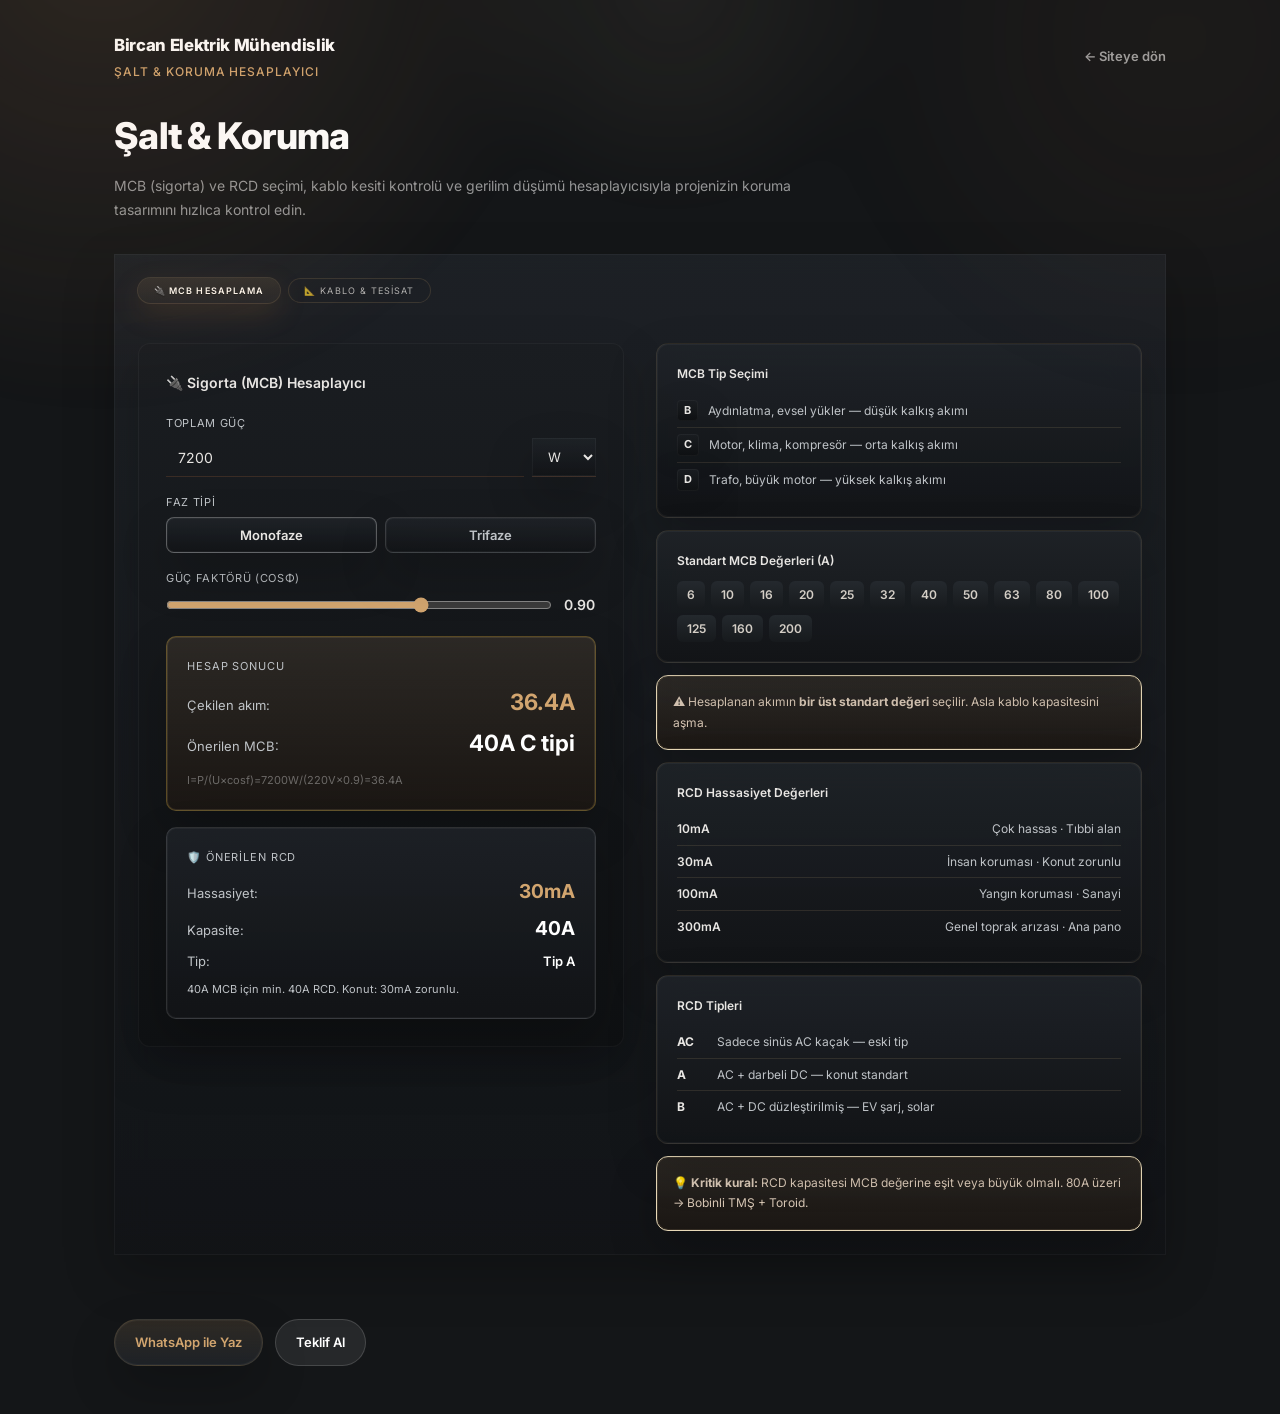
<file: salt/index.html>
<!DOCTYPE html>
<html lang="tr">
<head>
<meta charset="UTF-8">
<meta name="viewport" content="width=device-width, initial-scale=1.0">
<meta name="description" content="MCB (sigorta) ve RCD seçimi, kablo kesiti ve gerilim düşümü hesaplayıcı — Bircan Elektrik Mühendislik şalt & koruma aracı.">
<meta name="robots" content="index, follow">
<link rel="canonical" href="https://bircanelektrik.com.tr/salt/">
<link rel="preconnect" href="https://fonts.googleapis.com">
<link rel="preconnect" href="https://fonts.gstatic.com" crossorigin>
<title>Şalt & Koruma Hesaplayıcı — Bircan Elektrik Mühendislik</title>
<link rel="stylesheet" href="../css/style.css">
<script src="../js/protect.js"></script>
<style>
  body{background:var(--black);}
  .st-header{max-width:1100px;margin:0 auto;padding:2rem 1.5rem 0;display:flex;align-items:center;justify-content:space-between;gap:1rem;flex-wrap:wrap;}
  .st-brand{font-family:var(--font-display,'Archivo',sans-serif);font-weight:800;color:#fff;font-size:1.05rem;letter-spacing:-0.02em;}
  .st-brand span{display:block;font-family:var(--font-body,'Inter',sans-serif);font-weight:500;font-size:12px;color:var(--gold);letter-spacing:.08em;text-transform:uppercase;margin-top:2px;}
  .st-back{color:rgba(255,255,255,0.6);text-decoration:none;font-size:13px;font-weight:600;}
  .st-back:hover{color:var(--gold);}
  .st-wrap{max-width:1100px;margin:0 auto;padding:1.5rem 1.5rem 4rem;}
  .st-title{color:#fff;font-family:var(--font-display,'Archivo',sans-serif);font-weight:800;font-size:clamp(1.6rem,3vw,2.3rem);letter-spacing:-0.02em;margin-bottom:.5rem;}
  .st-sub{color:rgba(255,255,255,0.55);font-size:14px;line-height:1.7;margin-bottom:2rem;max-width:680px;}
  .st-footer{max-width:1100px;margin:0 auto;padding:0 1.5rem 3rem;display:flex;gap:12px;flex-wrap:wrap;}
  .st-cta{display:flex;align-items:center;gap:8px;padding:12px 20px;border-radius:99px;text-decoration:none;font-size:13px;font-weight:600;}
  .st-cta--primary{background:var(--gold);color:#fff;}
  .st-cta--secondary{background:rgba(255,255,255,0.08);color:#fff;border:1px solid rgba(255,255,255,0.15);}
  @media (max-width:720px){
    #tab-mcb > div{display:block !important;}
    #tab-mcb > div > div{margin-bottom:1.25rem;}
    #tab-tesisat > div{display:block !important;}
    #tab-tesisat > div > div{margin-bottom:12px;}
  }
</style>
</head>
<body>

<div class="st-header">
  <div class="st-brand">Bircan Elektrik Mühendislik<span>Şalt & Koruma Hesaplayıcı</span></div>
  <a class="st-back" href="https://bircanelektrik.com.tr/#hizmetler">← Siteye dön</a>
</div>

<div class="st-wrap">
  <h1 class="st-title">Şalt & Koruma</h1>
  <p class="st-sub">MCB (sigorta) ve RCD seçimi, kablo kesiti kontrolü ve gerilim düşümü hesaplayıcısıyla projenizin koruma tasarımını hızlıca kontrol edin.</p>

  <div class="cat-inner">
    <div style="display:flex;flex-wrap:wrap;gap:8px;margin-bottom:1.5rem;">
      <button class="tkbtn active" data-tab="mcb">🔌 MCB Hesaplama</button>
      <button class="tkbtn" data-tab="tesisat">📐 Kablo & Tesisat</button>
    </div>

    <!-- MCB HESAPLAMA -->
    <div class="tab-panel active" id="tab-mcb">
      <div style="display:grid;grid-template-columns:1fr 1fr;gap:2rem;align-items:start;">

        <!-- SOL: HESAPLAYICI -->
        <div style="background:var(--black);color:var(--white);border-radius:var(--radius);padding:1.75rem;">
          <div style="font-size:14px;font-weight:600;margin-bottom:1.25rem;">🔌 Sigorta (MCB) Hesaplayıcı</div>

          <label style="font-size:11px;color:rgba(255,255,255,0.5);letter-spacing:.06em;text-transform:uppercase;display:block;margin-bottom:6px;">Toplam Güç</label>
          <div style="display:flex;gap:8px;margin-bottom:1rem;">
            <input type="number" id="mcb-power" value="7200" min="1"
              style="flex:1;background:rgba(255,255,255,0.08);border:1px solid rgba(255,255,255,0.15);border-radius:8px;padding:10px 12px;color:var(--white);font-size:14px;font-family:'Plus Jakarta Sans',sans-serif;">
            <select id="mcb-unit"
              style="background:rgba(255,255,255,0.08);border:1px solid rgba(255,255,255,0.15);border-radius:8px;padding:10px 12px;color:var(--white);font-size:13px;font-family:'Plus Jakarta Sans',sans-serif;">
              <option value="1">W</option>
              <option value="1000">kW</option>
            </select>
          </div>

          <label style="font-size:11px;color:rgba(255,255,255,0.5);letter-spacing:.06em;text-transform:uppercase;display:block;margin-bottom:6px;">Faz Tipi</label>
          <div style="display:flex;gap:8px;margin-bottom:1rem;">
            <button id="btn-mono" data-faz="mono"
              style="flex:1;padding:9px;border-radius:8px;border:1px solid rgba(255,255,255,0.3);background:var(--white);color:var(--black);font-size:13px;font-weight:600;cursor:pointer;font-family:'Plus Jakarta Sans',sans-serif;">
              Monofaze
            </button>
            <button id="btn-tri" data-faz="tri"
              style="flex:1;padding:9px;border-radius:8px;border:1px solid rgba(255,255,255,0.15);background:rgba(255,255,255,0.08);color:rgba(255,255,255,0.6);font-size:13px;font-weight:600;cursor:pointer;font-family:'Plus Jakarta Sans',sans-serif;">
              Trifaze
            </button>
          </div>

          <label style="font-size:11px;color:rgba(255,255,255,0.5);letter-spacing:.06em;text-transform:uppercase;display:block;margin-bottom:6px;">Güç Faktörü (cosφ)</label>
          <div style="display:flex;align-items:center;gap:12px;margin-bottom:1.25rem;">
            <input type="range" id="mcb-pf" min="0.7" max="1" step="0.05" value="0.9"
              style="flex:1;">
            <span id="mcb-pf-val" style="font-size:14px;font-weight:600;min-width:32px;">0.90</span>
          </div>

          <!-- SONUÇ -->
          <div style="background:rgba(184,150,62,0.2);border:1px solid rgba(184,150,62,0.4);border-radius:10px;padding:1.25rem;" id="mcb-result-box">
            <div style="font-size:11px;color:rgba(255,255,255,0.4);letter-spacing:.08em;text-transform:uppercase;margin-bottom:8px;">Hesap Sonucu</div>
            <div style="display:flex;justify-content:space-between;align-items:baseline;margin-bottom:4px;">
              <span style="font-size:13px;color:rgba(255,255,255,0.6);">Çekilen akım:</span>
              <span style="font-size:1.4rem;font-weight:700;color:var(--gold);" id="mcb-amp">36.4A</span>
            </div>
            <div style="display:flex;justify-content:space-between;align-items:baseline;">
              <span style="font-size:13px;color:rgba(255,255,255,0.6);">Önerilen MCB:</span>
              <span style="font-size:1.4rem;font-weight:700;color:#fff;" id="mcb-rec">40A C tipi</span>
            </div>
            <div style="margin-top:10px;font-size:11px;color:rgba(255,255,255,0.35);" id="mcb-formula"></div>
          </div>

          <!-- RCD ÖNERİSİ -->
          <div style="margin-top:1rem;background:rgba(255,255,255,0.06);border:1px solid rgba(255,255,255,0.12);border-radius:10px;padding:1.25rem;">
            <div style="font-size:11px;color:rgba(255,255,255,0.4);letter-spacing:.08em;text-transform:uppercase;margin-bottom:10px;">🛡️ Önerilen RCD</div>
            <div style="display:flex;justify-content:space-between;align-items:baseline;margin-bottom:6px;">
              <span style="font-size:13px;color:rgba(255,255,255,0.6);">Hassasiyet:</span>
              <span style="font-size:1.2rem;font-weight:700;color:var(--gold);" id="rcd-ma">30mA</span>
            </div>
            <div style="display:flex;justify-content:space-between;align-items:baseline;margin-bottom:6px;">
              <span style="font-size:13px;color:rgba(255,255,255,0.6);">Kapasite:</span>
              <span style="font-size:1.2rem;font-weight:700;color:#fff;" id="rcd-amp">40A</span>
            </div>
            <div style="display:flex;justify-content:space-between;align-items:baseline;margin-bottom:8px;">
              <span style="font-size:13px;color:rgba(255,255,255,0.6);">Tip:</span>
              <span style="font-size:13px;font-weight:600;color:#fff;" id="rcd-tip">Tip A</span>
            </div>
            <div style="font-size:11px;color:rgba(255,255,255,0.4);line-height:1.6;" id="rcd-aciklama">
              Konut tesisatı standardı.
            </div>
          </div>
        </div>

        <!-- SAĞ: BİLGİ -->
        <div style="display:flex;flex-direction:column;gap:12px;">
          <div style="background:var(--white);border:1px solid var(--gray-light);border-radius:var(--radius);padding:1.25rem;">
            <div style="font-size:12px;font-weight:600;margin-bottom:10px;color:var(--black);">MCB Tip Seçimi</div>
            <div style="font-size:12px;color:var(--gray);line-height:1.8;">
              <div style="display:flex;gap:10px;padding:6px 0;border-bottom:1px solid var(--gray-light);">
                <span style="background:var(--black);color:var(--white);border-radius:4px;padding:1px 7px;font-size:11px;font-weight:700;flex-shrink:0;">B</span>
                <span>Aydınlatma, evsel yükler — düşük kalkış akımı</span>
              </div>
              <div style="display:flex;gap:10px;padding:6px 0;border-bottom:1px solid var(--gray-light);">
                <span style="background:var(--black);color:var(--white);border-radius:4px;padding:1px 7px;font-size:11px;font-weight:700;flex-shrink:0;">C</span>
                <span>Motor, klima, kompresör — orta kalkış akımı</span>
              </div>
              <div style="display:flex;gap:10px;padding:6px 0;">
                <span style="background:var(--black);color:var(--white);border-radius:4px;padding:1px 7px;font-size:11px;font-weight:700;flex-shrink:0;">D</span>
                <span>Trafo, büyük motor — yüksek kalkış akımı</span>
              </div>
            </div>
          </div>
          <div style="background:var(--white);border:1px solid var(--gray-light);border-radius:var(--radius);padding:1.25rem;">
            <div style="font-size:12px;font-weight:600;margin-bottom:10px;color:var(--black);">Standart MCB Değerleri (A)</div>
            <div style="display:flex;flex-wrap:wrap;gap:6px;">
              <span style="background:var(--gray-light);border-radius:6px;padding:4px 10px;font-size:12px;font-weight:600;">6</span>
              <span style="background:var(--gray-light);border-radius:6px;padding:4px 10px;font-size:12px;font-weight:600;">10</span>
              <span style="background:var(--gray-light);border-radius:6px;padding:4px 10px;font-size:12px;font-weight:600;">16</span>
              <span style="background:var(--gray-light);border-radius:6px;padding:4px 10px;font-size:12px;font-weight:600;">20</span>
              <span style="background:var(--gray-light);border-radius:6px;padding:4px 10px;font-size:12px;font-weight:600;">25</span>
              <span style="background:var(--gray-light);border-radius:6px;padding:4px 10px;font-size:12px;font-weight:600;">32</span>
              <span style="background:var(--gray-light);border-radius:6px;padding:4px 10px;font-size:12px;font-weight:600;">40</span>
              <span style="background:var(--gray-light);border-radius:6px;padding:4px 10px;font-size:12px;font-weight:600;">50</span>
              <span style="background:var(--gray-light);border-radius:6px;padding:4px 10px;font-size:12px;font-weight:600;">63</span>
              <span style="background:var(--gray-light);border-radius:6px;padding:4px 10px;font-size:12px;font-weight:600;">80</span>
              <span style="background:var(--gray-light);border-radius:6px;padding:4px 10px;font-size:12px;font-weight:600;">100</span>
              <span style="background:var(--gray-light);border-radius:6px;padding:4px 10px;font-size:12px;font-weight:600;">125</span>
              <span style="background:var(--gray-light);border-radius:6px;padding:4px 10px;font-size:12px;font-weight:600;">160</span>
              <span style="background:var(--gray-light);border-radius:6px;padding:4px 10px;font-size:12px;font-weight:600;">200</span>
            </div>
          </div>
          <div style="background:#fdf8f0;border:1px solid #e8d9b8;border-radius:var(--radius);padding:1rem;font-size:12px;color:#7a6030;line-height:1.7;">
            &#9888; Hesaplanan akımın <strong>bir üst standart değeri</strong> seçilir. Asla kablo kapasitesini aşma.
          </div>
          <div style="background:var(--white);border:1px solid var(--gray-light);border-radius:var(--radius);padding:1.25rem;">
            <div style="font-size:12px;font-weight:600;margin-bottom:10px;color:var(--black);">RCD Hassasiyet Değerleri</div>
            <div style="font-size:12px;color:var(--gray);line-height:1.8;">
              <div style="display:flex;justify-content:space-between;padding:5px 0;border-bottom:1px solid var(--gray-light);"><span style="font-weight:600;color:var(--black);">10mA</span><span>Çok hassas · Tıbbi alan</span></div>
              <div style="display:flex;justify-content:space-between;padding:5px 0;border-bottom:1px solid var(--gray-light);"><span style="font-weight:600;color:var(--black);">30mA</span><span>İnsan koruması · Konut zorunlu</span></div>
              <div style="display:flex;justify-content:space-between;padding:5px 0;border-bottom:1px solid var(--gray-light);"><span style="font-weight:600;color:var(--black);">100mA</span><span>Yangın koruması · Sanayi</span></div>
              <div style="display:flex;justify-content:space-between;padding:5px 0;"><span style="font-weight:600;color:var(--black);">300mA</span><span>Genel toprak arızası · Ana pano</span></div>
            </div>
          </div>
          <div style="background:var(--white);border:1px solid var(--gray-light);border-radius:var(--radius);padding:1.25rem;">
            <div style="font-size:12px;font-weight:600;margin-bottom:10px;color:var(--black);">RCD Tipleri</div>
            <div style="font-size:12px;color:var(--gray);line-height:1.8;">
              <div style="display:flex;gap:10px;padding:5px 0;border-bottom:1px solid var(--gray-light);"><span style="font-weight:700;color:var(--black);min-width:30px;">AC</span><span>Sadece sinüs AC kaçak — eski tip</span></div>
              <div style="display:flex;gap:10px;padding:5px 0;border-bottom:1px solid var(--gray-light);"><span style="font-weight:700;color:var(--black);min-width:30px;">A</span><span>AC + darbeli DC — konut standart</span></div>
              <div style="display:flex;gap:10px;padding:5px 0;"><span style="font-weight:700;color:var(--black);min-width:30px;">B</span><span>AC + DC düzleştirilmiş — EV şarj, solar</span></div>
            </div>
          </div>
          <div style="background:#fdf8f0;border:1px solid #e8d9b8;border-radius:var(--radius);padding:1rem;font-size:12px;color:#7a6030;line-height:1.7;">
            💡 <strong>Kritik kural:</strong> RCD kapasitesi MCB değerine eşit veya büyük olmalı. 80A üzeri → Bobinli TMŞ + Toroid.
          </div>
        </div>
      </div>
    </div><!-- /tab-mcb -->

    <!-- TESİSAT TAB -->
    <div class="tab-panel" id="tab-tesisat">
      <div style="display:grid;grid-template-columns:repeat(auto-fill,minmax(280px,1fr));gap:12px;">
        <div style="background:var(--white);border:1px solid var(--gray-light);border-radius:var(--radius);padding:1.25rem;">
          <div style="font-size:11px;letter-spacing:.1em;text-transform:uppercase;color:var(--gold);margin-bottom:6px;">Kesit Seçim Tablosu</div>
          <table style="width:100%;font-size:12px;border-collapse:collapse;">
            <thead><tr style="background:var(--black);color:var(--white);"><th style="padding:7px;text-align:left;">Kesit</th><th style="padding:7px;">Max Akım</th><th style="padding:7px;">Kullanım</th></tr></thead>
            <tbody>
              <tr style="border-bottom:1px solid var(--gray-light);"><td style="padding:7px;">1.5 mm²</td><td style="padding:7px;text-align:center;">15A</td><td style="padding:7px;color:var(--gray);">Aydınlatma</td></tr>
              <tr style="border-bottom:1px solid var(--gray-light);"><td style="padding:7px;">2.5 mm²</td><td style="padding:7px;text-align:center;">20A</td><td style="padding:7px;color:var(--gray);">Priz devreleri</td></tr>
              <tr style="border-bottom:1px solid var(--gray-light);"><td style="padding:7px;">4 mm²</td><td style="padding:7px;text-align:center;">25A</td><td style="padding:7px;color:var(--gray);">Fırın, klima, kombi</td></tr>
              <tr style="border-bottom:1px solid var(--gray-light);"><td style="padding:7px;">6 mm²</td><td style="padding:7px;text-align:center;">32A</td><td style="padding:7px;color:var(--gray);">Klima, ana hat</td></tr>
              <tr><td style="padding:7px;">10 mm²</td><td style="padding:7px;text-align:center;">50A</td><td style="padding:7px;color:var(--gray);">Ana hat, motor</td></tr>
            </tbody>
          </table>
        </div>
        <div style="background:var(--white);border:1px solid var(--gray-light);border-radius:var(--radius);padding:1.25rem;">
          <div style="font-size:11px;letter-spacing:.1em;text-transform:uppercase;color:var(--gold);margin-bottom:6px;">Gerilim Düşümü Hesaplayıcı</div>
          <div style="font-size:13px;font-weight:600;margin-bottom:12px;color:var(--black);">ΔU% = (2 × I × L × cosφ) / (S × k × U)</div>
          <div style="display:grid;grid-template-columns:1fr 1fr;gap:8px;margin-bottom:8px;">
            <div>
              <div style="font-size:10px;color:var(--gray);margin-bottom:3px;">Akım (A)</div>
              <input type="number" id="gd-I" value="16" min="0.1" style="width:100%;padding:7px 10px;border:1px solid var(--gray-light);border-radius:6px;font-size:13px;font-family:inherit;">
            </div>
            <div>
              <div style="font-size:10px;color:var(--gray);margin-bottom:3px;">Hat uzunluğu (m)</div>
              <input type="number" id="gd-L" value="30" min="1" style="width:100%;padding:7px 10px;border:1px solid var(--gray-light);border-radius:6px;font-size:13px;font-family:inherit;">
            </div>
            <div>
              <div style="font-size:10px;color:var(--gray);margin-bottom:3px;">Kesit (mm²)</div>
              <select id="gd-S" style="width:100%;padding:7px 10px;border:1px solid var(--gray-light);border-radius:6px;font-size:13px;font-family:inherit;">
                <option value="1.5">1.5 mm²</option>
                <option value="2.5">2.5 mm²</option>
                <option value="4" selected>4 mm²</option>
                <option value="6">6 mm²</option>
                <option value="10">10 mm²</option>
                <option value="16">16 mm²</option>
                <option value="25">25 mm²</option>
                <option value="35">35 mm²</option>
                <option value="50">50 mm²</option>
              </select>
            </div>
            <div>
              <div style="font-size:10px;color:var(--gray);margin-bottom:3px;">Faz tipi</div>
              <select id="gd-faz" style="width:100%;padding:7px 10px;border:1px solid var(--gray-light);border-radius:6px;font-size:13px;font-family:inherit;">
                <option value="mono">Monofaze (220V)</option>
                <option value="tri">Trifaze (380V)</option>
              </select>
            </div>
            <div>
              <div style="font-size:10px;color:var(--gray);margin-bottom:3px;">İletken malzeme</div>
              <select id="gd-mat" style="width:100%;padding:7px 10px;border:1px solid var(--gray-light);border-radius:6px;font-size:13px;font-family:inherit;">
                <option value="56">Bakır (k=56)</option>
                <option value="34">Alüminyum (k=34)</option>
              </select>
            </div>
          </div>
          <div style="display:flex;align-items:center;gap:8px;margin-bottom:10px;">
            <span style="font-size:10px;color:var(--gray);">cosφ:</span>
            <input type="range" id="gd-pf" min="0.7" max="1" step="0.05" value="0.9" style="flex:1;">
            <span id="gd-pf-val" style="font-size:12px;font-weight:600;min-width:30px;">0.90</span>
          </div>
          <div id="gd-result" style="background:var(--black);border-radius:8px;padding:12px 14px;">
            <div style="display:flex;justify-content:space-between;align-items:center;margin-bottom:6px;">
              <span style="font-size:12px;color:rgba(255,255,255,0.5);">Gerilim düşümü:</span>
              <span id="gd-pct" style="font-size:1.4rem;font-weight:700;color:var(--gold);">2.1%</span>
            </div>
            <div style="display:flex;justify-content:space-between;align-items:center;margin-bottom:8px;">
              <span style="font-size:12px;color:rgba(255,255,255,0.5);">Volt cinsinden:</span>
              <span id="gd-volt" style="font-size:13px;font-weight:600;color:#fff;">4.6V</span>
            </div>
            <div id="gd-status" style="font-size:11px;padding:6px 10px;border-radius:6px;text-align:center;background:rgba(74,222,128,0.15);color:#4ade80;">
              ✓ Uygun — Konut limiti içinde (%3)
            </div>
          </div>
        </div>
        <div style="background:var(--white);border:1px solid var(--gray-light);border-radius:var(--radius);padding:1.25rem;">
          <div style="font-size:11px;letter-spacing:.1em;text-transform:uppercase;color:var(--gold);margin-bottom:6px;">Borulama Standartları</div>
          <div style="font-size:12px;color:var(--gray);line-height:1.9;">
            <div style="display:flex;justify-content:space-between;border-bottom:1px solid var(--gray-light);padding:5px 0;"><span>Sıva altı boru</span><span style="font-weight:600;color:var(--black);">Ø16–20 mm</span></div>
            <div style="display:flex;justify-content:space-between;border-bottom:1px solid var(--gray-light);padding:5px 0;"><span>Boru doluluk oranı</span><span style="font-weight:600;color:var(--black);">Max %40</span></div>
            <div style="display:flex;justify-content:space-between;border-bottom:1px solid var(--gray-light);padding:5px 0;"><span>Açık tesisat</span><span style="font-weight:600;color:var(--black);">Metalik / PG boru</span></div>
            <div style="display:flex;justify-content:space-between;border-bottom:1px solid var(--gray-light);padding:5px 0;"><span>Zemin altı</span><span style="font-weight:600;color:var(--black);">Çelik boru / NYY</span></div>
            <div style="display:flex;justify-content:space-between;padding:5px 0;"><span>Kablo taşıma tava</span><span style="font-weight:600;color:var(--black);">Max %40 doluluk</span></div>
          </div>
          <div style="margin-top:10px;background:#fff5f5;border-left:3px solid #e05;padding:8px 12px;border-radius:0 6px 6px 0;font-size:11px;color:#900;">⚠️ Aynı boruda faz + nötr dışında farklı devre kablolarını karıştırma.</div>
        </div>
        <div style="background:var(--white);border:1px solid var(--gray-light);border-radius:var(--radius);padding:1.25rem;">
          <div style="font-size:11px;letter-spacing:.1em;text-transform:uppercase;color:var(--gold);margin-bottom:6px;">Gerilim Düşümü Limitleri</div>
          <div style="font-size:12px;color:var(--gray);line-height:1.9;">
            <div style="display:flex;justify-content:space-between;border-bottom:1px solid var(--gray-light);padding:5px 0;"><span>Konut tesisatı</span><span style="font-weight:600;color:var(--black);">Max %3</span></div>
            <div style="display:flex;justify-content:space-between;border-bottom:1px solid var(--gray-light);padding:5px 0;"><span>Ticari bina</span><span style="font-weight:600;color:var(--black);">Max %4</span></div>
            <div style="display:flex;justify-content:space-between;border-bottom:1px solid var(--gray-light);padding:5px 0;"><span>Sanayi tesisi</span><span style="font-weight:600;color:var(--black);">Max %5</span></div>
            <div style="display:flex;justify-content:space-between;border-bottom:1px solid var(--gray-light);padding:5px 0;"><span>İletkenlik — Bakır (k)</span><span style="font-weight:600;color:var(--black);">56 m/Ω·mm²</span></div>
            <div style="display:flex;justify-content:space-between;padding:5px 0;"><span>İletkenlik — Alüm. (k)</span><span style="font-weight:600;color:var(--black);">34 m/Ω·mm²</span></div>
          </div>
          <div style="margin-top:10px;background:#fdf8f0;border-left:3px solid var(--gold);padding:8px 12px;border-radius:0 6px 6px 0;font-size:11px;color:#7a6030;">💡 Uzun hatlarda (&gt;50m) akım değil, gerilim düşümü kesiti belirler.</div>
        </div>
      </div>
    </div><!-- /tab-tesisat -->
  </div>
</div>

<div class="st-footer">
  <a class="st-cta st-cta--primary" href="https://wa.me/905340140949?text=Merhaba%2C%20%C5%9Falt%20ve%20koruma%20tasar%C4%B1m%C4%B1%20i%C3%A7in%20bilgi%20almak%20istiyorum." target="_blank" rel="noopener">WhatsApp ile Yaz</a>
  <a class="st-cta st-cta--secondary" href="https://bircanelektrik.com.tr/#teklif">Teklif Al</a>
</div>

<script src="salt.js"></script>
</body>
</html>
</file>
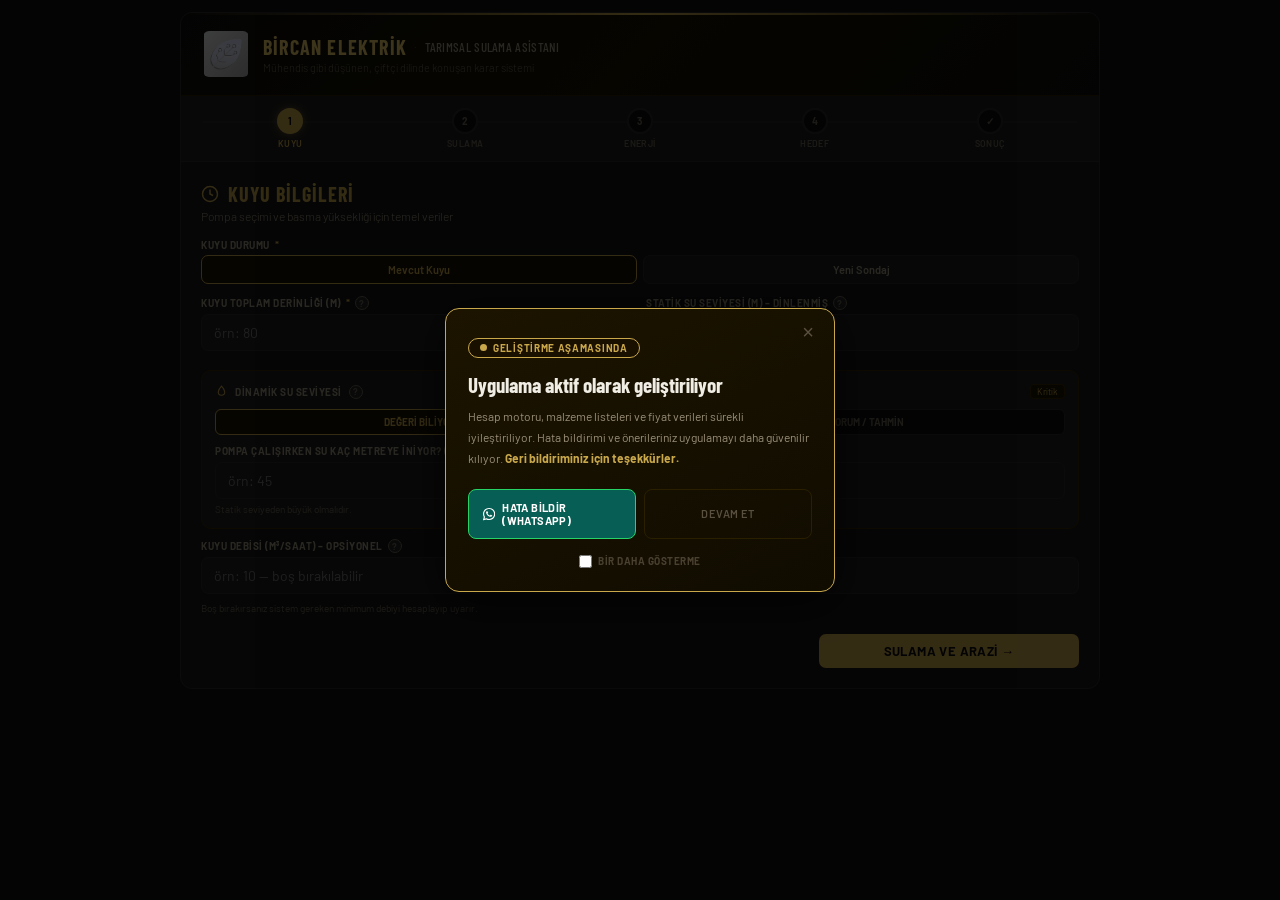
<file: sulama/index.html>
<!DOCTYPE html>
<html lang="tr">
<script src="protect.js"></script>
<head>
<meta charset="UTF-8"/>
<meta name="viewport" content="width=device-width,initial-scale=1"/>
<title>Tarımsal Sulama Asistanı – Bircan Elektrik</title>
<link rel="stylesheet" href="css/sulama-base.css">
<link rel="stylesheet" href="css/sulama-forms.css">
<link rel="stylesheet" href="css/sulama-results.css?v=20260423-3">
<body>
<div id="app">

<!-- HEADER -->
<div class="hdr">
  <img class="hlogo" src="[data-uri]" alt="Bircan Elektrik logo"/>
  <div>
    <div class="htitle"><span class="htitle-brand">Bircan Elektrik</span><span class="htitle-sep">·</span><span class="htitle-app">Tarımsal Sulama Asistanı</span></div>
    <div class="hsub">Mühendis gibi düşünen, çiftçi dilinde konuşan karar sistemi</div>
  </div>

</div>

<!-- PROGRESS -->
<div class="prog">
  <div class="prog-steps" id="progSteps">
    <div class="si"><div class="sc act" id="sc1">1</div><div class="sl act" id="sl1">Kuyu</div></div>
    <div class="si"><div class="sc off" id="sc2">2</div><div class="sl off" id="sl2">Sulama</div></div>
    <div class="si"><div class="sc off" id="sc3">3</div><div class="sl off" id="sl3">Enerji</div></div>
    <div class="si"><div class="sc off" id="sc4">4</div><div class="sl off" id="sl4">Hedef</div></div>
    <div class="si"><div class="sc off" id="sc5">✓</div><div class="sl off" id="sl5">Sonuç</div></div>
  </div>
</div>

<div class="pad">

<!-- ══════════════════════════════════════════════════════ STEP 1 · KUYU -->
<div class="sec act" id="step1">
  <div class="stitle"><svg width="18" height="18" viewBox="0 0 24 24" fill="none" stroke="#C9A84C" stroke-width="2"><circle cx="12" cy="12" r="10"/><path d="M12 6v6l4 2"/></svg>Kuyu Bilgileri</div>
  <div class="ssub">Pompa seçimi ve basma yüksekliği için temel veriler</div>

  <div class="g2" style="margin-bottom:12px">
    <div class="fg s2">
      <label>Kuyu Durumu <span class="req">*</span></label>
      <div class="rbg" id="rb_kuyuDurum">
        <div class="rb sel" data-val="mevcut">Mevcut Kuyu</div>
        <div class="rb" data-val="yeni">Yeni Sondaj</div>
      </div>
    </div>
  </div>
  <div class="g2" style="margin-bottom:12px">
    <div class="fg">
      <label>Kuyu Toplam Derinliği (m) <span class="req">*</span>
        <div class="tip"><div class="ti">?</div><div class="tb"><b>Kuyu Toplam Derinliği</b>Sondaj raporundaki en dip noktaya olan mesafe. Örn: 80m sondaj → 80 yazılır.</div></div>
      </label>
      <input type="number" id="kuyuDerinlik" placeholder="örn: 80" min="5" max="150" oninput="onField('kuyuDerinlik')"/>
      <div class="field-note" id="fn_kuyuDerinlik"></div>
    </div>
    <div class="fg">
      <label>Statik Su Seviyesi (m) – Dinlenmiş
        <div class="tip"><div class="ti">?</div><div class="tb"><b>Statik Su Seviyesi</b>Pompa çalışmıyorken kuyudaki su yüzeyinin derinliği. Sondaj raporunda yer alır.</div></div>
      </label>
      <input type="number" id="statikSu" placeholder="örn: 30" min="0" max="400" oninput="onField('statikSu')"/>
      <div class="field-note" id="fn_statikSu"></div>
    </div>
  </div>

  <!-- DİNAMİK SU -->
  <div class="dkard">
    <div style="display:flex;align-items:center;gap:7px;margin-bottom:10px">
      <svg width="13" height="13" viewBox="0 0 24 24" fill="none" stroke="#C9A84C" stroke-width="2"><path d="M12 2C12 2 6 8 6 13a6 6 0 0012 0c0-5-6-11-6-11z"/></svg>
      <span style="font-size:10px;font-weight:700;color:var(--tx2);text-transform:uppercase;letter-spacing:0.5px">Dinamik Su Seviyesi</span>
      <div class="tip"><div class="ti">?</div><div class="tb"><b>Dinamik Su Seviyesi</b>Pompa çalışırken su seviyesinin düştüğü en derin nokta. Statik seviyeden büyük olmalıdır.<br><br>Örnek: Statik=30m → pompa çalışınca 45m → Dinamik=45m</div></div>
      <span style="font-size:9px;color:var(--gold);background:#1A1200;border:1px solid #3A2800;border-radius:4px;padding:1px 6px;margin-left:auto">Kritik</span>
    </div>
    <div class="dtabs">
      <div class="dtab sel" id="dt_bil" onclick="setDmod('biliyorum')">Değeri Biliyorum</div>
      <div class="dtab" id="dt_bil2" onclick="setDmod('bilinmiyor')">Bilmiyorum / Tahmin</div>
    </div>
    <div class="dia act" id="dm_bil">
      <label style="margin-bottom:5px;display:block">Pompa çalışırken su kaç metreye iniyor? (m) <span class="req">*</span></label>
      <input type="number" id="dinamikSu" placeholder="örn: 45" min="1" max="400" oninput="onField('dinamikSu')"/>
      <div class="field-note" id="fn_dinamikSu" style="font-size:10px;color:var(--tx3);margin-top:4px">Statik seviyeden büyük olmalıdır.</div>
    </div>
    <div class="dia" id="dm_bil2">
      <div class="box note" style="margin-bottom:0;margin-top:4px">
        <svg width="13" height="13" viewBox="0 0 24 24" fill="none" stroke="currentColor" stroke-width="2"><circle cx="12" cy="12" r="10"/><line x1="12" y1="8" x2="12" y2="12"/></svg>
        <span><b style="color:var(--gold-l)">Otomatik tahmin: Statik × 1.30</b> Statik su seviyesine %30 emniyet payı eklenecek. <span style="color:#D4841A">⚠  Kesin teklif için sondaj raporu paylaşın.</span></span>
      </div>
    </div>
  </div>

  <!-- Kuyu debisi — opsiyonel, girilirse daha kesin sonuç -->
  <div class="fg" style="margin-top:10px">
    <label>Kuyu Debisi (m³/saat) – Opsiyonel
      <div class="tip"><div class="ti">?</div><div class="tb"><b>Kuyu Debisi</b>Kuyunun saatte verebileceği su miktarı. Sondaj raporunda "debi" veya "verim" olarak geçer.<br><br>Girilmezse sistem gereken minimum debiyi hesaplayıp gösterir.</div></div>
    </label>
    <input type="number" id="kuyuDebi" placeholder="örn: 10 — boş bırakılabilir" min="0.1" max="500" step="0.1" oninput="onField('kuyuDebi')"/>
    <div class="field-note" id="fn_kuyuDebi" style="font-size:10px;color:var(--tx3);margin-top:4px">Boş bırakırsanız sistem gereken minimum debiyi hesaplayıp uyarır.</div>
  </div>

  <div class="navbtns"><div></div><button class="btn btnnx" onclick="step1To2()">Sulama ve Arazi →</button></div>
</div>

<!-- ══════════════════════════════════════════════════════ STEP 2 · SULAMA + BASINÇ -->
<div class="sec" id="step2">
  <div class="stitle"><svg width="18" height="18" viewBox="0 0 24 24" fill="none" stroke="#C9A84C" stroke-width="2"><path d="M12 2C12 2 6 8 6 13a6 6 0 0012 0c0-5-6-11-6-11z"/></svg>Sulama, Arazi ve Su İhtiyacı</div>
  <div class="ssub">Tüm arazi ve sulama verileri – bir kez girilir</div>

  <div class="g2" style="margin-bottom:12px">
    <div class="fg s2">
      <label>Sulama Yöntemi <span class="req">*</span></label>
      <div class="rbg" id="rb_sulamaYontem">
        <div class="rb" data-val="damla">Damla Sulama</div>
        <div class="rb sel" data-val="yagmurlama">Yağmurlama</div>
        <div class="rb" data-val="salma">Salma / Karık</div>
      </div>
    </div>
    <div class="fg">
      <label>Arazi Büyüklüğü (Dönüm) <span class="req">*</span>
        <div class="tip"><div class="ti">?</div><div class="tb"><b>Dönüm</b>1 dönüm = 1.000 m². Su ihtiyacı ve lateral hesabı için kullanılır.</div></div>
      </label>
      <input type="number" id="araziDonum" placeholder="örn: 20" min="0.1" max="300" step="0.1" oninput="onArazi()"/>
      <div class="field-note" id="fn_araziDonum"></div>
    </div>
    <div class="fg">
      <label>Üretim / Arazi Düzeni Tipi <span class="req">*</span></label>
      <select id="uretimTipi" onchange="onProductionTypeChange()">
        <option value="">Önce üretim tipini seçiniz</option>
        <option value="tarla">Tarla Bitkisi</option>
        <option value="sebze">Sebze Tarlası</option>
        <option value="meyve">Meyve Bahçesi</option>
        <option value="bag">Bağ / Asma Sistemi</option>
        <option value="zeytinlik">Zeytinlik / Seyrek Ağaçlı Bahçe</option>
        <option value="peyzaj">Çim / Peyzaj Alanı</option>
        <option value="ozel">Karma / Özel Düzen</option>
      </select>
      <div class="field-note" id="fn_uretimTipi">Üretim tipi seçildiğinde ürün listesi ve yerleşim alanları buna göre açılır.</div>
    </div>
    <div class="fg">
      <label>Ürün</label>
      <select id="urunTip" onchange="onProductChange()">
        <option value="">Seçiniz</option>
        <option value="misir">Mısır / Silaj Mısır</option>
        <option value="bugday">Buğday / Arpa</option>
        <option value="pancar">Şeker Pancarı</option>
        <option value="aycicegi">Ayçiçeği</option>
        <option value="pamuk">Pamuk</option>
        <option value="domates">Domates / Biber / Patlıcan</option>
        <option value="salatalik">Salatalık / Kabak</option>
        <option value="patates">Patates / Soğan</option>
        <option value="kavun">Kavun / Karpuz</option>
        <option value="meyve">Meyve Bahçesi</option>
        <option value="bag">Bağ / Üzüm</option>
        <option value="zeytin">Zeytin</option>
        <option value="cim">Çim / Yeşil Alan</option>
        <option value="yonca">Yonca / Korunga</option>
        <option value="diger">Diğer / Karma</option>
      </select>
    </div>
  </div>

  <div id="typeSpecificWrap" class="type-card empty">
    <div class="type-card-title">Üretim tipine özel girişler</div>
    <div class="type-card-sub">Önce üretim tipini seçin. Sistem ardından bu arazi düzenine uygun yerleşim sorularını açacak.</div>
  </div>
  <div id="step2SanityAlerts"></div>

  <div class="g2" style="margin-bottom:12px">
    <div class="fg">
      <label>En Uzak Nokta Mesafesi (m)
        <div class="tip"><div class="ti">?</div><div class="tb"><b>En Uzak Nokta</b>Kuyudan en uzaktaki sulama başlığına boru hattı uzunluğu. Hat kaybı hesabı için kullanılır.</div></div>
      </label>
      <input type="number" id="uzakNokta" placeholder="örn: 300" min="10" max="5000" oninput="onArazi()"/>
      <div class="field-note" id="fn_uzakNokta">Girilmezse tahmin aşamasında 150 m varsayılır.</div>
    </div>
    <div class="fg">
      <label>Kot Farkı / Arazi Eğimi
        <div class="tip"><div class="ti">?</div><div class="tb"><b>Kot Farkı</b>Kuyu ile en yüksek sulama noktası arasındaki yükseklik farkı. Her 1 m ≈ 0.10 bar ek basınç gerektirir.</div></div>
      </label>
      <div class="rbg" id="rb_egimDurum" style="margin-bottom:6px">
        <div class="rb sel" data-val="duz">Düz Arazi</div>
        <div class="rb" data-val="egimli">Eğimli</div>
      </div>
      <div id="kotGrup" style="display:none">
        <input type="number" id="kotFarki" placeholder="örn: 15 m" min="0" max="200" oninput="onArazi()"/>
      </div>
    </div>
    <div class="fg">
      <label>Ana Boru Çapı Tercihi</label>
      <select id="boruCap" onchange="onArazi()">
        <option value="">Otomatik Hesapla</option>
        <option value="63">DN63 (63mm / 2")</option>
        <option value="75">DN75 (75mm / 2.5")</option>
        <option value="90">DN90 (90mm / 3")</option>
        <option value="110">DN110 (110mm / 4")</option>
        <option value="125">DN125 (125mm / ~5")</option>
        <option value="160">DN160 (160mm / 6")</option>
        <option value="200">DN200 (200mm / 8")</option>
      </select>
    </div>
    <div class="fg">
      <label>Boru Tipi</label>
      <div class="rbg" id="rb_boruTip">
        <div class="rb sel" data-val="hdpe">HDPE</div>
        <div class="rb" data-val="pvc">PVC</div>
        <div class="rb" data-val="galvaniz">Galvaniz</div>
      </div>
    </div>
  </div>

  <!-- SU TAHMİN PANELİ -->
  <div id="suPanel" style="display:none">
    <div class="subox">
      <div class="subox-head">
        <svg width="11" height="11" viewBox="0 0 24 24" fill="none" stroke="currentColor" stroke-width="2"><path d="M12 2C12 2 6 8 6 13a6 6 0 0012 0c0-5-6-11-6-11z"/></svg>
        Otomatik Su Tahmini – Temmuz/Ağustos Pik Dönemi
        <div class="tip" style="margin-left:4px"><div class="ti" style="border-color:var(--cy);color:var(--cy)">?</div><div class="tb" style="border-color:var(--cy)"><b>Su Tahmini</b>Bitki ve arazi verilerine dayalı teorik pik değer. Günlük su alanını bu değerle doldurabilir veya kendiniz girebilirsiniz.</div></div>
      </div>
      <div class="su3" id="su3grid"></div>
      <div id="suNot" style="font-size:10px;color:var(--tx3);line-height:1.5;margin-bottom:8px"></div>
      <button class="apply-btn" id="suApplyBtn" onclick="suUygula()">
        <svg width="10" height="10" viewBox="0 0 24 24" fill="none" stroke="currentColor" stroke-width="2"><polyline points="20 6 9 17 4 12"/></svg>
        Önerilen Değeri Uygula
      </button>
    </div>
  </div>

  <!-- GÜNLÜK SU + ÇALIŞMA SÜRESİ -->
  <div class="g2" style="margin-top:12px">
    <div class="fg">
      <label>Günlük Su İhtiyacı (Ton/Gün) <span class="req">*</span>
        <div class="tip"><div class="ti">?</div><div class="tb"><b>Günlük Su</b>Sistemin bir günde basması gereken toplam su. Yukarıdaki tahminden otomatik alabilirsiniz veya kendiniz girebilirsiniz.</div></div>
      </label>
      <input type="number" id="gunlukSu" placeholder="örn: 150 – veya tahmini uygula" min="1" max="10000" oninput="onGunlukSu('manual')"/>
      <div class="field-note" id="fn_gunlukSu" style="font-size:10px;color:var(--tx3)">Henüz girilmedi.</div>
    </div>
    <div class="fg">
      <label>Günlük Çalışma Süresi (Saat)
        <div class="tip"><div class="ti">?</div><div class="tb"><b>Çalışma Süresi</b>Solar sistemde maks 8-10 saat verimli güneş var. Şebeke sisteminde 24 saate kadar çıkabilir.</div></div>
      </label>
      <input type="number" id="calismaSure" placeholder="örn: 8" min="1" max="20" value="8" oninput="onArazi()"/>
      <div class="field-note" id="fn_calismaSure"></div>
    </div>
    <div class="fg">
      <label>Eş Zamanlı Hat / Zon Sayısı
        <div class="tip"><div class="ti">?</div><div class="tb"><b>Zon</b>Arazi aynı anda kaç bölüme ayrılarak sulanacak? Küçük-orta arazilerde genellikle 1-2 zon yeterlidir. Pompa debisi yetmiyorsa sistem otomatik minimum zonu hesaplar.</div></div>
      </label>
      <input type="number" id="hatSayisi" placeholder="genellikle 1-2 yeterli" min="1" max="10" value="1" oninput="onArazi()"/>
      <div class="field-note" id="fn_hatSayisi">Günlük su ve üretim tipi girince otomatik öneri çıkar.</div>
    </div>
    <div class="fg">
      <label>Su Teslim Noktası
        <div class="tip"><div class="ti">?</div><div class="tb"><b>Doğrudan Sulama</b>Pompa suyu kuyudan direkt sulama hattına basar.<br><br><b>Depo (Tank)</b>Pompa önce bir depoya basar. Kuyu debisi düşükse veya gündüz dolum + gece sulama isteniyorsa mantıklı.</div></div>
      </label>
      <div class="rbg" id="rb_teslimNokta">
        <div class="rb sel" data-val="direkt">Doğrudan</div>
        <div class="rb" data-val="depo">Depo (Tank)</div>
      </div>
    </div>
  </div>
  <!-- GELISMIS SULAMA PARAMETRELERI (opsiyonel) -->
  <details style="margin-top:12px;background:var(--dk3);border:1px solid var(--bdr);border-radius:8px;padding:0">
    <summary style="cursor:pointer;padding:11px 14px;font-size:11px;font-weight:700;color:var(--tx2);text-transform:uppercase;letter-spacing:0.4px;user-select:none;list-style:none;display:flex;align-items:center;justify-content:space-between">
      <span>Hassas Ayar (Istege Bagli)</span>
      <span style="color:var(--tx3);font-size:14px">▾</span>
    </summary>
    <div style="padding:0 14px 14px 14px;border-top:1px solid var(--bdr)">
      <div style="font-size:10px;color:var(--tx3);margin:10px 0 8px 0;line-height:1.5">Ana hesap uretim kartina gore yapilir. Bu kutu yalnizca hassas ayar / ikinci kaynak icindir. Ayni kavram uretim kartinda da doluysa sistem uretim kartini kullanir ve bunu dogrulama notunda acikca yazar.</div>
      <div class="priority-note"><b>Veri onceligi:</b> 1. uretim tipi karti 2. hassas ayar 3. otomatik varsayimlar</div>

      <div id="advYag" class="g2" style="margin-top:8px">
        <div class="fg" id="advField_spAralikX">
          <label style="font-size:9px">Sprinkler Araligi X (m)</label>
          <input type="number" id="spAralikX" placeholder="orn: 12" min="3" max="40" step="0.5" oninput="onAdv()"/>
        </div>
        <div class="fg" id="advField_spAralikY">
          <label style="font-size:9px">Sprinkler Araligi Y (m)</label>
          <input type="number" id="spAralikY" placeholder="orn: 12" min="3" max="40" step="0.5" oninput="onAdv()"/>
        </div>
        <div class="fg" id="advField_spDebi">
          <label style="font-size:9px">Sprinkler Debisi (m³/h)</label>
          <input type="number" id="spDebi" placeholder="orn: 1.5" min="0.1" max="20" step="0.1" oninput="onAdv()"/>
        </div>
        <div class="fg" id="advField_spBasinc">
          <label style="font-size:9px">Sprinkler Calisma Basinci (bar)</label>
          <input type="number" id="spBasinc" placeholder="orn: 3.5" min="1" max="10" step="0.1" oninput="onAdv()"/>
        </div>
      </div>

      <div id="advDamla" class="g2" style="margin-top:8px">
        <div class="fg" id="advField_dmlSiraArasi">
          <label style="font-size:9px">Sira Arasi Duzeltmesi (m)</label>
          <input type="number" id="dmlSiraArasi" placeholder="orn: 1.5" min="0.3" max="10" step="0.1" oninput="onAdv()"/>
        </div>
        <div class="fg" id="advField_dmlDamlAralik">
          <label style="font-size:9px">Damlatici Araligi Duzeltmesi (m)</label>
          <input type="number" id="dmlDamlAralik" placeholder="orn: 0.5" min="0.1" max="3" step="0.1" oninput="onAdv()"/>
        </div>
        <div class="fg" id="advField_dmlDamlDebi">
          <label style="font-size:9px">Damlatici Debisi Duzeltmesi (L/h)</label>
          <input type="number" id="dmlDamlDebi" placeholder="orn: 2" min="0.5" max="16" step="0.5" oninput="onAdv()"/>
        </div>
        <div class="fg" id="advField_dmlLateralLen">
          <label style="font-size:9px">Lateral Uzunlugu Override (m)</label>
          <input type="number" id="dmlLateralLen" placeholder="otomatik tahmin" min="5" max="400" oninput="onAdv()"/>
        </div>
      </div>

      <div id="advDamlaBahceInfo" style="display:none;margin-top:10px;font-size:10px;color:var(--tx2);line-height:1.6;padding:9px;background:#0A0800;border:1px dashed #5A4519;border-radius:6px">
        Meyve, bag ve zeytinlik damla hesabinda yerlesim verisi yalnizca uretim kartindan alinir. Bu kutuda ayni bilgiler tekrar sorulmaz.
      </div>

      <div id="advNotice" style="margin-top:10px;font-size:10px;color:var(--tx3);line-height:1.5;padding:8px;background:#0A0800;border:1px dashed #3A2800;border-radius:6px">
        <b style="color:var(--or)">on tahmin modu</b> — hassas ayar girilmedi, sistem uretim karti ve varsayimlarla calisiyor.
      </div>
    </div>
  </details>

  <!-- BASINÇ İHTİYACI ALANI -->
  <div class="fg" style="margin-top:12px">
    <label>Basınç İhtiyacı (Bar) – İsteğe Bağlı
      <div class="tip"><div class="ti">?</div><div class="tb"><b>Basınç İhtiyacı</b>Boş bırakırsanız aşağıdaki otomatik hesap doğrudan kullanılır. Kendiniz girerseniz panel devre dışı kalır.</div></div>
    </label>
    <input type="number" id="basinc" placeholder="Boş = aşağıdaki otomatik hesap kullanılır" min="0.5" max="20" step="0.1" oninput="onBasinc('manual')"/>
    <div class="field-note" id="fn_basinc">Boş – aşağıdaki otomatik hesap aktif ve doğrudan kullanılıyor.</div>
  </div>

  <!-- ═══════════════════════════════════════════════════════════════
       YENİ: BASINÇ PANELİ – 3 PARÇA DAĞILIM (ekipman + hat + kot = toplam)
       ═══════════════════════════════════════════════════════════════ -->
  <div class="bpanel" id="bpanel">
    <div class="bpanel-head">
      <div class="bpanel-title">
        <svg width="11" height="11" viewBox="0 0 24 24" fill="none" stroke="currentColor" stroke-width="2"><circle cx="12" cy="12" r="10"/><polyline points="12 6 12 12 16 14"/></svg>
        <span id="bPanelMod">Pompa Çıkış Basıncı – Otomatik Hesap</span>
      </div>
      <span class="bpanel-stage" id="bStage">Ön Tahmin</span>
    </div>
    <div class="box note" id="bAssumNote" style="margin-bottom:10px;font-size:10px"></div>
    <div id="bVentilWarn"></div>

    <!-- YENİ: 3 Parça dağılım tablosu -->
    <div class="press-table" id="pressTable"></div>

    <!-- YENİ: Çiftçi dilinde basınç yorumu -->
    <div id="pressComment"></div>

    <!-- Uygula butonu sadece kullanıcı manuel override istiyorsa -->
    <div id="bApplyWrap" style="display:none;margin-top:8px">
      <button class="apply-btn" id="bApplyBtn" onclick="basincUygula()">
        <svg width="10" height="10" viewBox="0 0 24 24" fill="none" stroke="currentColor" stroke-width="2"><polyline points="20 6 9 17 4 12"/></svg>
        Değeri Basınç Alanına Yaz (Manuel Override)
      </button>
    </div>
    <div id="bActiveNote" style="font-size:10px;color:var(--gr);margin-top:8px">✓ Bu değer otomatik olarak kullanılıyor – alanı boş bıraktığınız sürece ek işlem gerekmez.</div>
  </div>

  <div class="navbtns"><button class="btn btnbk" onclick="goTo(1)">← Geri</button><button class="btn btnnx" onclick="step2To3()">Enerji Bilgileri →</button></div>
</div>

<!-- ══════════════════════════════════════════════════════ STEP 3 · ENERJİ -->
<div class="sec" id="step3">
  <div class="stitle"><svg width="18" height="18" viewBox="0 0 24 24" fill="none" stroke="#C9A84C" stroke-width="2"><path d="M13 2L3 14h9l-1 8 10-12h-9l1-8z"/></svg>Enerji ve Altyapı</div>
  <div class="ssub">Sistem tipi ve güneş enerjisi boyutlandırması</div>
  <div class="g2">
    <div class="fg s2">
      <label>Şebeke Elektriği Durumu <span class="req">*</span></label>
      <div class="rbg" id="rb_sebekeDurum">
        <div class="rb" data-val="var">Şebeke Var</div>
        <div class="rb sel" data-val="yok">Şebeke Yok</div>
      </div>
    </div>
    <div class="fg" id="trafoGrup">
      <label>Trafo / Şebeke Mesafesi (m)</label>
      <input type="number" id="trafoMesafe" placeholder="Şebeke varsa giriniz" min="0" max="5000" oninput="onField('trafoMesafe')"/>
    </div>
    <div class="fg" id="hatTipGrup" style="display:none">
      <label>Hat Döşeme Tipi <span class="req">*</span></label>
      <div class="rbg" id="rb_hatTip">
        <div class="rb sel" data-val="yeralti">Yer Alt&#305; (Kablo)</div>
        <div class="rb" data-val="havai">Havai Hat (İletken)</div>
      </div>
    </div>
    <div class="fg" id="kabloMalzemeGrup" style="display:none">
      <label>İletken Malzemesi</label>
      <div class="rbg" id="rb_kabloMalzeme">
        <div class="rb sel" data-val="bakir">Bak&#305;r (Cu)</div>
        <div class="rb" data-val="aluminyum">Al&#252;minyum (Al)</div>
      </div>
    </div>
    <div class="fg">
      <label>Sistem Tercihi <span class="req">*</span></label>
      <div class="rbg" id="rb_sistemTercih">
        <div class="rb sel" data-val="solar">Sadece Güneş</div>
        <div class="rb" data-val="hibrit">Güneş + Şebeke</div>
        <div class="rb" data-val="sebeke">Sadece Şebeke</div>
      </div>
    </div>
    <div class="fg" id="panelYerGrup">
      <label>Panel Kurulum Yeri</label>
      <div class="rbg" id="rb_panelYer">
        <div class="rb sel" data-val="yer">Yer Montaj</div>
        <div class="rb" data-val="cati">Çatı Montaj</div>
      </div>
    </div>
    <div class="fg" id="panelGucGrup">
      <label>Panel Hücre Gücü (W/panel) <div class="tip" style="display:inline-flex;margin-left:5px;vertical-align:middle"><div class="ti">?</div><div class="tb"><b>Panel Gücü</b>Kullanacağınız güneş panelinin tek panel gücü (Wp). Boş bırakırsanız <b>550 W</b> esas alınır (güncel piyasa standardı). 460 W, 545 W, 600 W gibi gerçek değerinizi girebilirsiniz.</div></div></label>
      <input type="number" id="panelGuc" placeholder="Boş = 550 W (varsayılan)" min="100" max="800" step="5" oninput="onField('panelGuc')"/>
      <div id="fn_panelGuc" class="fn"></div>
    </div>
    <div class="fg">
      <label>İl / Bölge (Güneş Potansiyeli)</label>
      <select id="ilSecim">
        <option value="orta">Orta Anadolu (Konya/Kayseri/Ankara)</option>
        <option value="ege">Ege (İzmir/Aydın/Manisa)</option>
        <option value="akdeniz">Akdeniz (Adana/Mersin/Antalya)</option>
        <option value="gdo">G.D. Anadolu (Gaziantep/Şanlıurfa)</option>
        <option value="ic">İç Anadolu (Sivas/Kırşehir)</option>
        <option value="marmara">Marmara (İstanbul/Bursa)</option>
        <option value="karadeniz">Karadeniz</option>
      </select>
    </div>
    <div class="fg">
      <label>Mevcut Pompa (Varsa)</label>
      <input type="text" id="mevcutPompa" placeholder="örn: 5.5 kW, Grundfos SP7-23"/>
    </div>
  </div>
  <div id="sebeWarn" style="display:none" class="box warn">
    <svg width="13" height="13" viewBox="0 0 24 24" fill="none" stroke="currentColor" stroke-width="2"><path d="M10.29 3.86L1.82 18a2 2 0 001.71 3h16.94a2 2 0 001.71-3L13.71 3.86a2 2 0 00-3.42 0z"/></svg>
    <span id="sebeWarnText">"Sadece Şebeke" seçildi – solar panel sistemi malzeme listesine dahil edilmeyecek.</span>
  </div>
  <div class="navbtns"><button class="btn btnbk" onclick="goTo(2)">← Geri</button><button class="btn btnnx" onclick="goTo(4)">Sistem Hedefi →</button></div>
</div>

<!-- ══════════════════════════════════════════════════════ STEP 4 · HEDEF -->
<div class="sec" id="step4">
  <div class="stitle"><svg width="18" height="18" viewBox="0 0 24 24" fill="none" stroke="#C9A84C" stroke-width="2"><circle cx="12" cy="12" r="10"/><circle cx="12" cy="12" r="6"/><circle cx="12" cy="12" r="2"/></svg>Sistem Hedefi</div>
  <div class="ssub">Önceliğinizi belirleyin – sistem buna göre karar verecek</div>
  <div class="gf">
    <div class="fg">
      <label>Sistem Hedefi <span class="req">*</span></label>
      <div id="hedefGroup" style="display:flex;flex-direction:column;gap:6px">
        <div class="rb-hedef" id="hdf_maliyet" data-val="maliyet" onclick="selectHedef('maliyet')" style="background:var(--dk3);border:1px solid var(--bdr);border-radius:7px;padding:9px 13px;cursor:pointer;text-align:left">
          <b style="color:inherit">&#128176; Maliyet Odakl&#305;</b><br>
          <span style="font-size:10px;opacity:0.7;font-weight:400">B&#252;t&#231;e &#246;ncelikli &#8211; i&#351;levsel ve yeterli ekipman. Di&#287;er hedeflerle birle&#351;tirilemez.</span>
        </div>
        <div class="rb-hedef sel" id="hdf_uzunomur" data-val="uzunomur" onclick="selectHedef('uzunomur')" style="background:#1A1200;border:1px solid var(--gold);border-radius:7px;padding:9px 13px;cursor:pointer;text-align:left">
          <b style="color:inherit">&#128297; Uzun &#214;m&#252;rl&#252;</b><br>
          <span style="font-size:10px;opacity:0.7;font-weight:400">Premium kablo, vana ve pano donan&#305;m&#305; &#8211; minimum ar&#305;za, uzun garanti.</span>
        </div>
        <div class="rb-hedef" id="hdf_verimli" data-val="verimli" onclick="selectHedef('verimli')" style="background:var(--dk3);border:1px solid var(--bdr);border-radius:7px;padding:9px 13px;cursor:pointer;text-align:left">
          <b style="color:inherit">&#9889; Y&#252;ksek Verimli</b><br>
          <span style="font-size:10px;opacity:0.7;font-weight:400">Y&#252;ksek verimli pompa, inverter ve panel se&#231;imi &#8211; enerji optimizasyonu odakl&#305;.</span>
        </div>
        <div id="hedefHint" style="font-size:10px;color:var(--tx3);padding:4px 2px">&#128161; Uzun &#214;m&#252;rl&#252; + Y&#252;ksek Verimli ayn&#305; anda se&#231;ilebilir. Maliyet Odakl&#305; tek ba&#351;&#305;na se&#231;ilir.</div>
      </div>
    </div>
    </div>
    <div class="fg"><label>Sistemi Kim Kullanacak?</label><div class="rbg" id="rb_kullanci"><div class="rb sel" data-val="kendisi">Çiftçinin Kendisi</div><div class="rb" data-val="isci">İşçi/Personel</div></div></div>
    <div class="fg"><label>Ad Soyad (İsteğe Bağlı)</label><input type="text" id="adSoyad" placeholder="Müşteri adı"/></div>
  </div>
  <div id="calcValidationPanel" class="validation-panel" style="display:none"></div>
  <div class="navbtns"><button class="btn btnbk" onclick="goTo(3)">← Geri</button><button class="btn btnan" onclick="hesapla()">Sistemi Analiz Et ▶</button></div>
</div>

<!-- ══════════════════════════════════════════════════════ STEP 5 · SONUÇ -->
<div class="sec" id="step5"><div id="resultContent"></div></div>

</div><!-- /pad -->
</div><!-- /app -->

<script src="js/sulama-debug.js?v=20260423-3"></script>
<script src="js/sulama-data.js?v=20260423-3"></script>
<script src="js/sulama-utils.js?v=20260423-3"></script>
<script src="js/sulama-formulas.js?v=20260423-3"></script>
<script src="js/sulama-scenarios.js?v=20260423-3"></script>
<script src="js/sulama-ui-forms.js?v=20260423-3"></script>
<script src="js/sulama-price-data.js?v=20260423-3"></script>
<script src="js/sulama-validation.js?v=20260423-3"></script>
<script src="js/sulama-ui-results.js?v=20260423-3"></script>
<script src="js/sulama-init.js?v=20260423-3"></script>
<script src="js/feedback-popup.js?v=20260423-3"></script>
</body>
</html>
</file>
<file: css/style.css>
/* Bircan Elektrik — Luxury Dark v4 */
@import url('https://fonts.googleapis.com/css2?family=Archivo:wght@700;800;900&family=Inter:wght@400;500;600;700;800;900&display=swap');
:root {
  --font-body:'Inter','Segoe UI',Arial,sans-serif;
  --font-display:'Inter','Segoe UI',Arial,sans-serif;
  --surface-dim:#0f1113;--surface:#141618;--surface-low:#171a1d;
  --surface-mid:#1c2024;--surface-high:#23282d;--surface-highest:#2c3238;
  --surface-glass:rgba(232,230,227,0.045);--surface-glass-strong:rgba(232,230,227,0.075);
  --primary:#d2a56f;--primary-bright:#e5c38f;--primary-deep:#8c5b36;--primary-muted:rgba(210,165,111,0.12);
  --primary-gradient:linear-gradient(135deg,#e3be87 0%,#c88b57 48%,#8c5b36 100%);--accent-gradient:linear-gradient(180deg,rgba(227,190,135,0.14) 0%,rgba(140,91,54,0) 100%);--on-primary:#1d140a;
  --secondary:#d8c7b5;--secondary-dim:#b7a28c;
  --on-surface:#e8e6e3;--on-surface-variant:#d4cec6;--on-surface-muted:rgba(232,230,227,0.74);--body-copy:#bfc3c7;--body-copy-strong:#d2d5d8;
  --ghost:rgba(210,165,111,0.09);--ghost-strong:rgba(210,165,111,0.16);
  --panel-border:rgba(210,165,111,0.14);--panel-border-strong:rgba(210,165,111,0.24);
  --error:#d3a095;--success:#a9bb9d;--radius:12px;
  --shadow-soft:0 20px 48px rgba(0,0,0,0.22);--shadow-panel:0 26px 58px rgba(0,0,0,0.28),inset 0 0 0 1px rgba(255,255,255,0.03);--shadow-lifted:0 34px 72px rgba(0,0,0,0.34),inset 0 0 0 1px rgba(255,255,255,0.05);
  --glow-amber:rgba(200,139,87,0.14);--glow-soft:rgba(229,195,143,0.08);
  --white:#e8e6e3;--black:#141618;--gray:#bfc3c7;--gray-light:rgba(232,230,227,0.1);--gold:#d2a56f;
}
*,*::before,*::after{box-sizing:border-box;margin:0;padding:0}
html{scroll-behavior:smooth}
::selection{background:rgba(210,165,111,0.26);color:var(--on-surface)}
body{font-family:var(--font-body);background:radial-gradient(circle at 8% 10%,rgba(200,139,87,0.11) 0%,transparent 28%),radial-gradient(circle at 78% 12%,rgba(229,195,143,0.08) 0%,transparent 24%),linear-gradient(180deg,#171a1d 0%,#131518 38%,#0f1113 100%);color:var(--on-surface);overflow-x:hidden;-webkit-font-smoothing:antialiased;min-height:100vh;font-kerning:normal;font-optical-sizing:auto;text-rendering:optimizeLegibility;line-height:1.65}
p,li,button,input,select,textarea,label{font-family:var(--font-body)}
body::before{content:'';position:fixed;inset:0;z-index:0;pointer-events:none;background-image:url("data:image/svg+xml,%3Csvg viewBox='0 0 200 200' xmlns='http://www.w3.org/2000/svg'%3E%3Cfilter id='n'%3E%3CfeTurbulence type='fractalNoise' baseFrequency='0.85' numOctaves='4' stitchTiles='stitch'/%3E%3C/filter%3E%3Crect width='100%25' height='100%25' filter='url(%23n)' opacity='0.04'/%3E%3C/svg%3E");background-repeat:repeat;background-size:200px;opacity:0.18;mix-blend-mode:soft-light}
body::after{content:'';position:fixed;inset:-12% -10% auto -10%;height:90vh;z-index:0;pointer-events:none;background:radial-gradient(circle at 15% 6%,rgba(200,139,87,0.16) 0%,transparent 32%),radial-gradient(circle at 52% 12%,rgba(229,195,143,0.08) 0%,transparent 22%),radial-gradient(circle at 85% 18%,rgba(140,91,54,0.09) 0%,transparent 26%);filter:blur(20px);opacity:.9}
::-webkit-scrollbar{width:3px}::-webkit-scrollbar-track{background:var(--surface-dim)}::-webkit-scrollbar-thumb{background:rgba(196,112,62,0.25)}
.gold-line{display:block;height:1px;background:var(--primary-deep);margin-bottom:1.2rem;opacity:.7}
.img-gsap-wrap{overflow:hidden;display:block;position:relative;cursor:pointer}
.img-gsap-wrap img{display:block;width:100%;height:100%;object-fit:cover;will-change:filter,transform}
section{position:relative;isolation:isolate}
section>*{position:relative;z-index:1}
section[id]{scroll-margin-top:108px}
section:not(.hero)::before{content:'';position:absolute;inset:0;z-index:0;pointer-events:none;background:radial-gradient(circle at 14% 0%,rgba(200,139,87,0.12) 0%,transparent 34%),radial-gradient(circle at 88% 16%,rgba(229,195,143,0.07) 0%,transparent 30%);opacity:.9}
/* NAV */
nav{position:fixed;top:0;left:0;right:0;z-index:200;display:flex;align-items:center;justify-content:space-between;padding:0.8rem 2.65rem;background:linear-gradient(180deg,rgba(26,29,32,0.84) 0%,rgba(15,17,19,0.72) 100%);backdrop-filter:blur(26px) saturate(1.3);-webkit-backdrop-filter:blur(26px) saturate(1.3);border-bottom:1px solid rgba(255,255,255,0.04);box-shadow:0 10px 38px rgba(0,0,0,0.24),inset 0 -1px 0 rgba(255,255,255,0.03)}
nav::after{content:'';position:absolute;left:2.65rem;right:2.65rem;bottom:0;height:1px;background:linear-gradient(90deg,transparent,rgba(210,165,111,0.36),transparent);opacity:.75}
.nav-logo{display:flex;align-items:center;text-decoration:none;flex-shrink:0;align-self:center}
.nav-logo img{height:46px;width:auto;max-width:280px;object-fit:contain;display:block;opacity:.95;vertical-align:middle}
.nav-links{display:flex;align-items:center;gap:0px;align-self:center;flex-wrap:nowrap}
.nav-links a{position:relative;font-size:9.5px;letter-spacing:0.08em;text-transform:uppercase;color:var(--on-surface-muted);text-decoration:none;padding:9px 10px 12px;border-radius:999px;transition:color .3s,opacity .3s,background .3s,box-shadow .3s;text-shadow:none}
.nav-links a::after{content:'';position:absolute;left:14px;right:14px;bottom:5px;height:1px;background:linear-gradient(90deg,transparent,rgba(229,195,143,0.92),transparent);transform:scaleX(0);transform-origin:center;transition:transform .32s ease,opacity .32s ease;opacity:.7}
.nav-links a:hover{color:var(--on-surface);background:rgba(210,165,111,0.06)}
.nav-links a:hover::after{transform:scaleX(1)}
.nav-links a.active{color:var(--primary);font-weight:500;background:rgba(210,165,111,0.08);box-shadow:inset 0 0 0 1px rgba(229,195,143,0.12),0 10px 24px rgba(0,0,0,0.18);text-shadow:0 0 22px rgba(229,195,143,0.2)}
.nav-links a.active::after{transform:scaleX(1);opacity:1}
.nav-cta{background:var(--primary-gradient);color:var(--on-primary);border:none;border-radius:var(--radius);padding:10px 22px;font-size:11px;letter-spacing:0.12em;text-transform:uppercase;font-family:var(--font-body);cursor:pointer;font-weight:600;transition:opacity .3s,box-shadow .3s,transform .3s;box-shadow:0 8px 26px rgba(140,91,54,0.24),0 0 0 1px rgba(229,195,143,0.18)}
.nav-cta:hover{opacity:.95;transform:translateY(-1px);box-shadow:0 14px 34px rgba(140,91,54,0.32),0 0 0 1px rgba(229,195,143,0.22)}
/* HERO */
.hero{min-height:100vh;display:grid;grid-template-columns:minmax(0,1.18fr) minmax(250px,.82fr);align-items:center;padding:6.75rem 4rem 4.75rem;gap:4rem;background:transparent;position:relative;overflow:hidden}
.hero::before{content:'';position:absolute;inset:0;z-index:0;background:radial-gradient(ellipse 62% 78% at 8% 8%,rgba(200,139,87,0.22) 0%,transparent 58%),radial-gradient(ellipse 44% 52% at 58% 24%,rgba(229,195,143,0.12) 0%,transparent 60%),radial-gradient(ellipse 28% 34% at 22% 82%,rgba(140,91,54,0.09) 0%,transparent 55%),linear-gradient(90deg,rgba(15,17,19,0.06) 0%,rgba(15,17,19,0) 55%),linear-gradient(180deg,rgba(255,255,255,0.02) 0%,rgba(255,255,255,0) 100%);pointer-events:none}
.hero::after{content:'';position:absolute;inset:auto -10% -26% 24%;height:52vh;z-index:0;pointer-events:none;background:radial-gradient(circle,rgba(200,139,87,0.1) 0%,transparent 64%);filter:blur(10px)}
.hero>*{position:relative;z-index:1}
.hero>div:first-child{position:relative;padding:1rem 0}
.hero>div:first-child::before{content:'';position:absolute;left:-14%;top:-18%;width:520px;height:520px;border-radius:50%;background:radial-gradient(circle,rgba(229,195,143,0.2) 0%,rgba(200,139,87,0.12) 30%,transparent 72%);filter:blur(28px);pointer-events:none;z-index:-1}
.hero-badge{display:inline-flex;align-items:center;gap:10px;color:var(--on-surface-muted);font-size:9px;letter-spacing:0.22em;text-transform:uppercase;padding:9px 16px;margin-bottom:2.1rem;border-radius:99px;background:rgba(255,255,255,0.03);border:1px solid rgba(255,255,255,0.05);box-shadow:var(--shadow-soft);backdrop-filter:blur(18px);-webkit-backdrop-filter:blur(18px)}
.hero-badge span{width:6px;height:6px;border-radius:50%;background:var(--primary-bright);display:inline-block;animation:pulse 2.8s infinite}
@keyframes pulse{0%,100%{opacity:1;box-shadow:0 0 0 0 rgba(229,195,143,0.34)}50%{opacity:.45;box-shadow:0 0 0 7px rgba(229,195,143,0)}}
.hero-title{font-family:'Monument Extended','Archivo',var(--font-display);font-weight:800;font-size:clamp(44px,6.4vw,88px);line-height:.95;letter-spacing:-0.02em;margin-bottom:1.5rem;color:var(--on-surface);text-shadow:none;max-width:min(100%,760px)}
.hero-title .accent{display:block;max-width:min(100%,700px);white-space:normal;font-size:clamp(34px,4.8vw,62px);line-height:.97;letter-spacing:-0.024em;color:#c58a2b}
.hero p{font-size:14px;line-height:1.9;color:var(--body-copy);max-width:430px;margin-bottom:1.5rem;font-weight:400;letter-spacing:.002em}
.hero-actions{display:flex;gap:10px;flex-wrap:wrap}
.btn-primary{background:var(--primary-gradient);color:var(--on-primary);border:none;border-radius:var(--radius);padding:11px 26px;font-size:11px;letter-spacing:0.14em;text-transform:uppercase;font-family:var(--font-body);cursor:pointer;font-weight:600;text-decoration:none;display:inline-flex;align-items:center;gap:8px;transition:opacity .3s,box-shadow .3s,transform .3s;box-shadow:0 8px 24px rgba(140,91,54,0.22),0 0 0 1px rgba(229,195,143,0.16)}
.btn-primary:hover{opacity:.95;transform:translateY(-1px);box-shadow:0 14px 34px rgba(140,91,54,0.32),0 0 0 1px rgba(229,195,143,0.2)}
.hero-right{display:flex;flex-direction:column;gap:14px;min-width:0}
/* Hero inline istatistikler (sol tarafa taşındı) */
.hero-stats-inline{display:flex;align-items:center;gap:0;margin-top:2rem;background:linear-gradient(180deg,rgba(31,35,40,0.72) 0%,rgba(18,20,23,0.85) 100%);border-radius:calc(var(--radius) + 2px);border:1px solid rgba(210,165,111,0.12);overflow:hidden;max-width:440px}
.hsi-item{flex:1;padding:1.1rem 1rem;text-align:center}
.hsi-num{font-family:var(--font-display);font-weight:800;font-size:1.65rem;display:block;letter-spacing:-0.05em;line-height:.92;color:var(--primary)}
.hsi-lbl{font-size:9px;color:var(--on-surface-muted);letter-spacing:0.12em;text-transform:uppercase;margin-top:4px;display:block}
.hsi-sep{width:1px;background:rgba(210,165,111,0.15);align-self:stretch}
/* Hero ana CTA butonu */
.hero-cta-main{display:flex;flex-direction:column;align-items:center;justify-content:center;gap:4px;background:linear-gradient(135deg,rgba(37,211,102,0.18) 0%,rgba(18,140,65,0.22) 100%);color:#22c55e;border:1px solid rgba(37,211,102,0.3);border-radius:var(--radius);padding:18px 14px;text-decoration:none;font-size:15px;font-weight:700;transition:all .25s;flex-direction:row;gap:10px;position:relative;overflow:hidden}
.hero-cta-main::before{content:'';position:absolute;inset:0;background:linear-gradient(135deg,rgba(37,211,102,0.06),transparent);pointer-events:none}
.hero-cta-main:hover{background:linear-gradient(135deg,rgba(37,211,102,0.26) 0%,rgba(18,140,65,0.30) 100%);border-color:rgba(37,211,102,0.5);transform:translateY(-1px);box-shadow:0 8px 24px rgba(37,211,102,0.18)}
.hero-cta-sub{font-size:10px;color:rgba(34,197,94,0.7);font-weight:400;margin-left:4px;display:none}
.stat-box{background:linear-gradient(180deg,rgba(31,35,40,0.82) 0%,rgba(18,20,23,0.92) 100%);backdrop-filter:blur(16px) saturate(1.08);-webkit-backdrop-filter:blur(16px) saturate(1.08);padding:1.55rem 1rem;text-align:center;transition:background .3s,box-shadow .3s,transform .3s;box-shadow:inset 0 0 0 1px rgba(255,255,255,0.03)}
.stat-box:hover{background:linear-gradient(180deg,rgba(38,43,48,0.9) 0%,rgba(22,25,28,0.95) 100%);box-shadow:var(--shadow-soft),inset 0 0 0 1px rgba(255,255,255,0.04);transform:translateY(-2px)}
.stat-box.light{background:linear-gradient(180deg,rgba(210,165,111,0.14) 0%,rgba(28,23,19,0.88) 100%)}
.stat-num{font-family:var(--font-display);font-weight:800;font-size:2.35rem;display:block;letter-spacing:-0.05em;line-height:.92;color:var(--primary);text-shadow:none}
.stat-box.light .stat-num{display:inline-block;white-space:nowrap;letter-spacing:-0.04em;font-variant-numeric:lining-nums tabular-nums;direction:ltr;unicode-bidi:bidi-override}
.stat-lbl{font-size:9px;color:var(--on-surface-muted);letter-spacing:0.14em;text-transform:uppercase}
.map-box{overflow:hidden;height:200px;position:relative;background:linear-gradient(180deg,rgba(26,29,33,0.84) 0%,rgba(15,17,19,0.94) 100%);border-radius:calc(var(--radius) + 2px);box-shadow:var(--shadow-panel)}
.map-box iframe{width:100%;height:100%;border:none;filter:grayscale(100%) invert(1) brightness(.85)}
.map-overlay{position:absolute;bottom:10px;left:10px;background:rgba(20,23,26,0.82);backdrop-filter:blur(12px);-webkit-backdrop-filter:blur(12px);color:var(--on-surface);padding:6px 11px;font-size:10px;border-radius:var(--radius);box-shadow:var(--shadow-soft);border:1px solid var(--panel-border)}
/* IG */
.ig-section{padding:0 4rem 1rem}
.ig-header{display:flex;align-items:center;justify-content:space-between;margin-bottom:10px}
.ig-header span{font-size:11px;color:var(--on-surface-muted);display:flex;align-items:center;gap:6px}
.ig-header a{font-size:11px;color:var(--on-surface-variant);text-decoration:none;font-weight:500;transition:color .3s}
.ig-header a:hover{color:var(--primary)}
.ig-grid{display:grid;grid-template-columns:repeat(4,1fr);gap:2px;background:var(--ghost)}
.ig-card{aspect-ratio:1;background:var(--surface-mid);display:flex;align-items:center;justify-content:center;cursor:pointer;transition:background .3s;text-decoration:none}
.ig-card:hover{background:var(--surface-high)}
.ig-card-inner{text-align:center;padding:1rem}
.ig-card-icon{font-size:22px;margin-bottom:6px;opacity:.45}
.ig-card-label{font-size:9px;color:var(--on-surface-muted);line-height:1.4}
.ig-cta{margin-top:8px;display:flex;align-items:center;justify-content:center;gap:8px;background:linear-gradient(180deg,rgba(255,255,255,0.05) 0%,rgba(255,255,255,0.03) 100%);color:var(--secondary);padding:13px 14px;text-decoration:none;font-size:10px;letter-spacing:0.12em;text-transform:uppercase;transition:all .3s;box-shadow:var(--shadow-soft),inset 0 0 0 1px rgba(255,255,255,0.04);border-radius:var(--radius);backdrop-filter:blur(16px);-webkit-backdrop-filter:blur(16px)}
.ig-cta:hover{background:linear-gradient(180deg,rgba(210,165,111,0.14) 0%,rgba(255,255,255,0.04) 100%);color:var(--primary)}
/* DIVIDER */
.section-divider{display:flex;align-items:center;gap:1.75rem;padding:0 4rem;margin-bottom:3rem}
.section-divider hr{flex:1;height:1px;border:none;background:linear-gradient(90deg,transparent,rgba(210,165,111,0.26),transparent)}
.section-divider span{font-size:9px;letter-spacing:0.16em;text-transform:uppercase;color:var(--secondary-dim);white-space:nowrap;padding:.55rem 1rem;border-radius:99px;background:rgba(255,255,255,0.025);border:1px solid rgba(255,255,255,0.04);box-shadow:inset 0 0 0 1px rgba(255,255,255,0.02)}
/* VIZYON */
#vizyon{padding:5.75rem 4rem;background:linear-gradient(180deg,rgba(22,24,27,0.96) 0%,rgba(15,17,19,0.98) 100%);position:relative;overflow:hidden}
#vizyon::before{content:'';position:absolute;top:-120px;right:-120px;width:460px;height:460px;border-radius:50%;background:radial-gradient(ellipse,rgba(200,139,87,0.12) 0%,transparent 72%);pointer-events:none}
.vizyon-inner{max-width:820px;margin:0 auto;position:relative;z-index:1}
.vizyon-label{font-size:9px;letter-spacing:0.24em;text-transform:uppercase;color:var(--primary);margin-bottom:2.5rem;opacity:.85}
.vizyon-quote{font-family:var(--font-display);font-weight:700;font-size:clamp(1.75rem,2.8vw,2.45rem);line-height:1.12;color:var(--on-surface);margin-bottom:2.5rem;padding-left:2rem;border-left:1px solid var(--panel-border-strong);font-style:normal;letter-spacing:-0.035em;text-wrap:balance}
.vizyon-ilke{display:inline-flex;align-items:center;gap:10px;background:linear-gradient(180deg,rgba(210,165,111,0.12) 0%,rgba(210,165,111,0.07) 100%);border-radius:var(--radius);padding:1rem 1.5rem;font-size:12px;color:var(--primary);letter-spacing:0.04em;box-shadow:var(--shadow-soft),inset 0 0 0 1px rgba(229,195,143,0.1)}
.vizyon-pillars{display:grid;grid-template-columns:repeat(4,1fr);gap:1px;margin-top:3rem;background:linear-gradient(180deg,rgba(210,165,111,0.18),rgba(210,165,111,0.05));padding:1px;border-radius:calc(var(--radius) + 2px);overflow:hidden;box-shadow:var(--shadow-panel)}
.pillar{background:linear-gradient(180deg,rgba(31,35,40,0.82) 0%,rgba(18,20,23,0.92) 100%);padding:1.7rem 1.55rem;transition:background .35s,box-shadow .35s,transform .35s;position:relative;overflow:hidden;box-shadow:inset 0 0 0 1px rgba(255,255,255,0.03)}
.pillar::before{content:'';position:absolute;top:0;left:0;right:0;height:1px;background:var(--primary-gradient);transform:scaleX(0);transform-origin:left;transition:transform .4s ease}
.pillar:hover{background:linear-gradient(180deg,rgba(39,44,50,0.92) 0%,rgba(22,25,28,0.96) 100%);box-shadow:var(--shadow-soft),inset 0 0 0 1px rgba(255,255,255,0.04);transform:translateY(-2px)}
.pillar:hover::before{transform:scaleX(1)}
.pillar-icon{font-size:16px;margin-bottom:10px;opacity:.6}
.pillar-title{font-size:11px;font-weight:600;margin-bottom:6px;color:var(--on-surface);letter-spacing:0.04em}
.pillar-desc{font-size:11px;color:var(--on-surface-muted);line-height:1.65}
.hero p,.pillar-desc,.svc-desc,.detail-box p,.rcard-body p,.team-desc,.arma-body p,.ref-desc,#hizmetler > p,#rehber > p,#neden-biz > p{color:var(--body-copy)}
/* NEDEN BIZ */
#neden-biz{padding:4rem 4rem 3.6rem;background:linear-gradient(180deg,rgba(19,21,23,0.97) 0%,rgba(14,16,18,0.99) 100%)}
.neden-label{font-size:8px;letter-spacing:0.26em;text-transform:uppercase;color:var(--primary);margin-bottom:.9rem;opacity:.82}
.neden-grid{display:grid;grid-template-columns:repeat(auto-fit,minmax(230px,1fr));gap:1px;background:linear-gradient(180deg,rgba(210,165,111,0.18),rgba(210,165,111,0.05));padding:1px;border-radius:calc(var(--radius) + 2px);overflow:hidden;box-shadow:var(--shadow-panel);margin-top:1.8rem}
.neden-card{background:linear-gradient(180deg,rgba(31,35,40,0.82) 0%,rgba(18,20,23,0.92) 100%);padding:1.25rem 1.2rem;min-height:148px;position:relative;overflow:hidden;box-shadow:inset 0 0 0 1px rgba(255,255,255,0.03);transition:background .35s,box-shadow .35s,transform .35s}
.neden-card::before{content:'';position:absolute;top:0;left:0;right:0;height:2px;background:var(--primary-gradient);transform:scaleX(0);transform-origin:left;transition:transform .45s ease}
.neden-card:hover{background:linear-gradient(180deg,rgba(39,44,50,0.92) 0%,rgba(22,25,28,0.96) 100%);box-shadow:var(--shadow-soft),inset 0 0 0 1px rgba(255,255,255,0.05);transform:translateY(-2px)}
.neden-card:hover::before{transform:scaleX(1)}
.neden-card-no{font-size:9px;letter-spacing:0.14em;text-transform:uppercase;color:var(--primary);margin-bottom:.75rem;opacity:.82}
.neden-card h3{font-size:.98rem;font-weight:700;line-height:1.35;color:var(--on-surface);margin-bottom:.55rem;letter-spacing:-0.015em}
.neden-card p{font-size:12.5px;line-height:1.68;color:rgba(232,230,227,0.74);max-width:28ch}
.neden-final{margin-top:1rem;padding:1rem 1.2rem;border-radius:calc(var(--radius) + 2px);background:linear-gradient(180deg,rgba(210,165,111,0.13) 0%,rgba(31,25,19,0.82) 100%);color:var(--on-surface);box-shadow:var(--shadow-soft),inset 0 0 0 1px rgba(229,195,143,0.14)}
.neden-final-label{font-size:9px;letter-spacing:0.16em;text-transform:uppercase;color:var(--primary);margin-bottom:.4rem;opacity:.9}
.neden-final p{margin:0;max-width:760px;font-size:13.5px;line-height:1.65;color:var(--on-surface)}
/* HIZMETLER */
#hizmetler{padding:5.75rem 4rem;background:linear-gradient(180deg,rgba(19,21,23,0.97) 0%,rgba(14,16,18,0.99) 100%)}
#hizmetler > h2,#rehber > h2,#neden-biz > h2{font-family:var(--font-display);font-weight:700;font-size:clamp(2.2rem,3.6vw,3.15rem);margin-bottom:.9rem;color:var(--on-surface);letter-spacing:-0.035em;line-height:1.02;text-wrap:balance}
#hizmetler > p,#rehber > p,#neden-biz > p{color:var(--on-surface-variant);margin-bottom:2.85rem;font-size:14px;font-weight:400;line-height:1.88;max-width:720px}
#neden-biz > h2{font-size:clamp(1.95rem,2.8vw,2.7rem);margin-bottom:.65rem;max-width:760px}
#neden-biz > p{margin-bottom:0;font-size:13px;line-height:1.72;max-width:560px}
.hizmetler-label{font-size:9px;letter-spacing:0.24em;text-transform:uppercase;color:var(--primary);margin-bottom:1.25rem;opacity:.9}
#hizmetler > h2,#neden-biz > h2{font-weight:800}
#hizmetler > p.services-lead{max-width:820px;font-size:14.5px;line-height:1.9}
.services-grid{display:grid;grid-template-columns:repeat(auto-fill,minmax(210px,1fr));gap:1px;background:linear-gradient(180deg,rgba(210,165,111,0.18),rgba(210,165,111,0.05));margin-bottom:1px;padding:1px;border-radius:calc(var(--radius) + 2px);overflow:hidden;box-shadow:var(--shadow-panel)}
.svc-card{background:linear-gradient(180deg,rgba(31,35,40,0.82) 0%,rgba(18,20,23,0.92) 100%);padding:1.7rem 1.55rem;min-height:252px;display:flex;flex-direction:column;cursor:pointer;transition:background .35s,box-shadow .35s,transform .35s,opacity .35s;position:relative;overflow:hidden;box-shadow:inset 0 0 0 1px rgba(255,255,255,0.03);z-index:0}
.svc-card::before{content:'';position:absolute;top:0;left:0;right:0;height:2px;background:var(--primary-gradient);transform:scaleX(0);transform-origin:left;transition:transform .45s ease}
.svc-card:hover{background:linear-gradient(180deg,rgba(39,44,50,0.92) 0%,rgba(22,25,28,0.96) 100%);box-shadow:var(--shadow-soft),inset 0 0 0 1px rgba(255,255,255,0.04)}
.svc-card:hover::before,.svc-card.active::before{transform:scaleX(1)}
.svc-card.active{background:linear-gradient(180deg,rgba(210,165,111,0.14) 0%,rgba(28,23,19,0.9) 100%)}
.svc-card.active .svc-title{color:var(--primary)}
.svc-card.active .svc-tag{background:rgba(196,112,62,0.16);color:var(--primary)}
.svc-card.active .svc-icon{color:var(--primary);background:rgba(210,165,111,0.14);box-shadow:inset 0 0 0 1px rgba(229,195,143,0.18)}
.services-grid.hovering .svc-card{transform:translateY(8px);opacity:.86}
.services-grid.hovering .svc-card.is-hovered{transform:translateY(-10px);opacity:1;z-index:3}
.services-grid.hovering .svc-card.is-hovered,
.services-grid.hovering .svc-card.is-hovered:hover{box-shadow:0 18px 34px rgba(0,0,0,0.26),inset 0 0 0 1px rgba(255,255,255,0.06)}
.svc-icon{width:50px;height:50px;border-radius:14px;margin-bottom:16px;display:inline-flex;align-items:center;justify-content:center;background:rgba(210,165,111,0.08);color:var(--secondary);font-size:22px;font-weight:400;letter-spacing:0;text-transform:none;box-shadow:inset 0 0 0 1px rgba(229,195,143,0.12);opacity:1;line-height:1}
.svc-title{font-size:14px;font-weight:700;margin-bottom:8px;color:var(--on-surface);line-height:1.42;letter-spacing:-0.012em;display:-webkit-box;-webkit-line-clamp:3;-webkit-box-orient:vertical;overflow:hidden;min-height:3.95em}
.svc-desc{font-size:12px;color:rgba(232,230,227,0.72);line-height:1.75;display:-webkit-box;-webkit-line-clamp:4;-webkit-box-orient:vertical;overflow:hidden;min-height:7em}
.svc-footer{margin-top:auto;display:flex;flex-direction:column;align-items:flex-start;gap:10px}
.svc-tag{display:inline-flex;align-items:center;font-size:10px;padding:6px 12px;border-radius:99px;background:rgba(210,165,111,0.1);color:var(--primary);letter-spacing:0.03em;text-transform:none;line-height:1.3;font-weight:600;box-shadow:inset 0 0 0 1px rgba(229,195,143,0.12);max-width:100%}
.svc-cta{display:inline-flex;align-items:center;gap:7px;font-size:11px;color:var(--on-surface-variant);letter-spacing:0.04em;font-weight:600}
.svc-cta::after{content:'›';font-size:15px;line-height:1;color:var(--primary)}
.svc-card.active .svc-cta{color:var(--on-surface)}
.detail-box{background:linear-gradient(180deg,rgba(29,33,37,0.92) 0%,rgba(15,17,19,0.98) 100%);color:var(--on-surface);padding:2.7rem;display:none;animation:fadeIn .35s ease;margin-top:1px;box-shadow:var(--shadow-lifted),inset 0 0 0 1px rgba(255,255,255,0.04);position:relative;overflow:hidden;border-radius:calc(var(--radius) + 2px);backdrop-filter:blur(20px);-webkit-backdrop-filter:blur(20px)}
.detail-box::before{content:'';position:absolute;top:-100px;right:-100px;width:280px;height:280px;border-radius:50%;background:radial-gradient(ellipse,rgba(200,139,87,0.1) 0%,transparent 72%);pointer-events:none}
@keyframes fadeIn{from{opacity:0;transform:translateY(10px)}to{opacity:1;transform:none}}
.detail-box.visible{display:block}
.detail-kicker{display:flex;align-items:center;gap:10px;margin-bottom:1rem;font-size:10px;letter-spacing:0.18em;text-transform:uppercase;color:var(--primary);position:relative;z-index:1}
.detail-code{display:inline-flex;align-items:center;justify-content:center;min-width:44px;height:36px;padding:0 12px;border-radius:12px;background:rgba(210,165,111,0.12);box-shadow:inset 0 0 0 1px rgba(229,195,143,0.16);font-size:18px;font-weight:400;color:var(--primary);line-height:1}
.detail-box h3{font-family:var(--font-display);font-weight:800;font-size:clamp(1.95rem,3vw,2.4rem);margin-bottom:.8rem;letter-spacing:-0.04em;line-height:1.02;position:relative;z-index:1}
.detail-box p{color:rgba(232,230,227,0.78);margin-bottom:1.6rem;line-height:1.82;font-size:14px;font-weight:400;position:relative;z-index:1;max-width:900px}
.detail-note{margin:-.2rem 0 1.45rem;padding:1rem 1.1rem;border-radius:14px;background:linear-gradient(180deg,rgba(210,165,111,0.12) 0%,rgba(31,25,19,0.72) 100%);box-shadow:inset 0 0 0 1px rgba(229,195,143,0.14);position:relative;z-index:1;max-width:900px}
.detail-note-label{font-size:10px;letter-spacing:0.16em;text-transform:uppercase;color:var(--primary);margin-bottom:.45rem}
.detail-note p{margin:0;color:var(--on-surface);font-size:13px;line-height:1.75}
.features-wrap{display:flex;flex-wrap:wrap;gap:8px;position:relative;z-index:1}
.feat-pill{background:rgba(210,165,111,0.12);border-radius:99px;padding:7px 14px;font-size:11px;color:var(--on-surface);letter-spacing:0.04em;box-shadow:inset 0 0 0 1px rgba(229,195,143,0.12)}
.services-proof{margin-top:1.15rem;padding:1.35rem 1.5rem;border-radius:calc(var(--radius) + 2px);background:linear-gradient(180deg,rgba(210,165,111,0.16) 0%,rgba(31,25,19,0.9) 100%);box-shadow:var(--shadow-soft),inset 0 0 0 1px rgba(229,195,143,0.16)}
.services-proof-label{font-size:10px;letter-spacing:0.18em;text-transform:uppercase;color:var(--primary);margin-bottom:.55rem;opacity:.95}
.services-proof p{margin:0;max-width:980px;font-size:14.5px;line-height:1.82;color:var(--on-surface)}
/* REHBER */
#rehber{padding:5.75rem 4rem;background:linear-gradient(180deg,rgba(22,24,27,0.96) 0%,rgba(15,17,19,0.98) 100%)}
.rfbtn{background:transparent;box-shadow:inset 0 0 0 1px var(--ghost-strong);border:none;border-radius:99px;padding:7px 18px;font-size:10px;letter-spacing:0.12em;text-transform:uppercase;font-family:var(--font-body);cursor:pointer;transition:all .3s;color:var(--on-surface-muted);font-weight:400}
.rfbtn:hover{background:rgba(210,165,111,0.1);color:var(--primary);box-shadow:inset 0 0 0 1px rgba(229,195,143,0.18)}
.rfbtn.active{background:var(--primary-gradient);color:var(--on-primary);box-shadow:0 10px 24px rgba(140,91,54,0.22);font-weight:600}
.rehber-grid{display:grid;grid-template-columns:repeat(auto-fill,minmax(300px,1fr));gap:1px;background:linear-gradient(180deg,rgba(210,165,111,0.18),rgba(210,165,111,0.05));padding:1px;border-radius:calc(var(--radius) + 2px);overflow:hidden;box-shadow:var(--shadow-panel)}
.rcard{background:linear-gradient(180deg,rgba(31,35,40,0.82) 0%,rgba(18,20,23,0.92) 100%);overflow:hidden;transition:background .3s,box-shadow .3s,transform .3s;cursor:pointer;box-shadow:inset 0 0 0 1px rgba(255,255,255,0.03)}
.rcard:hover{background:linear-gradient(180deg,rgba(39,44,50,0.92) 0%,rgba(22,25,28,0.96) 100%);box-shadow:var(--shadow-soft),inset 0 0 0 1px rgba(255,255,255,0.04);transform:translateY(-2px)}
.rcard-head{padding:1.25rem 1.25rem .75rem;display:flex;align-items:flex-start;gap:12px}
.rcard-icon{width:34px;height:34px;border-radius:var(--radius);background:var(--surface-high);display:flex;align-items:center;justify-content:center;font-size:15px;flex-shrink:0}
.rcard-icon.gold{background:rgba(196,112,62,0.12)}
.rcard-icon.dark{background:var(--surface-dim)}
.rcard-meta{font-size:9px;letter-spacing:.15em;text-transform:uppercase;color:var(--primary);margin-bottom:4px;opacity:.85}
.rcard-title{font-size:13px;font-weight:600;color:var(--on-surface);line-height:1.3}
.rcard-audience{display:inline-block;font-size:9px;padding:3px 10px;border-radius:99px;margin:0 1.25rem .75rem;letter-spacing:0.08em;background:rgba(196,112,62,0.1);color:var(--primary);font-weight:500}
.rcard-body{display:none;padding:0 1.25rem 1.25rem;margin-top:.5rem}
.rcard-body.open{display:block}
.rcard-body p{font-size:12px;color:var(--on-surface-muted);line-height:1.7;margin:.75rem 0 .5rem;font-style:italic}
.rcard-steps{list-style:none;margin:.75rem 0}
.rcard-steps li{font-size:12px;color:var(--on-surface-variant);padding:7px 0 7px 1.5rem;position:relative;line-height:1.5;border-bottom:1px solid var(--ghost)}
.rcard-steps li:last-child{border-bottom:none}
.rcard-steps li::before{content:attr(data-n);position:absolute;left:0;font-weight:700;color:var(--primary);font-size:11px;top:8px}
.rcard-tip{background:linear-gradient(180deg,rgba(210,165,111,0.09) 0%,rgba(210,165,111,0.05) 100%);border-left:1px solid rgba(229,195,143,0.16);padding:10px 13px;font-size:11px;color:var(--primary);margin-top:.85rem;line-height:1.65}
.rcard-warn{background:linear-gradient(180deg,rgba(211,160,149,0.09) 0%,rgba(211,160,149,0.05) 100%);border-left:1px solid rgba(211,160,149,0.2);padding:10px 13px;font-size:11px;color:var(--error);margin-top:.85rem;line-height:1.65}
/* TEAM */
#ekip{padding:5.75rem 4rem;background:linear-gradient(180deg,rgba(22,24,27,0.96) 0%,rgba(15,17,19,0.98) 100%)}
.team-grid{display:grid;grid-template-columns:repeat(auto-fit,minmax(280px,1fr));gap:1px;background:linear-gradient(180deg,rgba(210,165,111,0.18),rgba(210,165,111,0.05));padding:1px;border-radius:calc(var(--radius) + 2px);overflow:hidden;box-shadow:var(--shadow-panel)}
.team-card{background:linear-gradient(180deg,rgba(31,35,40,0.82) 0%,rgba(18,20,23,0.92) 100%);padding:1.9rem 1.75rem;box-shadow:inset 0 0 0 1px rgba(255,255,255,0.03)}
.team-role{font-size:9px;letter-spacing:.18em;text-transform:uppercase;color:var(--primary);margin-bottom:.75rem;opacity:.85}
.team-name{font-family:var(--font-display);font-weight:700;font-size:2.02rem;letter-spacing:-0.04em;line-height:1.01;margin-bottom:.4rem;color:var(--on-surface)}
.team-desc{font-size:12px;color:var(--on-surface-muted);line-height:1.8;margin-bottom:1.5rem;font-weight:300}
.team-tags{display:flex;flex-wrap:wrap;gap:5px;margin-bottom:1.25rem}
.team-tag{background:transparent;border-radius:99px;padding:4px 11px;font-size:9px;color:var(--on-surface-variant);letter-spacing:0.06em;box-shadow:inset 0 0 0 1px var(--ghost-strong)}
.team-phone{display:inline-flex;align-items:center;gap:8px;background:linear-gradient(180deg,rgba(210,165,111,0.12) 0%,rgba(210,165,111,0.06) 100%);border-radius:var(--radius);padding:9px 18px;font-size:12px;font-weight:500;color:var(--primary);text-decoration:none;transition:background .3s,box-shadow .3s,transform .3s;box-shadow:inset 0 0 0 1px rgba(229,195,143,0.12)}
.team-phone:hover{background:linear-gradient(180deg,rgba(210,165,111,0.16) 0%,rgba(210,165,111,0.08) 100%);box-shadow:var(--shadow-soft),inset 0 0 0 1px rgba(229,195,143,0.16);transform:translateY(-1px)}
/* FOOTER */
footer{background:linear-gradient(180deg,rgba(22,24,27,0.96) 0%,rgba(15,17,19,0.98) 100%);color:var(--on-surface-muted);padding:1.75rem 4rem;display:flex;justify-content:space-between;align-items:center;border-top:1px solid rgba(255,255,255,0.04);flex-wrap:wrap;gap:8px;font-size:10px;letter-spacing:0.1em;box-shadow:inset 0 1px 0 rgba(255,255,255,0.03)}
footer a{color:var(--on-surface-muted);text-decoration:none;transition:color .3s}
footer a:hover{color:var(--primary)}
/* POPUP */
@keyframes fadeOverlay{from{opacity:0}to{opacity:1}}
#call-overlay{backdrop-filter:blur(8px);-webkit-backdrop-filter:blur(8px)}
#call-popup{position:fixed!important;top:50%!important;left:50%!important;transform:translate(-50%,-50%)!important;background:linear-gradient(180deg,rgba(28,31,35,0.94) 0%,rgba(16,18,20,0.98) 100%)!important;backdrop-filter:blur(32px) saturate(1.25)!important;-webkit-backdrop-filter:blur(32px) saturate(1.25)!important;border-radius:calc(var(--radius) + 4px)!important;box-shadow:0 38px 82px rgba(0,0,0,0.42),inset 0 0 0 1px rgba(255,255,255,0.05)!important;border:none!important}
#call-popup>div:first-child>div:first-child{color:var(--on-surface)!important;font-family:var(--font-body)!important}
#call-popup a[href^="tel"]{background:linear-gradient(180deg,rgba(31,35,40,0.82) 0%,rgba(18,20,23,0.92) 100%)!important;border:none!important;border-radius:var(--radius)!important;color:var(--on-surface)!important;transition:background .3s!important;box-shadow:var(--shadow-soft),inset 0 0 0 1px rgba(255,255,255,0.04)!important}
#call-popup a[href^="tel"]:hover{background:linear-gradient(180deg,rgba(39,44,50,0.92) 0%,rgba(22,25,28,0.96) 100%)!important}
/* TEKNİK */
#teknik{box-sizing:border-box;width:100%;max-width:none;padding:5.2rem max(3rem,calc((100vw - 1540px) / 2));background:linear-gradient(180deg,rgba(19,21,23,0.94) 0%,rgba(14,16,18,0.985) 100%);display:grid;grid-template-columns:repeat(4,minmax(0,1fr));gap:1rem;align-items:stretch;margin:0}
#teknik>*:not(.section-bg){grid-column:1/-1}
#teknik>.teknik-kicker{font-size:10px;letter-spacing:.2em;text-transform:uppercase;color:var(--primary);margin-bottom:.45rem;opacity:.86}
#teknik>h2{font-size:clamp(2.15rem,3.3vw,2.95rem)!important;line-height:1.04!important;margin-bottom:.7rem;max-width:760px}
#teknik>p{font-size:14px;line-height:1.8;max-width:760px;margin-bottom:.35rem;color:var(--body-copy)}
#hizmet-alani{padding:5.75rem 4rem;background:linear-gradient(180deg,rgba(22,24,27,0.96) 0%,rgba(15,17,19,0.98) 100%)}
#yorumlar{background:linear-gradient(180deg,rgba(19,21,23,0.97) 0%,rgba(14,16,18,0.99) 100%);padding:5.75rem 4rem}
#referanslar{padding:5.75rem 4rem;background:linear-gradient(180deg,rgba(22,24,27,0.96) 0%,rgba(15,17,19,0.98) 100%)}
#teklif{background:linear-gradient(180deg,rgba(19,21,23,0.97) 0%,rgba(14,16,18,0.99) 100%);padding:5.75rem 4rem}
#iletisim-sec{padding:5.75rem 4rem;display:grid;grid-template-columns:1fr 1fr;gap:4rem;align-items:start}
.contact-items{display:flex;flex-direction:column;gap:6px}
.contact-item{display:flex;align-items:center;gap:12px;background:linear-gradient(180deg,rgba(31,35,40,0.82) 0%,rgba(18,20,23,0.92) 100%);border-radius:var(--radius);padding:1.05rem 1.25rem;text-decoration:none;color:var(--on-surface);transition:background .3s,box-shadow .3s,transform .3s;box-shadow:var(--shadow-soft),inset 0 0 0 1px rgba(255,255,255,0.04)}
.contact-item:hover{background:linear-gradient(180deg,rgba(39,44,50,0.92) 0%,rgba(22,25,28,0.96) 100%);box-shadow:var(--shadow-soft),inset 0 0 0 1px rgba(255,255,255,0.05);transform:translateY(-2px)}
.contact-icon{font-size:16px;flex-shrink:0;opacity:.5}
.contact-label{font-size:9px;color:var(--on-surface-muted);letter-spacing:0.12em;text-transform:uppercase}
.contact-val{font-size:13px;font-weight:500;color:var(--on-surface)}
.services-grid,.rehber-grid,.team-grid,.arma-grid,.ref-grid,.kelvin-examples,.fiyat-grid,.mlz-ozet-kutu{background:linear-gradient(180deg,rgba(210,165,111,0.18),rgba(210,165,111,0.05));padding:1px;border-radius:calc(var(--radius) + 2px);overflow:hidden;box-shadow:var(--shadow-panel)}
:is(.cat-btn,.cat-inner,.lumen-table,.lumen-calc,.kelvin-ex,.arma-card,.teklif-form-box,.mlz-daire-blok,.mlz-oda-card,.mlz-uyari,#ucret-sonuc,.fiyat-kutu,.ref-card,.mlz-ozet-item,.mlz-cihaz-item,.team-img-wrap,.ref-img-wrap){background:linear-gradient(180deg,rgba(31,35,40,0.82) 0%,rgba(18,20,23,0.92) 100%);box-shadow:var(--shadow-soft),inset 0 0 0 1px rgba(255,255,255,0.04)}
:is(.cat-btn,.kelvin-ex,.arma-card,.ref-card,.mlz-cihaz-item,.mlz-tip-btn,.mlz-hat-btn,.mlz-kat-btn,.mlz-toprak-btn,.mlz-asan-btn,.mlz-diyafon-btn,.mlz-kam-btn,.mlz-kolon-btn,.tkbtn,.mlz-ekle-btn,.mlz-hesapla){transition:background .3s,box-shadow .3s,transform .3s,color .3s}
:is(.cat-btn,.kelvin-ex,.arma-card,.ref-card,.mlz-cihaz-item,.mlz-tip-btn,.mlz-hat-btn,.mlz-kat-btn,.mlz-toprak-btn,.mlz-asan-btn,.mlz-diyafon-btn,.mlz-kam-btn,.mlz-kolon-btn,.tkbtn,.mlz-ekle-btn,.mlz-hesapla):hover{transform:translateY(-2px);box-shadow:var(--shadow-soft),inset 0 0 0 1px rgba(255,255,255,0.05)}
.map-contact{overflow:hidden;height:340px;background:var(--surface-dim)}
.map-contact iframe{width:100%;height:100%;border:none;filter:grayscale(100%) invert(1) brightness(.85)}
.cat-btn{display:flex;align-items:center;justify-content:space-between;width:100%;background:var(--surface-mid);border:none;padding:1.25rem 1.5rem;font-family:var(--font-body);font-size:13px;font-weight:500;color:var(--on-surface);cursor:pointer;text-align:left;transition:background .3s;margin-bottom:2px;box-shadow:inset 0 -1px 0 var(--ghost)}
.cat-btn:hover{background:var(--surface-high)}
.cat-btn.open{background:rgba(196,112,62,0.08);color:var(--primary)}
.cat-btn .cat-arrow{transition:transform .3s;font-size:10px;opacity:.35}
.cat-btn.open .cat-arrow{transform:rotate(180deg)}
.cat-btn .cat-icon{font-size:17px;opacity:.6}
.cat-btn .cat-sub{font-size:10px;font-weight:300;opacity:.4;margin-top:3px}
.cat-panel{display:none;margin-bottom:2px}
.cat-panel.open{display:block;animation:fadeIn .28s ease}
.cat-inner{background:var(--surface-dim);padding:1.5rem;box-shadow:inset 0 0 0 1px var(--ghost)}
#teknik .cat-btn{grid-column:span 1;order:1;position:relative;display:flex;flex-direction:column;align-items:stretch;justify-content:space-between;gap:1rem;min-height:240px;padding:1.35rem;border:none;border-radius:24px;margin-bottom:0;text-align:left;overflow:hidden;background:linear-gradient(180deg,rgba(31,35,40,0.9) 0%,rgba(17,19,22,0.98) 100%);box-shadow:0 20px 46px rgba(0,0,0,0.22),inset 0 0 0 1px rgba(255,255,255,0.04)}
#teknik .cat-btn::before{content:'';position:absolute;inset:0;background:radial-gradient(circle at top right,rgba(210,165,111,0.16) 0%,transparent 34%),linear-gradient(180deg,rgba(255,255,255,0.02) 0%,transparent 100%);opacity:.55;pointer-events:none}
#teknik .cat-btn:hover{background:linear-gradient(180deg,rgba(39,44,50,0.96) 0%,rgba(22,25,28,0.98) 100%);transform:translateY(-4px)}
#teknik .cat-btn.open{background:linear-gradient(180deg,rgba(37,41,46,0.96) 0%,rgba(20,23,26,0.99) 100%);color:var(--on-surface);box-shadow:0 22px 48px rgba(0,0,0,0.24),inset 0 0 0 1px rgba(229,195,143,0.12)}
#teknik .cat-btn.open::after{content:'';position:absolute;left:1.35rem;right:1.35rem;bottom:0;height:1px;background:linear-gradient(90deg,rgba(229,195,143,0) 0%,rgba(229,195,143,0.34) 18%,rgba(229,195,143,0.34) 82%,rgba(229,195,143,0) 100%)}
#teknik .cat-btn-top,#teknik .cat-btn-body,#teknik .cat-btn-foot{position:relative;z-index:1}
#teknik .cat-btn-top{display:flex;align-items:flex-start;justify-content:space-between;gap:12px}
#teknik .cat-icon{width:54px;height:54px;border-radius:18px;display:flex;align-items:center;justify-content:center;background:rgba(210,165,111,0.1);box-shadow:inset 0 0 0 1px rgba(229,195,143,0.12);font-size:26px;opacity:1}
#teknik .cat-badge{display:inline-flex;align-items:center;justify-content:center;padding:6px 10px;border-radius:999px;background:rgba(255,255,255,0.05);box-shadow:inset 0 0 0 1px rgba(255,255,255,0.06);font-size:9px;letter-spacing:.12em;text-transform:uppercase;color:var(--primary);white-space:nowrap}
#teknik .cat-btn-body{display:block}
#teknik .cat-title{display:block;font-size:1.2rem;font-weight:700;line-height:1.2;color:var(--on-surface);margin-bottom:.55rem;letter-spacing:-.02em}
#teknik .cat-sub{display:block;font-size:13px;font-weight:400;line-height:1.64;color:rgba(232,230,227,0.74);opacity:1;margin-top:0}
#teknik .cat-btn-foot{display:flex;align-items:flex-end;justify-content:space-between;gap:10px;margin-top:auto}
#teknik .cat-meta{font-size:10px;letter-spacing:.16em;text-transform:uppercase;color:var(--primary);opacity:.9}
#teknik .cat-arrow{font-size:14px;opacity:.45}
#teknik .cat-btn.open .cat-arrow{transform:rotate(180deg);opacity:.8}
#teknik .cat-panel{order:2;grid-column:1/-1;margin:.25rem 0 0;position:relative}
#teknik .cat-panel.open{padding-top:.8rem}
#teknik .cat-panel.open::before{content:'';position:absolute;top:0;left:0;right:0;height:1px;background:linear-gradient(90deg,transparent 0%,rgba(229,195,143,0.18) 18%,rgba(229,195,143,0.08) 82%,transparent 100%)}
#teknik .cat-inner{padding:.9rem 0 0;border-radius:0;background:transparent;box-shadow:none}
#teknik .tkbtn{padding:10px 18px;border-radius:14px;font-size:10px;letter-spacing:.14em;margin-bottom:0}
#teknik :is(.lumen-table,.lumen-calc,.kelvin-ex,.arma-card,.mlz-daire-blok,.mlz-oda-card,.mlz-uyari,#ucret-sonuc,.fiyat-kutu,.mlz-ozet-item,.mlz-cihaz-item,.services-proof,.sulama-entry){box-shadow:inset 0 0 0 1px rgba(255,255,255,0.04);backdrop-filter:none;-webkit-backdrop-filter:none}
#teknik .sulama-entry{border-radius:22px}
@media(max-width:1280px){
  #teknik{grid-template-columns:repeat(2,minmax(0,1fr));gap:.9rem}
}
@media(max-width:768px){
  #teknik{grid-template-columns:1fr;gap:.85rem}
  #teknik>.teknik-kicker{font-size:9px}
  #teknik .cat-btn{min-height:190px;padding:1.15rem;border-radius:20px}
  #teknik .cat-icon{width:48px;height:48px;font-size:22px;border-radius:16px}
  #teknik .cat-title{font-size:1.05rem}
  #teknik .cat-sub{font-size:13px}
  #teknik .cat-inner{border-radius:22px}
}
.tkbtn{background:transparent;box-shadow:inset 0 0 0 1px var(--ghost-strong);border:none;border-radius:99px;padding:7px 16px;font-size:9px;letter-spacing:0.12em;text-transform:uppercase;font-family:var(--font-body);cursor:pointer;transition:all .3s;color:var(--on-surface-muted);font-weight:400;margin-bottom:1rem}
.tkbtn:hover{background:rgba(196,112,62,0.1);color:var(--primary)}
.tkbtn.active{background:var(--primary-gradient);color:#fff8ee;box-shadow:0 4px 14px rgba(196,112,62,0.3);font-weight:600;text-shadow:0 1px 1px rgba(0,0,0,0.24)}
.tab-panel{display:none}
.tab-panel.active{display:block;animation:fadeIn .32s ease}
.lumen-grid{display:grid;grid-template-columns:1fr 1fr;gap:2rem;align-items:start}
.lumen-table{overflow:hidden;background:var(--surface-mid)}
.lumen-table table{width:100%;border-collapse:collapse;font-size:12px}
.lumen-table th{background:var(--surface-high);color:var(--on-surface-variant);padding:10px 14px;text-align:left;font-weight:600;font-size:10px;letter-spacing:.1em;text-transform:uppercase}
.lumen-table td{padding:10px 14px;color:var(--on-surface-variant)}
.lumen-table tr:nth-child(even) td{background:rgba(255,255,255,0.015)}
.lumen-calc{background:var(--surface-dim);padding:1.75rem;box-shadow:inset 0 0 0 1px var(--ghost)}
.lumen-calc label{font-size:10px;color:var(--on-surface-muted);letter-spacing:.1em;text-transform:uppercase;display:block;margin-bottom:6px}
.lumen-calc input,.lumen-calc select{width:100%;background:transparent;border:none;border-bottom:1px solid rgba(196,112,62,0.2);padding:10px 0;color:var(--on-surface);font-size:13px;font-family:var(--font-body);margin-bottom:1rem;transition:border-color .3s}
.lumen-calc input:focus,.lumen-calc select:focus{outline:none;border-bottom-color:var(--primary)}
.lumen-calc select option{background:var(--surface-low)}
.lumen-result{background:rgba(196,112,62,0.07);padding:1rem 1.25rem;margin-top:.5rem;box-shadow:inset 0 0 0 1px rgba(196,112,62,0.18)}
.lumen-result-num{font-family:var(--font-display);font-size:2.45rem;font-weight:800;color:var(--primary);letter-spacing:-0.04em;line-height:.95}
.lumen-result-label{font-size:11px;color:var(--on-surface-muted);margin-top:2px}
.kelvin-track{position:relative;height:44px;margin:2rem 0 1rem;cursor:pointer;background:linear-gradient(to right,#ff9329 0%,#ffb347 10%,#ffd27f 20%,#fff1c1 30%,#fffaf0 40%,#f8f8ff 50%,#e8f0ff 60%,#cce0ff 70%,#aaccff 80%,#88aaff 90%,#6699ff 100%);border-radius:var(--radius);box-shadow:0 2px 16px rgba(0,0,0,0.3)}
.kelvin-knob{position:absolute;top:50%;transform:translate(-50%,-50%);width:30px;height:30px;background:var(--surface-dim);border:2px solid var(--secondary);box-shadow:0 2px 20px rgba(0,0,0,0.6);cursor:grab;border-radius:var(--radius)}
.kelvin-labels{display:flex;justify-content:space-between;font-size:10px;color:var(--on-surface-muted)}
.kelvin-display{text-align:center;margin:1.5rem 0}
.kelvin-value{font-family:var(--font-display);font-size:3.05rem;font-weight:800;letter-spacing:-0.045em;line-height:.95;color:var(--on-surface)}
.kelvin-name{font-size:13px;color:var(--on-surface-muted);margin-top:4px}
.kelvin-swatch{width:64px;height:64px;border-radius:var(--radius);margin:1rem auto;transition:background .2s,box-shadow .3s}
.kelvin-examples{display:grid;grid-template-columns:repeat(auto-fit,minmax(130px,1fr));gap:2px;margin-top:1.5rem;background:var(--ghost)}
.kelvin-ex{background:var(--surface-mid);padding:1rem;text-align:center;cursor:pointer;transition:background .3s}
.kelvin-ex:hover{background:var(--surface-high)}
.kelvin-ex-dot{width:26px;height:26px;border-radius:var(--radius);margin:0 auto 8px}
.kelvin-ex-val{font-size:12px;font-weight:600;color:var(--on-surface)}
.kelvin-ex-room{font-size:10px;color:var(--on-surface-muted);margin-top:2px}
.arma-grid{display:grid;grid-template-columns:repeat(auto-fill,minmax(260px,1fr));gap:1px;background:var(--ghost)}
.arma-card{background:var(--surface-mid);overflow:hidden}
.arma-head{background:var(--surface-high);padding:1rem 1.25rem;display:flex;align-items:center;gap:10px}
.arma-icon{font-size:16px;opacity:.6}
.arma-title{font-size:12px;font-weight:600;color:var(--on-surface);letter-spacing:0.03em}
.arma-body{padding:1.25rem}
.arma-body p{font-size:12px;color:var(--on-surface-muted);line-height:1.7;margin-bottom:.75rem}
.arma-tip{background:rgba(196,112,62,0.07);border-left:1px solid rgba(196,112,62,0.4);padding:8px 12px;font-size:11px;color:var(--primary);line-height:1.6}
.arma-tag{display:inline-block;background:rgba(200,184,168,0.06);color:var(--on-surface-muted);font-size:9px;padding:3px 10px;border-radius:99px;margin:4px 4px 0 0;letter-spacing:0.06em}
.teklif-wrapper{display:grid;grid-template-columns:1fr 1fr;gap:4rem;align-items:start}
.teklif-form-box{background:linear-gradient(180deg,rgba(31,35,40,0.88) 0%,rgba(18,20,23,0.94) 100%)!important;border-radius:calc(var(--radius) + 2px)!important;padding:1.9rem!important;box-shadow:var(--shadow-lifted),inset 0 0 0 1px rgba(255,255,255,0.04)!important;backdrop-filter:blur(18px) saturate(1.08)!important;-webkit-backdrop-filter:blur(18px) saturate(1.08)!important}
.teklif-label{font-size:9px!important;letter-spacing:0.15em!important;text-transform:uppercase!important;color:var(--on-surface-muted)!important;display:block!important;margin-bottom:6px!important}
.teklif-input{width:100%!important;background:transparent!important;border:none!important;border-bottom:1px solid rgba(196,112,62,0.2)!important;border-radius:0!important;padding:10px 0!important;color:var(--on-surface)!important;font-size:13px!important;font-family:var(--font-body)!important;margin-bottom:1.25rem!important;transition:border-color .3s!important}
.teklif-input:focus{outline:none!important;border-bottom-color:var(--primary)!important}
.teklif-input option{background:var(--surface-low)!important}
.teklif-btn{display:flex!important;align-items:center!important;justify-content:center!important;gap:10px!important;width:100%!important;padding:13px!important;background:var(--primary-gradient)!important;border:none!important;border-radius:var(--radius)!important;color:var(--on-primary)!important;font-size:11px!important;letter-spacing:0.18em!important;text-transform:uppercase!important;font-family:var(--font-body)!important;cursor:pointer!important;font-weight:600!important;transition:opacity .3s,box-shadow .3s,transform .3s!important;box-shadow:0 10px 28px rgba(140,91,54,0.24),0 0 0 1px rgba(229,195,143,0.16)!important}
.teklif-btn:hover{opacity:.95!important;transform:translateY(-2px)!important;box-shadow:0 16px 36px rgba(140,91,54,0.3),0 0 0 1px rgba(229,195,143,0.18)!important}
.mlz-step{margin-bottom:clamp(1.75rem,2.4vw,2.4rem)}
.mlz-step-header{display:flex;align-items:flex-start;gap:14px;margin-bottom:1.1rem}
.mlz-step-header>div:last-child{flex:1;min-width:0}
.mlz-step-num{width:clamp(32px,2.4vw,40px);height:clamp(32px,2.4vw,40px);background:rgba(196,112,62,0.12);border-radius:12px;display:flex;align-items:center;justify-content:center;font-size:clamp(12px,0.95vw,14px);font-weight:700;color:var(--primary);flex-shrink:0;box-shadow:inset 0 0 0 1px rgba(196,112,62,0.2)}
.mlz-step-title{font-size:clamp(1rem,1.1vw,1.15rem);font-weight:600;color:var(--on-surface);margin-bottom:4px;line-height:1.25}
.mlz-step-desc{font-size:clamp(.88rem,.94vw,1rem);color:var(--on-surface-muted);line-height:1.6;max-width:70ch}
.mlz-tip-select,.mlz-hat-btns,.mlz-kat-btns,.mlz-toprak-btns,.mlz-asan-btns,.mlz-diyafon-btns,.mlz-kam-btns,.mlz-kolon-btns{display:flex;flex-wrap:wrap;gap:10px;width:100%}
.mlz-tip-btn,.mlz-hat-btn,.mlz-kat-btn,.mlz-toprak-btn,.mlz-asan-btn,.mlz-diyafon-btn,.mlz-kam-btn,.mlz-kolon-btn{display:flex;align-items:center;justify-content:center;flex:1 1 180px;min-width:min(100%,180px);min-height:48px;background:var(--surface-mid);border:none;border-radius:var(--radius);padding:12px 16px;font-size:clamp(.9rem,.98vw,.98rem);font-family:var(--font-body);font-weight:500;line-height:1.4;text-align:center;cursor:pointer;color:var(--on-surface-variant);white-space:normal;transition:all .25s}
.mlz-tip-btn:hover,.mlz-hat-btn:hover,.mlz-kat-btn:hover,.mlz-toprak-btn:hover,.mlz-asan-btn:hover,.mlz-diyafon-btn:hover,.mlz-kam-btn:hover,.mlz-kolon-btn:hover{background:var(--surface-high)}
.mlz-tip-btn.active,.mlz-hat-btn.active,.mlz-kat-btn.active,.mlz-toprak-btn.active,.mlz-asan-btn.active,.mlz-diyafon-btn.active,.mlz-kam-btn.active,.mlz-kolon-btn.active{background:rgba(196,112,62,0.12);color:var(--primary);box-shadow:inset 0 0 0 1px rgba(196,112,62,0.25)}
.mlz-lbl{font-size:clamp(.72rem,.78vw,.82rem);letter-spacing:0.14em;text-transform:uppercase;color:var(--on-surface-muted);margin-bottom:8px;display:block}
.mlz-input-sm{background:transparent;border:none;border-bottom:1px solid rgba(196,112,62,0.2);padding:10px 0;font-size:clamp(.92rem,.98vw,1rem);color:var(--on-surface);font-family:inherit;width:min(100%,110px)}
.mlz-field-grid{display:grid;grid-template-columns:repeat(auto-fit,minmax(220px,1fr));gap:16px;align-items:end}
.mlz-field-grid>div{min-width:0}
.mlz-cihaz-grid{display:grid;grid-template-columns:repeat(auto-fit,minmax(220px,1fr));gap:10px}
.mlz-cihaz-item{background:var(--surface-mid);border-radius:var(--radius);padding:12px 14px;font-size:clamp(.88rem,.94vw,.96rem);color:var(--on-surface-variant);cursor:pointer;display:flex;align-items:center;gap:9px;min-height:48px;line-height:1.4;transition:background .2s}
.mlz-cihaz-item input{flex-shrink:0}
.mlz-cihaz-item:hover{background:var(--surface-high)}
.mlz-cihaz-w{font-size:clamp(.76rem,.82vw,.84rem);color:var(--primary);margin-left:auto;white-space:nowrap}
.mlz-ekle-btn,.mlz-hesapla{background:transparent;box-shadow:inset 0 0 0 1px var(--ghost-strong);border:none;border-radius:var(--radius);padding:12px 18px;font-size:clamp(.76rem,.82vw,.84rem);letter-spacing:0.12em;text-transform:uppercase;font-family:var(--font-body);cursor:pointer;color:var(--on-surface-variant);transition:all .3s}
.mlz-ekle-btn:hover,.mlz-hesapla:hover{background:rgba(196,112,62,0.08);color:var(--primary)}
.mlz-hesapla{width:100%;font-size:clamp(.82rem,.9vw,.9rem);padding:14px;background:rgba(196,112,62,0.06);color:var(--primary)}
.mlz-daire-blok{background:var(--surface-mid);border-radius:var(--radius);margin-bottom:6px;box-shadow:inset 0 0 0 1px var(--ghost)}
.mlz-daire-head{display:flex;align-items:center;justify-content:space-between;gap:12px;flex-wrap:wrap;padding:12px 14px}
.mlz-daire-head>div:first-child{display:flex;align-items:center;gap:10px;flex-wrap:wrap;flex:1 1 320px}
.mlz-daire-sil{background:rgba(212,149,138,0.08);border:none;border-radius:var(--radius);color:var(--error);cursor:pointer;padding:3px 8px;font-size:11px}
.mlz-oda-grid{display:grid;grid-template-columns:repeat(auto-fit,minmax(240px,1fr));gap:10px;padding:10px}
.mlz-oda-card{background:var(--surface-high);border-radius:var(--radius);padding:14px 14px 14px 16px;position:relative}
.mlz-oda-card-title{font-size:clamp(.95rem,1vw,1rem);font-weight:600;color:var(--on-surface);margin-bottom:10px;line-height:1.3;padding-right:24px}
.mlz-oda-row{display:flex;align-items:center;justify-content:space-between;gap:12px;margin-bottom:8px;font-size:clamp(.84rem,.9vw,.92rem);color:var(--on-surface-muted)}
.mlz-oda-label{flex:1;min-width:0;line-height:1.4}
.mlz-pm{display:flex;align-items:center;gap:8px;flex-shrink:0}
.mlz-pm button{background:var(--surface-dim);border:none;border-radius:var(--radius);width:28px;height:28px;color:var(--on-surface-variant);cursor:pointer;font-size:15px;display:flex;align-items:center;justify-content:center;transition:background .2s}
.mlz-pm button:hover{background:var(--surface-highest);color:var(--primary)}
.mlz-pm span{font-size:clamp(.96rem,1vw,1rem);font-weight:600;color:var(--on-surface);min-width:24px;text-align:center}
#cat-malzeme .cat-inner{padding:clamp(1.4rem,2vw,2rem)}
#mlz-sonuc{overflow:hidden}
.mlz-sonuc-grup{margin-bottom:14px;overflow:hidden;border-radius:var(--radius)}
.mlz-sonuc-baslik{font-size:clamp(.78rem,.84vw,.86rem);font-weight:700;color:var(--primary);letter-spacing:0.08em;text-transform:uppercase;margin-bottom:8px}
.mlz-sonuc-tablo{width:100%;border-collapse:collapse;font-size:clamp(.92rem,.96vw,1rem)}
.mlz-sonuc-tablo td{padding:8px 10px;color:var(--on-surface-variant);vertical-align:top;word-break:break-word}
.mlz-sonuc-tablo tr:nth-child(even) td{background:rgba(255,255,255,0.015)}
.mlz-ozet-kutu{display:grid;grid-template-columns:repeat(auto-fit,minmax(150px,1fr));gap:1px;margin-bottom:18px;background:var(--ghost)}
.mlz-ozet-item{background:var(--surface-mid);padding:14px 12px;text-align:center}
.mlz-ozet-val{font-family:var(--font-display);font-size:clamp(1.45rem,2vw,1.9rem);font-weight:800;letter-spacing:-0.04em;color:var(--primary);line-height:1.05;word-break:break-word}
.mlz-ozet-lbl{font-size:clamp(.72rem,.76vw,.78rem);color:var(--on-surface-muted);letter-spacing:0.08em;line-height:1.4}
.mlz-uyari{background:var(--surface-mid);border-radius:var(--radius);padding:12px 14px;font-size:clamp(.88rem,.94vw,.94rem);color:var(--on-surface-muted);line-height:1.65;margin-bottom:8px;box-shadow:inset 0 0 0 1px var(--ghost)}
.mlz-teklif-btn{display:flex;align-items:center;justify-content:center;gap:8px;width:100%;margin-top:12px;padding:14px;background:var(--primary-gradient);border:none;border-radius:var(--radius);color:var(--on-primary);font-size:clamp(.78rem,.84vw,.86rem);letter-spacing:0.16em;text-transform:uppercase;font-family:var(--font-body);cursor:pointer;font-weight:600;transition:opacity .3s,box-shadow .3s;box-shadow:0 4px 20px rgba(196,112,62,0.22)}
.mlz-teklif-btn:hover{opacity:.9;box-shadow:0 6px 28px rgba(196,112,62,0.38)}
@media(max-width:768px){
  #cat-malzeme .cat-inner{padding:1.25rem}
  .mlz-step-header{gap:10px}
  .mlz-field-grid{grid-template-columns:1fr}
  .mlz-cihaz-grid,.mlz-oda-grid{grid-template-columns:1fr}
  .mlz-ozet-kutu{grid-template-columns:repeat(2,minmax(0,1fr))}
}
@media(max-width:520px){
  .mlz-tip-btn,.mlz-hat-btn,.mlz-kat-btn,.mlz-toprak-btn,.mlz-asan-btn,.mlz-diyafon-btn,.mlz-kam-btn,.mlz-kolon-btn{flex-basis:100%;min-width:0}
  .mlz-cihaz-w{margin-left:0}
  .mlz-ozet-kutu{grid-template-columns:1fr}
  .mlz-sonuc-tablo,.mlz-sonuc-tablo tbody,.mlz-sonuc-tablo tr,.mlz-sonuc-tablo td{display:block;width:100%}
  .mlz-sonuc-tablo tr{padding:10px 0;border-bottom:1px solid rgba(255,255,255,0.06)}
  .mlz-sonuc-tablo tr:last-child{border-bottom:none}
  .mlz-sonuc-tablo td{padding:3px 0}
  .mlz-sonuc-tablo td:first-child{font-size:.8rem;color:var(--on-surface-muted)}
  .mlz-sonuc-tablo td:last-child{font-weight:600;color:var(--on-surface)}
}
.sehir-etiketler{display:flex;flex-wrap:wrap;gap:5px;margin-bottom:1.5rem}
.servis-ucret-baslik{display:flex;align-items:center;gap:12px;margin:2rem 0 .75rem}
.servis-ucret-baslik .icon{width:34px;height:34px;background:var(--surface-high);border-radius:var(--radius);display:flex;align-items:center;justify-content:center;font-size:15px;flex-shrink:0}
.servis-hint{display:flex;align-items:center;gap:10px;background:rgba(196,112,62,0.06);border-radius:var(--radius);padding:10px 14px;margin-bottom:1rem;font-size:12px;color:var(--primary);box-shadow:inset 0 0 0 1px rgba(196,112,62,0.12)}
#ucret-sonuc{display:none;margin-top:1rem;background:var(--surface-mid);border-radius:var(--radius);padding:1.5rem;box-shadow:0 24px 48px rgba(0,0,0,0.3),inset 0 0 0 1px var(--ghost)}
.fiyat-grid{display:grid;grid-template-columns:repeat(auto-fill,minmax(115px,1fr));gap:1px;margin-top:1rem;background:var(--ghost)}
.fiyat-kutu{background:var(--surface-mid);padding:10px 14px}
.fiyat-kutu.gold{background:rgba(196,112,62,0.07)}
.fiyat-kutu .fiyat{font-weight:600;font-size:14px;color:var(--on-surface)}
.fiyat-kutu .mesafe{color:var(--on-surface-muted);font-size:10px}
.fiyat-kutu.gold .fiyat,.fiyat-kutu.gold .mesafe{color:var(--primary)}
#hizmet-harita,#ucret-harita{filter:grayscale(100%) invert(1) brightness(.78);border-radius:var(--radius)}
.ref-grid{display:grid;grid-template-columns:repeat(auto-fill,minmax(280px,1fr));gap:1px;background:var(--ghost);align-items:stretch}
.ref-card{background:var(--surface-mid);overflow:hidden;transition:background .3s;cursor:pointer;position:relative;display:flex;flex-direction:column;height:100%}
.ref-card::before{content:'';position:absolute;top:0;left:0;right:0;height:2px;background:var(--primary-gradient);transform:scaleX(0);transform-origin:left;transition:transform .45s ease}
.ref-card:hover{background:var(--surface-high)}
.ref-card:hover::before{transform:scaleX(1)}
.ref-card-header{padding:1.25rem 1.25rem .5rem;display:flex;align-items:flex-start;justify-content:space-between;gap:12px;min-height:86px}
.ref-title{font-size:13px;font-weight:600;color:var(--on-surface);line-height:1.3;display:-webkit-box;-webkit-line-clamp:3;-webkit-box-orient:vertical;overflow:hidden;min-height:3.9em}
.ref-tag{font-size:9px;letter-spacing:0.12em;text-transform:uppercase;color:var(--primary);flex-shrink:0;background:rgba(196,112,62,0.1);padding:2px 8px;border-radius:99px;font-weight:500}
.ref-card-body{padding:0 1.25rem 1.25rem;display:flex;flex-direction:column;flex:1}
.ref-loc{font-size:10px;color:var(--on-surface-muted);margin-bottom:6px;white-space:nowrap;overflow:hidden;text-overflow:ellipsis}
.ref-desc{font-size:12px;color:var(--on-surface-muted);line-height:1.65;margin-bottom:10px;display:-webkit-box;-webkit-line-clamp:5;-webkit-box-orient:vertical;overflow:hidden;min-height:8.25em}
.ref-specs{display:flex;flex-wrap:wrap;gap:5px;margin-top:auto}
.ref-spec{font-size:9px;padding:2px 9px;background:var(--surface-high);color:var(--on-surface-variant);border-radius:99px;letter-spacing:0.06em}
.ref-filter{display:flex;flex-wrap:wrap;gap:6px;margin-bottom:2rem}
.ref-img-wrap{width:100%;height:180px;overflow:hidden;display:block;background:var(--surface-dim);flex-shrink:0;aspect-ratio:16/9}
.ref-img-wrap img{width:100%;height:100%;object-fit:cover;object-position:center;display:block}
.team-img-wrap{width:100%;height:220px;overflow:hidden;display:block;margin-bottom:1.5rem;background:var(--surface-dim)}
.team-img-wrap img{width:100%;height:100%;object-fit:cover;display:block}
:is(.cat-btn,.cat-inner,.lumen-table,.lumen-calc,.kelvin-ex,.arma-card,.teklif-form-box,.mlz-daire-blok,.mlz-oda-card,.mlz-uyari,#ucret-sonuc,.fiyat-kutu,.ref-card,.mlz-ozet-item,.mlz-cihaz-item,.team-img-wrap,.ref-img-wrap,.map-contact){background:linear-gradient(180deg,rgba(31,35,40,0.82) 0%,rgba(18,20,23,0.92) 100%);box-shadow:var(--shadow-soft),inset 0 0 0 1px rgba(255,255,255,0.04);backdrop-filter:blur(18px) saturate(1.08);-webkit-backdrop-filter:blur(18px) saturate(1.08)}
:is(.cat-btn,.kelvin-ex,.arma-card,.ref-card,.mlz-cihaz-item,.mlz-tip-btn,.mlz-hat-btn,.mlz-kat-btn,.mlz-toprak-btn,.mlz-asan-btn,.mlz-diyafon-btn,.mlz-kam-btn,.mlz-kolon-btn,.tkbtn,.mlz-ekle-btn,.mlz-hesapla,.teklif-btn,.mlz-teklif-btn){transition:background .3s,box-shadow .3s,transform .3s,color .3s}
:is(.cat-btn,.kelvin-ex,.arma-card,.ref-card,.mlz-cihaz-item,.mlz-tip-btn,.mlz-hat-btn,.mlz-kat-btn,.mlz-toprak-btn,.mlz-asan-btn,.mlz-diyafon-btn,.mlz-kam-btn,.mlz-kolon-btn,.tkbtn,.mlz-ekle-btn,.mlz-hesapla,.teklif-btn,.mlz-teklif-btn):hover{transform:translateY(-2px);box-shadow:var(--shadow-soft),inset 0 0 0 1px rgba(255,255,255,0.05)}
.services-grid{align-items:stretch;padding:14px 1px 10px}
.cat-btn.open,.tkbtn.active,.mlz-tip-btn.active,.mlz-hat-btn.active,.mlz-kat-btn.active,.mlz-toprak-btn.active,.mlz-asan-btn.active,.mlz-diyafon-btn.active,.mlz-kam-btn.active,.mlz-kolon-btn.active,.mlz-hesapla,.lumen-result,.servis-hint,.arma-tip,.rcard-tip,.feat-pill,.team-phone{background-image:linear-gradient(180deg,rgba(210,165,111,0.12) 0%,rgba(210,165,111,0.06) 100%)}
.cat-btn.open,.mlz-tip-btn.active,.mlz-hat-btn.active,.mlz-kat-btn.active,.mlz-toprak-btn.active,.mlz-asan-btn.active,.mlz-diyafon-btn.active,.mlz-kam-btn.active,.mlz-kolon-btn.active,.lumen-result,.servis-hint,.arma-tip,.rcard-tip,.feat-pill{box-shadow:var(--shadow-soft),inset 0 0 0 1px rgba(229,195,143,0.12)}
.teklif-btn,.mlz-teklif-btn,.nav-cta,.btn-primary,.rfbtn.active,.tkbtn.active{box-shadow:0 10px 28px rgba(140,91,54,0.24),0 0 0 1px rgba(229,195,143,0.16)}
h1,h2,h3{font-family:var(--font-display);font-weight:700}
section h2{font-family:var(--font-display)!important;font-weight:700!important;letter-spacing:-0.035em!important;font-size:clamp(2.15rem,3.5vw,3.05rem)!important;color:var(--on-surface)!important;line-height:1.02!important;text-wrap:balance}
h2[style]{font-family:var(--font-display)!important;font-weight:700!important;letter-spacing:-0.035em!important}
#neden-biz>h2{font-size:clamp(1.8rem,2.35vw,2.45rem)!important;line-height:1.05!important;max-width:760px}
#neden-biz>.neden-label{margin-bottom:.75rem}
#neden-biz>.neden-grid{margin-top:1.55rem}
#neden-biz>.neden-final{margin-top:.85rem}
.experience-metric-line{font-family:var(--font-body)!important;color:var(--on-surface)!important;letter-spacing:.01em!important;line-height:1.65!important;font-variant-numeric:lining-nums tabular-nums}
#ekip>h2,#ekip .contact-name{font-family:var(--font-display)!important;font-weight:700!important;letter-spacing:-0.04em!important;text-wrap:balance}
#ekip>h2{font-size:clamp(2.15rem,3.5vw,3rem)!important;line-height:1.02!important}
#ekip>p{max-width:620px;color:var(--body-copy)!important;line-height:1.85!important}
#ekip .contact-role{font-size:10px!important;letter-spacing:.18em!important;color:var(--primary)!important;opacity:.88}
#ekip .contact-name{font-size:clamp(1.86rem,2.6vw,2.25rem)!important;line-height:1!important;margin-bottom:.6rem!important;color:var(--on-surface)!important}
#ekip .contact-person-card{padding:1.9rem!important}
#ekip .contact-person-card>div[style*="font-size:13px"]{font-size:13px!important;line-height:1.82!important;color:var(--body-copy)!important}
#ekip .contact-link-card div>div:last-child{font-size:14px!important;font-weight:600!important;letter-spacing:.01em;color:var(--on-surface)!important}
[style*="background:var(--white)"],[style*="background: var(--white)"]{background:linear-gradient(180deg,rgba(31,35,40,0.9) 0%,rgba(18,20,23,0.95) 100%)!important;color:var(--on-surface)!important;box-shadow:var(--shadow-soft),inset 0 0 0 1px rgba(255,255,255,0.04)!important;backdrop-filter:blur(18px)!important;-webkit-backdrop-filter:blur(18px)!important}
[style*="background:var(--black)"],[style*="background: var(--black)"]{background:linear-gradient(180deg,rgba(26,29,33,0.92) 0%,rgba(15,17,19,0.97) 100%)!important;box-shadow:var(--shadow-soft),inset 0 0 0 1px rgba(255,255,255,0.04)!important}
[style*="background:rgba(15,15,15"]{background:linear-gradient(180deg,rgba(34,39,44,0.88) 0%,rgba(20,23,26,0.95) 100%)!important}
[style*="background:#fff"],[style*="background: #fff"]{background:linear-gradient(180deg,rgba(210,165,111,0.16) 0%,rgba(31,35,40,0.9) 100%)!important;color:var(--on-surface)!important;border-color:rgba(229,195,143,0.12)!important}
[style*="background:#fdf8f0"],[style*="background: #fdf8f0"],[style*="background:rgba(184,150,62,0.08)"],[style*="background:rgba(184,150,62,0.15)"],[style*="background:rgba(184,150,62,0.2)"]{background:linear-gradient(180deg,rgba(210,165,111,0.12) 0%,rgba(28,23,19,0.88) 100%)!important;color:var(--secondary)!important;box-shadow:var(--shadow-soft),inset 0 0 0 1px rgba(229,195,143,0.12)!important}
[style*="background:#fff5f5"],[style*="background: #fff5f5"]{background:linear-gradient(180deg,rgba(211,160,149,0.12) 0%,rgba(31,23,23,0.88) 100%)!important;color:var(--error)!important}
[style*="background:rgba(255,255,255,0.06)"],[style*="background:rgba(255,255,255,0.08)"],[style*="background:rgba(255,255,255,0.1)"],[style*="background:rgba(0,0,0,0.03)"]{background:linear-gradient(180deg,rgba(31,35,40,0.84) 0%,rgba(18,20,23,0.92) 100%)!important;box-shadow:var(--shadow-soft),inset 0 0 0 1px rgba(255,255,255,0.04)!important;backdrop-filter:blur(18px)!important;-webkit-backdrop-filter:blur(18px)!important}
[style*="color:var(--black)"],[style*="color: var(--black)"]{color:var(--on-surface)!important}
[style*="color:var(--gray)"],[style*="color: var(--gray)"],[style*="color:rgba(255,255,255,0.4)"],[style*="color:rgba(255,255,255,0.5)"],[style*="color:rgba(255,255,255,0.6)"],[style*="color:rgba(255,255,255,0.7)"]{color:var(--body-copy)!important}
[style*="border:1px solid var(--gray-light)"],[style*="border: 1px solid var(--gray-light)"],[style*="border-bottom:1px solid var(--gray-light)"]{border-color:rgba(229,195,143,0.12)!important}
[style*="background:var(--gray-light)"],[style*="background: var(--gray-light)"]{background:linear-gradient(180deg,rgba(38,43,48,0.88) 0%,rgba(23,26,29,0.94) 100%)!important;color:var(--on-surface-variant)!important}
[href*="wa.me"]{background:linear-gradient(180deg,rgba(210,165,111,0.14) 0%,rgba(31,35,40,0.9) 100%)!important;color:var(--primary)!important;border:1px solid rgba(229,195,143,0.14)!important;box-shadow:var(--shadow-soft),inset 0 0 0 1px rgba(255,255,255,0.04)!important}
[href*="wa.me"] svg,[href*="wa.me"] svg path{fill:currentColor!important;stroke:currentColor!important}
input[type="number"],input[type="text"],input[type="email"],input[type="tel"],select,textarea{background:transparent!important;border:none!important;border-bottom:1px solid rgba(196,112,62,0.2)!important;border-radius:0!important;color:var(--on-surface)!important;font-family:var(--font-body)!important}
input:focus,select:focus,textarea:focus{outline:none!important;border-bottom-color:var(--primary)!important}
select option{background:var(--surface-low)!important;color:var(--on-surface)!important}
input[type="range"]{accent-color:var(--primary)}
#hizmet-alani{background:linear-gradient(180deg,#f2eee6 0%,#ebe5dc 100%);color:#24303a;overflow:hidden}
#hizmet-alani::before{display:none}
#hizmet-alani::after{content:'';position:absolute;inset:0;pointer-events:none;background:radial-gradient(circle at 14% 0%,rgba(210,165,111,0.18) 0%,transparent 34%),radial-gradient(circle at 85% 18%,rgba(255,255,255,0.48) 0%,transparent 28%);opacity:.95}
#hizmet-alani .map-shell{position:relative;padding:2rem;border-radius:28px;background:linear-gradient(180deg,rgba(255,255,255,0.76) 0%,rgba(247,243,236,0.92) 100%);border:1px solid rgba(123,108,83,0.14);box-shadow:0 36px 72px rgba(26,33,41,0.12),inset 0 1px 0 rgba(255,255,255,0.65)}
#hizmet-alani h2,#hizmet-alani h2[style]{color:#222b33!important;font-size:clamp(2rem,3vw,2.9rem)!important;line-height:1.08!important;margin-bottom:.55rem!important}
#hizmet-alani .map-shell>p[style]{color:#58636d!important;font-size:15px!important;line-height:1.8!important;max-width:720px;margin-bottom:1.55rem!important}
#hizmet-alani .map-city-tags{gap:10px;margin-bottom:1.65rem}
#hizmet-alani .map-city-tags span{display:inline-flex;align-items:center;justify-content:center;padding:8px 16px!important;border-radius:999px!important;font-size:13px!important;line-height:1.35;border:1px solid rgba(123,108,83,0.14)!important;background:rgba(255,255,255,0.68)!important;color:#44505b!important;box-shadow:0 10px 24px rgba(24,32,42,0.05)}
#hizmet-alani .map-city-tags span[style*="background:var(--black)"]{background:linear-gradient(180deg,#f9f1e4 0%,#efe2ce 100%)!important;color:#6a4b28!important;border-color:rgba(184,150,62,0.28)!important}
#hizmet-alani .map-city-tags span[style*="background:rgba(184,150,62,0.15)"]{background:rgba(210,165,111,0.14)!important;color:#7a582b!important;border-color:rgba(184,150,62,0.26)!important}
#hizmet-alani .map-canvas,#hizmet-alani #hizmet-harita[style],#hizmet-alani #ucret-harita[style]{filter:none!important;background:linear-gradient(180deg,#edf1f4 0%,#e5eaef 100%)!important;border:1px solid rgba(123,108,83,0.16)!important;border-radius:22px!important;box-shadow:inset 0 0 0 1px rgba(255,255,255,0.58),0 18px 36px rgba(24,32,42,0.08)!important}
#hizmet-alani .map-calculator-head[style]{margin-top:2.6rem!important}
#hizmet-alani .servis-ucret-baslik .icon{width:42px;height:42px;border-radius:16px;background:linear-gradient(180deg,#fcf4e8 0%,#f1e3cf 100%);color:#7b5a32;border:1px solid rgba(184,150,62,0.22);box-shadow:0 12px 24px rgba(184,150,62,0.14)}
#hizmet-alani .servis-ucret-baslik>div:last-child>div:first-child,#hizmet-alani .servis-ucret-baslik>div:last-child>div:first-child[style]{font-size:1.08rem!important;font-weight:700!important;color:#232c35!important}
#hizmet-alani .servis-ucret-baslik>div:last-child>div:last-child,#hizmet-alani .servis-ucret-baslik>div:last-child>div:last-child[style]{font-size:13px!important;line-height:1.75!important;color:#5a6570!important}
#hizmet-alani .map-helper{display:flex;align-items:flex-start;gap:12px;background:rgba(255,255,255,0.72)!important;border:1px solid rgba(123,108,83,0.14)!important;border-radius:18px!important;padding:14px 16px!important;margin-bottom:1rem!important;font-size:13px!important;color:#49545d!important;box-shadow:0 14px 30px rgba(24,32,42,0.06)!important}
#hizmet-alani .map-helper strong{color:#1f2830}
#hizmet-alani .map-helper>span:first-child[style]{font-size:18px!important;color:#7a582b!important;flex-shrink:0}
#hizmet-alani #ucret-sonuc{display:none;margin-top:1rem;background:none!important;border:none!important;padding:0!important;box-shadow:none!important;backdrop-filter:none!important;-webkit-backdrop-filter:none!important}
#hizmet-alani .map-status-card,#hizmet-alani .map-result-card{background:rgba(255,255,255,0.84);border:1px solid rgba(123,108,83,0.14);border-radius:22px;box-shadow:0 22px 44px rgba(24,32,42,0.08)}
#hizmet-alani .map-status-card{padding:14px 16px;color:#48525b;font-weight:600}
#hizmet-alani .map-status-card.error{background:linear-gradient(180deg,#fff4ef 0%,#fbe9e1 100%);border-color:rgba(196,91,46,0.2);color:#9a4b2a}
#hizmet-alani .map-result-card{padding:1.35rem 1.45rem}
#hizmet-alani .map-result-head{display:flex;justify-content:space-between;align-items:flex-end;gap:18px;flex-wrap:wrap;margin-bottom:1rem}
#hizmet-alani .map-result-kicker{font-size:11px;letter-spacing:.14em;text-transform:uppercase;color:#7b5e37;margin-bottom:6px}
#hizmet-alani .map-result-price{font-size:clamp(1.9rem,3vw,2.5rem);font-weight:800;color:#1f252b;letter-spacing:-0.03em}
#hizmet-alani .map-result-price span{font-size:1rem;font-weight:600;color:#5c6770}
#hizmet-alani .map-result-distance{font-size:1.35rem;font-weight:700;color:#20262d}
#hizmet-alani .map-result-time{font-size:12px;color:#67727c;margin-top:4px}
#hizmet-alani .map-formula-card{background:linear-gradient(180deg,#faf7f2 0%,#f1ebe3 100%);border:1px solid rgba(184,150,62,0.16);border-radius:18px;padding:14px 16px;margin-bottom:10px}
#hizmet-alani .map-formula-label{font-size:10px;letter-spacing:.14em;text-transform:uppercase;color:#7b5e37;margin-bottom:8px}
#hizmet-alani .map-formula-value{font-size:13px;color:#3f4a53;line-height:1.72;font-family:'SFMono-Regular',Consolas,'Liberation Mono',Menlo,monospace}
#hizmet-alani .map-fuel-row{display:flex;align-items:center;justify-content:space-between;gap:16px;padding:10px 14px;background:rgba(255,255,255,0.74);border:1px solid rgba(123,108,83,0.1);border-radius:16px;margin-bottom:8px;font-size:13px;color:#48525b}
#hizmet-alani .map-fuel-value{font-weight:700;color:#26313a;white-space:nowrap}
#hizmet-alani .map-fuel-row.live .map-fuel-value{color:#7a582b}
#hizmet-alani .map-zone{margin-top:4px;margin-bottom:10px;padding:10px 14px;background:rgba(210,165,111,0.1);border-left:3px solid rgba(184,150,62,0.72);border-radius:14px;color:#5b4f3e;font-size:13px;font-weight:600}
#hizmet-alani .map-note{font-size:12px;line-height:1.7;color:#5a6570}
#hizmet-alani .map-note strong,#hizmet-alani .map-note a{color:#20262d}
#hizmet-alani .map-note a{text-decoration:none;border-bottom:1px solid rgba(32,38,45,0.18)}
#hizmet-alani .leaflet-container{background:#e8edf1;font-family:var(--font-body)}
[style*="font-family:'Plus Jakarta Sans'"],[style*='font-family:"Plus Jakarta Sans"'],[style*="font-family:'Manrope'"],[style*='font-family:"Manrope"']{font-family:var(--font-body)!important}
#hizmet-alani .leaflet-control-zoom{border:none!important;box-shadow:0 14px 28px rgba(24,32,42,0.08)!important}
#hizmet-alani .leaflet-control-zoom a{background:rgba(255,255,255,0.94)!important;color:#22303a!important;border-bottom:1px solid rgba(123,108,83,0.14)!important}
#hizmet-alani .leaflet-control-attribution{background:rgba(255,255,255,0.84)!important;color:#5d6670!important;border-radius:10px 0 0 0;padding:2px 8px}
#hizmet-alani .leaflet-control-attribution a{color:#7a582b!important}
#hizmet-alani .leaflet-popup-content-wrapper,#hizmet-alani .leaflet-popup-tip{background:#fffdfa!important;color:#22303a!important;box-shadow:0 18px 32px rgba(24,32,42,0.12)!important;border:1px solid rgba(123,108,83,0.12)!important}
#hizmet-alani .leaflet-popup-content{margin:12px 14px!important;line-height:1.65;color:#43505b}
#hizmet-alani .leaflet-popup-content strong{color:#1d2730}
#hizmet-alani .leaflet-tooltip{background:rgba(255,255,255,0.94)!important;border:1px solid rgba(123,108,83,0.12)!important;color:#22303a!important;box-shadow:0 12px 24px rgba(24,32,42,0.1)!important}
#hizmet-alani .leaflet-tooltip-top:before{border-top-color:rgba(255,255,255,0.94)!important}
@media(max-width:980px){.neden-grid{grid-template-columns:repeat(2,minmax(0,1fr))}}
@media(max-width:768px){nav{padding:1rem 1.25rem}nav::after{left:1.25rem;right:1.25rem}.nav-links{display:none}.hero{grid-template-columns:1fr;padding:5.5rem 1.5rem 3.25rem;gap:2.75rem}.hero>div:first-child::before{left:-18%;top:-22%;width:320px;height:320px}.hero h1{font-size:2.8rem}.hero-badge{margin-bottom:1.65rem;padding:8px 14px}.hero-stats-inline{max-width:100%}.hero-cta-sub{display:none}#vizyon,#neden-biz,#hizmetler,#rehber,#ekip,#teknik,#hizmet-alani,#referanslar,#yorumlar,#teklif{padding:3.35rem 1.5rem}#iletisim-sec{padding:3.35rem 1.5rem;grid-template-columns:1fr}.section-divider{padding:0 1.5rem;margin-bottom:2.25rem}.ig-section{padding:0 1.5rem 1rem}.ig-grid{grid-template-columns:repeat(2,1fr)}footer{padding:1.35rem 1.5rem;flex-direction:column;text-align:center;gap:6px}.lumen-grid{grid-template-columns:1fr}.vizyon-pillars{grid-template-columns:repeat(2,1fr)}.teklif-wrapper{grid-template-columns:1fr}.neden-grid{grid-template-columns:1fr}.map-shell{padding:1.25rem!important}.map-fuel-row,.map-result-head{flex-direction:column;align-items:flex-start}.map-canvas{border-radius:18px!important}}

/* ══════════════════════════════════════════════════════
   SULAMA ENTRY BLOCK — Tarımsal Sulama & Kuyu Analizi
   Sınıf adları index.html'deki gerçek yapıya göre
   ══════════════════════════════════════════════════════ */

.sulama-entry{position:relative;background:linear-gradient(160deg,rgba(18,20,23,0.96) 0%,rgba(14,16,18,0.99) 100%);border:1px solid rgba(210,165,111,0.18);border-radius:calc(var(--radius) + 2px);padding:2rem 2rem 1.5rem;box-shadow:0 0 0 1px rgba(255,255,255,0.03) inset,0 24px 56px rgba(0,0,0,0.28),0 0 48px rgba(210,165,111,0.04);overflow:hidden}
.sulama-entry::before{content:'';position:absolute;top:0;left:0;right:0;height:1px;background:linear-gradient(90deg,transparent 0%,rgba(210,165,111,0.38) 40%,rgba(229,195,143,0.22) 70%,transparent 100%)}
.sulama-entry::after{content:'';position:absolute;top:-60px;right:-60px;width:200px;height:200px;background:radial-gradient(circle,rgba(210,165,111,0.06) 0%,transparent 70%);pointer-events:none}

/* Baş */
.sulama-entry__head{margin-bottom:1.75rem}
.sulama-entry__badge{display:inline-flex;align-items:center;gap:6px;font-size:9px;letter-spacing:0.22em;text-transform:uppercase;color:var(--primary);background:linear-gradient(180deg,rgba(210,165,111,0.12) 0%,rgba(210,165,111,0.06) 100%);border:1px solid rgba(229,195,143,0.16);border-radius:99px;padding:5px 12px;margin-bottom:1rem;box-shadow:inset 0 0 0 1px rgba(229,195,143,0.08)}
.sulama-entry__badge::before{content:'';display:inline-block;width:5px;height:5px;border-radius:50%;background:var(--primary-bright);animation:pulse 2.8s infinite}
.sulama-entry__title{font-family:var(--font-display);font-size:clamp(1.25rem,2.4vw,1.7rem);font-weight:700;color:var(--on-surface);letter-spacing:-0.03em;line-height:1.1;margin:0 0 0.75rem}
.sulama-entry__desc{font-size:13px;line-height:1.85;color:var(--body-copy);max-width:580px;margin:0}

/* Özellik grid — mevcut HTML: article.sulama-entry__item > div.sulama-entry__item-title + p */
.sulama-entry__grid{display:grid;grid-template-columns:repeat(3,1fr);gap:8px;margin-bottom:1.75rem}
.sulama-entry__item{display:flex;flex-direction:column;gap:6px;background:linear-gradient(180deg,rgba(28,32,36,0.9) 0%,rgba(18,20,23,0.95) 100%);border:1px solid rgba(255,255,255,0.05);border-radius:var(--radius);padding:14px 16px;transition:background .25s,border-color .25s,transform .25s;box-shadow:inset 0 0 0 1px rgba(255,255,255,0.02)}
.sulama-entry__item:hover{background:linear-gradient(180deg,rgba(210,165,111,0.09) 0%,rgba(18,20,23,0.95) 100%);border-color:rgba(210,165,111,0.2);transform:translateY(-1px)}
.sulama-entry__item-title{font-size:11px;font-weight:600;color:var(--primary);letter-spacing:0.02em;line-height:1.3}
.sulama-entry__item p{font-size:11px;color:var(--on-surface-muted);line-height:1.6;margin:0}

/* CTA butonları — mevcut HTML: .sulama-entry__cta--primary / --secondary */
.sulama-entry__actions{display:flex;gap:10px;align-items:center;margin-bottom:1.25rem;flex-wrap:wrap}
.sulama-entry__cta{display:inline-flex;align-items:center;justify-content:center;gap:8px;border-radius:var(--radius);font-family:var(--font-body);font-size:11px;font-weight:600;letter-spacing:.1em;text-transform:uppercase;text-decoration:none;cursor:pointer;transition:opacity .25s,box-shadow .25s,transform .25s;white-space:nowrap;padding:12px 24px}
.sulama-entry__cta--primary{background:var(--primary-gradient);color:var(--on-primary);border:none;box-shadow:0 8px 24px rgba(140,91,54,0.24),0 0 0 1px rgba(229,195,143,0.18)}
.sulama-entry__cta--primary:hover{opacity:.88;transform:translateY(-1px);box-shadow:0 12px 32px rgba(140,91,54,0.32),0 0 0 1px rgba(229,195,143,0.22)}
.sulama-entry__cta--secondary{background:rgba(37,211,102,0.07);color:rgba(34,197,94,0.85);border:1px solid rgba(37,211,102,0.18);text-transform:none;letter-spacing:.01em}
.sulama-entry__cta--secondary:hover{background:rgba(37,211,102,0.13);border-color:rgba(37,211,102,0.3);transform:translateY(-1px)}

/* Güven notu */
.sulama-entry__trust{font-size:10px;color:var(--on-surface-muted);line-height:1.7;opacity:.55;margin:0;padding-top:.5rem;border-top:1px solid rgba(255,255,255,0.04)}

/* Mobil */
@media(max-width:768px){
  .sulama-entry{padding:1.5rem 1.25rem 1.25rem}
  .sulama-entry__grid{grid-template-columns:repeat(2,1fr)}
  .sulama-entry__actions{flex-direction:column;align-items:stretch}
  .sulama-entry__cta{text-align:center}
}
@media(max-width:420px){.sulama-entry__grid{grid-template-columns:1fr}}
/* ── /SULAMA ENTRY BLOCK ── */
</file>
<file: sulama/css/sulama-base.css>
/* sulama-base.css --- Temel stiller: :root, body, layout, header, progress, card */

@import url('https://fonts.googleapis.com/css2?family=Barlow:wght@300;400;500;600;700&family=Barlow+Condensed:wght@400;600;700&display=swap');
*{box-sizing:border-box;margin:0;padding:0}
:root{
  --gold:#C9A84C;--gold-l:#E8C96A;--gold-d:#8B6914;
  --dk:#0D0D0D;--dk2:#161616;--dk3:#1E1E1E;--dk4:#252525;
  --bdr:#2A2A2A;--tx:#F0EDE4;--tx2:#A09880;--tx3:#6B6555;
  --gr:#2ECC71;--grd:#1A8A47;--or:#E67E22;--re:#E74C3C;--bl:#3498DB;
  --pu:#8B5CF6;--pu-l:#A78BFA;--cy:#5BC8F5;
}
body{background:#111;font-family:'Barlow',sans-serif;color:var(--tx);min-height:100vh;padding:12px}
#app{background:var(--dk2);border:1px solid var(--bdr);border-radius:12px;overflow:hidden;max-width:920px;margin:0 auto}

/* HEADER */
.hdr{background:linear-gradient(135deg,var(--dk) 0%,#1A1400 50%,var(--dk) 100%);padding:18px 22px;display:flex;align-items:center;gap:14px;border-bottom:1px solid #2A2000;position:relative}
.hdr::before{content:'';position:absolute;top:0;left:0;right:0;height:2px;background:linear-gradient(90deg,transparent,var(--gold),transparent)}
.hlogo{width:46px;height:46px;flex-shrink:0;object-fit:contain;border-radius:6px}
.htitle{font-family:'Barlow Condensed',sans-serif;font-size:18px;font-weight:700;letter-spacing:0.5px;text-transform:uppercase;display:flex;align-items:center;gap:7px;flex-wrap:wrap}
.htitle-brand{color:var(--gold-l);font-size:20px;letter-spacing:1.2px}
.htitle-sep{color:#4A3A10;font-size:14px;font-weight:300}
.htitle-app{color:var(--tx2);font-size:13px;font-weight:500;letter-spacing:0.3px}
.hsub{font-size:11px;color:var(--tx3);margin-top:2px;font-weight:300}
.hbadge{margin-left:auto;background:#0A1F0A;border:1px solid var(--grd);border-radius:20px;padding:4px 11px;font-size:10px;color:var(--gr);display:flex;align-items:center;gap:5px;flex-shrink:0}
.bdot{width:5px;height:5px;background:var(--gr);border-radius:50%;animation:pulse 2s infinite}
@keyframes pulse{0%,100%{opacity:1}50%{opacity:0.3}}

/* PROGRESS */
.prog{background:var(--dk3);padding:12px 22px;border-bottom:1px solid var(--bdr)}
.prog-steps{display:flex;position:relative}
.prog-steps::before{content:'';position:absolute;top:13px;left:0;right:0;height:2px;background:var(--dk4)}
.si{flex:1;display:flex;flex-direction:column;align-items:center;gap:4px;position:relative;z-index:1}
.sc{width:26px;height:26px;border-radius:50%;display:flex;align-items:center;justify-content:center;font-size:10px;font-weight:700;transition:all 0.3s;border:2px solid var(--bdr);background:var(--dk)}
.sc.act{background:var(--gold);border-color:var(--gold);color:var(--dk);box-shadow:0 0 10px rgba(201,168,76,0.4)}
.sc.done{background:var(--grd);border-color:var(--gr);color:var(--tx)}
.sc.off{color:var(--tx3)}
.sl{font-size:9px;text-align:center;font-weight:600;letter-spacing:0.4px;text-transform:uppercase;color:var(--tx3)}
.sl.act{color:var(--gold)}.sl.done{color:var(--gr)}

/* LAYOUT */
.pad{padding:20px}
.sec{display:none}.sec.act{display:block;animation:fi 0.25s ease}
@keyframes fi{from{opacity:0;transform:translateY(6px)}to{opacity:1;transform:translateY(0)}}
.stitle{font-family:'Barlow Condensed',sans-serif;font-size:20px;font-weight:700;color:var(--gold);text-transform:uppercase;letter-spacing:1px;margin-bottom:3px;display:flex;align-items:center;gap:9px}
.ssub{font-size:12px;color:var(--tx2);margin-bottom:16px;font-weight:300}

/* GRID & FORM */
.g2{display:grid;grid-template-columns:1fr 1fr;gap:12px}
.g3{display:grid;grid-template-columns:1fr 1fr 1fr;gap:10px}
.gf{display:grid;grid-template-columns:1fr;gap:12px}
.fg{display:flex;flex-direction:column;gap:4px}
.fg.s2{grid-column:span 2}
label{font-size:10px;font-weight:700;color:var(--tx2);text-transform:uppercase;letter-spacing:0.5px;display:flex;align-items:center;gap:5px}
.req{color:var(--gold)}
input[type=number],input[type=text],select,textarea{background:var(--dk3);border:1px solid var(--bdr);border-radius:7px;padding:9px 12px;color:var(--tx);font-family:'Barlow',sans-serif;font-size:14px;width:100%;outline:none;transition:border-color 0.2s;-webkit-appearance:none}
input:focus,select:focus{border-color:var(--gold);box-shadow:0 0 0 2px rgba(201,168,76,0.08)}
input.state-auto{border-color:var(--tx3);border-style:dashed}
input.state-applied{border-color:var(--cy);background:#020810}
input.state-manual{border-color:var(--gr);background:#020A04}
input.err{border-color:var(--re)!important}
select option{background:var(--dk3)}
.field-note{font-size:10px;margin-top:3px;color:var(--tx3)}
.field-note.st-auto{color:var(--tx3)}
.field-note.st-applied{color:var(--cy)}
.field-note.st-manual{color:var(--gr)}
.field-note.err{color:var(--re)}
.type-card{background:#0F0D09;border:1px solid #2D2517;border-radius:10px;padding:14px 16px;margin-bottom:12px}
.type-card.empty{border-style:dashed;color:var(--tx2);background:#0D0B08}
.type-card-head{display:flex;align-items:flex-start;justify-content:space-between;gap:12px;margin-bottom:10px;flex-wrap:wrap}
.type-card-title{font-family:'Barlow Condensed',sans-serif;font-size:16px;font-weight:700;color:var(--gold-l);text-transform:uppercase;letter-spacing:0.8px}
.type-card-sub{font-size:11px;color:var(--tx2);line-height:1.55}
.type-card-badge{display:inline-flex;align-items:center;padding:3px 10px;border-radius:999px;font-size:9px;font-weight:700;text-transform:uppercase;letter-spacing:0.35px;border:1px solid #5A4519;background:#15120B;color:var(--gold)}
.type-grid{display:grid;grid-template-columns:1fr 1fr;gap:12px}
.type-footnote{font-size:10px;color:var(--tx3);line-height:1.55;margin-top:10px}
.type-list{display:flex;flex-wrap:wrap;gap:6px;margin-top:6px}
.type-pill{display:inline-flex;align-items:center;padding:4px 8px;border-radius:999px;background:#15120B;border:1px solid #2D2517;color:var(--tx2);font-size:10px;font-weight:600}
.priority-note{margin-top:10px;padding:10px 12px;border-radius:8px;background:#070C14;border:1px solid #1A3A5E;font-size:11px;color:var(--tx2);line-height:1.55}
.priority-note b{color:var(--cy)}
.validation-panel{margin-top:12px;border-radius:10px;padding:12px 14px;border:1px solid var(--bdr);background:var(--dk3)}
.validation-panel.is-ready{border-color:var(--grd);background:#041004}
.validation-panel.is-provisional{border-color:#7A5A00;background:#120C00}
.validation-panel.is-blocked{border-color:#8A2020;background:#120404}
.validation-head{display:flex;align-items:flex-start;justify-content:space-between;gap:10px;flex-wrap:wrap}
.validation-title{font-family:'Barlow Condensed',sans-serif;font-size:16px;font-weight:700;letter-spacing:0.7px;text-transform:uppercase;color:var(--gold-l)}
.validation-sub{font-size:11px;color:var(--tx2);line-height:1.55;margin-top:3px}
.validation-badge{display:inline-flex;align-items:center;padding:4px 10px;border-radius:999px;font-size:10px;font-weight:700;text-transform:uppercase;letter-spacing:0.35px;border:1px solid var(--bdr)}
.validation-badge.ready{border-color:var(--grd);color:var(--gr);background:#041004}
.validation-badge.provisional{border-color:#7A5A00;color:var(--or);background:#120C00}
.validation-badge.blocked{border-color:#8A2020;color:var(--re);background:#120404}
.validation-list{display:grid;gap:6px;margin-top:10px}
.validation-item{font-size:11px;line-height:1.55;color:var(--tx2)}
.validation-item strong{color:var(--tx)}
.validation-item.bad{color:#FFB0A8}
.validation-item.warn{color:#FFD17C}
.validation-item.ok{color:#9CE5B8}

/* ─── AKILLI KARAR / OVERRIDE PANELİ ─── */
.override-block{
  background:linear-gradient(135deg,#1A0F00 0%,#0F0800 100%);
  border:2px solid var(--or);
  border-radius:12px;
  padding:16px 18px;
  margin:14px 0 18px;
  position:relative;
  box-shadow:0 0 18px rgba(230,126,34,0.10);
}
.override-block::before{
  content:'';
  position:absolute;top:0;left:0;right:0;height:3px;
  background:linear-gradient(90deg,transparent,var(--or),transparent);
  border-radius:12px 12px 0 0;
}
.override-head{display:flex;gap:12px;align-items:flex-start;margin-bottom:14px}
.override-icon-wrap{
  width:40px;height:40px;border-radius:10px;flex-shrink:0;
  background:#2A1400;border:1px solid var(--or);
  color:var(--or);
  display:flex;align-items:center;justify-content:center;
}
.override-head-text{flex:1;min-width:0}
.override-badge{
  display:inline-block;
  background:#2A1400;border:1px solid var(--or);
  color:var(--or);
  font-size:9px;font-weight:700;
  padding:2px 8px;border-radius:999px;
  letter-spacing:0.5px;text-transform:uppercase;
  margin-bottom:4px;
}
.override-title{
  font-family:'Barlow Condensed',sans-serif;
  font-size:18px;font-weight:700;
  color:#FFB86B;
  text-transform:uppercase;
  letter-spacing:0.8px;
  line-height:1.15;
}
.override-sub{
  font-size:11px;color:var(--tx2);margin-top:2px;line-height:1.4;
}
.override-flow{
  display:grid;
  grid-template-columns:1fr auto 1fr;
  gap:10px;
  align-items:stretch;
  background:#080500;
  border:1px dashed #5A3000;
  border-radius:10px;
  padding:12px 14px;
  margin-bottom:12px;
}
.override-flow-item{display:flex;flex-direction:column;gap:3px;min-width:0}
.override-flow-item.was{opacity:0.75}
.override-flow-label{
  font-size:9px;font-weight:700;
  color:var(--tx3);
  text-transform:uppercase;letter-spacing:0.5px;
}
.override-flow-item.was .override-flow-label{color:#8A5C2A}
.override-flow-item.now .override-flow-label{color:var(--gr)}
.override-flow-value{
  font-family:'Barlow Condensed',sans-serif;
  font-size:14px;font-weight:700;
  line-height:1.2;
  word-wrap:break-word;
}
.override-flow-item.was .override-flow-value{
  color:var(--tx2);
  text-decoration:line-through;
  text-decoration-color:#5A3000;
  text-decoration-thickness:1px;
}
.override-flow-item.now .override-flow-value{color:var(--gold-l)}
.override-flow-arrow{
  display:flex;align-items:center;justify-content:center;
  color:var(--or);font-size:20px;font-weight:700;
}
.override-reason{
  background:#0A0600;
  border-left:3px solid var(--or);
  padding:9px 12px;border-radius:0 7px 7px 0;
  font-size:12px;color:var(--tx);line-height:1.5;
  margin-bottom:12px;
}
.override-reason b{color:var(--or)}
.override-changes-title{
  font-size:10px;font-weight:700;
  color:var(--tx2);
  text-transform:uppercase;letter-spacing:0.5px;
  margin-bottom:6px;
}
.override-changes{
  display:flex;flex-direction:column;gap:5px;margin-bottom:12px;
}
.override-change{
  display:flex;gap:9px;align-items:flex-start;
  background:#0A0600;
  border:1px solid #2A1400;
  border-radius:7px;
  padding:8px 11px;
  font-size:11.5px;line-height:1.45;
  color:var(--tx);
}
.override-change .ov-ico{
  flex-shrink:0;
  width:18px;height:18px;
  border-radius:50%;
  display:flex;align-items:center;justify-content:center;
  font-size:11px;font-weight:700;
  margin-top:1px;
}
.override-change.rm .ov-ico  {background:#3A0808;color:#FF8A8A;border:1px solid #8A2020}
.override-change.add .ov-ico {background:#041A08;color:#9CE5B8;border:1px solid var(--grd)}
.override-change.keep .ov-ico{background:#1A1A1A;color:var(--tx2);border:1px solid var(--bdr)}
.override-change.down .ov-ico{background:#0A1A2A;color:var(--cy);border:1px solid #1A3A5E}
.override-change.up .ov-ico  {background:#2A1400;color:#FFB86B;border:1px solid var(--or)}
.override-pressure{
  display:flex;gap:10px;align-items:center;flex-wrap:wrap;
  background:#06040E;
  border:1px solid #3A2060;
  border-radius:7px;
  padding:8px 12px;
  margin-bottom:10px;
}
.override-pressure-label{
  font-size:10px;font-weight:700;color:var(--tx2);
  text-transform:uppercase;letter-spacing:0.4px;
}
.override-pressure-value{
  font-family:'Barlow Condensed',sans-serif;
  font-size:16px;font-weight:700;
  color:var(--pu-l);
}
.override-note{
  font-size:11px;color:var(--tx2);
  font-style:italic;
  line-height:1.55;
  padding:8px 10px;
  background:#060300;
  border-radius:6px;
}
@media (max-width:480px){
  .override-flow{grid-template-columns:1fr;gap:6px}
  .override-flow-arrow{transform:rotate(90deg);padding:2px 0}
}
/* Yazdırma: override paneli belirgin kalsın */
@media print{
  .override-block{
    background:#FFF4E0;
    border:2px solid #8A4A00;
    color:#000;
    box-shadow:none;
  }
  .override-block *{color:#000 !important}
  .override-title,.override-badge,.override-reason b{color:#8A4A00 !important}
  .override-flow{background:#FFF;border-color:#8A4A00}
  .override-flow-item.was .override-flow-value{color:#6B5500 !important}
}

/* ─── FORM-İÇİ SANITY ALERT (Adım 2 altında canlı uyarılar) ─── */
.form-sanity-block{
  background:var(--dk3);
  border:1px solid var(--bdr);
  border-left:3px solid var(--or);
  border-radius:8px;
  padding:10px 12px;
  margin:10px 0 14px;
}
.form-sanity-head{
  font-family:'Barlow Condensed',sans-serif;
  font-size:11px;font-weight:700;
  color:var(--or);
  text-transform:uppercase;letter-spacing:0.5px;
  margin-bottom:6px;
}
.form-sanity-item{
  display:flex;gap:8px;align-items:flex-start;
  padding:6px 8px;
  border-radius:6px;
  margin-bottom:4px;
  font-size:11.5px;line-height:1.45;
}
.form-sanity-item:last-child{margin-bottom:0}
.form-sanity-item.krit{background:#140404;color:#FFB0A8}
.form-sanity-item.warn{background:#140800;color:#FFD17C}
.form-sanity-item.info{background:#030B14;color:var(--cy)}
.form-sanity-item .fs-ico{
  flex-shrink:0;width:16px;text-align:center;font-weight:700;margin-top:1px;
}
.form-sanity-item .fs-txt{flex:1}
@media print{
  .form-sanity-block{display:none}  /* Adım 2'deki canlı uyarılar rapora girmez — ana raporda zaten var */
}

/* ─── ANCHOR ALERTS — ilgili bölüm altına yerleştirilen uyarı kartları ─── */
.anchor-alerts{
  background:var(--dk3);
  border:1px solid var(--bdr);
  border-radius:10px;
  padding:12px 14px;
  margin:10px 0;
}
.anchor-alerts.compact{
  padding:8px 10px;
  margin:8px 0 12px;
  background:#0A0A0A;
}
.anchor-alerts-head{
  font-family:'Barlow Condensed',sans-serif;
  font-size:12px;font-weight:700;
  color:var(--tx2);
  text-transform:uppercase;letter-spacing:0.5px;
  margin-bottom:8px;
  padding-bottom:6px;
  border-bottom:1px dashed var(--bdr);
}
.anchor-alerts.compact .anchor-alerts-head{
  font-size:10px;margin-bottom:5px;padding-bottom:4px;
}
.anchor-alert{
  display:flex;gap:9px;align-items:flex-start;
  padding:7px 10px;
  border-radius:7px;
  margin-bottom:5px;
  font-size:12px;line-height:1.5;
}
.anchor-alerts.compact .anchor-alert{
  padding:5px 8px;margin-bottom:3px;font-size:11.5px;
}
.anchor-alert:last-child{margin-bottom:0}

/* ─── CRITICAL ALERTS — ana akışta, kritik uyarıları öne çıkarır ─── */
.critical-alerts{
  background:linear-gradient(135deg,#2A0606 0%,#1A0303 100%);
  border:2px solid var(--re);
  border-radius:12px;
  padding:14px 16px;
  margin:12px 0 16px;
  box-shadow:0 0 16px rgba(231,76,60,0.12);
  position:relative;
}
.critical-alerts::before{
  content:'';
  position:absolute;top:0;left:0;right:0;height:3px;
  background:linear-gradient(90deg,transparent,var(--re),transparent);
  border-radius:12px 12px 0 0;
}
.critical-alerts-head{
  display:flex;gap:9px;align-items:center;
  color:#FF8A8A;
  font-family:'Barlow Condensed',sans-serif;
  font-size:15px;font-weight:700;
  text-transform:uppercase;letter-spacing:0.8px;
  margin-bottom:10px;
  padding-bottom:8px;
  border-bottom:1px solid #6E1A1A;
}
.critical-alert{
  display:flex;gap:10px;align-items:flex-start;
  background:#170505;
  border:1px solid #4A1010;
  border-left:3px solid var(--re);
  border-radius:7px;
  padding:9px 12px;
  margin-bottom:6px;
  font-size:12.5px;line-height:1.5;
  color:#FFD0CC;
}
.critical-alert:last-child{margin-bottom:0}
.ca-badge{
  flex-shrink:0;
  display:inline-block;
  padding:2px 8px;
  border-radius:999px;
  background:#3A0808;
  border:1px solid var(--re);
  color:#FF8A8A;
  font-size:9px;font-weight:700;
  text-transform:uppercase;letter-spacing:0.4px;
  margin-top:1px;
}
.ca-txt{flex:1;font-weight:500;color:var(--tx)}
.anchor-alert.krit{
  background:#140404;
  border:1px solid #6E1A1A;
  color:#FFB0A8;
}
.anchor-alert.warn{
  background:#140800;
  border:1px solid #5A3000;
  color:#FFD17C;
}
.anchor-alert.info{
  background:#030B14;
  border:1px solid #1A3A5E;
  color:var(--cy);
}
.anchor-alert .aa-ico{
  flex-shrink:0;
  width:20px;height:20px;
  border-radius:50%;
  display:flex;align-items:center;justify-content:center;
  font-size:11px;font-weight:700;
  margin-top:1px;
}
.anchor-alerts.compact .anchor-alert .aa-ico{
  width:16px;height:16px;font-size:10px;
}
.anchor-alert.krit .aa-ico{background:#3A0808;color:#FF8A8A}
.anchor-alert.warn .aa-ico{background:#2A1400;color:#FFB86B}
.anchor-alert.info  .aa-ico{background:#0A1A2A;color:var(--cy)}
.anchor-alert .aa-txt{flex:1}
@media print{
  .anchor-alerts{background:#FFF;border-color:#555}
  .anchor-alerts-head{color:#000;border-color:#AAA}
  .anchor-alert{border-color:#555 !important;color:#000 !important}
  .anchor-alert *{color:#000 !important}
  .anchor-alert.krit{background:#FFE8E4}
  .anchor-alert.warn{background:#FFF2DA}
  .anchor-alert.info{background:#E6F2FA}
  .critical-alerts{background:#FFE8E4;border:2px solid #8A0000;box-shadow:none}
  .critical-alerts-head{color:#8A0000}
  .critical-alert{background:#FFF;border-color:#8A0000;color:#000}
  .critical-alert *{color:#000 !important}
  .ca-badge{background:#8A0000;color:#FFF !important}
}
</file>
<file: sulama/css/sulama-forms.css>
/* sulama-forms.css --- Form bile---enleri: radio, tooltip, infobox, input, select, tabs */
/* RADIO */
.rbg{display:flex;gap:6px;flex-wrap:wrap}
.rb{flex:1;min-width:68px;background:var(--dk3);border:1px solid var(--bdr);border-radius:7px;padding:7px 9px;cursor:pointer;text-align:center;font-size:11px;font-weight:600;color:var(--tx2);transition:all 0.18s;user-select:none}
.rb:hover{border-color:var(--tx3);color:var(--tx)}
.rb.sel{background:#1A1200;border-color:var(--gold);color:var(--gold)}

/* TOOLTIP */
.tip{position:relative;display:inline-flex;cursor:pointer}
.ti{width:14px;height:14px;border-radius:50%;background:var(--dk4);border:1px solid var(--tx3);color:var(--tx3);font-size:9px;font-weight:700;display:inline-flex;align-items:center;justify-content:center;flex-shrink:0}
.ti:hover,.tip:hover .ti{border-color:var(--gold);color:var(--gold)}
.tb{display:none;position:absolute;bottom:calc(100%+7px);left:50%;transform:translateX(-50%);background:#0A0800;border:1px solid var(--gold);border-radius:8px;padding:10px 12px;min-width:200px;max-width:260px;font-size:11px;color:var(--tx2);line-height:1.6;z-index:9999;pointer-events:none;word-wrap:break-word}
.tb::after{content:'';position:absolute;top:100%;left:50%;transform:translateX(-50%);border:5px solid transparent;border-top-color:var(--gold)}
.tip:hover .tb{display:block}
.tb b{color:var(--gold-l);display:block;margin-bottom:3px;font-size:11px}

/* INFOBOXES */
.box{border-radius:8px;padding:10px 13px;font-size:12px;display:flex;gap:8px;align-items:flex-start;margin-bottom:10px;line-height:1.5}
.box svg{flex-shrink:0;margin-top:1px}
.box.warn{background:#140800;border:1px solid #5A3000;color:#D4841A}
.box.info{background:#040F04;border:1px solid var(--grd);color:var(--gr)}
.box.err{background:#140404;border:1px solid #6E1A1A;color:#D44A4A}
.box.note{background:#0A0800;border:1px solid #3A2800;color:var(--tx2)}
.box.tip2{background:#030B14;border:1px solid #1A3A5E;color:var(--cy)}

/* D---NAM---K SU */
.dkard{background:var(--dk3);border:1px solid #3A2800;border-radius:10px;padding:13px;margin-bottom:10px}
.dtabs{display:flex;gap:6px;margin-bottom:10px}
.dtab{flex:1;padding:6px;border:1px solid var(--bdr);border-radius:6px;text-align:center;font-size:10px;font-weight:700;cursor:pointer;color:var(--tx3);background:var(--dk);transition:all 0.18s;text-transform:uppercase}
.dtab.sel{background:#1A1200;border-color:var(--gold);color:var(--gold)}
.dia{display:none}.dia.act{display:block}

/* ---
   YEN---: BASIN--- PANEL--- --- 3 PAR---A DA---ILIM
   --- */
.bpanel{background:#06040E;border:1px solid #3A2060;border-radius:10px;padding:14px;margin-top:10px}
.bpanel-head{display:flex;align-items:center;justify-content:space-between;margin-bottom:10px;flex-wrap:wrap;gap:6px}
.bpanel-title{font-size:11px;font-weight:700;color:var(--pu-l);text-transform:uppercase;letter-spacing:0.5px;display:flex;align-items:center;gap:6px}
.bpanel-stage{font-size:10px;font-weight:700;padding:2px 8px;border-radius:8px}
.bpanel-stage.pre{background:#1A0A00;border:1px solid var(--or);color:var(--or)}
.bpanel-stage.final{background:#040C04;border:1px solid var(--gr);color:var(--gr)}

/* 3 Par---a bas---n--- da---l---m--- --- yeni tasar---m */
.press-table{background:#040210;border:1px solid #2A1A50;border-radius:8px;padding:10px 12px;margin-bottom:10px}
.press-row{display:flex;justify-content:space-between;align-items:center;padding:7px 2px;border-bottom:1px dashed #1A1A2A;font-size:12px}
.press-row:last-child{border-bottom:none;border-top:2px solid var(--gold);padding-top:10px;margin-top:3px}
.press-row .press-label{color:var(--tx2);display:flex;align-items:center;gap:6px}
.press-row .press-sub{font-size:10px;color:var(--tx3);margin-top:1px;display:block}
.press-row .press-val{font-family:'Barlow Condensed',sans-serif;font-size:16px;font-weight:700;color:var(--pu-l)}
.press-row.add .press-val{color:var(--or)}
.press-row.total .press-label{color:var(--gold);font-weight:700;font-size:13px;text-transform:uppercase;letter-spacing:0.3px}
.press-row.total .press-val{color:var(--gold-l);font-size:22px}

/* Bas---n--- yorum rozeti */
.press-comment{padding:10px 12px;border-radius:7px;font-size:12px;font-weight:500;line-height:1.5;display:flex;gap:8px;align-items:flex-start;margin-top:8px}
.press-comment.ok{background:#030C03;border:1px solid var(--grd);color:var(--gr)}
.press-comment.warn{background:#100800;border:1px solid #7A4A00;color:var(--or)}
.press-comment.bad{background:#100404;border:1px solid #8A2020;color:var(--re)}
.press-comment .pc-icon{font-size:16px;flex-shrink:0}

.apply-btn{border:1px solid #3A2060;color:var(--pu-l);border-radius:6px;padding:6px 13px;font-family:'Barlow',sans-serif;font-size:10px;font-weight:700;cursor:pointer;text-transform:uppercase;letter-spacing:0.4px;transition:all 0.18s;display:inline-flex;align-items:center;gap:5px;background:transparent}
.apply-btn:hover{background:#1A0A30}
.apply-btn.done{border-color:var(--grd);color:var(--gr);background:#020A04}

/* SU TAHM---N */
.subox{background:#020810;border:1px solid #1A3A5E;border-radius:10px;padding:13px;margin-top:10px}
.subox-head{font-size:10px;font-weight:700;color:var(--cy);text-transform:uppercase;letter-spacing:0.5px;margin-bottom:10px;display:flex;align-items:center;gap:5px}
.su3{display:grid;grid-template-columns:1fr 1fr 1fr;gap:7px;margin-bottom:8px}
.sui{background:#030D14;border-radius:6px;padding:8px;text-align:center;border:1px solid #1A3A5E}
.sui.cur{border-color:var(--cy)}
.sul{font-size:9px;color:var(--tx3);text-transform:uppercase;letter-spacing:0.3px;margin-bottom:2px}
.suv{font-family:'Barlow Condensed',sans-serif;font-size:17px;font-weight:700;color:var(--cy)}
.suv.cur{color:var(--gold)}
</file>
<file: sulama/css/sulama-results.css>
/* sulama-results.css --- Sonu--- ekran---: navbtns, senaryo kartlar---, BOM, WA butonu, responsive */
/* NAVBTNS */
.navbtns{display:flex;justify-content:space-between;margin-top:20px;gap:10px}
.navbtns:has(.btnan){display:none}
.edit-recalc-bar{display:flex!important;align-items:center;padding:12px 14px;border:1px solid rgba(201,168,76,0.22);border-radius:10px;background:linear-gradient(135deg,rgba(201,168,76,0.08),rgba(201,168,76,0.03));flex-wrap:wrap}
.edit-recalc-note{flex:1;min-width:220px;font-size:11px;line-height:1.5;color:var(--tx2)}
.btn{border:none;border-radius:7px;padding:9px 20px;font-family:'Barlow',sans-serif;font-size:13px;font-weight:700;cursor:pointer;transition:all 0.18s;letter-spacing:0.4px;text-transform:uppercase}
.btnbk{background:transparent;border:1px solid var(--bdr);color:var(--tx2)}
.btnbk:hover{border-color:var(--tx3);color:var(--tx)}
.btnnx{background:var(--gold);color:var(--dk);flex:1;max-width:260px}
.btnnx:hover{background:var(--gold-l);transform:translateY(-1px)}
.btnan{background:linear-gradient(135deg,var(--gold),var(--gold-d));color:var(--dk);flex:1;font-size:14px;padding:11px 24px}
.btnan:hover{transform:translateY(-1px);box-shadow:0 5px 18px rgba(201,168,76,0.3)}

/* LEGAL */
.legal{background:#0A0800;border:1px solid #3A2A00;border-radius:8px;padding:11px 13px;margin-top:12px;font-size:10px;color:var(--tx3);line-height:1.7}
.legal b{color:#8A7040;display:block;margin-bottom:2px;font-size:10px}

/* WA BUTTON */
.wa-btn{width:100%;background:#128C7E;border:none;border-radius:8px;padding:11px;font-family:'Barlow',sans-serif;font-size:12px;font-weight:700;color:white;cursor:pointer;display:flex;align-items:center;justify-content:center;gap:8px;transition:all 0.18s;text-transform:uppercase;letter-spacing:0.4px;margin-top:8px}
.wa-btn:hover{background:#075E54;transform:translateY(-1px)}

.divider{height:1px;background:var(--bdr);margin:14px 0}

/* ---
   YEN---: ---FT--- ODAKLI SONU--- SAYFASI ST---LLER---
   --- */

/* BLOK 1 --- ANA KARAR / HERO */
.hero-block{background:linear-gradient(135deg,#0A0800 0%,#120E00 100%);border:2px solid var(--gold);border-radius:14px;padding:22px 24px;margin-bottom:16px;position:relative;overflow:hidden}
.hero-block::before{content:'';position:absolute;top:0;left:0;right:0;height:3px;background:linear-gradient(90deg,transparent,var(--gold),transparent)}
.hero-badge{display:inline-block;background:#0A1F0A;border:1px solid var(--grd);border-radius:10px;padding:3px 12px;font-size:10px;font-weight:700;color:var(--gr);text-transform:uppercase;letter-spacing:0.5px;margin-bottom:10px}
.hero-lead{font-size:11px;color:var(--tx3);text-transform:uppercase;letter-spacing:0.8px;font-weight:600;margin-bottom:4px}
.hero-title{font-family:'Barlow Condensed',sans-serif;font-size:28px;font-weight:700;color:var(--gold-l);line-height:1.15;margin-bottom:10px}
.hero-why{font-size:14px;color:var(--tx);margin-bottom:6px;line-height:1.55}
.hero-why b{color:var(--gold-l)}
.hero-benefit{font-size:12px;color:var(--tx2);line-height:1.55;font-style:italic}
.hero-grid{display:grid;grid-template-columns:repeat(auto-fit,minmax(150px,1fr));gap:10px;margin-top:14px}
.hero-stat{background:rgba(255,255,255,0.02);border:1px solid rgba(201,168,76,0.16);border-radius:10px;padding:12px}
.hero-stat-label{font-size:10px;color:var(--tx3);text-transform:uppercase;letter-spacing:0.45px;font-weight:700;margin-bottom:4px}
.hero-stat-value{font-family:'Barlow Condensed',sans-serif;font-size:20px;font-weight:700;color:var(--tx);line-height:1.1;margin-bottom:3px}
.hero-stat-note{font-size:10px;color:var(--tx2);line-height:1.45}

.why-block{background:var(--dk3);border:1px solid var(--bdr);border-radius:12px;padding:16px;margin-bottom:14px}
.block-title{font-family:'Barlow Condensed',sans-serif;font-size:18px;font-weight:700;color:var(--gold-l);text-transform:uppercase;letter-spacing:0.7px;margin-bottom:4px}
.block-sub{font-size:12px;color:var(--tx2);line-height:1.55;margin-bottom:12px}
.why-grid{display:grid;grid-template-columns:repeat(3,minmax(0,1fr));gap:10px}
.why-card{background:#111;border:1px solid #292418;border-radius:10px;padding:12px}
.why-card-title{font-size:10px;color:var(--gold);text-transform:uppercase;letter-spacing:0.45px;font-weight:700;margin-bottom:5px}
.why-card-body{font-size:12px;color:var(--tx);line-height:1.55}

.assist-note{background:#05070B;border:1px solid #1A2A44;border-radius:10px;padding:12px 14px;margin-bottom:14px}
.assist-note-title{font-size:10px;color:var(--cy);text-transform:uppercase;letter-spacing:0.5px;font-weight:700;margin-bottom:4px}
.assist-note-body{font-size:12px;color:var(--tx2);line-height:1.55}

/* BLOK 2 --- TRAF---K I---I---I */
.tl-block{border-radius:12px;padding:14px 16px;margin-bottom:14px;display:flex;align-items:center;gap:14px}
.tl-block.green{background:#030C03;border:1px solid var(--grd)}
.tl-block.yellow{background:#100800;border:1px solid #7A4A00}
.tl-block.red{background:#100404;border:1px solid #8A2020}
.tl-icon{font-size:30px;flex-shrink:0;line-height:1}
.tl-content{flex:1}
.tl-status{font-family:'Barlow Condensed',sans-serif;font-size:19px;font-weight:700;margin-bottom:3px;text-transform:uppercase;letter-spacing:0.5px}
.tl-block.green .tl-status{color:var(--gr)}
.tl-block.yellow .tl-status{color:var(--or)}
.tl-block.red .tl-status{color:var(--re)}
.tl-desc{font-size:12px;color:var(--tx2);line-height:1.5}

/* BLOK 3 --- 3 SE---ENEK */
.opts-wrap{margin-bottom:16px}
.opts-head{font-family:'Barlow Condensed',sans-serif;font-size:16px;font-weight:700;color:var(--gold);text-transform:uppercase;letter-spacing:1px;margin-bottom:4px}
.opts-sub{font-size:11px;color:var(--tx3);margin-bottom:12px}
.opts-grid{display:grid;grid-template-columns:1fr 1fr 1fr;gap:10px}
.opt-card{appearance:none;background:var(--dk3);border:1px solid var(--bdr);border-radius:12px;padding:14px;position:relative;display:flex;flex-direction:column;gap:8px;width:100%;text-align:left;cursor:pointer;transition:border-color 0.18s ease,transform 0.18s ease,box-shadow 0.18s ease}
.opt-card:hover{border-color:#5A4519;transform:translateY(-1px)}
.opt-card:focus-visible{outline:none;border-color:var(--gold);box-shadow:0 0 0 2px rgba(201,168,76,0.2)}
.opt-card.is-rec{background:#120F08;border:1px dashed #7A5A00}
.opt-card.is-active{border:2px solid var(--gold);padding:13px;box-shadow:0 0 0 1px rgba(201,168,76,0.18);background:#0A0800}
.opt-badge{display:inline-block;padding:2px 10px;border-radius:8px;font-size:9px;font-weight:700;text-transform:uppercase;letter-spacing:0.4px;align-self:flex-start}
.opt-badge.rec{background:#1A8A47;color:#DFFBE8;border:1px solid var(--gr)}
.opt-badge.eco{background:#0A1030;color:var(--cy);border:1px solid #1A3A7A}
.opt-badge.safe{background:#1A0A20;color:var(--pu-l);border:1px solid #4A2A80}
.opt-badge.same{background:#2A2000;color:var(--gold);border:1px solid var(--gold-d);font-size:8px}
.opt-badge.active{background:#2A2000;color:#FFD372;border:1px solid #7A5A00}
.opt-title{font-family:'Barlow Condensed',sans-serif;font-size:17px;font-weight:700;color:var(--tx);line-height:1.2;margin-bottom:2px}
.opt-card.is-rec .opt-title{color:var(--gold-l)}
.opt-card.is-active .opt-title{color:var(--gold-l)}
.opt-row{display:flex;justify-content:space-between;align-items:baseline;font-size:11px;padding:3px 0;border-bottom:1px solid #1A1A1A}
.opt-row:last-of-type{border-bottom:none}
.opt-row .orl{color:var(--tx3);text-transform:uppercase;letter-spacing:0.3px;font-weight:600;font-size:10px}
.opt-row .orv{color:var(--tx);font-weight:700;font-family:'Barlow Condensed',sans-serif;font-size:14px}
.opt-status{margin-top:auto;padding-top:8px;border-top:1px solid #1A1A1A;font-size:11px;display:flex;align-items:center;gap:6px;font-weight:600}
.opt-status.green{color:var(--gr)}
.opt-status.yellow{color:var(--or)}
.opt-status.red{color:var(--re)}
.opt-comment{font-size:11px;color:var(--tx3);line-height:1.45;font-style:italic}
.opt-mini{display:flex;flex-wrap:wrap;gap:6px;margin-top:2px}
.opt-chip{display:inline-flex;align-items:center;padding:4px 8px;border-radius:999px;background:#15120B;border:1px solid #2D2517;color:var(--tx2);font-size:10px;font-weight:600}
.opt-action{font-size:10px;color:var(--gold-l);font-weight:700;text-transform:uppercase;letter-spacing:0.35px}

/* BLOK 4/5 --- ACCORDION (Teknik detay + M---hendis detay) */
.acc-btn{width:100%;background:var(--dk3);border:1px solid var(--bdr);border-radius:10px;padding:12px 16px;text-align:left;cursor:pointer;font-family:'Barlow',sans-serif;font-size:12px;font-weight:700;color:var(--tx2);display:flex;align-items:center;justify-content:space-between;transition:all 0.18s;text-transform:uppercase;letter-spacing:0.5px;margin-bottom:0}
.acc-btn:hover{border-color:var(--tx3);color:var(--tx)}
.acc-btn.open{border-color:var(--gold);color:var(--gold);background:#0A0800;border-bottom-left-radius:0;border-bottom-right-radius:0}
.acc-btn .acc-caret{transition:transform 0.2s;color:var(--tx3);font-size:14px}
.acc-btn.open .acc-caret{transform:rotate(180deg);color:var(--gold)}
.acc-content{background:#0A0800;border:1px solid var(--gold);border-top:none;border-radius:0 0 10px 10px;padding:16px;margin-bottom:10px;display:none}
.acc-content.open{display:block;animation:fi 0.2s ease}
.acc-content h4{font-family:'Barlow Condensed',sans-serif;font-size:13px;color:var(--gold);text-transform:uppercase;letter-spacing:0.8px;margin:12px 0 6px 0;font-weight:700}
.acc-content h4:first-child{margin-top:0}
.acc-content p{font-size:12px;color:var(--tx2);line-height:1.6;margin-bottom:6px}

/* BLOK 6 --- F---YAT/KE---F NOTU (her zaman g---r---n---r, fiyat YOK) */
.price-block{background:#0A0800;border:1px solid #3A2800;border-radius:10px;padding:14px 16px;margin-bottom:12px;display:flex;gap:12px;align-items:flex-start}
.price-icon{font-size:24px;flex-shrink:0}
.price-title{font-family:'Barlow Condensed',sans-serif;font-size:15px;font-weight:700;color:var(--gold-l);text-transform:uppercase;letter-spacing:0.5px;margin-bottom:4px}
.price-body{font-size:12px;color:var(--tx2);line-height:1.6}
.price-body b{color:var(--or)}
.price-badge{display:inline-block;padding:2px 10px;border-radius:999px;font-size:9px;font-weight:700;text-transform:uppercase;letter-spacing:0.4px;margin-bottom:6px}
.price-badge.none{background:#2A1515;color:#FFB0B0;border:1px solid #7A3030}
.price-badge.low{background:#2A2000;color:#FFD372;border:1px solid #7A5A00}
.price-badge.medium{background:#0A1030;color:#C9E6FF;border:1px solid #355E9A}
.price-badge.high{background:#06200B;color:#DDF8E4;border:1px solid #1A8A47}
.investment-block{align-items:stretch}
.price-main{flex:1}
.price-warning{font-size:11px;color:var(--tx2);line-height:1.65;background:#111;border:1px dashed #4A3510;border-radius:10px;padding:10px 12px;margin:6px 0 12px 0}
.price-amount{font-family:'Barlow Condensed',sans-serif;font-size:34px;line-height:1;color:#fff;font-weight:700;letter-spacing:0.4px;margin:2px 0 6px 0}
.price-subline{font-size:12px;color:var(--gold-l);line-height:1.55;margin-bottom:10px}
.price-meta{font-size:12px;color:var(--tx2);line-height:1.65;margin-bottom:8px}
.payback-box{background:#111;border:1px solid #2C2414;border-radius:10px;padding:12px;margin:12px 0}
.payback-title{font-size:10px;color:var(--tx3);text-transform:uppercase;letter-spacing:0.45px;font-weight:700;margin-bottom:5px}
.payback-value{font-family:'Barlow Condensed',sans-serif;font-size:24px;font-weight:700;line-height:1.05;color:#fff;margin-bottom:6px}
.payback-note{font-size:11px;color:var(--tx2);line-height:1.6}
.price-disclaimer{font-size:11px;color:var(--tx3);line-height:1.7;border-top:1px dashed #3A2800;padding-top:10px;margin-top:10px}

@media (max-width:700px){
  .price-amount{font-size:28px}
  .payback-value{font-size:22px}
}

/* KAR---ILA---TIRMA TABLOSU (m---hendis detay---) */
.cmp-tbl{width:100%;border-collapse:collapse;font-size:11px;margin-top:6px}
.cmp-tbl th{background:var(--dk4);padding:8px 10px;text-align:left;color:var(--tx3);font-size:10px;text-transform:uppercase;font-weight:700;border-bottom:1px solid var(--bdr);letter-spacing:0.3px}
.cmp-tbl td{padding:7px 10px;border-bottom:1px solid #1A1A1A;color:var(--tx2)}
.cmp-tbl tr.is-rec{background:#0F0C00}
.cmp-tbl tr.is-rec td{color:var(--gold-l)}

/* M---HEND---S YORUMLARI (uyar---lar) */
.warn-list{display:flex;flex-direction:column;gap:6px;margin-bottom:14px}
.warn-item{border-radius:8px;padding:10px 13px;font-size:12px;line-height:1.5;display:flex;gap:8px;align-items:flex-start}
.warn-item.krit{background:#140404;border:1px solid #6E1A1A;color:#FF9494}
.warn-item.warn{background:#140800;border:1px solid #5A3000;color:#FFB870}
.warn-item.ok{background:#040C04;border:1px solid var(--grd);color:var(--gr)}
.warn-item.info{background:#020810;border:1px solid #1A3A5E;color:var(--cy)}
.warn-item .wi-ico{font-size:14px;flex-shrink:0}

.bom-block{background:var(--dk3);border:1px solid var(--bdr);border-radius:12px;padding:16px;margin-bottom:14px}
.bom-summary-grid{display:grid;grid-template-columns:repeat(auto-fit,minmax(160px,1fr));gap:10px;margin-top:10px}
.bom-summary-item{background:#111;border:1px solid #292418;border-radius:10px;padding:12px}
.bom-summary-label{font-size:10px;color:var(--tx3);text-transform:uppercase;letter-spacing:0.4px;font-weight:700;margin-bottom:4px}
.bom-summary-value{font-family:'Barlow Condensed',sans-serif;font-size:20px;font-weight:700;color:var(--tx);line-height:1.1}
.bom-summary-note{font-size:10px;color:var(--tx2);line-height:1.45;margin-top:4px}
.bom-equip-list{display:flex;flex-wrap:wrap;gap:8px;margin-top:10px}
.bom-chip{background:#0A0800;border:1px solid #3A2800;border-radius:999px;padding:5px 10px;font-size:11px;color:var(--tx2)}
.bom-tools{display:grid;grid-template-columns:1fr 1fr;gap:8px;margin:10px 0 12px 0}
.tool-btn{background:transparent;border:1px solid var(--bdr);color:var(--tx2);border-radius:8px;padding:10px;font-family:'Barlow',sans-serif;font-size:12px;font-weight:700;cursor:pointer;text-transform:uppercase;display:flex;align-items:center;justify-content:center;gap:6px}
.tool-btn:hover{border-color:var(--gold);color:var(--gold)}
.tool-btn.pri{border-color:var(--gold);color:var(--gold)}
.bom-caption{font-size:11px;color:var(--tx3);line-height:1.55;margin-top:8px}
.bom-cat-title{font-family:'Barlow Condensed',sans-serif;font-size:13px;color:var(--gold);text-transform:uppercase;letter-spacing:0.7px;margin:12px 0 6px 0}
.bom-note{font-size:10px;color:var(--tx3)}
.bom-tag{display:inline-block;padding:2px 7px;border-radius:999px;font-size:9px;font-weight:700;text-transform:uppercase;letter-spacing:0.35px;margin-left:6px}
.bom-tag.exact{background:#06170A;color:#BFF5CC;border:1px solid #1A8A47}
.bom-tag.approx{background:#2A2000;color:#FFD372;border:1px solid #7A5A00;box-shadow:0 0 0 1px rgba(122,90,0,0.15)}
.bom-tag.opt{background:#0A1030;color:#C9E6FF;border:1px solid #355E9A}
.bom-tag.survey{background:#2A1515;color:#FFB0B0;border:1px solid #7A3030}
.bom-scenario{border:1px solid #2A2419;border-radius:10px;padding:12px;margin-top:12px;background:#0F0D09}
.bom-scenario:first-child{margin-top:0}
.bom-scenario-title{font-family:'Barlow Condensed',sans-serif;font-size:16px;font-weight:700;color:var(--gold-l);margin-bottom:3px}
.bom-scenario-sub{font-size:11px;color:var(--tx3);margin-bottom:8px}
.bom-empty{padding:14px;border:1px dashed #3A2800;border-radius:10px;background:#0F0D09;color:var(--tx2);font-size:12px;line-height:1.6}
.bom-note{font-size:10px;color:#FFD372;line-height:1.45;margin-top:4px}
.print-hide{}

.schema-block{background:#0A0800;border:1px solid #3A2800;border-radius:12px;padding:16px}
.schema-top{display:flex;justify-content:space-between;align-items:flex-start;gap:12px;margin-bottom:12px}
.schema-badge{display:inline-block;padding:4px 10px;border-radius:999px;border:1px solid #7A5A00;background:#2A2000;color:#FFD372;font-size:10px;font-weight:700;text-transform:uppercase;letter-spacing:0.4px;white-space:nowrap}
.schema-section{background:#111;border:1px solid #272114;border-radius:10px;padding:12px;margin-bottom:12px}
.schema-section-head{font-family:'Barlow Condensed',sans-serif;font-size:14px;font-weight:700;color:var(--gold-l);text-transform:uppercase;letter-spacing:0.6px;margin-bottom:4px}
.schema-section-sub{font-size:11px;color:var(--tx3);line-height:1.55;margin-bottom:10px}
.schema-read-note{font-size:10px;color:var(--tx3);text-transform:uppercase;letter-spacing:0.45px;margin-top:4px}
.schema-mini-head{font-size:10px;color:var(--gold);text-transform:uppercase;letter-spacing:0.45px;font-weight:700;margin:12px 0 8px 0}
.schema-source-grid,.schema-step-grid{display:grid;grid-template-columns:repeat(auto-fit,minmax(220px,1fr));gap:10px}
.schema-single-wrap{display:grid;grid-template-columns:minmax(220px,420px);justify-content:center}
.schema-step-card{display:grid;grid-template-columns:40px minmax(0,1fr);gap:12px;align-items:flex-start;background:#15120B;border:1px solid #3A2800;border-radius:12px;padding:12px}
.schema-step-card.energy{border-color:#5A3000;background:#171005}
.schema-step-card.water{border-color:#1A3A5E;background:#071019}
.schema-step-card.merge{border-color:#7A5A00;background:#1A1200}
.schema-step-no{width:40px;height:40px;border-radius:50%;display:flex;align-items:center;justify-content:center;background:#2A2000;border:1px solid #7A5A00;color:#FFD372;font-family:'Barlow Condensed',sans-serif;font-size:18px;font-weight:700}
.schema-step-card.water .schema-step-no{background:#071623;border-color:#1A3A5E;color:#8FD3FF}
.schema-step-title{font-size:13px;font-weight:700;color:#fff;line-height:1.35}
.schema-step-meta{font-size:11px;color:var(--tx2);line-height:1.55;margin-top:4px}
.schema-flow{display:flex;flex-wrap:wrap;align-items:center;gap:8px}
.schema-node{min-width:140px;flex:1 1 150px;background:#15120B;border:1px solid #3A2800;border-radius:10px;padding:11px 12px}
.schema-node.energy{border-color:#5A3000;background:#171005}
.schema-node.water{border-color:#1A3A5E;background:#071019}
.schema-node.merge{border-color:#7A5A00;background:#1A1200}
.schema-node-label{font-size:12px;font-weight:700;color:#fff;line-height:1.35}
.schema-node-meta{font-size:10px;color:var(--tx2);line-height:1.5;margin-top:4px}
.schema-arrow{color:var(--gold);font-size:18px;font-weight:700;line-height:1;flex:0 0 auto}
.schema-branch-layout{display:flex;flex-direction:column;gap:10px}
.schema-branch-row{display:grid;grid-template-columns:repeat(2,minmax(0,1fr));gap:10px}
.schema-merge-wrap{display:flex;flex-direction:column;align-items:center;gap:8px}
.schema-merge-line{width:2px;height:18px;background:linear-gradient(180deg,#7A5A00,#C9A84C)}
.schema-merge-hint{font-size:10px;color:var(--tx3);text-transform:uppercase;letter-spacing:0.45px}
.schema-ground{background:#111;border:1px dashed #4A3510;border-radius:10px;padding:12px}
.schema-ground-tags{display:flex;flex-wrap:wrap;gap:8px;margin-top:10px}
.schema-ground-tag{display:inline-flex;align-items:center;padding:5px 9px;border-radius:999px;background:#1A1200;border:1px solid #4A3510;color:var(--tx2);font-size:10px;line-height:1.4}

/* RESPONSIVE */
@media(max-width:600px){
  .g2,.g3,.opts-grid,.hero-grid,.why-grid,.bom-summary-grid,.bom-tools,.type-grid{grid-template-columns:1fr 1fr}
  .opts-grid{grid-template-columns:1fr}
  .hero-grid,.why-grid,.bom-summary-grid,.bom-tools{grid-template-columns:1fr}
  .schema-top,.schema-branch-row,.schema-source-grid,.schema-step-grid{grid-template-columns:1fr;display:grid}
  .schema-top{display:grid}
  .schema-node{min-width:0}
  .schema-single-wrap{grid-template-columns:1fr}
  .schema-arrow{width:100%;text-align:center;transform:rotate(90deg)}
  .fg.s2{grid-column:span 1}
  .pad{padding:14px}
  body{padding:6px}
  .hero-title{font-size:22px}
}
@media print{
  body{background:#fff;color:#000;padding:0}
  #app{background:#fff;border:none;max-width:none}
  .hdr,.prog,.navbtns,.print-hide,.wa-btn{display:none!important}
  .acc-btn{display:none!important}
  .acc-content{display:block!important;border:none!important;padding:0!important;margin-bottom:12px!important}
  .hero-block,.why-block,.tl-block,.opts-wrap,.bom-block,.price-block,.legal,.warn-item,.assist-note,.opt-card,.bom-scenario,.schema-block,.schema-section,.schema-node,.schema-ground{background:#fff!important;color:#000!important;border-color:#bbb!important;box-shadow:none!important}
  .hero-title,.block-title,.opts-head,.price-title,.bom-scenario-title,.tl-status{color:#000!important}
  .schema-node-label,.schema-section-head{color:#000!important}
  .opt-row .orv,.hero-stat-value,.suv,.press-row .press-val{color:#000!important}
  .cmp-tbl th,.cmp-tbl td{color:#000!important;border-color:#ccc!important}
  .cmp-tbl th{background:#eee!important}
  a{color:#000!important}
}

/* --- VALIDATION PANEL --- */
.validation-panel{border-radius:10px;padding:14px 16px;margin-bottom:14px;border:1px solid var(--bdr);background:var(--dk3)}
.validation-panel.is-ready{border-color:var(--grd);background:#030C03}
.validation-panel.is-provisional{border-color:#7A4A00;background:#100800}
.validation-panel.is-blocked{border-color:#8A2020;background:#100404}
.validation-head{display:flex;align-items:flex-start;justify-content:space-between;gap:12px;margin-bottom:10px}
.validation-title{font-size:13px;font-weight:700;color:var(--tx);margin-bottom:3px}
.validation-sub{font-size:11px;color:var(--tx2);line-height:1.5}
.validation-badge{flex-shrink:0;font-size:10px;font-weight:700;text-transform:uppercase;letter-spacing:0.5px;padding:3px 10px;border-radius:20px;border:1px solid currentColor}
.validation-badge.ready{color:var(--gr);background:rgba(46,204,113,0.08)}
.validation-badge.provisional{color:var(--or);background:rgba(230,126,34,0.08)}
.validation-badge.blocked{color:var(--re);background:rgba(231,76,60,0.08)}
.validation-list{display:flex;flex-direction:column;gap:5px}
.validation-item{font-size:11px;padding:6px 10px;border-radius:6px;line-height:1.45}
.validation-item.bad{background:rgba(231,76,60,0.08);border-left:3px solid var(--re);color:var(--tx)}
.validation-item.warn{background:rgba(230,126,34,0.08);border-left:3px solid var(--or);color:var(--tx)}
.validation-item.ok{background:rgba(46,204,113,0.06);border-left:3px solid var(--grd);color:var(--tx2)}

/* --- BOM TAGS --- */
.bom-tag{display:inline-block;font-size:9px;font-weight:700;text-transform:uppercase;letter-spacing:0.4px;padding:1px 6px;border-radius:3px;margin-left:5px;vertical-align:middle}
.bom-tag.exact{background:rgba(46,204,113,0.12);color:var(--gr)}
.bom-tag.approx{background:rgba(230,126,34,0.12);color:var(--or)}
.bom-tag.opt{background:rgba(52,152,219,0.12);color:var(--bl)}
.bom-tag.survey{background:rgba(139,92,246,0.12);color:var(--pu-l)}
.bom-note{font-size:10px;color:var(--tx3);margin-top:3px;font-style:italic}
.bom-caption{font-size:10px;color:var(--tx3);margin-top:10px;padding-top:8px;border-top:1px solid var(--bdr);font-style:italic}
.bom-scenario{margin-top:10px}
.bom-scenario-title{font-family:'Barlow Condensed',sans-serif;font-size:15px;font-weight:700;color:var(--gold);margin-bottom:4px;text-transform:uppercase;letter-spacing:0.5px}
.bom-scenario-sub{font-size:11px;color:var(--tx2);margin-bottom:10px}
.bom-cat-title{font-size:11px;font-weight:700;color:var(--tx2);text-transform:uppercase;letter-spacing:0.5px;margin:12px 0 6px;padding-bottom:4px;border-bottom:1px solid var(--bdr)}
.bom-chip{display:inline-block;background:var(--dk4);border:1px solid var(--bdr);border-radius:5px;padding:2px 8px;font-size:10px;color:var(--tx2);margin:2px 3px 2px 0}
.bom-summary-value{font-size:14px;font-weight:700;color:var(--tx)}
.bom-summary-note{font-size:10px;color:var(--tx3);margin-top:2px}

/* --- DEBUG MODE --- */
.sulama-debug-panel{position:fixed;bottom:10px;right:10px;background:#0A0A0A;border:1px solid #333;border-radius:8px;padding:10px 14px;font-size:10px;font-family:monospace;color:#6B6555;max-width:280px;z-index:9000;opacity:0.85}
.sulama-debug-panel b{color:#C9A84C}

/* ── YENİ: inv-block — Maliyet özet paneli v2 ── */
.inv-block{background:#0A0800;border:1px solid #3A2800;border-radius:12px;padding:16px 18px;margin-bottom:12px}
.inv-header{margin-bottom:14px}
.inv-badge{display:inline-block;padding:2px 10px;border-radius:999px;font-size:9px;font-weight:700;text-transform:uppercase;letter-spacing:0.4px;margin-bottom:8px}
.inv-badge.none{background:#2A1515;color:#FFB0B0;border:1px solid #7A3030}
.inv-badge.low{background:#2A2000;color:#FFD372;border:1px solid #7A5A00}
.inv-badge.medium{background:#0A1030;color:#C9E6FF;border:1px solid #355E9A}
.inv-badge.high{background:#06200B;color:#DDF8E4;border:1px solid #1A8A47}
.inv-title{font-family:'Barlow Condensed',sans-serif;font-size:13px;font-weight:700;color:var(--gold-l);text-transform:uppercase;letter-spacing:0.4px;margin-bottom:4px}
.inv-desc{font-size:11px;color:var(--tx3);line-height:1.55}
.inv-warn-text{font-size:12px;line-height:1.6;margin-top:8px}
.inv-total-row{background:#111;border:1px dashed #4A3510;border-radius:10px;padding:12px 14px;margin-bottom:14px}
.inv-total-num{font-family:'Barlow Condensed',sans-serif;font-size:34px;line-height:1;color:#fff;font-weight:700;letter-spacing:0.4px;margin-bottom:4px}
.inv-total-sub{font-size:12px;color:var(--gold-l)}
.inv-section-title{font-size:9px;font-weight:700;text-transform:uppercase;letter-spacing:0.6px;color:var(--tx3);margin:14px 0 6px}
.inv-table{background:#060402;border:1px solid #2A1E00;border-radius:8px;overflow:hidden}
.inv-row{display:flex;justify-content:space-between;align-items:center;padding:7px 12px;border-bottom:1px solid #1A1200;font-size:12px}
.inv-row:last-child{border-bottom:none}
.inv-label{color:var(--tx2)}
.inv-val{font-weight:600;color:var(--tx);text-align:right}
.inv-val-sm{font-size:11px;font-weight:400;color:var(--tx2)}
.inv-val-muted{font-size:11px;font-weight:400;color:var(--tx3)}
.inv-row-total{background:#1A1200;border-top:1px solid var(--gold)!important}
.inv-row-total .inv-label{color:var(--gold);font-weight:700;font-size:13px}
.inv-row-total .inv-val{color:var(--gold-l);font-size:15px}
.inv-footer{font-size:10px;color:var(--tx3);line-height:1.6;border-top:1px dashed #2A1E00;padding-top:12px;margin-top:14px}
@media(max-width:500px){.inv-total-num{font-size:26px}}
@media print{.inv-block{background:#fff!important;color:#000!important;border-color:#bbb!important}.inv-total-num,.inv-title{color:#000!important}.inv-row{border-color:#ddd!important}}
</file>
